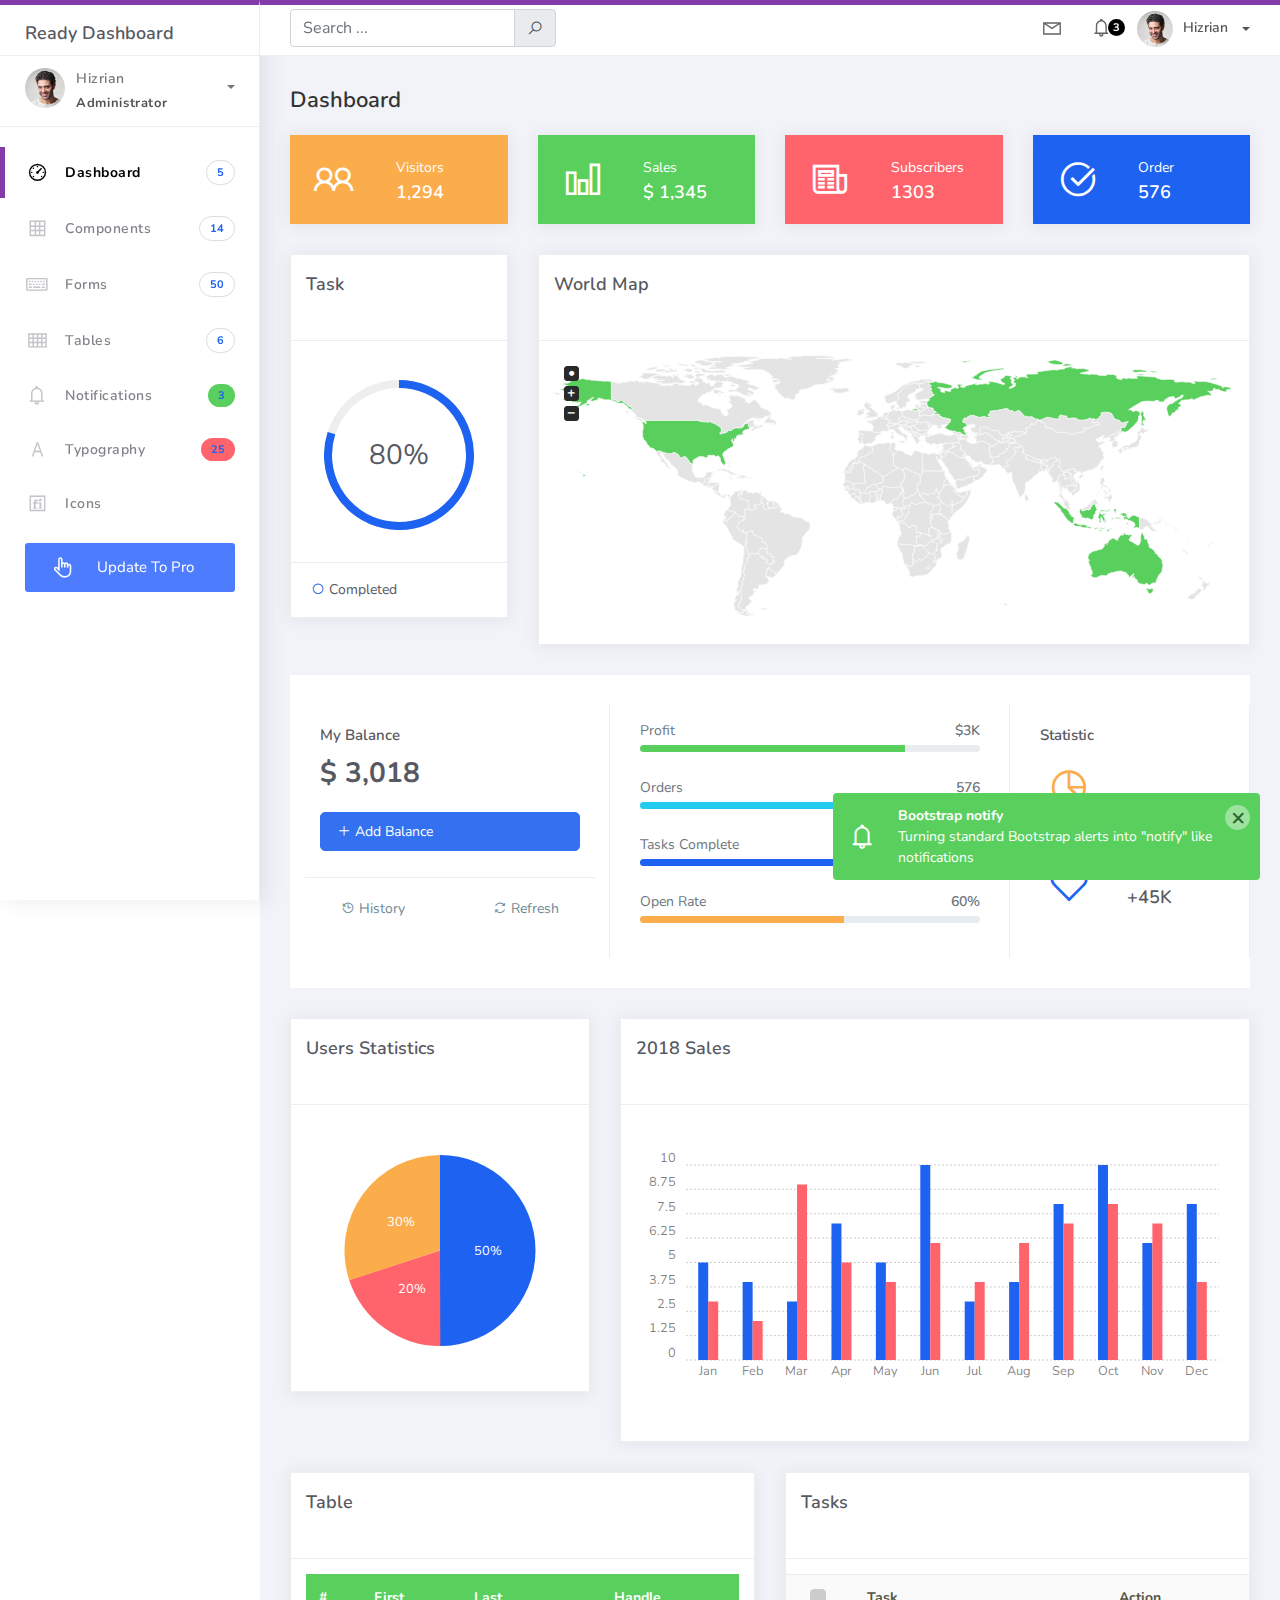
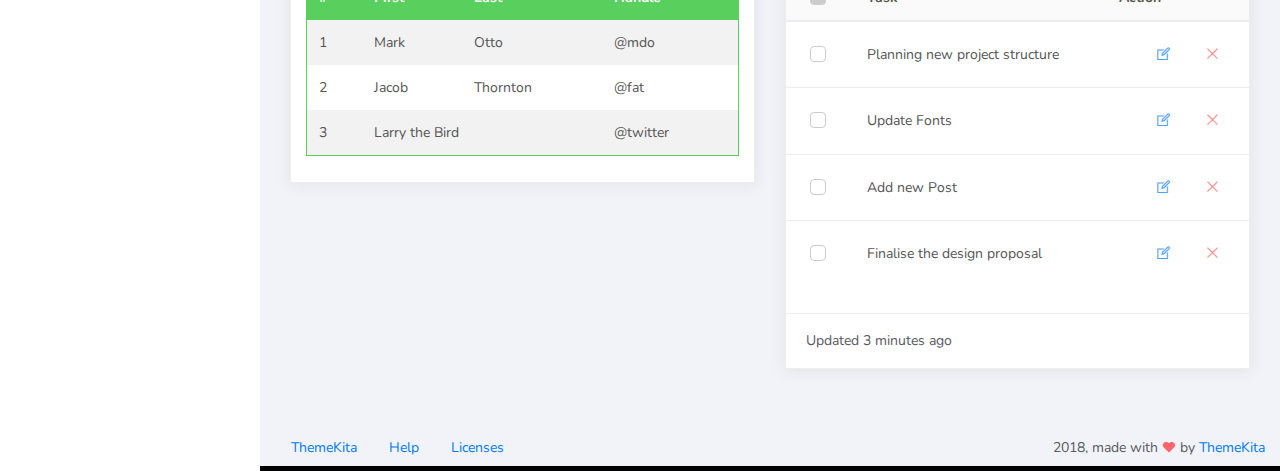
<file: MyPortfolioProject/wwwroot/Ready-Bootstrap-Dashboard-master/index.html>
<!DOCTYPE html>
<html>
<head>
	<meta http-equiv="X-UA-Compatible" content="IE=edge,chrome=1" />
	<title>Ready Bootstrap Dashboard</title>
	<meta content='width=device-width, initial-scale=1.0, maximum-scale=1.0, user-scalable=0, shrink-to-fit=no' name='viewport' />
	<link rel="stylesheet" href="assets/css/bootstrap.min.css">
	<link rel="stylesheet" href="https://fonts.googleapis.com/css?family=Nunito:200,200i,300,300i,400,400i,600,600i,700,700i,800,800i,900,900i">
	<link rel="stylesheet" href="assets/css/ready.css">
	<link rel="stylesheet" href="assets/css/demo.css">
</head>
<body>
	<div class="wrapper">
		<div class="main-header">
			<div class="logo-header">
				<a href="index.html" class="logo">
					Ready Dashboard
				</a>
				<button class="navbar-toggler sidenav-toggler ml-auto" type="button" data-toggle="collapse" data-target="collapse" aria-controls="sidebar" aria-expanded="false" aria-label="Toggle navigation">
					<span class="navbar-toggler-icon"></span>
				</button>
				<button class="topbar-toggler more"><i class="la la-ellipsis-v"></i></button>
			</div>
			<nav class="navbar navbar-header navbar-expand-lg">
				<div class="container-fluid">
					
					<form class="navbar-left navbar-form nav-search mr-md-3" action="">
						<div class="input-group">
							<input type="text" placeholder="Search ..." class="form-control">
							<div class="input-group-append">
								<span class="input-group-text">
									<i class="la la-search search-icon"></i>
								</span>
							</div>
						</div>
					</form>
					<ul class="navbar-nav topbar-nav ml-md-auto align-items-center">
						<li class="nav-item dropdown hidden-caret">
							<a class="nav-link dropdown-toggle" href="#" id="navbarDropdown" role="button" data-toggle="dropdown" aria-haspopup="true" aria-expanded="false">
								<i class="la la-envelope"></i>
							</a>
							<div class="dropdown-menu" aria-labelledby="navbarDropdown">
								<a class="dropdown-item" href="#">Action</a>
								<a class="dropdown-item" href="#">Another action</a>
								<div class="dropdown-divider"></div>
								<a class="dropdown-item" href="#">Something else here</a>
							</div>
						</li>
						<li class="nav-item dropdown hidden-caret">
							<a class="nav-link dropdown-toggle" href="#" id="navbarDropdown" role="button" data-toggle="dropdown" aria-haspopup="true" aria-expanded="false">
								<i class="la la-bell"></i>
								<span class="notification">3</span>
							</a>
							<ul class="dropdown-menu notif-box" aria-labelledby="navbarDropdown">
								<li>
									<div class="dropdown-title">You have 4 new notification</div>
								</li>
								<li>
									<div class="notif-center">
										<a href="#">
											<div class="notif-icon notif-primary"> <i class="la la-user-plus"></i> </div>
											<div class="notif-content">
												<span class="block">
													New user registered
												</span>
												<span class="time">5 minutes ago</span> 
											</div>
										</a>
										<a href="#">
											<div class="notif-icon notif-success"> <i class="la la-comment"></i> </div>
											<div class="notif-content">
												<span class="block">
													Rahmad commented on Admin
												</span>
												<span class="time">12 minutes ago</span> 
											</div>
										</a>
										<a href="#">
											<div class="notif-img"> 
												<img src="assets/img/profile2.jpg" alt="Img Profile">
											</div>
											<div class="notif-content">
												<span class="block">
													Reza send messages to you
												</span>
												<span class="time">12 minutes ago</span> 
											</div>
										</a>
										<a href="#">
											<div class="notif-icon notif-danger"> <i class="la la-heart"></i> </div>
											<div class="notif-content">
												<span class="block">
													Farrah liked Admin
												</span>
												<span class="time">17 minutes ago</span> 
											</div>
										</a>
									</div>
								</li>
								<li>
									<a class="see-all" href="javascript:void(0);"> <strong>See all notifications</strong> <i class="la la-angle-right"></i> </a>
								</li>
							</ul>
						</li>
						<li class="nav-item dropdown">
							<a class="dropdown-toggle profile-pic" data-toggle="dropdown" href="#" aria-expanded="false"> <img src="assets/img/profile.jpg" alt="user-img" width="36" class="img-circle"><span >Hizrian</span></span> </a>
							<ul class="dropdown-menu dropdown-user">
								<li>
									<div class="user-box">
										<div class="u-img"><img src="assets/img/profile.jpg" alt="user"></div>
										<div class="u-text">
											<h4>Hizrian</h4>
											<p class="text-muted">hello@themekita.com</p><a href="profile.html" class="btn btn-rounded btn-danger btn-sm">View Profile</a></div>
										</div>
									</li>
									<div class="dropdown-divider"></div>
									<a class="dropdown-item" href="#"><i class="ti-user"></i> My Profile</a>
									<a class="dropdown-item" href="#"></i> My Balance</a>
									<a class="dropdown-item" href="#"><i class="ti-email"></i> Inbox</a>
									<div class="dropdown-divider"></div>
									<a class="dropdown-item" href="#"><i class="ti-settings"></i> Account Setting</a>
									<div class="dropdown-divider"></div>
									<a class="dropdown-item" href="#"><i class="fa fa-power-off"></i> Logout</a>
								</ul>
								<!-- /.dropdown-user -->
							</li>
						</ul>
					</div>
				</nav>
			</div>
			<div class="sidebar">
				<div class="scrollbar-inner sidebar-wrapper">
					<div class="user">
						<div class="photo">
							<img src="assets/img/profile.jpg">
						</div>
						<div class="info">
							<a class="" data-toggle="collapse" href="#collapseExample" aria-expanded="true">
								<span>
									Hizrian
									<span class="user-level">Administrator</span>
									<span class="caret"></span>
								</span>
							</a>
							<div class="clearfix"></div>

							<div class="collapse in" id="collapseExample" aria-expanded="true" style="">
								<ul class="nav">
									<li>
										<a href="#profile">
											<span class="link-collapse">My Profile</span>
										</a>
									</li>
									<li>
										<a href="#edit">
											<span class="link-collapse">Edit Profile</span>
										</a>
									</li>
									<li>
										<a href="#settings">
											<span class="link-collapse">Settings</span>
										</a>
									</li>
								</ul>
							</div>
						</div>
					</div>
					<ul class="nav">
						<li class="nav-item active">
							<a href="index.html">
								<i class="la la-dashboard"></i>
								<p>Dashboard</p>
								<span class="badge badge-count">5</span>
							</a>
						</li>
						<li class="nav-item">
							<a href="components.html">
								<i class="la la-table"></i>
								<p>Components</p>
								<span class="badge badge-count">14</span>
							</a>
						</li>
						<li class="nav-item">
							<a href="forms.html">
								<i class="la la-keyboard-o"></i>
								<p>Forms</p>
								<span class="badge badge-count">50</span>
							</a>
						</li>
						<li class="nav-item">
							<a href="tables.html">
								<i class="la la-th"></i>
								<p>Tables</p>
								<span class="badge badge-count">6</span>
							</a>
						</li>
						<li class="nav-item">
							<a href="notifications.html">
								<i class="la la-bell"></i>
								<p>Notifications</p>
								<span class="badge badge-success">3</span>
							</a>
						</li>
						<li class="nav-item">
							<a href="typography.html">
								<i class="la la-font"></i>
								<p>Typography</p>
								<span class="badge badge-danger">25</span>
							</a>
						</li>
						<li class="nav-item">
							<a href="icons.html">
								<i class="la la-fonticons"></i>
								<p>Icons</p>
							</a>
						</li>
						<li class="nav-item update-pro">
							<button  data-toggle="modal" data-target="#modalUpdate">
								<i class="la la-hand-pointer-o"></i>
								<p>Update To Pro</p>
							</button>
						</li>
					</ul>
				</div>
			</div>
			<div class="main-panel">
				<div class="content">
					<div class="container-fluid">
						<h4 class="page-title">Dashboard</h4>
						<div class="row">
							<div class="col-md-3">
								<div class="card card-stats card-warning">
									<div class="card-body ">
										<div class="row">
											<div class="col-5">
												<div class="icon-big text-center">
													<i class="la la-users"></i>
												</div>
											</div>
											<div class="col-7 d-flex align-items-center">
												<div class="numbers">
													<p class="card-category">Visitors</p>
													<h4 class="card-title">1,294</h4>
												</div>
											</div>
										</div>
									</div>
								</div>
							</div>
							<div class="col-md-3">
								<div class="card card-stats card-success">
									<div class="card-body ">
										<div class="row">
											<div class="col-5">
												<div class="icon-big text-center">
													<i class="la la-bar-chart"></i>
												</div>
											</div>
											<div class="col-7 d-flex align-items-center">
												<div class="numbers">
													<p class="card-category">Sales</p>
													<h4 class="card-title">$ 1,345</h4>
												</div>
											</div>
										</div>
									</div>
								</div>
							</div>
							<div class="col-md-3">
								<div class="card card-stats card-danger">
									<div class="card-body">
										<div class="row">
											<div class="col-5">
												<div class="icon-big text-center">
													<i class="la la-newspaper-o"></i>
												</div>
											</div>
											<div class="col-7 d-flex align-items-center">
												<div class="numbers">
													<p class="card-category">Subscribers</p>
													<h4 class="card-title">1303</h4>
												</div>
											</div>
										</div>
									</div>
								</div>
							</div>
							<div class="col-md-3">
								<div class="card card-stats card-primary">
									<div class="card-body ">
										<div class="row">
											<div class="col-5">
												<div class="icon-big text-center">
													<i class="la la-check-circle"></i>
												</div>
											</div>
											<div class="col-7 d-flex align-items-center">
												<div class="numbers">
													<p class="card-category">Order</p>
													<h4 class="card-title">576</h4>
												</div>
											</div>
										</div>
									</div>
								</div>
							</div>
<!-- 							<div class="col-md-3">
								<div class="card card-stats">
									<div class="card-body ">
										<div class="row">
											<div class="col-5">
												<div class="icon-big text-center icon-warning">
													<i class="la la-pie-chart text-warning"></i>
												</div>
											</div>
											<div class="col-7 d-flex align-items-center">
												<div class="numbers">
													<p class="card-category">Number</p>
													<h4 class="card-title">150GB</h4>
												</div>
											</div>
										</div>
									</div>
								</div>
							</div>
							<div class="col-md-3">
								<div class="card card-stats">
									<div class="card-body ">
										<div class="row">
											<div class="col-5">
												<div class="icon-big text-center">
													<i class="la la-bar-chart text-success"></i>
												</div>
											</div>
											<div class="col-7 d-flex align-items-center">
												<div class="numbers">
													<p class="card-category">Revenue</p>
													<h4 class="card-title">$ 1,345</h4>
												</div>
											</div>
										</div>
									</div>
								</div>
							</div>
							<div class="col-md-3">
								<div class="card card-stats">
									<div class="card-body">
										<div class="row">
											<div class="col-5">
												<div class="icon-big text-center">
													<i class="la la-times-circle-o text-danger"></i>
												</div>
											</div>
											<div class="col-7 d-flex align-items-center">
												<div class="numbers">
													<p class="card-category">Errors</p>
													<h4 class="card-title">23</h4>
												</div>
											</div>
										</div>
									</div>
								</div>
							</div>
							<div class="col-md-3">
								<div class="card card-stats">
									<div class="card-body">
										<div class="row">
											<div class="col-5">
												<div class="icon-big text-center">
													<i class="la la-heart-o text-primary"></i>
												</div>
											</div>
											<div class="col-7 d-flex align-items-center">
												<div class="numbers">
													<p class="card-category">Followers</p>
													<h4 class="card-title">+45K</h4>
												</div>
											</div>
										</div>
									</div>
								</div>
							</div> -->
						</div>
						<div class="row">
							<div class="col-md-3">
								<div class="card">
									<div class="card-header">
										<h4 class="card-title">Task</h4>
										<p class="card-category">Complete</p>
									</div>
									<div class="card-body">
										<div id="task-complete" class="chart-circle mt-4 mb-3"></div>
									</div>
									<div class="card-footer">
										<div class="legend"><i class="la la-circle text-primary"></i> Completed</div>
									</div>
								</div>
							</div>
							<div class="col-md-9">
								<div class="card">
									<div class="card-header">
										<h4 class="card-title">World Map</h4>
										<p class="card-category">
										Map of the distribution of users around the world</p>
									</div>
									<div class="card-body">
										<div class="mapcontainer">
											<div class="map">
												<span>Alternative content for the map</span>
											</div>
										</div>
									</div>
								</div>
							</div>
						</div>
						<div class="row row-card-no-pd">
							<div class="col-md-4">
								<div class="card">
									<div class="card-body">
										<p class="fw-bold mt-1">My Balance</p>
										<h4><b>$ 3,018</b></h4>
										<a href="#" class="btn btn-primary btn-full text-left mt-3 mb-3"><i class="la la-plus"></i> Add Balance</a>
									</div>
									<div class="card-footer">
										<ul class="nav">
											<li class="nav-item"><a class="btn btn-default btn-link" href="#"><i class="la la-history"></i> History</a></li>
											<li class="nav-item ml-auto"><a class="btn btn-default btn-link" href="#"><i class="la la-refresh"></i> Refresh</a></li>
										</ul>
									</div>
								</div>
							</div>
							<div class="col-md-5">
								<div class="card">
									<div class="card-body">
										<div class="progress-card">
											<div class="d-flex justify-content-between mb-1">
												<span class="text-muted">Profit</span>
												<span class="text-muted fw-bold"> $3K</span>
											</div>
											<div class="progress mb-2" style="height: 7px;">
												<div class="progress-bar bg-success" role="progressbar" style="width: 78%" aria-valuenow="78" aria-valuemin="0" aria-valuemax="100" data-toggle="tooltip" data-placement="top" title="78%"></div>
											</div>
										</div>
										<div class="progress-card">
											<div class="d-flex justify-content-between mb-1">
												<span class="text-muted">Orders</span>
												<span class="text-muted fw-bold"> 576</span>
											</div>
											<div class="progress mb-2" style="height: 7px;">
												<div class="progress-bar bg-info" role="progressbar" style="width: 65%" aria-valuenow="60" aria-valuemin="0" aria-valuemax="100" data-toggle="tooltip" data-placement="top" title="65%"></div>
											</div>
										</div>
										<div class="progress-card">
											<div class="d-flex justify-content-between mb-1">
												<span class="text-muted">Tasks Complete</span>
												<span class="text-muted fw-bold"> 70%</span>
											</div>
											<div class="progress mb-2" style="height: 7px;">
												<div class="progress-bar bg-primary" role="progressbar" style="width: 70%" aria-valuenow="70" aria-valuemin="0" aria-valuemax="100" data-toggle="tooltip" data-placement="top" title="70%"></div>
											</div>
										</div>
										<div class="progress-card">
											<div class="d-flex justify-content-between mb-1">
												<span class="text-muted">Open Rate</span>
												<span class="text-muted fw-bold"> 60%</span>
											</div>
											<div class="progress mb-2" style="height: 7px;">
												<div class="progress-bar bg-warning" role="progressbar" style="width: 60%" aria-valuenow="60" aria-valuemin="0" aria-valuemax="100" data-toggle="tooltip" data-placement="top" title="60%"></div>
											</div>
										</div>
									</div>
								</div>
							</div>
							<div class="col-md-3">
								<div class="card card-stats">
									<div class="card-body">
										<p class="fw-bold mt-1">Statistic</p>
										<div class="row">
											<div class="col-5">
												<div class="icon-big text-center icon-warning">
													<i class="la la-pie-chart text-warning"></i>
												</div>
											</div>
											<div class="col-7 d-flex align-items-center">
												<div class="numbers">
													<p class="card-category">Number</p>
													<h4 class="card-title">150GB</h4>
												</div>
											</div>
										</div>
										<hr/>
										<div class="row">
											<div class="col-5">
												<div class="icon-big text-center">
													<i class="la la-heart-o text-primary"></i>
												</div>
											</div>
											<div class="col-7 d-flex align-items-center">
												<div class="numbers">
													<p class="card-category">Followers</p>
													<h4 class="card-title">+45K</h4>
												</div>
											</div>
										</div>
									</div>
								</div>
							</div>
						</div>
						<div class="row">
							<div class="col-md-4">
								<div class="card">
									<div class="card-header">
										<h4 class="card-title">Users Statistics</h4>
										<p class="card-category">
										Users statistics this month</p>
									</div>
									<div class="card-body">
										<div id="monthlyChart" class="chart chart-pie"></div>
									</div>
								</div>
							</div>
							<div class="col-md-8">
								<div class="card">
									<div class="card-header">
										<h4 class="card-title">2018 Sales</h4>
										<p class="card-category">
										Number of products sold</p>
									</div>
									<div class="card-body">
										<div id="salesChart" class="chart"></div>
									</div>
								</div>
							</div>
							<div class="col-md-6">
								<div class="card">
									<div class="card-header ">
										<h4 class="card-title">Table</h4>
										<p class="card-category">Users Table</p>
									</div>
									<div class="card-body">
										<table class="table table-head-bg-success table-striped table-hover">
											<thead>
												<tr>
													<th scope="col">#</th>
													<th scope="col">First</th>
													<th scope="col">Last</th>
													<th scope="col">Handle</th>
												</tr>
											</thead>
											<tbody>
												<tr>
													<td>1</td>
													<td>Mark</td>
													<td>Otto</td>
													<td>@mdo</td>
												</tr>
												<tr>
													<td>2</td>
													<td>Jacob</td>
													<td>Thornton</td>
													<td>@fat</td>
												</tr>
												<tr>
													<td>3</td>
													<td colspan="2">Larry the Bird</td>
													<td>@twitter</td>
												</tr>
											</tbody>
										</table>
									</div>
								</div>
							</div>
							<div class="col-md-6">
								<div class="card card-tasks">
									<div class="card-header ">
										<h4 class="card-title">Tasks</h4>
										<p class="card-category">To Do List</p>
									</div>
									<div class="card-body ">
										<div class="table-full-width">
											<table class="table">
												<thead>
													<tr>
														<th>
															<div class="form-check">
																<label class="form-check-label">
																	<input class="form-check-input  select-all-checkbox" type="checkbox" data-select="checkbox" data-target=".task-select">
																	<span class="form-check-sign"></span>
																</label>
															</div>
														</th>
														<th>Task</th>
														<th>Action</th>
													</tr>
												</thead>
												<tbody>
													<tr>
														<td>
															<div class="form-check">
																<label class="form-check-label">
																	<input class="form-check-input task-select" type="checkbox">
																	<span class="form-check-sign"></span>
																</label>
															</div>
														</td>
														<td>Planning new project structure</td>
														<td class="td-actions text-right">
															<div class="form-button-action">
																<button type="button" data-toggle="tooltip" title="Edit Task" class="btn btn-link <btn-simple-primary">
																	<i class="la la-edit"></i>
																</button>
																<button type="button" data-toggle="tooltip" title="Remove" class="btn btn-link btn-simple-danger">
																	<i class="la la-times"></i>
																</button>
															</div>
														</td>
													</tr>
													<tr>
														<td>
															<div class="form-check">
																<label class="form-check-label">
																	<input class="form-check-input task-select" type="checkbox">
																	<span class="form-check-sign"></span>
																</label>
															</div>
														</td>
														<td>Update Fonts</td>
														<td class="td-actions text-right">
															<div class="form-button-action">
																<button type="button" data-toggle="tooltip" title="Edit Task" class="btn btn-link <btn-simple-primary">
																	<i class="la la-edit"></i>
																</button>
																<button type="button" data-toggle="tooltip" title="Remove" class="btn btn-link btn-simple-danger">
																	<i class="la la-times"></i>
																</button>
															</div>
														</td>
													</tr>
													<tr>
														<td>
															<div class="form-check">
																<label class="form-check-label">
																	<input class="form-check-input task-select" type="checkbox">
																	<span class="form-check-sign"></span>
																</label>
															</div>
														</td>
														<td>Add new Post
														</td>
														<td class="td-actions text-right">
															<div class="form-button-action">
																<button type="button" data-toggle="tooltip" title="Edit Task" class="btn btn-link <btn-simple-primary">
																	<i class="la la-edit"></i>
																</button>
																<button type="button" data-toggle="tooltip" title="Remove" class="btn btn-link btn-simple-danger">
																	<i class="la la-times"></i>
																</button>
															</div>
														</td>
													</tr>
													<tr>
														<td>
															<div class="form-check">
																<label class="form-check-label">
																	<input class="form-check-input task-select" type="checkbox">
																	<span class="form-check-sign"></span>
																</label>
															</div>
														</td>
														<td>Finalise the design proposal</td>
														<td class="td-actions text-right">
															<div class="form-button-action">
																<button type="button" data-toggle="tooltip" title="Edit Task" class="btn btn-link <btn-simple-primary">
																	<i class="la la-edit"></i>
																</button>
																<button type="button" data-toggle="tooltip" title="Remove" class="btn btn-link btn-simple-danger">
																	<i class="la la-times"></i>
																</button>
															</div>
														</td>
													</tr>
												</tbody>
											</table>
										</div>
									</div>
									<div class="card-footer ">
										<div class="stats">
											<i class="now-ui-icons loader_refresh spin"></i> Updated 3 minutes ago
										</div>
									</div>
								</div>
							</div>
						</div>
					</div>
				</div>
				<footer class="footer">
					<div class="container-fluid">
						<nav class="pull-left">
							<ul class="nav">
								<li class="nav-item">
									<a class="nav-link" href="http://www.themekita.com">
										ThemeKita
									</a>
								</li>
								<li class="nav-item">
									<a class="nav-link" href="#">
										Help
									</a>
								</li>
								<li class="nav-item">
									<a class="nav-link" href="https://themewagon.com/license/#free-item">
										Licenses
									</a>
								</li>
							</ul>
						</nav>
						<div class="copyright ml-auto">
							2018, made with <i class="la la-heart heart text-danger"></i> by <a href="http://www.themekita.com">ThemeKita</a>
						</div>				
					</div>
				</footer>
			</div>
		</div>
	</div>
	<!-- Modal -->
	<div class="modal fade" id="modalUpdate" tabindex="-1" role="dialog" aria-labelledby="modalUpdatePro" aria-hidden="true">
		<div class="modal-dialog modal-dialog-centered" role="document">
			<div class="modal-content">
				<div class="modal-header bg-primary">
					<h6 class="modal-title"><i class="la la-frown-o"></i> Under Development</h6>
					<button type="button" class="close" data-dismiss="modal" aria-label="Close">
						<span aria-hidden="true">&times;</span>
					</button>
				</div>
				<div class="modal-body text-center">									
					<p>Currently the pro version of the <b>Ready Dashboard</b> Bootstrap is in progress development</p>
					<p>
						<b>We'll let you know when it's done</b></p>
				</div>
				<div class="modal-footer">
					<button type="button" class="btn btn-secondary" data-dismiss="modal">Close</button>
				</div>
			</div>
		</div>
	</div>
</body>
<script src="assets/js/core/jquery.3.2.1.min.js"></script>
<script src="assets/js/plugin/jquery-ui-1.12.1.custom/jquery-ui.min.js"></script>
<script src="assets/js/core/popper.min.js"></script>
<script src="assets/js/core/bootstrap.min.js"></script>
<script src="assets/js/plugin/chartist/chartist.min.js"></script>
<script src="assets/js/plugin/chartist/plugin/chartist-plugin-tooltip.min.js"></script>
<script src="assets/js/plugin/bootstrap-notify/bootstrap-notify.min.js"></script>
<script src="assets/js/plugin/bootstrap-toggle/bootstrap-toggle.min.js"></script>
<script src="assets/js/plugin/jquery-mapael/jquery.mapael.min.js"></script>
<script src="assets/js/plugin/jquery-mapael/maps/world_countries.min.js"></script>
<script src="assets/js/plugin/chart-circle/circles.min.js"></script>
<script src="assets/js/plugin/jquery-scrollbar/jquery.scrollbar.min.js"></script>
<script src="assets/js/ready.min.js"></script>
<script src="assets/js/demo.js"></script>
</html>
</file>
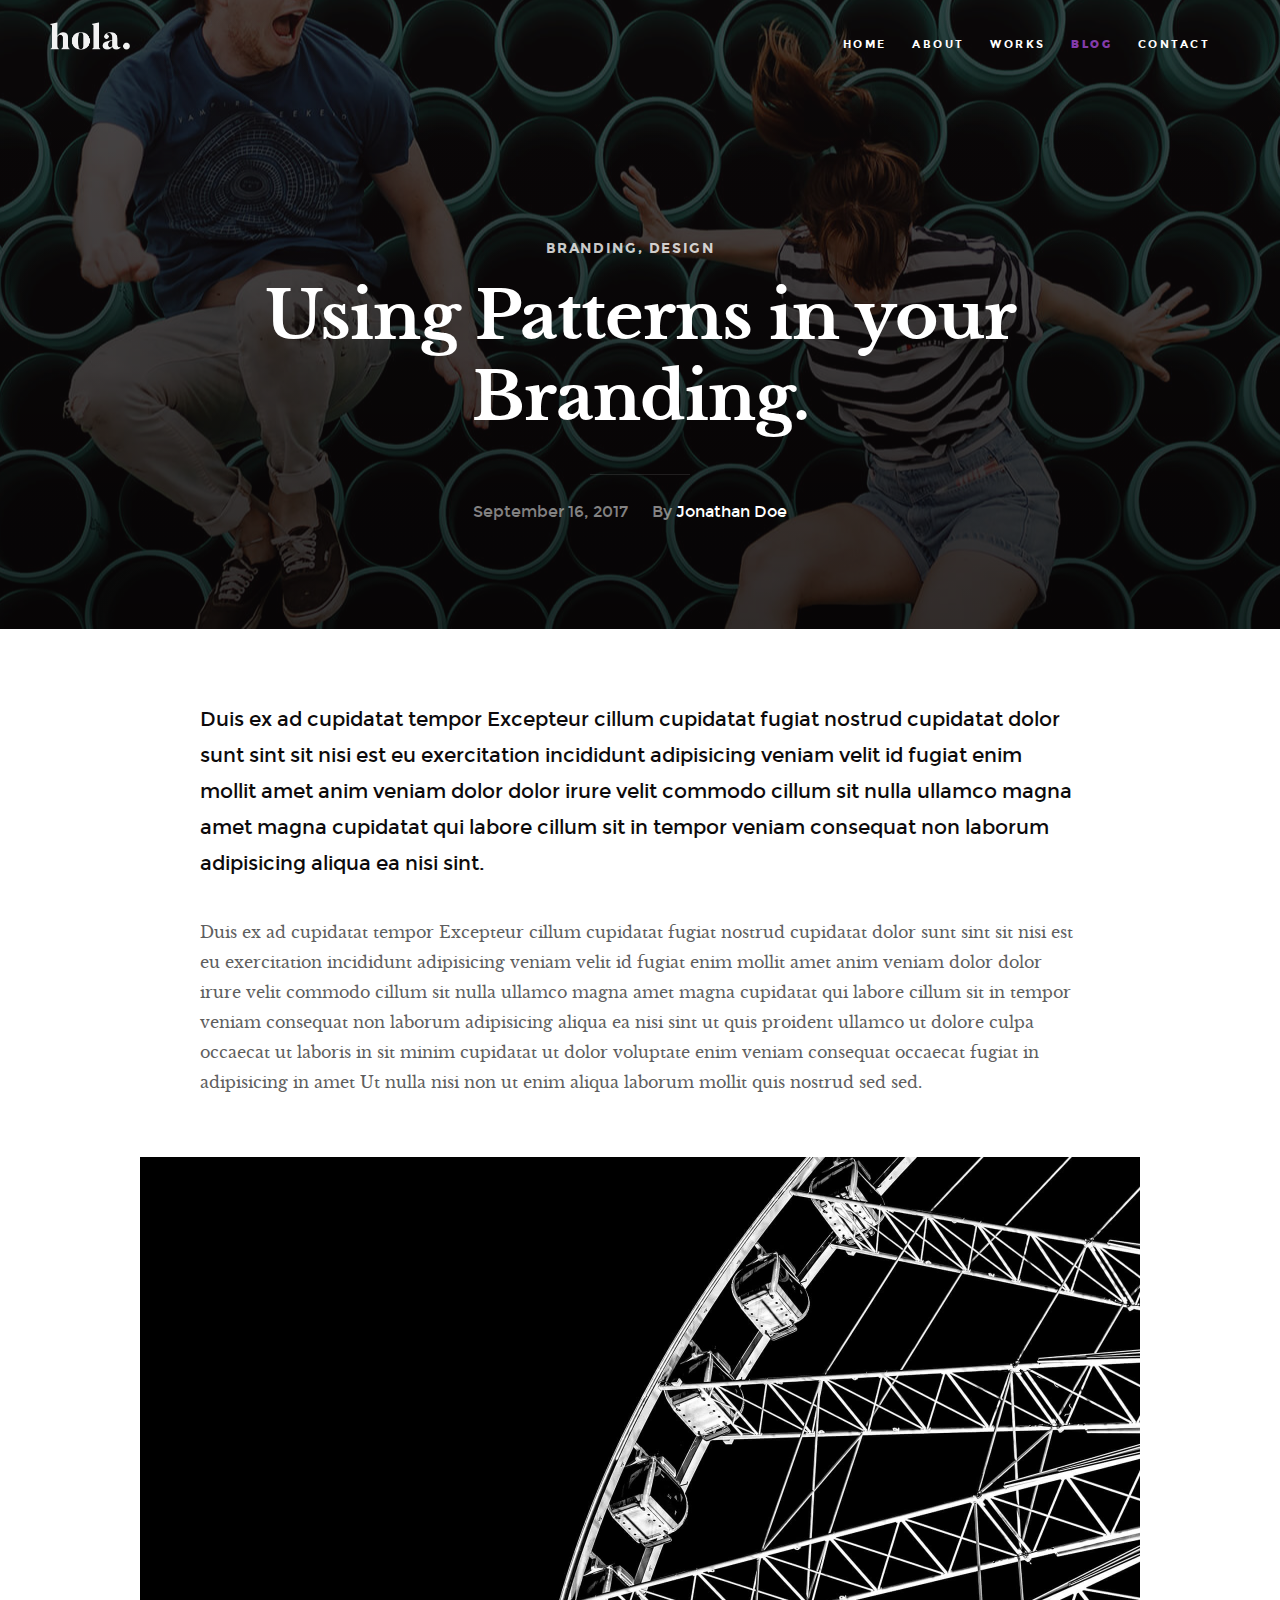
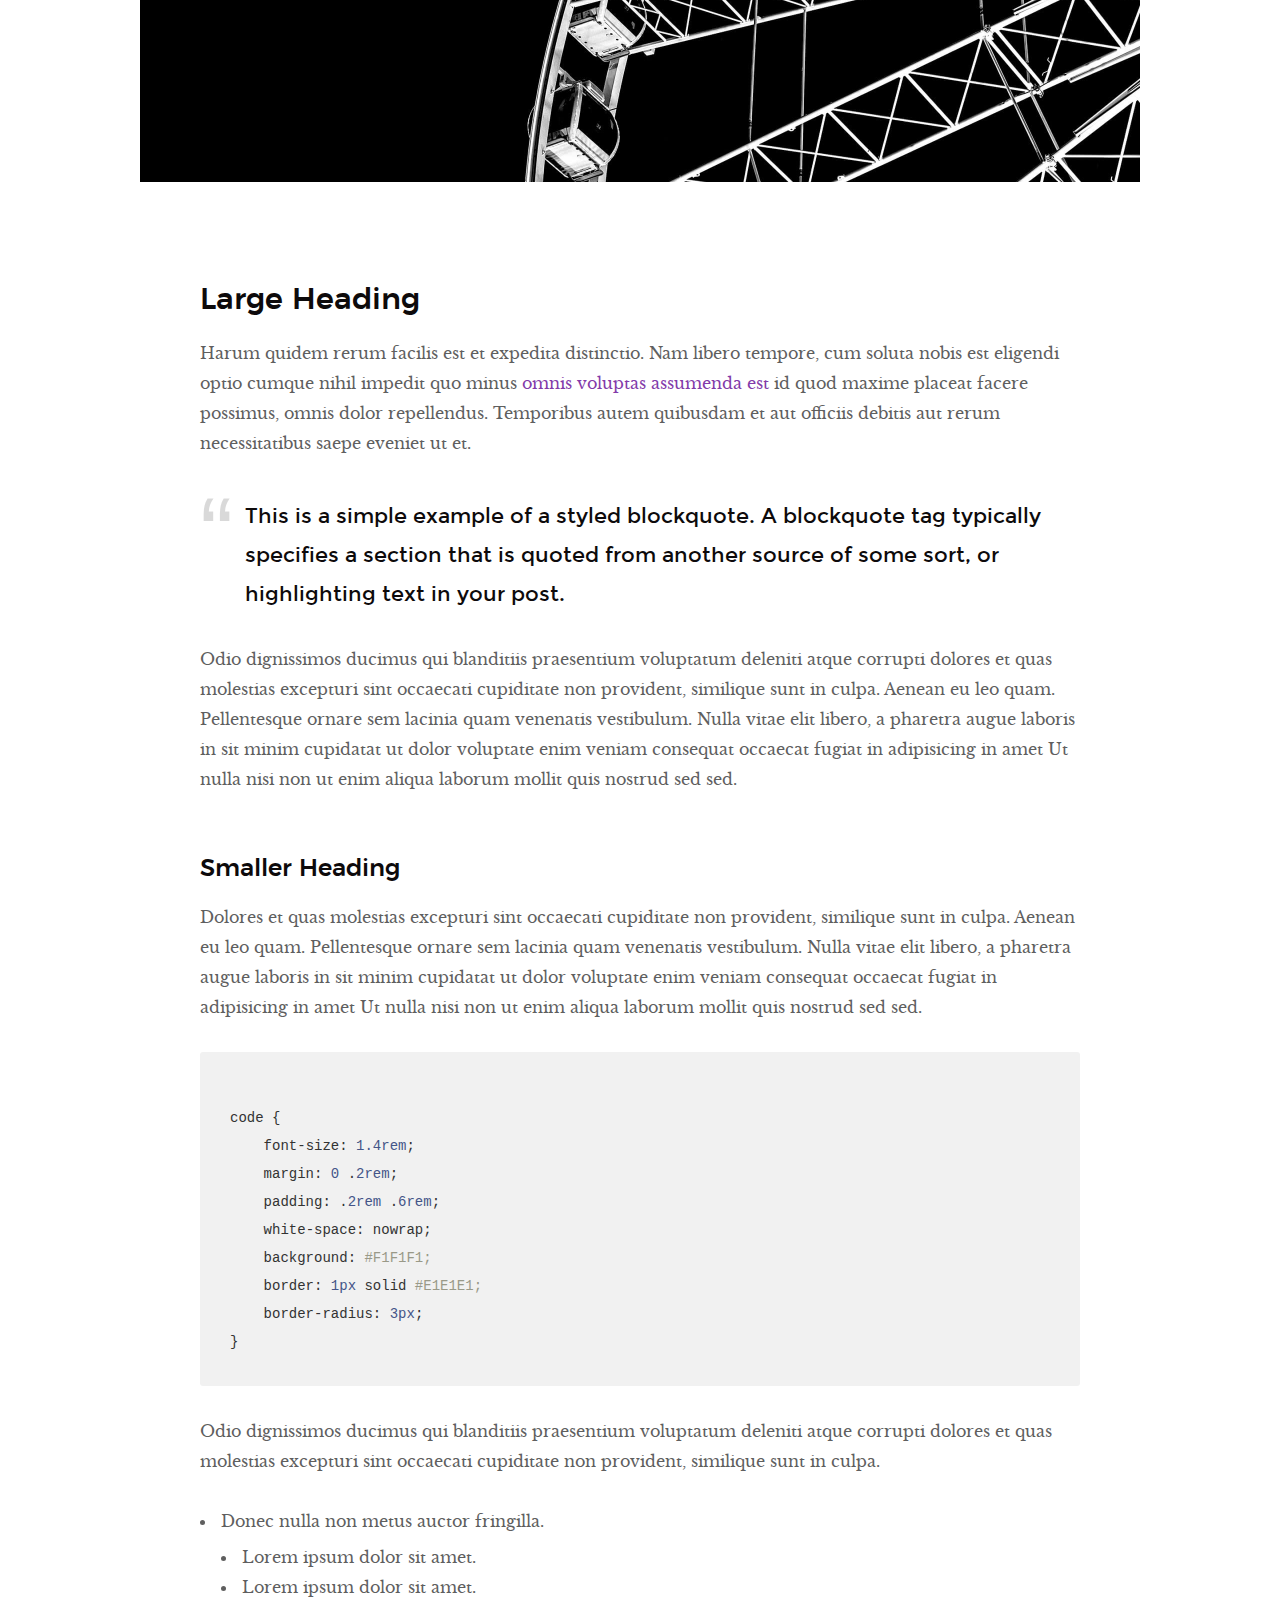
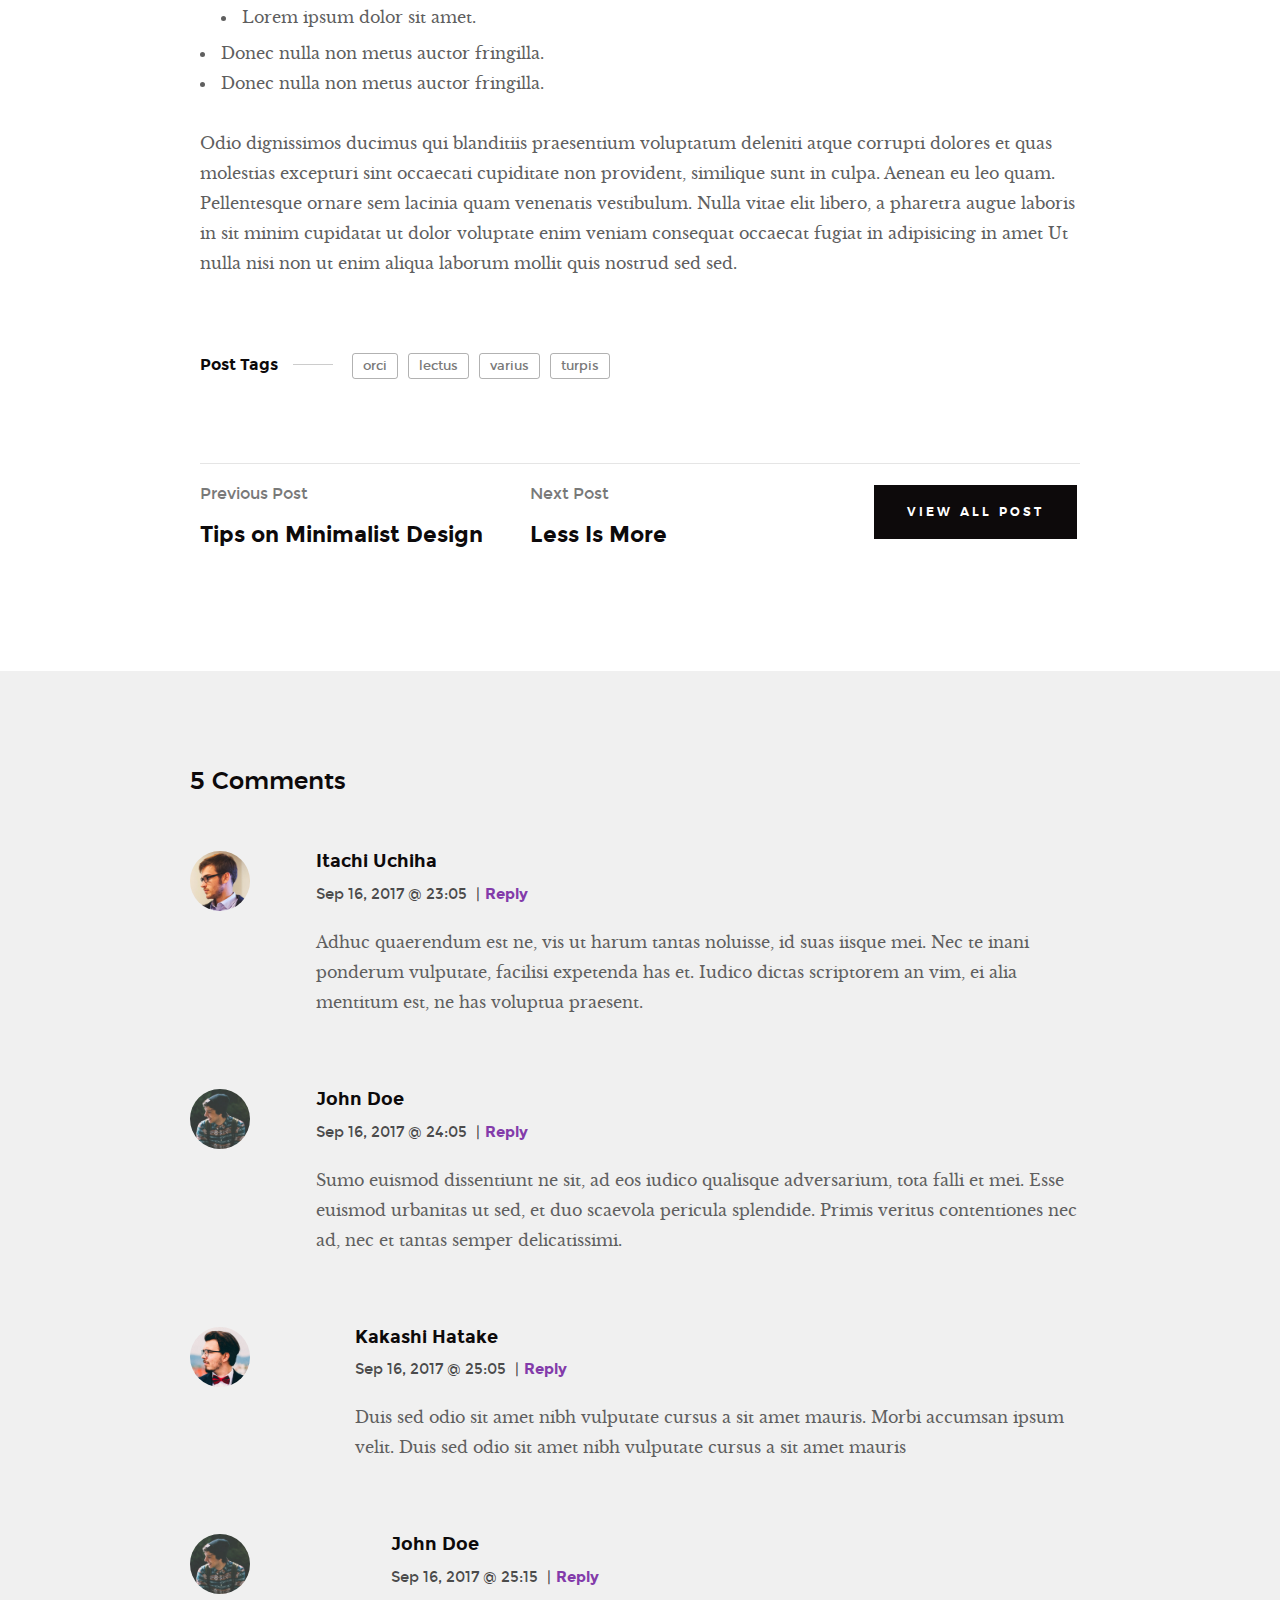
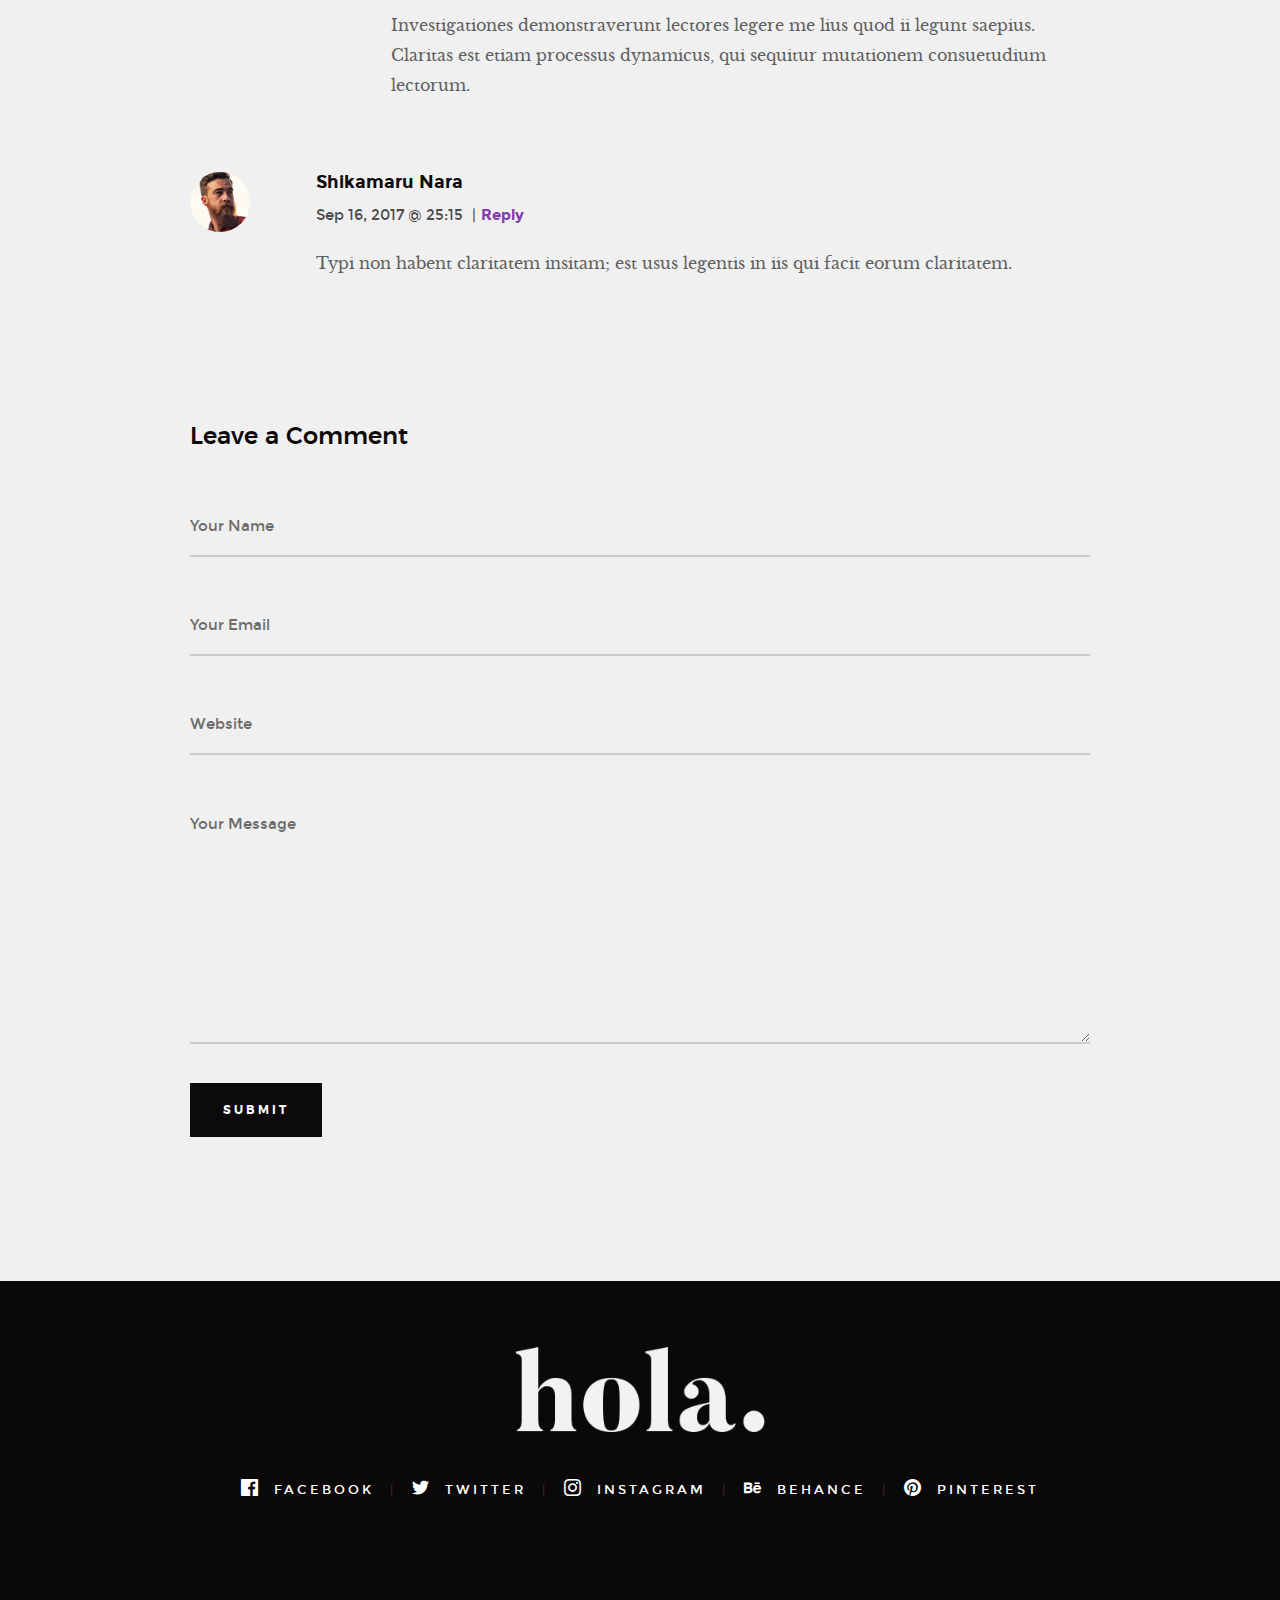
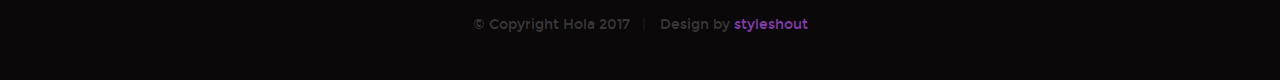
<file: MyPortfolioProject/wwwroot/hola-master/blog-single.html>
<!DOCTYPE html>
<!--[if lt IE 9 ]><html class="no-js oldie" lang="en"> <![endif]-->
<!--[if IE 9 ]><html class="no-js oldie ie9" lang="en"> <![endif]-->
<!--[if (gte IE 9)|!(IE)]><!-->
<html class="no-js" lang="en">
<!--<![endif]-->

<head>

    <!--- basic page needs
    ================================================== -->
    <meta charset="utf-8">
    <title>Blog Single - Hola</title>
    <meta name="description" content="">
    <meta name="author" content="">

    <!-- mobile specific metas
    ================================================== -->
    <meta name="viewport" content="width=device-width, initial-scale=1">

    <!-- CSS
    ================================================== -->
    <link rel="stylesheet" href="css/base.css">
    <link rel="stylesheet" href="css/vendor.css">
    <link rel="stylesheet" href="css/main.css">

    <!-- script
    ================================================== -->
    <script src="js/modernizr.js"></script>
    <script src="js/pace.min.js"></script>

    <!-- favicons
    ================================================== -->
    <link rel="shortcut icon" href="favicon.ico" type="image/x-icon">
    <link rel="icon" href="favicon.ico" type="image/x-icon">

</head>


<body id="top">

    <!-- header
    ================================================== -->
    <header class="s-header">
            
        <div class="header-logo">
            <a class="site-logo" href="index.html"><img src="images/logo.png" alt="Homepage"></a>
        </div>

        <nav class="header-nav-wrap">
            <ul class="header-nav">
                <li><a href="index.html#home" title="home">Home</a></li>
                <li><a href="index.html#about" title="about">About</a></li>
                <li><a href="index.html#works" title="works">Works</a></li>
                <li class="current"><a href="blog.html" title="blog">Blog</a></li>
                <li><a href="index.html#contact" title="contact">Contact</a></li>	
            </ul>
        </nav>

        <a class="header-menu-toggle" href="#0"><span>Menu</span></a>

    </header> <!-- end s-header -->


    <article class="blog-single">

        <!-- page header/blog hero
        ================================================== -->
        <div class="page-header page-header--single page-hero" style="background-image:url(images/blog/blog-bg-02.jpg)">
        
            <div class="row page-header__content narrow">
                <article class="col-full">
                    <div class="page-header__info">
                        <div class="page-header__cat">
                            <a href="#0">Branding</a><a href="#0">Design</a>
                        </div>
                    </div>
                    <h1 class="page-header__title">
                        <a href="#0" title="">
                            Using Patterns in your Branding.
                        </a>
                    </h1>
                    <ul class="page-header__meta">
                        <li class="date">September 16, 2017</li>
                        <li class="author">
                            By
                            <span>Jonathan Doe</span>
                        </li>
                    </ul>
                    
                </article>
            </div>
    
        </div> <!-- end page-header -->

        <div class="row blog-content">
            <div class="col-full blog-content__main">

                <p class="lead">Duis ex ad cupidatat tempor Excepteur cillum cupidatat fugiat nostrud cupidatat dolor sunt sint sit nisi est eu exercitation incididunt adipisicing veniam velit id fugiat enim mollit amet anim veniam dolor dolor irure velit commodo cillum sit nulla ullamco magna amet magna cupidatat qui labore cillum sit in tempor veniam consequat non laborum adipisicing aliqua ea nisi sint.</p>
                
                <p>Duis ex ad cupidatat tempor Excepteur cillum cupidatat fugiat nostrud cupidatat dolor sunt sint sit nisi est eu exercitation incididunt adipisicing veniam velit id fugiat enim mollit amet anim veniam dolor dolor irure velit commodo cillum sit nulla ullamco magna amet magna cupidatat qui labore cillum sit in tempor veniam consequat non laborum adipisicing aliqua ea nisi sint ut quis proident ullamco ut dolore culpa occaecat ut laboris in sit minim cupidatat ut dolor voluptate enim veniam consequat occaecat fugiat in adipisicing in amet Ut nulla nisi non ut enim aliqua laborum mollit quis nostrud sed sed.
                </p>

                <p>
                <img src="images/wheel-1000.jpg" 
                     srcset="images/wheel-2000.jpg 2000w, 
                        images/wheel-1000.jpg 1000w, 
                        images/wheel-500.jpg 500w" 
                     sizes="(max-width: 2000px) 100vw, 2000px" alt="">
                </p>

                <h2>Large Heading</h2>

                <p>Harum quidem rerum facilis est et expedita distinctio. Nam libero tempore, cum soluta nobis est eligendi optio cumque nihil impedit quo minus <a href="http://#">omnis voluptas assumenda est</a> id quod maxime placeat facere possimus, omnis dolor repellendus. Temporibus autem quibusdam et aut officiis debitis aut rerum necessitatibus saepe eveniet ut et.</p>

                <blockquote><p>This is a simple example of a styled blockquote. A blockquote tag typically specifies a section that is quoted from another source of some sort, or highlighting text in your post.</p></blockquote>

                <p>Odio dignissimos ducimus qui blanditiis praesentium voluptatum deleniti atque corrupti dolores et quas molestias excepturi sint occaecati cupiditate non provident, similique sunt in culpa. Aenean eu leo quam. Pellentesque ornare sem lacinia quam venenatis vestibulum. Nulla vitae elit libero, a pharetra augue laboris in sit minim cupidatat ut dolor voluptate enim veniam consequat occaecat fugiat in adipisicing in amet Ut nulla nisi non ut enim aliqua laborum mollit quis nostrud sed sed.</p>

                <h3>Smaller Heading</h3>

                <p>Dolores et quas molestias excepturi sint occaecati cupiditate non provident, similique sunt in culpa. Aenean eu leo quam. Pellentesque ornare sem lacinia quam venenatis vestibulum. Nulla vitae elit libero, a pharetra augue laboris in sit minim cupidatat ut dolor voluptate enim veniam consequat occaecat fugiat in adipisicing in amet Ut nulla nisi non ut enim aliqua laborum mollit quis nostrud sed sed.

<pre><code>
code {
    font-size: 1.4rem;
    margin: 0 .2rem;
    padding: .2rem .6rem;
    white-space: nowrap;
    background: #F1F1F1;
    border: 1px solid #E1E1E1;	
    border-radius: 3px;
}
</code></pre>

                <p>Odio dignissimos ducimus qui blanditiis praesentium voluptatum deleniti atque corrupti dolores et quas molestias excepturi sint occaecati cupiditate non provident, similique sunt in culpa.</p>

                <ul>
                    <li>Donec nulla non metus auctor fringilla.
                        <ul>
                            <li>Lorem ipsum dolor sit amet.</li>
                            <li>Lorem ipsum dolor sit amet.</li>
                            <li>Lorem ipsum dolor sit amet.</li>
                        </ul>
                    </li>
                    <li>Donec nulla non metus auctor fringilla.</li>
                    <li>Donec nulla non metus auctor fringilla.</li>
                </ul>

                <p>Odio dignissimos ducimus qui blanditiis praesentium voluptatum deleniti atque corrupti dolores et quas molestias excepturi sint occaecati cupiditate non provident, similique sunt in culpa. Aenean eu leo quam. Pellentesque ornare sem lacinia quam venenatis vestibulum. Nulla vitae elit libero, a pharetra augue laboris in sit minim cupidatat ut dolor voluptate enim veniam consequat occaecat fugiat in adipisicing in amet Ut nulla nisi non ut enim aliqua laborum mollit quis nostrud sed sed.</p>

                <p class="blog-content__tags">
                    <span>Post Tags</span>

                    <span class="blog-content__tag-list">
                        <a href="#0">orci</a>
                        <a href="#0">lectus</a>
                        <a href="#0">varius</a>
                        <a href="#0">turpis</a>
                    </span>

                </p>

                <div class="blog-content__pagenav">
                    <div class="blog-content__nav">
                        <div class="blog-content__prev">
                            <a href="#0" rel="prev">
                                <span>Previous Post</span>
                                Tips on Minimalist Design 
                            </a>
                        </div>
                        <div class="blog-content__next">
                            <a href="#0" rel="next">
                                <span>Next Post</span>
                                Less Is More 
                            </a>
                        </div>
                    </div>

                    <div class="blog-content__all">
                        <a href="blog.html" class="btn btn--primary">
                            View All Post
                        </a>
                    </div>
                </div>

            </div><!-- end blog-content__main -->
        </div> <!-- end blog-content -->

    </article>


    <!-- comments
    ================================================== -->
    <div class="comments-wrap">

        <div id="comments" class="row">
            <div class="col-full">

               <h3>5 Comments</h3>

               <!-- commentlist -->
               <ol class="commentlist">

                    <li class="depth-1 comment">

                        <div class="comment__avatar">
                            <img width="50" height="50" class="avatar" src="images/avatars/user-01.jpg" alt="">
                        </div>

                        <div class="comment__content">

                            <div class="comment__info">
                                <cite>Itachi Uchiha</cite>

                                <div class="comment__meta">
                                    <time class="comment__time">Sep 16, 2017 @ 23:05</time>
                                    <span class="sep">|</span><a class="reply" href="#">Reply</a>
                                </div>
                            </div>

                            <div class="comment__text">
                            <p>Adhuc quaerendum est ne, vis ut harum tantas noluisse, id suas iisque mei. Nec te inani ponderum vulputate,
                            facilisi expetenda has et. Iudico dictas scriptorem an vim, ei alia mentitum est, ne has voluptua praesent.</p>
                            </div>

                        </div>

                    </li>

                    <li class="thread-alt depth-1 comment">

                        <div class="comment__avatar">
                            <img width="50" height="50" class="avatar" src="images/avatars/user-04.jpg" alt="">
                        </div>

                        <div class="comment__content">

                            <div class="comment__info">
                            <cite>John Doe</cite>

                            <div class="comment__meta">
                                <time class="comment__time">Sep 16, 2017 @ 24:05</time>
                                <span class="sep">|</span><a class="reply" href="#">Reply</a>
                            </div>
                            </div>

                            <div class="comment__text">
                            <p>Sumo euismod dissentiunt ne sit, ad eos iudico qualisque adversarium, tota falli et mei. Esse euismod
                            urbanitas ut sed, et duo scaevola pericula splendide. Primis veritus contentiones nec ad, nec et
                            tantas semper delicatissimi.</p>
                            </div>

                        </div>

                        <ul class="children">

                            <li class="depth-2 comment">

                                <div class="comment__avatar">
                                    <img width="50" height="50" class="avatar" src="images/avatars/user-03.jpg" alt="">
                                </div>

                                <div class="comment__content">

                                    <div class="comment__info">
                                        <cite>Kakashi Hatake</cite>

                                        <div class="comment__meta">
                                            <time class="comment__time">Sep 16, 2017 @ 25:05</time>
                                            <span class="sep">|</span><a class="reply" href="#">Reply</a>
                                        </div>
                                    </div>

                                    <div class="comment__text">
                                        <p>Duis sed odio sit amet nibh vulputate
                                        cursus a sit amet mauris. Morbi accumsan ipsum velit. Duis sed odio sit amet nibh vulputate
                                        cursus a sit amet mauris</p>
                                    </div>

                                </div>

                                <ul class="children">

                                    <li class="depth-3 comment">

                                        <div class="comment__avatar">
                                            <img width="50" height="50" class="avatar" src="images/avatars/user-04.jpg" alt="">
                                        </div>

                                        <div class="comment__content">

                                            <div class="comment__info">
                                            <cite>John Doe</cite>

                                            <div class="comment__meta">
                                                <time class="comment__time">Sep 16, 2017 @ 25:15</time>
                                                <span class="sep">|</span><a class="reply" href="#">Reply</a>
                                            </div>
                                            </div>

                                            <div class="comment__text">
                                            <p>Investigationes demonstraverunt lectores legere me lius quod ii legunt saepius. Claritas est
                                            etiam processus dynamicus, qui sequitur mutationem consuetudium lectorum.</p>
                                            </div>

                                        </div>

                                    </li>

                                </ul>

                            </li>

                        </ul>

                    </li>

                    <li class="depth-1 comment">

                        <div class="comment__avatar">
                            <img width="50" height="50" class="avatar" src="images/avatars/user-02.jpg" alt="">
                        </div>

                        <div class="comment__content">

                            <div class="comment__info">
                            <cite>Shikamaru Nara</cite>

                            <div class="comment__meta">
                                <time class="comment-time">Sep 16, 2017 @ 25:15</time>
                                <span class="sep">|</span><a class="reply" href="#">Reply</a>
                            </div>
                            </div>

                            <div class="comment__text">
                            <p>Typi non habent claritatem insitam; est usus legentis in iis qui facit eorum claritatem.</p>
                            </div>

                        </div>

                    </li>

                </ol> <!-- Commentlist End -->	

               <!-- respond -->
               <div class="respond">

                    <h3>Leave a Comment</h3>

                    <form name="contactForm" id="contactForm" method="post" action="">
                        <fieldset>

                        <div class="form-field">
                                <input name="cName" type="text" id="cName" class="full-width" placeholder="Your Name" value="">
                        </div>

                        <div class="form-field">
                                <input name="cEmail" type="text" id="cEmail" class="full-width" placeholder="Your Email" value="">
                        </div>

                        <div class="form-field">
                                <input name="cWebsite" type="text" id="cWebsite" class="full-width" placeholder="Website" value="">
                        </div>

                        <div class="message form-field">
                            <textarea name="cMessage" id="cMessage" class="full-width" placeholder="Your Message"></textarea>
                        </div>

                        <button type="submit" class="submit btn--primary">Submit</button>

                        </fieldset>
                    </form> <!-- Form End -->

                </div> <!-- Respond End -->

            </div> <!-- end col-full -->
        </div> <!-- end row comments -->
    </div> <!-- end comments-wrap -->


    <!-- footer
    ================================================== -->
    <footer>
            <div class="row">
                <div class="col-full">
    
                    <div class="footer-logo">
                        <a class="footer-site-logo" href="#0"><img src="images/logo.png" alt="Homepage"></a>
                    </div>
    
                    <ul class="footer-social">
                        <li><a href="#0">
                            <i class="im im-facebook" aria-hidden="true"></i>
                            <span>Facebook</span>
                        </a></li>
                        <li><a href="#0">
                            <i class="im im-twitter" aria-hidden="true"></i>
                            <span>Twitter</span>
                        </a></li>
                        <li><a href="#0">
                            <i class="im im-instagram" aria-hidden="true"></i>
                            <span>Instagram</span>
                        </a></li>
                        <li><a href="#0">
                            <i class="im im-behance" aria-hidden="true"></i>
                            <span>Behance</span>
                        </a></li>
                        <li><a href="#0">
                            <i class="im im-pinterest" aria-hidden="true"></i>
                            <span>Pinterest</span>
                        </a></li>
                    </ul>
                        
                </div>
            </div>
    
            <div class="row footer-bottom">
    
                <div class="col-twelve">
                    <div class="copyright">
                        <span>© Copyright Hola 2017</span> 
                        <span>Design by <a href="https://www.styleshout.com/">styleshout</a></span>	
                    </div>
    
                    <div class="go-top">
                    <a class="smoothscroll" title="Back to Top" href="#top"><i class="im im-arrow-up" aria-hidden="true"></i></a>
                    </div>
                </div>
    
            </div> <!-- end footer-bottom -->
    
        </footer> <!-- end footer -->
    
    
        <div id="preloader"> 
            <div id="loader"></div>
        </div>
    
    
        <!-- Java Script
        ================================================== -->
        <script src="js/jquery-3.2.1.min.js"></script>
        <script src="js/plugins.js"></script>
        <script src="js/main.js"></script>

</body>

</html>
</file>
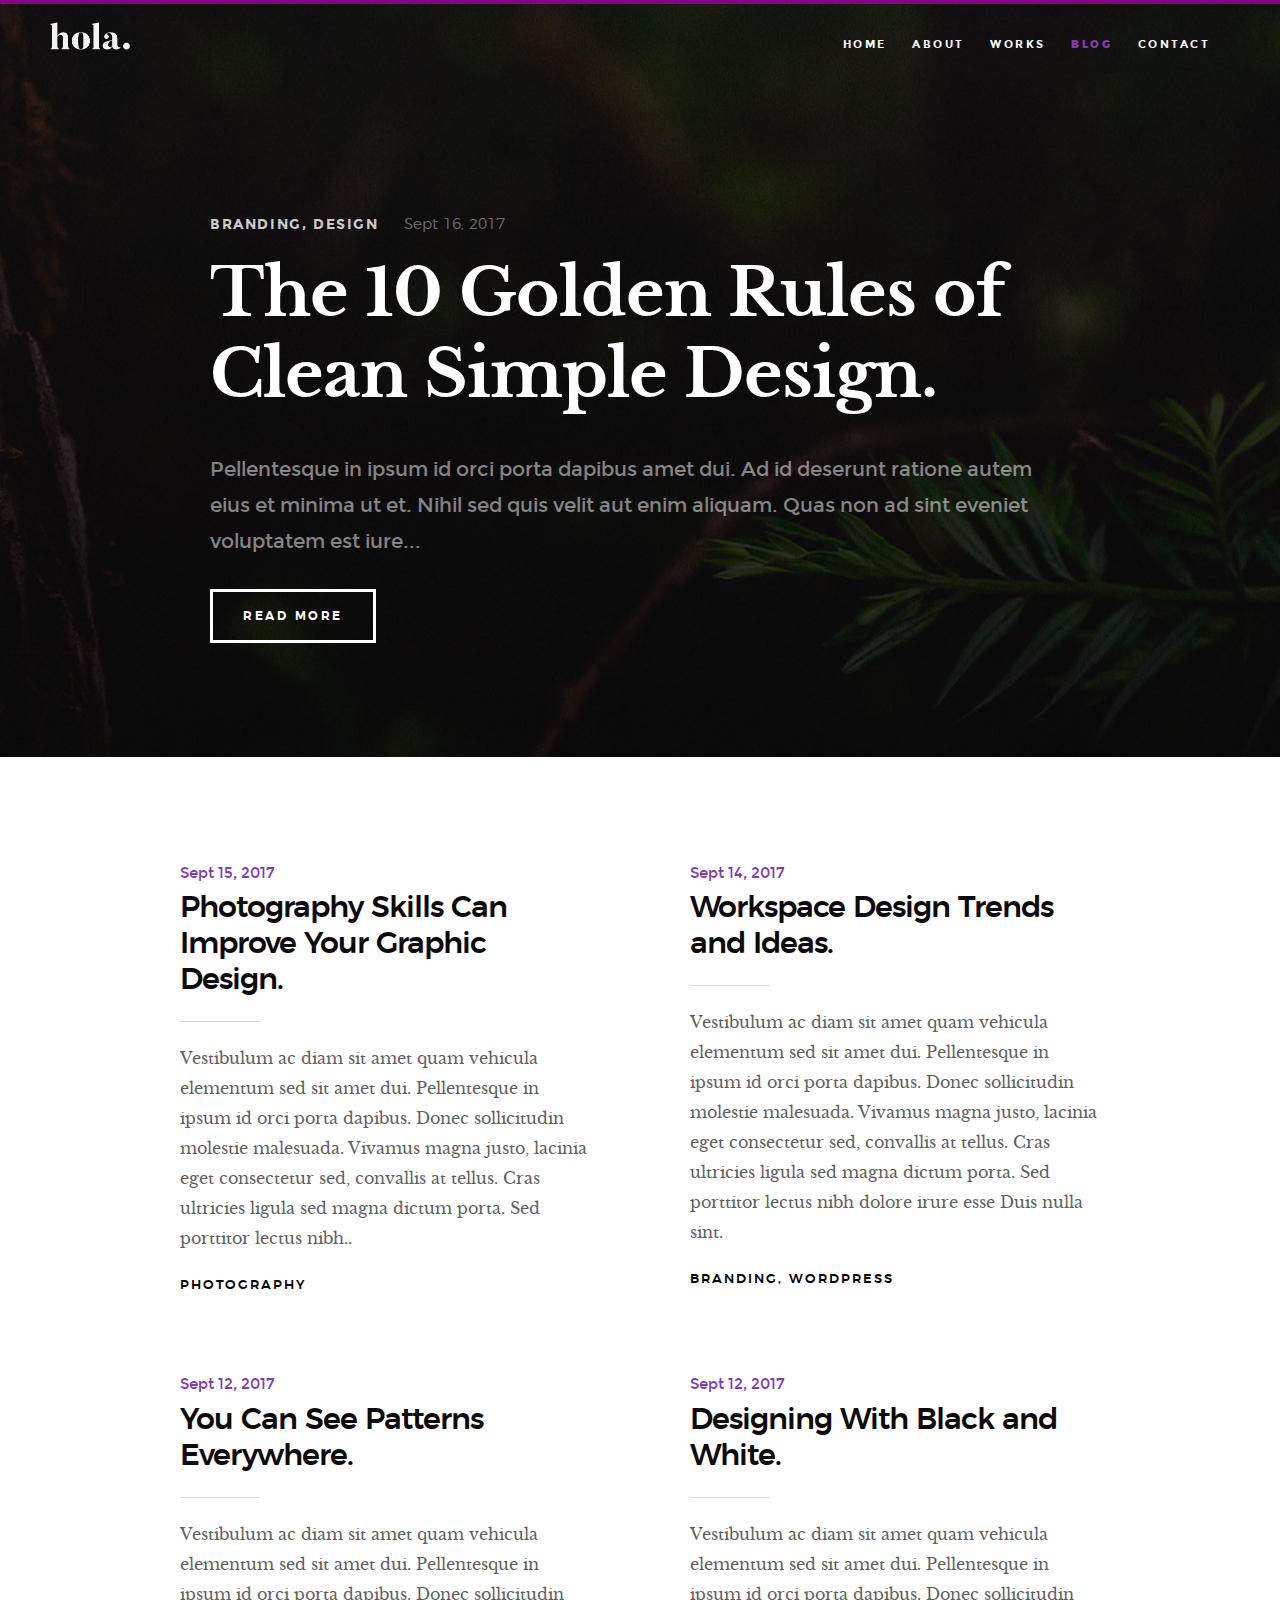
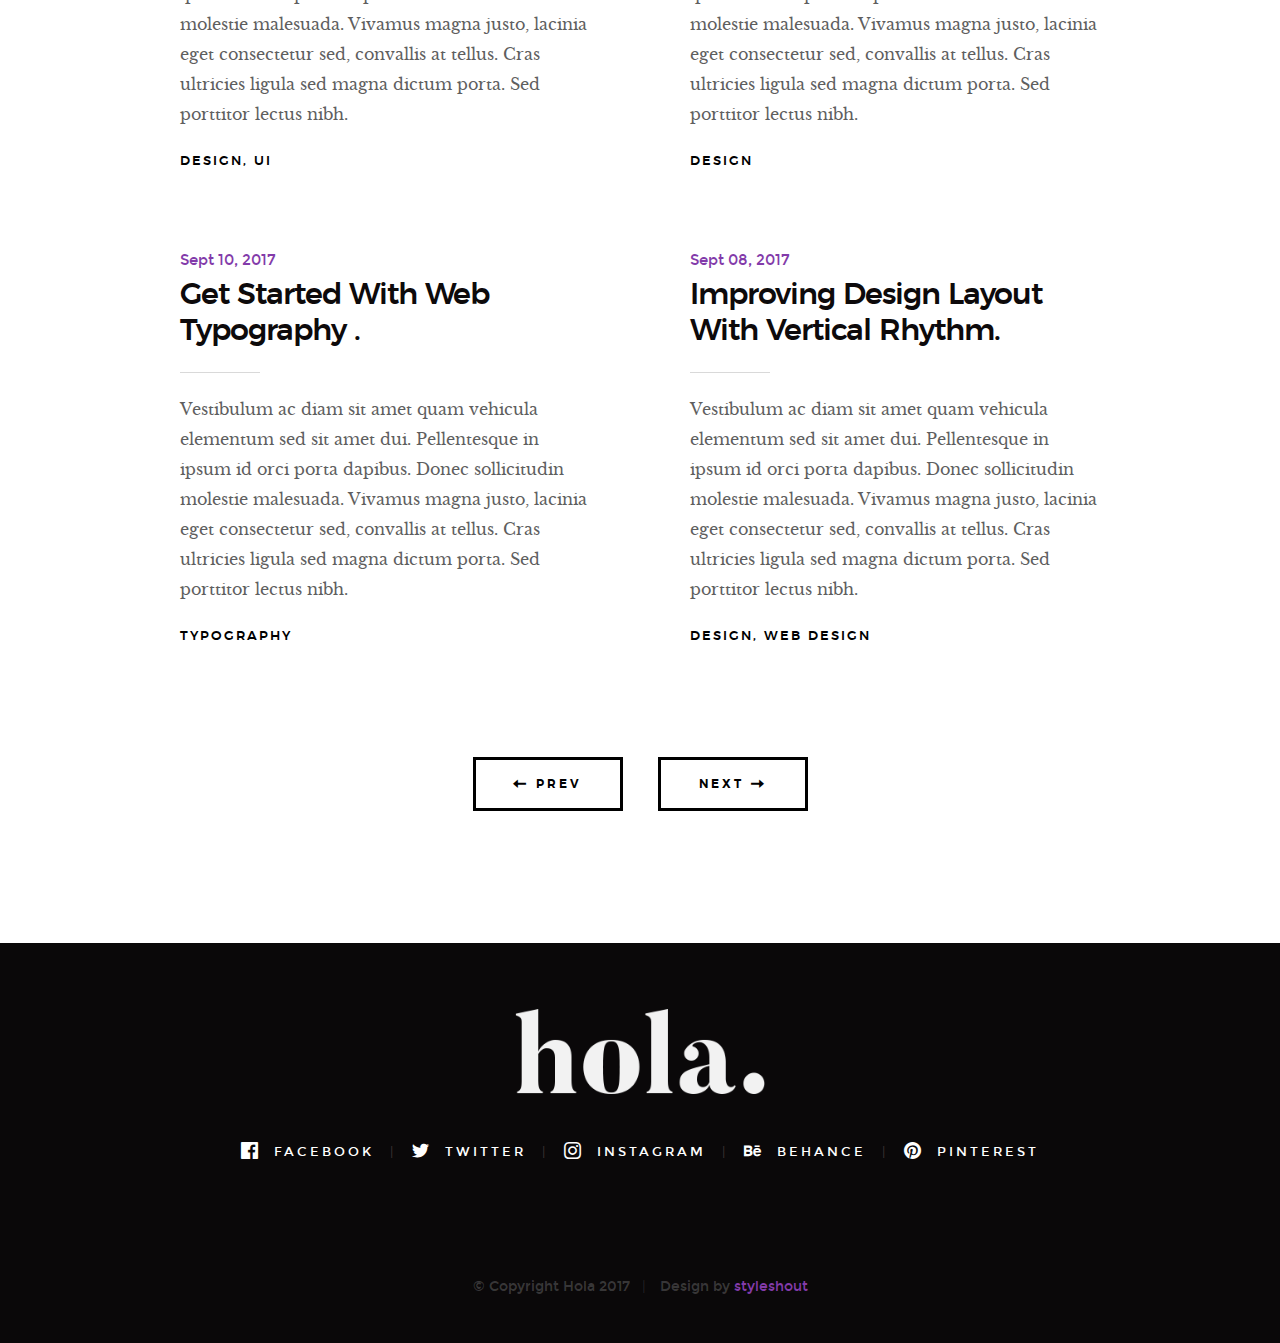
<file: MyPortfolioProject/wwwroot/hola-master/blog.html>
<!DOCTYPE html>
<!--[if lt IE 9 ]><html class="no-js oldie" lang="en"> <![endif]-->
<!--[if IE 9 ]><html class="no-js oldie ie9" lang="en"> <![endif]-->
<!--[if (gte IE 9)|!(IE)]><!-->
<html class="no-js" lang="en">
<!--<![endif]-->

<head>

    <!--- basic page needs
    ================================================== -->
    <meta charset="utf-8">
    <title>Blog - Hola</title>
    <meta name="description" content="">
    <meta name="author" content="">

    <!-- mobile specific metas
    ================================================== -->
    <meta name="viewport" content="width=device-width, initial-scale=1">

    <!-- CSS
    ================================================== -->
    <link rel="stylesheet" href="css/base.css">
    <link rel="stylesheet" href="css/vendor.css">
    <link rel="stylesheet" href="css/main.css">

    <!-- script
    ================================================== -->
    <script src="js/modernizr.js"></script>
    <script src="js/pace.min.js"></script>

    <!-- favicons
    ================================================== -->
    <link rel="shortcut icon" href="favicon.ico" type="image/x-icon">
    <link rel="icon" href="favicon.ico" type="image/x-icon">

</head>


<body id="top">

    <!-- header
    ================================================== -->
    <header class="s-header">

        <div class="header-logo">
            <a class="site-logo" href="index.html"><img src="images/logo.png" alt="Homepage"></a>
        </div>

        <nav class="header-nav-wrap">
            <ul class="header-nav">
                <li><a href="index.html#home" title="home">Home</a></li>
                <li><a href="index.html#about" title="about">About</a></li>
                <li><a href="index.html#works" title="works">Works</a></li>
                <li class="current"><a href="blog.html" title="blog">Blog</a></li>
                <li><a href="index.html#contact" title="contact">Contact</a></li>	
            </ul>
        </nav>

        <a class="header-menu-toggle" href="#0"><span>Menu</span></a>

    </header> <!-- end s-header -->


    <!-- page header
    ================================================== -->
    <section class="page-header page-hero" style="background-image:url(images/blog/blog-bg-01.jpg)">

        <div class="row page-header__content">
            <article class="col-full">

                <div class="page-header__info">
                    <div class="page-header__cat">
                        <a href="#0">Branding</a><a href="#0">Design</a>
                    </div>
                    <div class="page-header__date">
                        Sept 16, 2017
                    </div>
                </div>
                
                <h1 class="page-header__title">
                    <a href="#0" title="">
                        The 10 Golden Rules of Clean Simple Design.
                    </a>
                </h1>
                <p>Pellentesque in ipsum id orci porta dapibus amet dui. Ad id deserunt ratione autem eius et minima ut et. Nihil sed quis velit aut enim aliquam. Quas non ad sint eveniet voluptatem est iure...</p>
                <p>
                    <a href="#0" class="btn btn--stroke page-header__btn">Read More</a>
                </p>
            </article>
        </div>

    </section> <!-- end page-header -->


    <!-- blog
    ================================================== -->
    <section class="blog-content-wrap">

        <div class="row blog-content">
            <div class="col-full">

                <div class="blog-list block-1-2 block-tab-full">

                    <article class="col-block">
                        
                        <div class="blog-date">
                            <a href="blog-single.html">Sept 15, 2017</a>
                        </div>  
                        
                        <h2 class="h01"><a href="blog-single.html">Photography Skills Can Improve Your Graphic Design.</a></h2>
                        <p>
                        Vestibulum ac diam sit amet quam vehicula elementum sed sit amet dui. Pellentesque in ipsum id orci porta dapibus. Donec sollicitudin molestie malesuada. Vivamus magna justo, lacinia eget consectetur sed, convallis at tellus. Cras ultricies ligula sed magna dictum porta. Sed porttitor lectus nibh..
                        </p>

                        <div class="blog-cat">
                            <a href="blog.html">Photography</a>
                        </div>

                    </article>

                    <article class="col-block">
                        
                        <div class="blog-date">
                            <a href="blog-single.html">Sept 14, 2017</a>
                        </div>

                        <h2 class="h01"><a href="blog-single.html">Workspace Design Trends and Ideas.</a></h2>
                        <p>
                        Vestibulum ac diam sit amet quam vehicula elementum sed sit amet dui. Pellentesque in ipsum id orci porta dapibus. Donec sollicitudin molestie malesuada. Vivamus magna justo, lacinia eget consectetur sed, convallis at tellus. Cras ultricies ligula sed magna dictum porta. Sed porttitor lectus nibh dolore irure esse Duis nulla sint.
                        </p>

                        <div class="blog-cat">
                            <a href="blog.html">Branding</a><a href="blog.html">Wordpress</a>
                        </div>
                    </article>

                    <article class="col-block">
                        
                        <div class="blog-date">
                            <a href="blog-single.html">Sept 12, 2017</a>
                        </div>    
                        <h2 class="h01"><a href="blog-single.html">You Can See Patterns Everywhere.</a></h2>
                        <p>
                        Vestibulum ac diam sit amet quam vehicula elementum sed sit amet dui. Pellentesque in ipsum id orci porta dapibus. Donec sollicitudin molestie malesuada. Vivamus magna justo, lacinia eget consectetur sed, convallis at tellus. Cras ultricies ligula sed magna dictum porta. Sed porttitor lectus nibh.
                        </p>

                        <div class="blog-cat">
                            <a href="blog.html">Design</a><a href="blog.html">UI</a>
                        </div>
                    </article>

                    <article class="col-block">
                        
                        <div class="blog-date">
                            <a href="blog-single.html">Sept 12, 2017</a>
                        </div>
                        <h2 class="h01"><a href="blog-single.html">Designing With Black and White.</a></h2>
                        <p>
                        Vestibulum ac diam sit amet quam vehicula elementum sed sit amet dui. Pellentesque in ipsum id orci porta dapibus. Donec sollicitudin molestie malesuada. Vivamus magna justo, lacinia eget consectetur sed, convallis at tellus. Cras ultricies ligula sed magna dictum porta. Sed porttitor lectus nibh.
                        </p>

                        <div class="blog-cat">
                            <a href="blog.html">Design</a>
                        </div>
                    </article>

                    <article class="col-block">
                        <div class="blog-date">
                            <a href="blog-single.html">Sept 10, 2017</a>
                        </div>
                        <h2 class="h01"><a href="blog-single.html">Get Started With Web Typography .</a></h2>
                        <p>
                        Vestibulum ac diam sit amet quam vehicula elementum sed sit amet dui. Pellentesque in ipsum id orci porta dapibus. Donec sollicitudin molestie malesuada. Vivamus magna justo, lacinia eget consectetur sed, convallis at tellus. Cras ultricies ligula sed magna dictum porta. Sed porttitor lectus nibh.
                        </p>

                        <div class="blog-cat">
                            <a href="blog.html">Typography</a>
                        </div>
                    </article>

                    <article class="col-block">
                        
                        <div class="blog-date">
                            <a href="blog-single.html">Sept 08, 2017</a>
                        </div>
                        <h2 class="h01"><a href="blog-single.html">Improving Design Layout With Vertical Rhythm.</a></h2>
                        <p>
                        Vestibulum ac diam sit amet quam vehicula elementum sed sit amet dui. Pellentesque in ipsum id orci porta dapibus. Donec sollicitudin molestie malesuada. Vivamus magna justo, lacinia eget consectetur sed, convallis at tellus. Cras ultricies ligula sed magna dictum porta. Sed porttitor lectus nibh.
                        </p>

                        <div class="blog-cat">
                            <a href="blog.html">Design</a><a href="#0">Web Design</a>
                        </div>
                    </article>

                </div> <!-- end blog-list -->

            </div> <!-- end col-full -->
        </div> <!-- end blog-content -->

        <div class="row blog-entries-nav">
            <div class="col-full">
                <a href="#0" class="btn btn--stroke">
                    <i class="im im-arrow-left"></i>
                    Prev
                </a>
                <a href="#0" class="btn btn--stroke">
                    Next
                    <i class="im im-arrow-right"></i>
                </a>
            </div>
        </div>

    </section> <!-- end blog-content-wrap -->


    <!-- footer
    ================================================== -->
    <footer>
        <div class="row">
            <div class="col-full">

                <div class="footer-logo">
                    <a class="footer-site-logo" href="#0"><img src="images/logo.png" alt="Homepage"></a>
                </div>

                <ul class="footer-social">
                    <li><a href="#0">
                        <i class="im im-facebook" aria-hidden="true"></i>
                        <span>Facebook</span>
                    </a></li>
                    <li><a href="#0">
                        <i class="im im-twitter" aria-hidden="true"></i>
                        <span>Twitter</span>
                    </a></li>
                    <li><a href="#0">
                        <i class="im im-instagram" aria-hidden="true"></i>
                        <span>Instagram</span>
                    </a></li>
                    <li><a href="#0">
                        <i class="im im-behance" aria-hidden="true"></i>
                        <span>Behance</span>
                    </a></li>
                    <li><a href="#0">
                        <i class="im im-pinterest" aria-hidden="true"></i>
                        <span>Pinterest</span>
                    </a></li>
                </ul>
                    
            </div>
        </div>

        <div class="row footer-bottom">

            <div class="col-twelve">
                <div class="copyright">
                    <span>© Copyright Hola 2017</span> 
                    <span>Design by <a href="https://www.styleshout.com/">styleshout</a></span>	
                </div>

                <div class="go-top">
                <a class="smoothscroll" title="Back to Top" href="#top"><i class="im im-arrow-up" aria-hidden="true"></i></a>
                </div>
            </div>

        </div> <!-- end footer-bottom -->

    </footer> <!-- end footer -->


    <div id="preloader"> 
        <div id="loader"></div>
    </div>


    <!-- Java Script
    ================================================== -->
    <script src="js/jquery-3.2.1.min.js"></script>
    <script src="js/plugins.js"></script>
    <script src="js/main.js"></script>

</body>

</html>
</file>
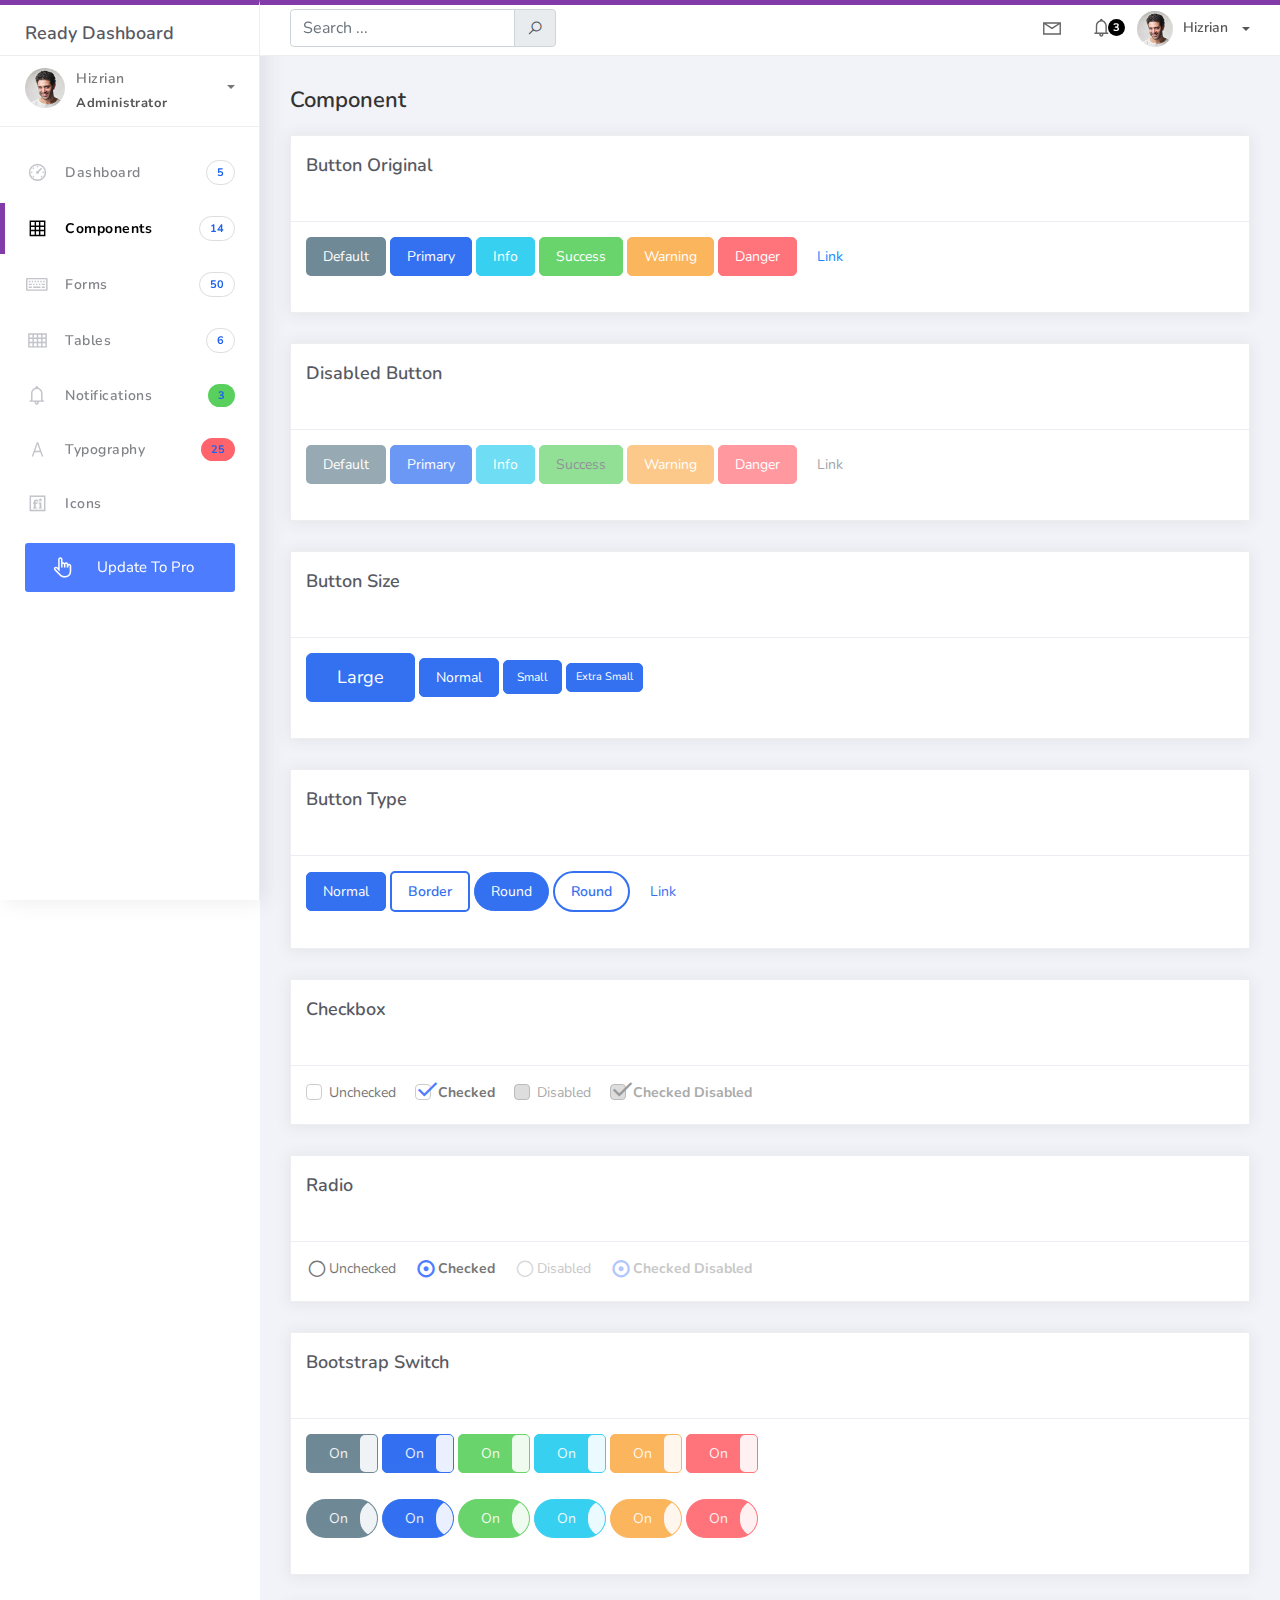
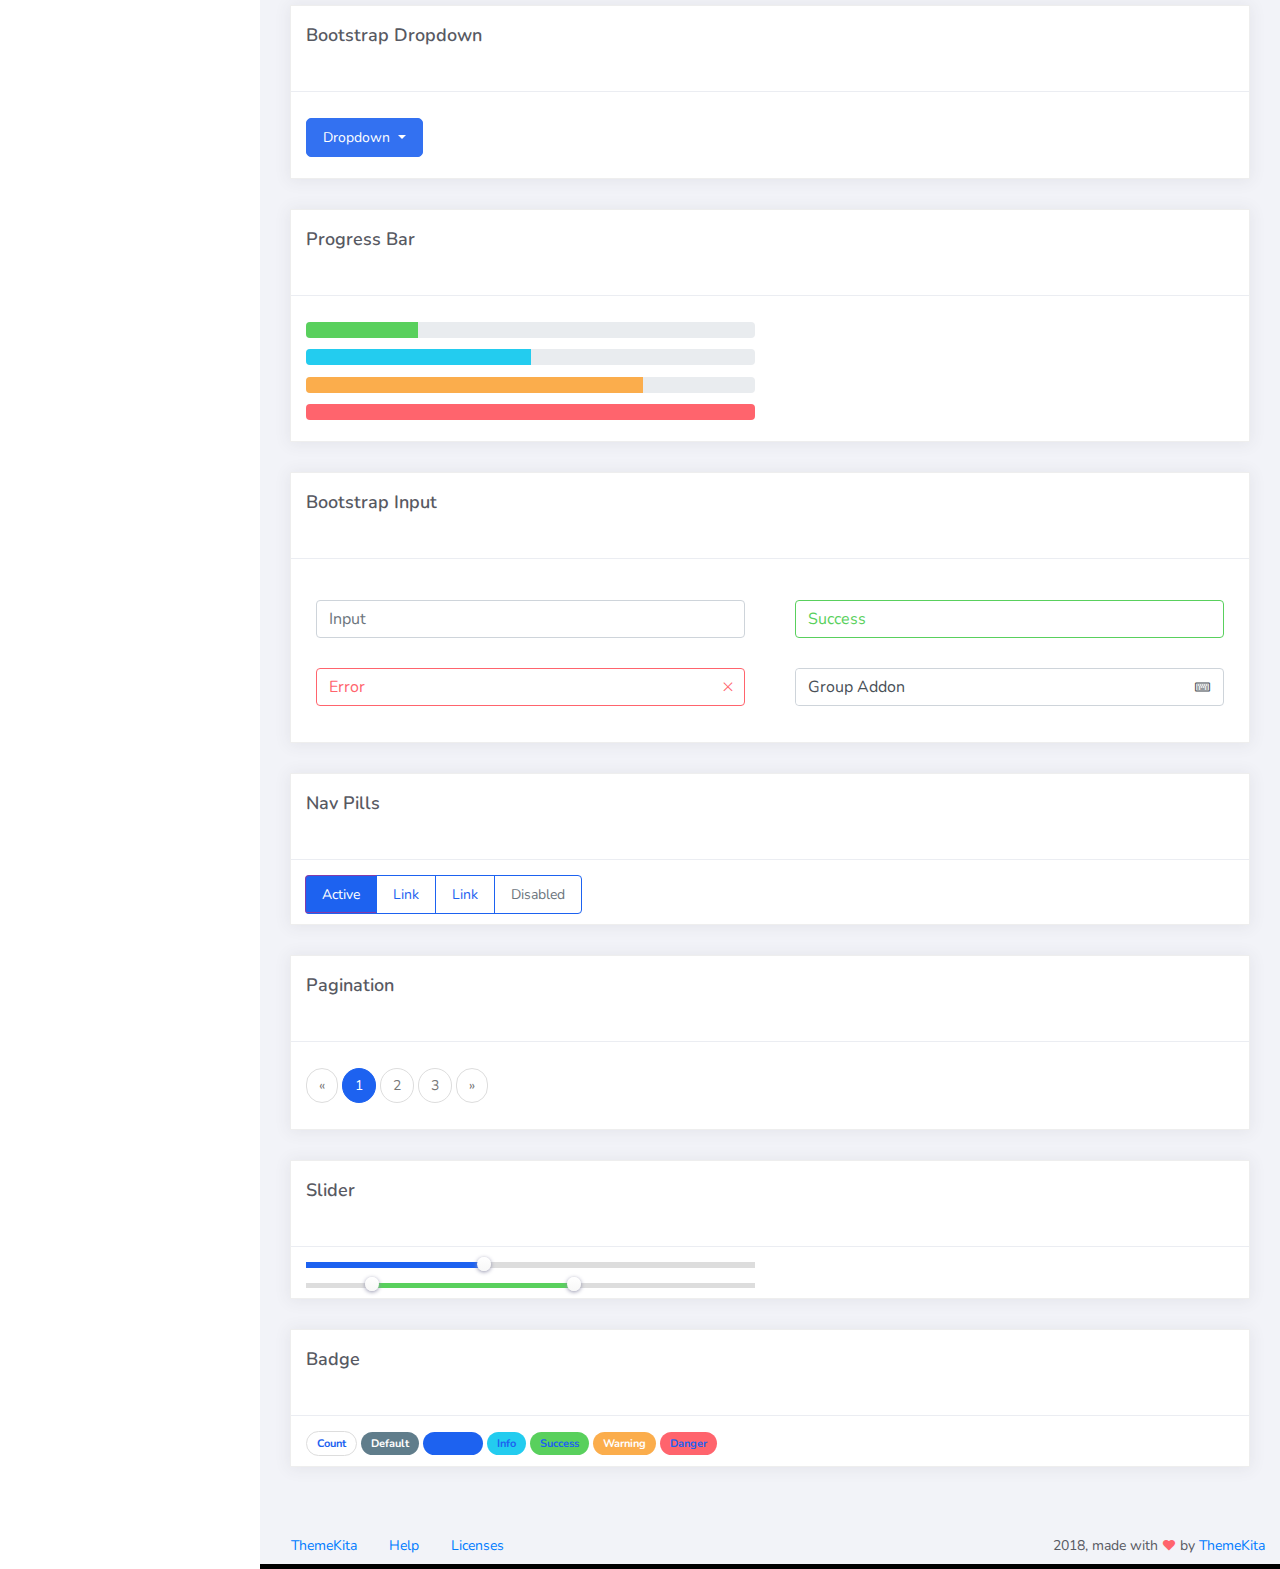
<file: MyPortfolioProject/wwwroot/Ready-Bootstrap-Dashboard-master/components.html>
<!DOCTYPE html>
<html>
<head>
	<meta http-equiv="X-UA-Compatible" content="IE=edge,chrome=1" />
	<title>Components - Ready Bootstrap Dashboard</title>
	<meta content='width=device-width, initial-scale=1.0, maximum-scale=1.0, user-scalable=0, shrink-to-fit=no' name='viewport' />
	<link rel="stylesheet" href="assets/css/bootstrap.min.css">
	<link rel="stylesheet" href="https://fonts.googleapis.com/css?family=Nunito:200,200i,300,300i,400,400i,600,600i,700,700i,800,800i,900,900i">
	<link rel="stylesheet" href="assets/css/ready.css">
	<link rel="stylesheet" href="assets/css/demo.css">
</head>
<body>
	<div class="wrapper">
		<div class="main-header">
			<div class="logo-header">
				<a href="index.html" class="logo">
					Ready Dashboard
				</a>
				<button class="navbar-toggler sidenav-toggler ml-auto" type="button" data-toggle="collapse" data-target="collapse" aria-controls="sidebar" aria-expanded="false" aria-label="Toggle navigation">
					<span class="navbar-toggler-icon"></span>
				</button>
				<button class="topbar-toggler more"><i class="la la-ellipsis-v"></i></button>
			</div>
			<nav class="navbar navbar-header navbar-expand-lg">
				<div class="container-fluid">
					
					<form class="navbar-left navbar-form nav-search mr-md-3" action="">
						<div class="input-group">
							<input type="text" placeholder="Search ..." class="form-control">
							<div class="input-group-append">
								<span class="input-group-text">
									<i class="la la-search search-icon"></i>
								</span>
							</div>
						</div>
					</form>
					<ul class="navbar-nav topbar-nav ml-md-auto align-items-center">
						<li class="nav-item dropdown hidden-caret">
							<a class="nav-link dropdown-toggle" href="#" id="navbarDropdown" role="button" data-toggle="dropdown" aria-haspopup="true" aria-expanded="false">
								<i class="la la-envelope"></i>
							</a>
							<div class="dropdown-menu" aria-labelledby="navbarDropdown">
								<a class="dropdown-item" href="#">Action</a>
								<a class="dropdown-item" href="#">Another action</a>
								<div class="dropdown-divider"></div>
								<a class="dropdown-item" href="#">Something else here</a>
							</div>
						</li>
						<li class="nav-item dropdown hidden-caret">
							<a class="nav-link dropdown-toggle" href="#" id="navbarDropdown" role="button" data-toggle="dropdown" aria-haspopup="true" aria-expanded="false">
								<i class="la la-bell"></i>
								<span class="notification">3</span>
							</a>
							<ul class="dropdown-menu notif-box" aria-labelledby="navbarDropdown">
								<li>
									<div class="dropdown-title">You have 4 new notification</div>
								</li>
								<li>
									<div class="notif-center">
										<a href="#">
											<div class="notif-icon notif-primary"> <i class="la la-user-plus"></i> </div>
											<div class="notif-content">
												<span class="block">
													New user registered
												</span>
												<span class="time">5 minutes ago</span> 
											</div>
										</a>
										<a href="#">
											<div class="notif-icon notif-success"> <i class="la la-comment"></i> </div>
											<div class="notif-content">
												<span class="block">
													Rahmad commented on Admin
												</span>
												<span class="time">12 minutes ago</span> 
											</div>
										</a>
										<a href="#">
											<div class="notif-img"> 
												<img src="assets/img/profile2.jpg" alt="Img Profile">
											</div>
											<div class="notif-content">
												<span class="block">
													Reza send messages to you
												</span>
												<span class="time">12 minutes ago</span> 
											</div>
										</a>
										<a href="#">
											<div class="notif-icon notif-danger"> <i class="la la-heart"></i> </div>
											<div class="notif-content">
												<span class="block">
													Farrah liked Admin
												</span>
												<span class="time">17 minutes ago</span> 
											</div>
										</a>
									</div>
								</li>
								<li>
									<a class="see-all" href="javascript:void(0);"> <strong>See all notifications</strong> <i class="la la-angle-right"></i> </a>
								</li>
							</ul>
						</li>
						<li class="nav-item dropdown">
							<a class="dropdown-toggle profile-pic" data-toggle="dropdown" href="#" aria-expanded="false"> <img src="assets/img/profile.jpg" alt="user-img" width="36" class="img-circle"><span >Hizrian</span></span> </a>
							<ul class="dropdown-menu dropdown-user">
								<li>
									<div class="user-box">
										<div class="u-img"><img src="assets/img/profile.jpg" alt="user"></div>
										<div class="u-text">
											<h4>Hizrian</h4>
											<p class="text-muted">hello@themekita.com</p><a href="profile.html" class="btn btn-rounded btn-danger btn-sm">View Profile</a></div>
										</div>
									</li>
									<div class="dropdown-divider"></div>
									<a class="dropdown-item" href="#"><i class="ti-user"></i> My Profile</a>
									<a class="dropdown-item" href="#"></i> My Balance</a>
									<a class="dropdown-item" href="#"><i class="ti-email"></i> Inbox</a>
									<div class="dropdown-divider"></div>
									<a class="dropdown-item" href="#"><i class="ti-settings"></i> Account Setting</a>
									<div class="dropdown-divider"></div>
									<a class="dropdown-item" href="#"><i class="fa fa-power-off"></i> Logout</a>
								</ul>
								<!-- /.dropdown-user -->
							</li>
						</ul>
					</div>
				</nav>
			</div>
			<div class="sidebar">
				<div class="scrollbar-inner sidebar-wrapper">
					<div class="user">
						<div class="photo">
							<img src="assets/img/profile.jpg">
						</div>
						<div class="info">
							<a class="" data-toggle="collapse" href="#collapseExample" aria-expanded="true">
								<span>
									Hizrian
									<span class="user-level">Administrator</span>
									<span class="caret"></span>
								</span>
							</a>
							<div class="clearfix"></div>

							<div class="collapse in" id="collapseExample" aria-expanded="true" style="">
								<ul class="nav">
									<li>
										<a href="#profile">
											<span class="link-collapse">My Profile</span>
										</a>
									</li>
									<li>
										<a href="#edit">
											<span class="link-collapse">Edit Profile</span>
										</a>
									</li>
									<li>
										<a href="#settings">
											<span class="link-collapse">Settings</span>
										</a>
									</li>
								</ul>
							</div>
						</div>
					</div>
					<ul class="nav">
						<li class="nav-item">
							<a href="index.html">
								<i class="la la-dashboard"></i>
								<p>Dashboard</p>
								<span class="badge badge-count">5</span>
							</a>
						</li>
						<li class="nav-item active">
							<a href="components.html">
								<i class="la la-table"></i>
								<p>Components</p>
								<span class="badge badge-count">14</span>
							</a>
						</li>
						<li class="nav-item">
							<a href="forms.html">
								<i class="la la-keyboard-o"></i>
								<p>Forms</p>
								<span class="badge badge-count">50</span>
							</a>
						</li>
						<li class="nav-item">
							<a href="tables.html">
								<i class="la la-th"></i>
								<p>Tables</p>
								<span class="badge badge-count">6</span>
							</a>
						</li>
						<li class="nav-item">
							<a href="notifications.html">
								<i class="la la-bell"></i>
								<p>Notifications</p>
								<span class="badge badge-success">3</span>
							</a>
						</li>
						<li class="nav-item">
							<a href="typography.html">
								<i class="la la-font"></i>
								<p>Typography</p>
								<span class="badge badge-danger">25</span>
							</a>
						</li>
						<li class="nav-item">
							<a href="icons.html">
								<i class="la la-fonticons"></i>
								<p>Icons</p>
							</a>
						</li>
						<li class="nav-item update-pro">
							<button  data-toggle="modal" data-target="#modalUpdate">
								<i class="la la-hand-pointer-o"></i>
								<p>Update To Pro</p>
							</button>
						</li>
					</ul>
				</div>
			</div>
			<div class="main-panel">
				<div class="content">
					<div class="container-fluid">
						<h4 class="page-title">Component</h4>
						<div class="row">
							<div class="col-md-12">
								<div class="card">
									<div class="card-header">
										<h4 class="card-title">Button Original</h4>
										<p class="card-category">Here is a subtitle for this table</p>
									</div>
									<div class="card-body">
										<p class="demo">
											<button class="btn btn-default">Default</button>

											<button class="btn btn-primary">Primary</button>

											<button class="btn btn-info">Info</button>

											<button class="btn btn-success">Success</button>

											<button class="btn btn-warning">Warning</button>

											<button class="btn btn-danger">Danger</button>

											<button class="btn btn-link">Link</button>
										</p>
									</div>
								</div>
							</div>
							<div class="col-md-12">
								<div class="card">
									<div class="card-header">
										<h4 class="card-title">Disabled Button</h4>
										<p class="card-category">Here is a subtitle for this table</p>
									</div>
									<div class="card-body">
										<p class="demo">
											<button class="btn btn-default" disabled="disabled">Default</button>

											<button class="btn btn-primary" disabled="disabled">Primary</button>

											<button class="btn btn-info" disabled="disabled">Info</button>

											<button class="btn btn-success" disabled="disabled">Success</button>

											<button class="btn btn-warning" disabled="disabled">Warning</button>

											<button class="btn btn-danger" disabled="disabled">Danger</button>

											<button class="btn btn-link" disabled>Link</button>
										</p>
									</div>
								</div>
							</div>
							<div class="col-md-12">
								<div class="card">
									<div class="card-header">
										<h4 class="card-title">Button Size</h4>
										<p class="card-category">Here is a subtitle for this table</p>
									</div>
									<div class="card-body">
										<p class="demo">
											<button class="btn btn-primary btn-lg">Large</button>

											<button class="btn btn-primary">Normal</button>

											<button class="btn btn-primary btn-sm">Small</button>

											<button class="btn btn-primary btn-xs">Extra Small</button>
										</p>
									</div>
								</div>
							</div>
							<div class="col-md-12">
								<div class="card">
									<div class="card-header">
										<h4 class="card-title">Button Type</h4>
										<p class="card-category">Here is a subtitle for this table</p>
									</div>
									<div class="card-body">
										<p class="demo">
											<button class="btn btn-primary">Normal</button>
											<button class="btn btn-primary btn-border">Border</button>

											<button class="btn btn-primary btn-round">Round</button>

											<button class="btn btn-primary btn-border btn-round">Round</button>

											<button class="btn btn-primary btn-link">Link</button>
										</p>
									</div>
								</div>
							</div>
							<div class="col-md-12">
								<div class="card">
									<div class="card-header">
										<h4 class="card-title">Checkbox</h4>
										<p class="card-category">Here is a subtitle for this table</p>
									</div>
									<div class="card-body">
										<p class="demo">
											<label class="form-check-label">
												<input class="form-check-input" type="checkbox" value="">
												<span class="form-check-sign">Unchecked</span>
											</label>

											<label class="form-check-label">
												<input class="form-check-input" type="checkbox" value="" checked>
												<span class="form-check-sign">Checked</span>
											</label>

											<label class="form-check-label">
												<input class="form-check-input" type="checkbox" value="" disabled>
												<span class="form-check-sign">Disabled</span>
											</label>

											<label class="form-check-label">
												<input class="form-check-input" type="checkbox" value="" checked disabled>
												<span class="form-check-sign">Checked Disabled</span>
											</label>
										</p>
									</div>
								</div>
							</div>
							<div class="col-md-12">
								<div class="card">
									<div class="card-header">
										<h4 class="card-title">Radio</h4>
										<p class="card-category">Here is a subtitle for this table</p>
									</div>
									<div class="card-body">
										<p class="demo">
											<label class="form-radio-label">
												<input class="form-radio-input" type="radio" name="optionsRadios" value="">
												<span class="form-radio-sign">Unchecked</span>
											</label>
											<label class="form-radio-label">
												<input class="form-radio-input" type="radio" name="optionsRadios" value="" checked>
												<span class="form-radio-sign">Checked</span>
											</label>
											<label class="form-radio-label">
												<input class="form-radio-input" type="radio" value="" disabled>
												<span class="form-radio-sign">Disabled</span>
											</label>
											<label class="form-radio-label">
												<input class="form-radio-input" type="radio" value="" checked disabled>
												<span class="form-radio-sign">Checked Disabled</span>
											</label>
										</p>
									</div>
								</div>
							</div>
							<div class="col-md-12">
								<div class="card">
									<div class="card-header">
										<h4 class="card-title">Bootstrap Switch</h4>
										<p class="card-category">Here is a subtitle for this table</p>
									</div>
									<div class="card-body">
										<p class="demo">
											<input type="checkbox" checked data-toggle="toggle" data-onstyle="default">
											<input type="checkbox" checked data-toggle="toggle" data-onstyle="primary">
											<input type="checkbox" checked data-toggle="toggle" data-onstyle="success">
											<input type="checkbox" checked data-toggle="toggle" data-onstyle="info">
											<input type="checkbox" checked data-toggle="toggle" data-onstyle="warning">
											<input type="checkbox" checked data-toggle="toggle" data-onstyle="danger">
										</p>
										<p class="demo">
											<input type="checkbox" checked data-toggle="toggle" data-onstyle="default" data-style="btn-round">
											<input type="checkbox" checked data-toggle="toggle" data-onstyle="primary" data-style="btn-round">
											<input type="checkbox" checked data-toggle="toggle" data-onstyle="success" data-style="btn-round">
											<input type="checkbox" checked data-toggle="toggle" data-onstyle="info" data-style="btn-round">
											<input type="checkbox" checked data-toggle="toggle" data-onstyle="warning" data-style="btn-round">
											<input type="checkbox" checked data-toggle="toggle" data-onstyle="danger" data-style="btn-round">
										</p>
									</div>
								</div>
							</div>
							<div class="col-md-12">
								<div class="card">
									<div class="card-header">
										<h4 class="card-title">Bootstrap Dropdown</h4>
										<p class="card-category">Here is a subtitle for this table</p>
									</div>
									<div class="card-body">
										<p class="demo">
											<div class="dropdown">

												<button class="btn btn-primary dropdown-toggle" type="button" id="dropdownMenu1" data-toggle="dropdown">

													Dropdown

												</button>

												<ul class="dropdown-menu" role="menu" aria-labelledby="dropdownMenu">

													<a class="dropdown-item" href="#">Action</a>
													<a class="dropdown-item" href="#">Another action</a>
													<div class="dropdown-divider"></div>
													<a class="dropdown-item" href="#">Something else here</a>

												</ul>

											</div>
										</p>
									</div>
								</div>
							</div>
							<div class="col-md-12">
								<div class="card">
									<div class="card-header">
										<h4 class="card-title">Progress Bar</h4>
										<p class="card-category">Here is a subtitle for this table</p>
									</div>
									<div class="card-body">
										<div class="row">
											<div class="col-md-6">
												<p class="demo">
													<div class="progress">
														<div class="progress-bar bg-success" role="progressbar" style="width: 25%" aria-valuenow="25" aria-valuemin="0" aria-valuemax="100"></div>
													</div>
												</p>
												<p class="demo">
													<div class="progress">
														<div class="progress-bar bg-info" role="progressbar" style="width: 50%" aria-valuenow="50" aria-valuemin="0" aria-valuemax="100"></div>
													</div>
												</p>
												<p class="demo">
													<div class="progress">
														<div class="progress-bar bg-warning" role="progressbar" style="width: 75%" aria-valuenow="75" aria-valuemin="0" aria-valuemax="100"></div>
													</div>
												</p>
												<p class="demo">
													<div class="progress">
														<div class="progress-bar bg-danger" role="progressbar" style="width: 100%" aria-valuenow="100" aria-valuemin="0" aria-valuemax="100"></div>
													</div>
												</p>
											</div>
										</div>
									</div>
								</div>
							</div>
							<div class="col-md-12">
								<div class="card">
									<div class="card-header">
										<h4 class="card-title">Bootstrap Input</h4>
										<p class="card-category">Here is a subtitle for this table</p>
									</div>
									<div class="card-body">
										<p class="demo">
											<div class="row">
												<div class="col-md-6">
													<div class="form-group">

														<input type="text" value="" placeholder="Input" class="form-control" />

													</div>
												</div>

												<div class="col-md-6">
													<div class="form-group has-success">

														<input type="text" value="Success" class="form-control" />

													</div>
												</div>

												<div class="col-md-6">
													<div class="form-group has-error has-feedback">

														<input type="text" value="Error" class="form-control" />

														<span class="la la-times form-control-feedback"></span>

													</div>
												</div>

												<div class="col-md-6">
													<div class="form-group">
														<div class="input-group has-icon">

															<input type="text" value="Group Addon" class="form-control">

															<div class="input-group-append">
																<span class="input-group-text input-group-icon"><i class="la la-keyboard-o"></i></span>
															</div>
														</div>
													</div>
												</div>
											</div>
										</p>
									</div>
								</div>
							</div>
							<div class="col-md-12">
								<div class="card">
									<div class="card-header">
										<h4 class="card-title">Nav Pills</h4>
										<p class="card-category">Here is a subtitle for this table</p>
									</div>
									<div class="card-body">
										<ul class="nav nav-pills nav-primary">
											<li class="nav-item">
												<a class="nav-link active" href="#">Active</a>
											</li>
											<li class="nav-item">
												<a class="nav-link" href="#">Link</a>
											</li>
											<li class="nav-item">
												<a class="nav-link" href="#">Link</a>
											</li>
											<li class="nav-item">
												<a class="nav-link disabled" href="#">Disabled</a>
											</li>
										</ul>
									</div>
								</div>
							</div>
							<div class="col-md-12">
								<div class="card">
									<div class="card-header">
										<h4 class="card-title">Pagination</h4>
										<p class="card-category">Here is a subtitle for this table</p>
									</div>
									<div class="card-body">
										<p class="demo">
											<ul class="pagination pg-primary">
												<li class="page-item">
													<a class="page-link" href="#" aria-label="Previous">
														<span aria-hidden="true">&laquo;</span>
														<span class="sr-only">Previous</span>
													</a>
												</li>
												<li class="page-item active"><a class="page-link" href="#">1</a></li>
												<li class="page-item"><a class="page-link" href="#">2</a></li>
												<li class="page-item"><a class="page-link" href="#">3</a></li>
												<li class="page-item">
													<a class="page-link" href="#" aria-label="Next">
														<span aria-hidden="true">&raquo;</span>
														<span class="sr-only">Next</span>
													</a>
												</li>
											</ul>
										</p>
									</div>
								</div>
							</div>
							<div class="col-md-12">
								<div class="card">
									<div class="card-header">
										<h4 class="card-title">Slider</h4>
										<p class="card-category">Here is a subtitle for this table</p>
									</div>
									<div class="card-body">
										<div class="demo">
											<div class="row">
												<div class="col-md-6">
													<div id="slider" class="slider-primary"></div>

													<div id="slider-range" class="slider-success"></div>
												</div>
											</div>
										</div>
									</div>
								</div>
							</div>
							<div class="col-md-12">
								<div class="card">
									<div class="card-header">
										<h4 class="card-title">Badge</h4>
										<p class="card-category">Here is a subtitle for this table</p>
									</div>
									<div class="card-body">
										<span class="badge badge-count">Count</span>
										<span class="badge badge-default">Default</span>
										<span class="badge badge-primary">Primary</span>
										<span class="badge badge-info">Info</span>
										<span class="badge badge-success">Success</span>
										<span class="badge badge-warning">Warning</span>
										<span class="badge badge-danger">Danger</span>
									</div>
								</div>
							</div>
						</div>
					</div>
				</div>
				<footer class="footer">
					<div class="container-fluid">
						<nav class="pull-left">
							<ul class="nav">
								<li class="nav-item">
									<a class="nav-link" href="http://www.themekita.com">
										ThemeKita
									</a>
								</li>
								<li class="nav-item">
									<a class="nav-link" href="#">
										Help
									</a>
								</li>
								<li class="nav-item">
									<a class="nav-link" href="https://themewagon.com/license/#free-item">
										Licenses
									</a>
								</li>
							</ul>
						</nav>
						<div class="copyright ml-auto">
							2018, made with <i class="la la-heart heart text-danger"></i> by <a href="http://www.themekita.com">ThemeKita</a>
						</div>				
					</div>
				</footer>
			</div>
		</div>
	</div>
	<!-- Modal -->
	<div class="modal fade" id="modalUpdate" tabindex="-1" role="dialog" aria-labelledby="modalUpdatePro" aria-hidden="true">
		<div class="modal-dialog modal-dialog-centered" role="document">
			<div class="modal-content">
				<div class="modal-header bg-primary">
					<h6 class="modal-title"><i class="la la-frown-o"></i> Under Development</h6>
					<button type="button" class="close" data-dismiss="modal" aria-label="Close">
						<span aria-hidden="true">&times;</span>
					</button>
				</div>
				<div class="modal-body text-center">									
					<p>Currently the pro version of the <b>Ready Dashboard</b> Bootstrap is in progress development</p>
					<p>
					<b>We'll let you know when it's done</b></p>
				</div>
				<div class="modal-footer">
					<button type="button" class="btn btn-secondary" data-dismiss="modal">Close</button>
				</div>
			</div>
		</div>
	</div>
</body>
<script src="assets/js/core/jquery.3.2.1.min.js"></script>
<script src="assets/js/plugin/jquery-ui-1.12.1.custom/jquery-ui.min.js"></script>
<script src="assets/js/core/popper.min.js"></script>
<script src="assets/js/core/bootstrap.min.js"></script>
<script src="assets/js/plugin/chartist/chartist.min.js"></script>
<script src="assets/js/plugin/chartist/plugin/chartist-plugin-tooltip.min.js"></script>
<script src="assets/js/plugin/bootstrap-notify/bootstrap-notify.min.js"></script>
<script src="assets/js/plugin/bootstrap-toggle/bootstrap-toggle.min.js"></script>
<script src="assets/js/plugin/jquery-mapael/jquery.mapael.min.js"></script>
<script src="assets/js/plugin/jquery-mapael/maps/world_countries.min.js"></script>
<script src="assets/js/plugin/chart-circle/circles.min.js"></script>
<script src="assets/js/plugin/jquery-scrollbar/jquery.scrollbar.min.js"></script>
<script src="assets/js/ready.min.js"></script>
<script>
	$( function() {
		$( "#slider" ).slider({
			range: "min",
			max: 100,
			value: 40,
		});
		$( "#slider-range" ).slider({
			range: true,
			min: 0,
			max: 500,
			values: [ 75, 300 ]
		});
	} );
</script>
</html>
</file>
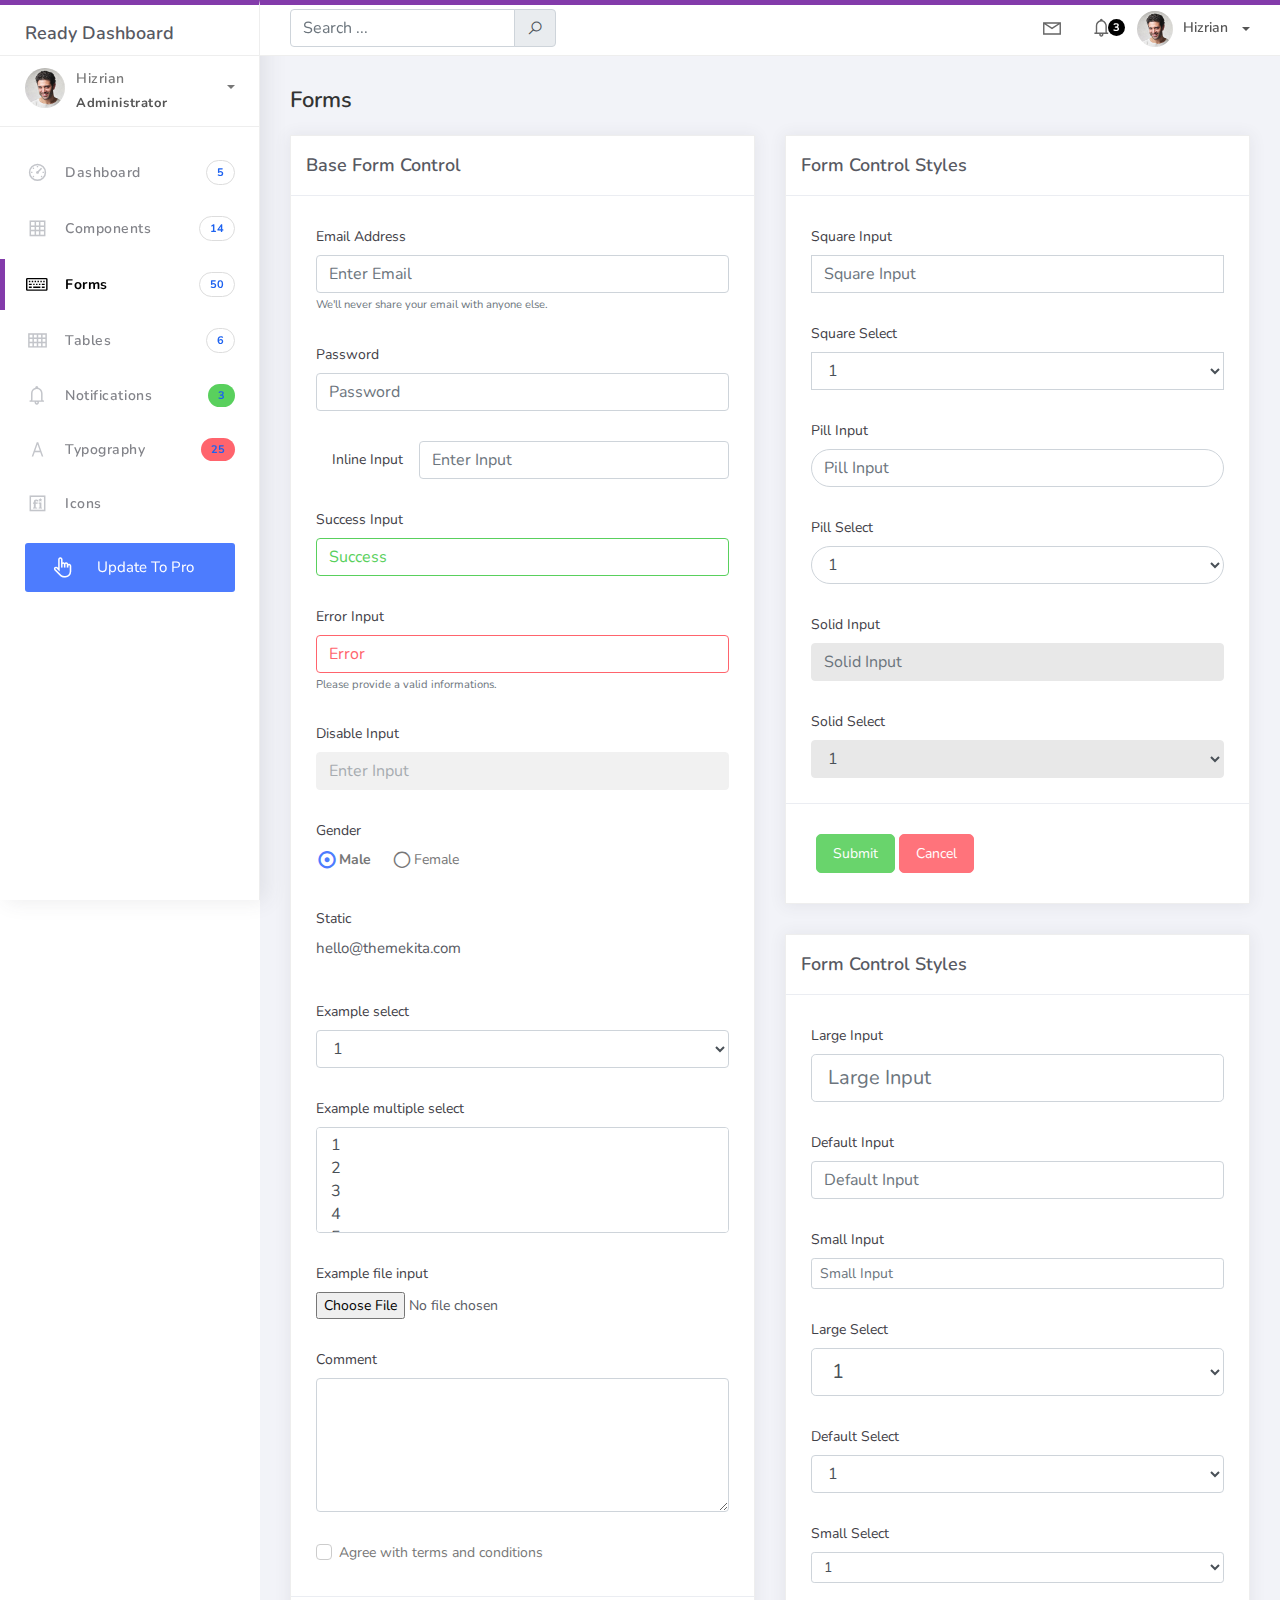
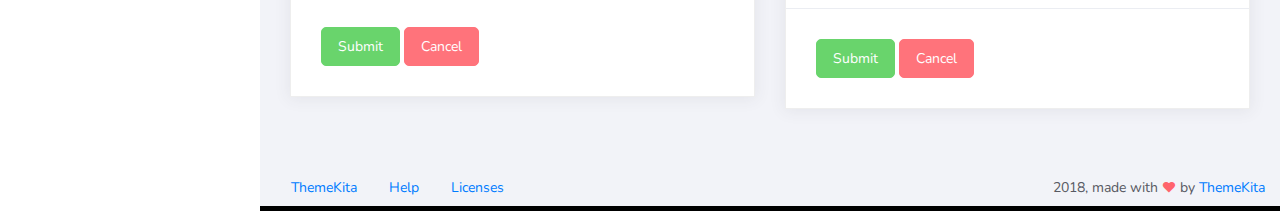
<file: MyPortfolioProject/wwwroot/Ready-Bootstrap-Dashboard-master/forms.html>
<!DOCTYPE html>
<html>
<head>
	<meta http-equiv="X-UA-Compatible" content="IE=edge,chrome=1" />
	<title>Forms - Ready Bootstrap Dashboard</title>
	<meta content='width=device-width, initial-scale=1.0, maximum-scale=1.0, user-scalable=0, shrink-to-fit=no' name='viewport' />
	<link rel="stylesheet" href="assets/css/bootstrap.min.css">
	<link rel="stylesheet" href="https://fonts.googleapis.com/css?family=Nunito:200,200i,300,300i,400,400i,600,600i,700,700i,800,800i,900,900i">
	<link rel="stylesheet" href="assets/css/ready.css">
	<link rel="stylesheet" href="assets/css/demo.css">
</head>
<body>
	<div class="wrapper">
		<div class="main-header">
			<div class="logo-header">
				<a href="index.html" class="logo">
					Ready Dashboard
				</a>
				<button class="navbar-toggler sidenav-toggler ml-auto" type="button" data-toggle="collapse" data-target="collapse" aria-controls="sidebar" aria-expanded="false" aria-label="Toggle navigation">
					<span class="navbar-toggler-icon"></span>
				</button>
				<button class="topbar-toggler more"><i class="la la-ellipsis-v"></i></button>
			</div>
			<nav class="navbar navbar-header navbar-expand-lg">
				<div class="container-fluid">
					
					<form class="navbar-left navbar-form nav-search mr-md-3" action="">
						<div class="input-group">
							<input type="text" placeholder="Search ..." class="form-control">
							<div class="input-group-append">
								<span class="input-group-text">
									<i class="la la-search search-icon"></i>
								</span>
							</div>
						</div>
					</form>
					<ul class="navbar-nav topbar-nav ml-md-auto align-items-center">
						<li class="nav-item dropdown hidden-caret">
							<a class="nav-link dropdown-toggle" href="#" id="navbarDropdown" role="button" data-toggle="dropdown" aria-haspopup="true" aria-expanded="false">
								<i class="la la-envelope"></i>
							</a>
							<div class="dropdown-menu" aria-labelledby="navbarDropdown">
								<a class="dropdown-item" href="#">Action</a>
								<a class="dropdown-item" href="#">Another action</a>
								<div class="dropdown-divider"></div>
								<a class="dropdown-item" href="#">Something else here</a>
							</div>
						</li>
						<li class="nav-item dropdown hidden-caret">
							<a class="nav-link dropdown-toggle" href="#" id="navbarDropdown" role="button" data-toggle="dropdown" aria-haspopup="true" aria-expanded="false">
								<i class="la la-bell"></i>
								<span class="notification">3</span>
							</a>
							<ul class="dropdown-menu notif-box" aria-labelledby="navbarDropdown">
								<li>
									<div class="dropdown-title">You have 4 new notification</div>
								</li>
								<li>
									<div class="notif-center">
										<a href="#">
											<div class="notif-icon notif-primary"> <i class="la la-user-plus"></i> </div>
											<div class="notif-content">
												<span class="block">
													New user registered
												</span>
												<span class="time">5 minutes ago</span> 
											</div>
										</a>
										<a href="#">
											<div class="notif-icon notif-success"> <i class="la la-comment"></i> </div>
											<div class="notif-content">
												<span class="block">
													Rahmad commented on Admin
												</span>
												<span class="time">12 minutes ago</span> 
											</div>
										</a>
										<a href="#">
											<div class="notif-img"> 
												<img src="assets/img/profile2.jpg" alt="Img Profile">
											</div>
											<div class="notif-content">
												<span class="block">
													Reza send messages to you
												</span>
												<span class="time">12 minutes ago</span> 
											</div>
										</a>
										<a href="#">
											<div class="notif-icon notif-danger"> <i class="la la-heart"></i> </div>
											<div class="notif-content">
												<span class="block">
													Farrah liked Admin
												</span>
												<span class="time">17 minutes ago</span> 
											</div>
										</a>
									</div>
								</li>
								<li>
									<a class="see-all" href="javascript:void(0);"> <strong>See all notifications</strong> <i class="la la-angle-right"></i> </a>
								</li>
							</ul>
						</li>
						<li class="nav-item dropdown">
							<a class="dropdown-toggle profile-pic" data-toggle="dropdown" href="#" aria-expanded="false"> <img src="assets/img/profile.jpg" alt="user-img" width="36" class="img-circle"><span >Hizrian</span></span> </a>
							<ul class="dropdown-menu dropdown-user">
								<li>
									<div class="user-box">
										<div class="u-img"><img src="assets/img/profile.jpg" alt="user"></div>
										<div class="u-text">
											<h4>Hizrian</h4>
											<p class="text-muted">hello@themekita.com</p><a href="profile.html" class="btn btn-rounded btn-danger btn-sm">View Profile</a></div>
										</div>
									</li>
									<div class="dropdown-divider"></div>
									<a class="dropdown-item" href="#"><i class="ti-user"></i> My Profile</a>
									<a class="dropdown-item" href="#"></i> My Balance</a>
									<a class="dropdown-item" href="#"><i class="ti-email"></i> Inbox</a>
									<div class="dropdown-divider"></div>
									<a class="dropdown-item" href="#"><i class="ti-settings"></i> Account Setting</a>
									<div class="dropdown-divider"></div>
									<a class="dropdown-item" href="#"><i class="fa fa-power-off"></i> Logout</a>
								</ul>
								<!-- /.dropdown-user -->
							</li>
						</ul>
					</div>
				</nav>
			</div>
			<div class="sidebar">
				<div class="scrollbar-inner sidebar-wrapper">
					<div class="user">
						<div class="photo">
							<img src="assets/img/profile.jpg">
						</div>
						<div class="info">
							<a class="" data-toggle="collapse" href="#collapseExample" aria-expanded="true">
								<span>
									Hizrian
									<span class="user-level">Administrator</span>
									<span class="caret"></span>
								</span>
							</a>
							<div class="clearfix"></div>

							<div class="collapse in" id="collapseExample" aria-expanded="true" style="">
								<ul class="nav">
									<li>
										<a href="#profile">
											<span class="link-collapse">My Profile</span>
										</a>
									</li>
									<li>
										<a href="#edit">
											<span class="link-collapse">Edit Profile</span>
										</a>
									</li>
									<li>
										<a href="#settings">
											<span class="link-collapse">Settings</span>
										</a>
									</li>
								</ul>
							</div>
						</div>
					</div>
					<ul class="nav">
						<li class="nav-item">
							<a href="index.html">
								<i class="la la-dashboard"></i>
								<p>Dashboard</p>
								<span class="badge badge-count">5</span>
							</a>
						</li>
						<li class="nav-item">
							<a href="components.html">
								<i class="la la-table"></i>
								<p>Components</p>
								<span class="badge badge-count">14</span>
							</a>
						</li>
						<li class="nav-item active">
							<a href="forms.html">
								<i class="la la-keyboard-o"></i>
								<p>Forms</p>
								<span class="badge badge-count">50</span>
							</a>
						</li>
						<li class="nav-item">
							<a href="tables.html">
								<i class="la la-th"></i>
								<p>Tables</p>
								<span class="badge badge-count">6</span>
							</a>
						</li>
						<li class="nav-item">
							<a href="notifications.html">
								<i class="la la-bell"></i>
								<p>Notifications</p>
								<span class="badge badge-success">3</span>
							</a>
						</li>
						<li class="nav-item">
							<a href="typography.html">
								<i class="la la-font"></i>
								<p>Typography</p>
								<span class="badge badge-danger">25</span>
							</a>
						</li>
						<li class="nav-item">
							<a href="icons.html">
								<i class="la la-fonticons"></i>
								<p>Icons</p>
							</a>
						</li>
						<li class="nav-item update-pro">
							<button  data-toggle="modal" data-target="#modalUpdate">
								<i class="la la-hand-pointer-o"></i>
								<p>Update To Pro</p>
							</button>
						</li>
					</ul>
				</div>
			</div>
			<div class="main-panel">
				<div class="content">
					<div class="container-fluid">
						<h4 class="page-title">Forms</h4>
						<div class="row">
							<div class="col-md-6">
								<div class="card">
									<div class="card-header">
										<div class="card-title">Base Form Control</div>
									</div>
									<div class="card-body">
										<div class="form-group">
											<label for="email">Email Address</label>
											<input type="email" class="form-control" id="email" placeholder="Enter Email">
											<small id="emailHelp" class="form-text text-muted">We'll never share your email with anyone else.</small>
										</div>
										<div class="form-group">
											<label for="password">Password</label>
											<input type="password" class="form-control" id="password" placeholder="Password">
										</div>
										<div class="form-group form-inline">
											<label for="inlineinput" class="col-md-3 col-form-label">Inline Input</label>
											<div class="col-md-9 p-0">
												<input type="text" class="form-control input-full" id="inlineinput" placeholder="Enter Input">
											</div>
										</div>
										<div class="form-group has-success">
											<label for="successInput">Success Input</label>
											<input type="text" id="successInput" value="Success" class="form-control">
										</div>
										<div class="form-group has-error has-feedback">
											<label for="errorInput">Error Input</label>
											<input type="text" id="errorInput" value="Error" class="form-control">
											<small id="emailHelp" class="form-text text-muted">Please provide a valid informations.</small>
										</div>
										<div class="form-group">
											<label for="disableinput">Disable Input</label>
											<input type="text" class="form-control" id="disableinput" placeholder="Enter Input" disabled>
										</div>
										<div class="form-check">
											<label>Gender</label><br/>
											<label class="form-radio-label">
												<input class="form-radio-input" type="radio" name="optionsRadios" value=""  checked="">
												<span class="form-radio-sign">Male</span>
											</label>
											<label class="form-radio-label ml-3">
												<input class="form-radio-input" type="radio" name="optionsRadios" value="">
												<span class="form-radio-sign">Female</span>
											</label>
										</div>
										<div class="form-group">
											<label class="control-label">
												Static
											</label> <!----> <p class="form-control-static">hello@themekita.com</p> <!---->  <!----></div>
											<div class="form-group">
												<label for="exampleFormControlSelect1">Example select</label>
												<select class="form-control" id="exampleFormControlSelect1">
													<option>1</option>
													<option>2</option>
													<option>3</option>
													<option>4</option>
													<option>5</option>
												</select>
											</div>
											<div class="form-group">
												<label for="exampleFormControlSelect2">Example multiple select</label>
												<select multiple class="form-control" id="exampleFormControlSelect2">
													<option>1</option>
													<option>2</option>
													<option>3</option>
													<option>4</option>
													<option>5</option>
												</select>
											</div>
											<div class="form-group">
												<label for="exampleFormControlFile1">Example file input</label>
												<input type="file" class="form-control-file" id="exampleFormControlFile1">
											</div>
											<div class="form-group">
												<label for="comment">Comment</label>
												<textarea class="form-control" id="comment" rows="5">

												</textarea>
											</div>
											<div class="form-check">
												<label class="form-check-label">
													<input class="form-check-input" type="checkbox" value="">
													<span class="form-check-sign">Agree with terms and conditions</span>
												</label>
											</div>
										</div>
										<div class="card-action">
											<button class="btn btn-success">Submit</button>
											<button class="btn btn-danger">Cancel</button>
										</div>
									</div>
								</div>
								<div class="col-md-6">
									<div class="card">
										<div class="card-header">
											<div class="card-title">Form Control Styles</div>
										</div>
										<div class="card-body">
											<div class="form-group">
												<label for="squareInput">Square Input</label>
												<input type="text" class="form-control input-square" id="squareInput" placeholder="Square Input">
											</div>
											<div class="form-group">
												<label for="squareSelect">Square Select</label>
												<select class="form-control input-square" id="squareSelect">
													<option>1</option>
													<option>2</option>
													<option>3</option>
													<option>4</option>
													<option>5</option>
												</select>
											</div>
											<div class="form-group">
												<label for="pillInput">Pill Input</label>
												<input type="text" class="form-control input-pill" id="pillInput" placeholder="Pill Input">
											</div>
											<div class="form-group">
												<label for="pillSelect">Pill Select</label>
												<select class="form-control input-pill" id="pillSelect">
													<option>1</option>
													<option>2</option>
													<option>3</option>
													<option>4</option>
													<option>5</option>
												</select>
											</div>
											<div class="form-group">
												<label for="solidInput">Solid Input</label>
												<input type="text" class="form-control input-solid" id="solidInput" placeholder="Solid Input">
											</div>
											<div class="form-group">
												<label for="solidSelect">Solid Select</label>
												<select class="form-control input-solid" id="solidSelect">
													<option>1</option>
													<option>2</option>
													<option>3</option>
													<option>4</option>
													<option>5</option>
												</select>
											</div>											
										</div>
										<div class="card-action">
											<button class="btn btn-success">Submit</button>
											<button class="btn btn-danger">Cancel</button>
										</div>
									</div>
									<div class="card">
										<div class="card-header">
											<div class="card-title">Form Control Styles</div>
										</div>
										<div class="card-body">
											<div class="form-group">
												<label for="largeInput">Large Input</label>
												<input type="text" class="form-control form-control-lg" id="largeInput" placeholder="Large Input">
											</div>
											<div class="form-group">
												<label for="largeInput">Default Input</label>
												<input type="text" class="form-control form-control" id="defaultInput" placeholder="Default Input">
											</div>
											<div class="form-group">
												<label for="smallInput">Small Input</label>
												<input type="text" class="form-control form-control-sm" id="smallInput" placeholder="Small Input">
											</div>
											<div class="form-group">
												<label for="largeSelect">Large Select</label>
												<select class="form-control form-control-lg" id="largeSelect">
													<option>1</option>
													<option>2</option>
													<option>3</option>
													<option>4</option>
													<option>5</option>
												</select>
											</div>
											<div class="form-group">
												<label for="defaultSelect">Default Select</label>
												<select class="form-control form-control" id="defaultSelect">
													<option>1</option>
													<option>2</option>
													<option>3</option>
													<option>4</option>
													<option>5</option>
												</select>
											</div>
											<div class="form-group">
												<label for="smallSelect">Small Select</label>
												<select class="form-control form-control-sm" id="smallSelect">
													<option>1</option>
													<option>2</option>
													<option>3</option>
													<option>4</option>
													<option>5</option>
												</select>
											</div>
										</div>
										<div class="card-action">
											<button class="btn btn-success">Submit</button>
											<button class="btn btn-danger">Cancel</button>
										</div>
									</div>
								</div>
							</div>
						</div>
					</div>
					<footer class="footer">
						<div class="container-fluid">
							<nav class="pull-left">
								<ul class="nav">
									<li class="nav-item">
										<a class="nav-link" href="http://www.themekita.com">
											ThemeKita
										</a>
									</li>
									<li class="nav-item">
										<a class="nav-link" href="#">
											Help
										</a>
									</li>
									<li class="nav-item">
										<a class="nav-link" href="#">
											Licenses
										</a>
									</li>
								</ul>
							</nav>
							<div class="copyright ml-auto">
								2018, made with <i class="la la-heart heart text-danger"></i> by <a href="http://www.themekita.com">ThemeKita</a>
							</div>				
						</div>
					</footer>
				</div>
			</div>
		</div>
	</div>
	<!-- Modal -->
	<div class="modal fade" id="modalUpdate" tabindex="-1" role="dialog" aria-labelledby="modalUpdatePro" aria-hidden="true">
		<div class="modal-dialog modal-dialog-centered" role="document">
			<div class="modal-content">
				<div class="modal-header bg-primary">
					<h6 class="modal-title"><i class="la la-frown-o"></i> Under Development</h6>
					<button type="button" class="close" data-dismiss="modal" aria-label="Close">
						<span aria-hidden="true">&times;</span>
					</button>
				</div>
				<div class="modal-body text-center">									
					<p>Currently the pro version of the <b>Ready Dashboard</b> Bootstrap is in progress development</p>
					<p>
					<b>We'll let you know when it's done</b></p>
				</div>
				<div class="modal-footer">
					<button type="button" class="btn btn-secondary" data-dismiss="modal">Close</button>
				</div>
			</div>
		</div>
	</div>
</body>
<script src="assets/js/core/jquery.3.2.1.min.js"></script>
<script src="assets/js/plugin/jquery-ui-1.12.1.custom/jquery-ui.min.js"></script>
<script src="assets/js/core/popper.min.js"></script>
<script src="assets/js/core/bootstrap.min.js"></script>
<script src="assets/js/plugin/chartist/chartist.min.js"></script>
<script src="assets/js/plugin/chartist/plugin/chartist-plugin-tooltip.min.js"></script>
<script src="assets/js/plugin/bootstrap-notify/bootstrap-notify.min.js"></script>
<script src="assets/js/plugin/bootstrap-toggle/bootstrap-toggle.min.js"></script>
<script src="assets/js/plugin/jquery-mapael/jquery.mapael.min.js"></script>
<script src="assets/js/plugin/jquery-mapael/maps/world_countries.min.js"></script>
<script src="assets/js/plugin/chart-circle/circles.min.js"></script>
<script src="assets/js/plugin/jquery-scrollbar/jquery.scrollbar.min.js"></script>
<script src="assets/js/ready.min.js"></script>
</html>
</file>
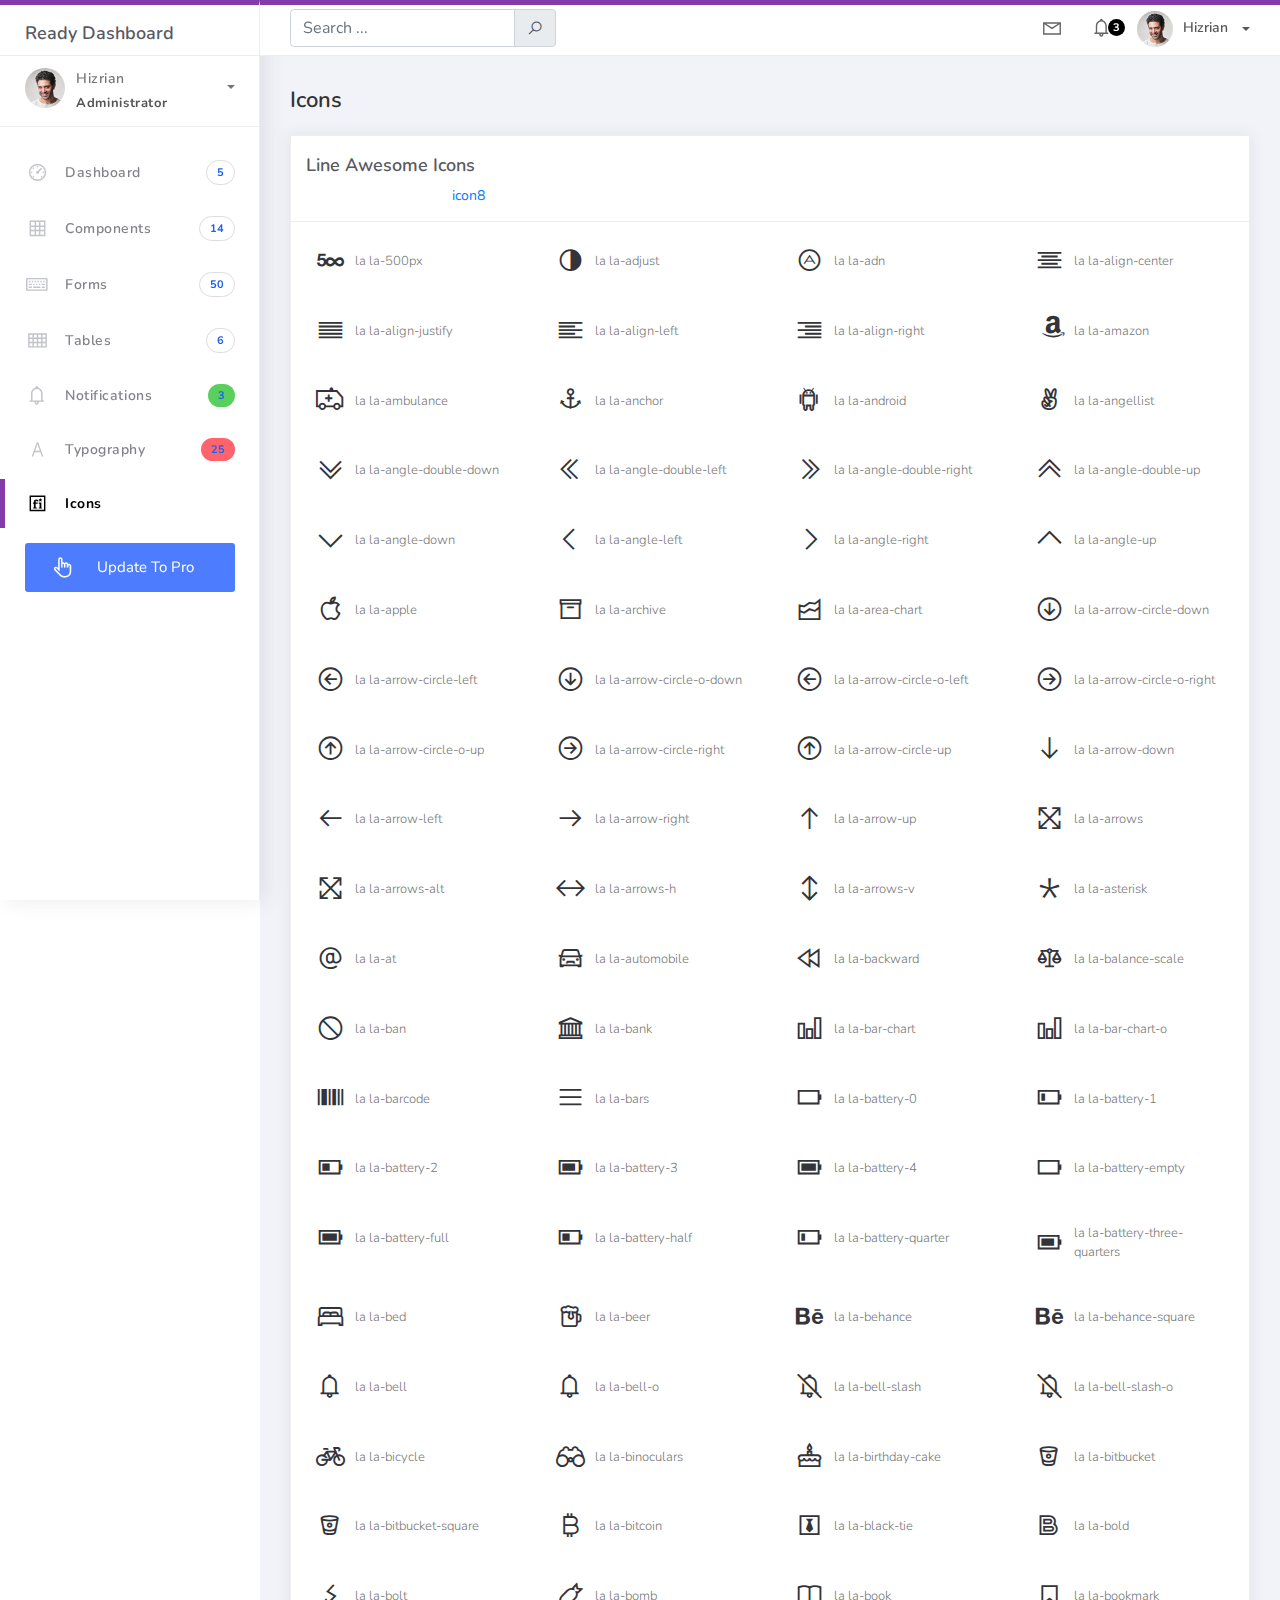
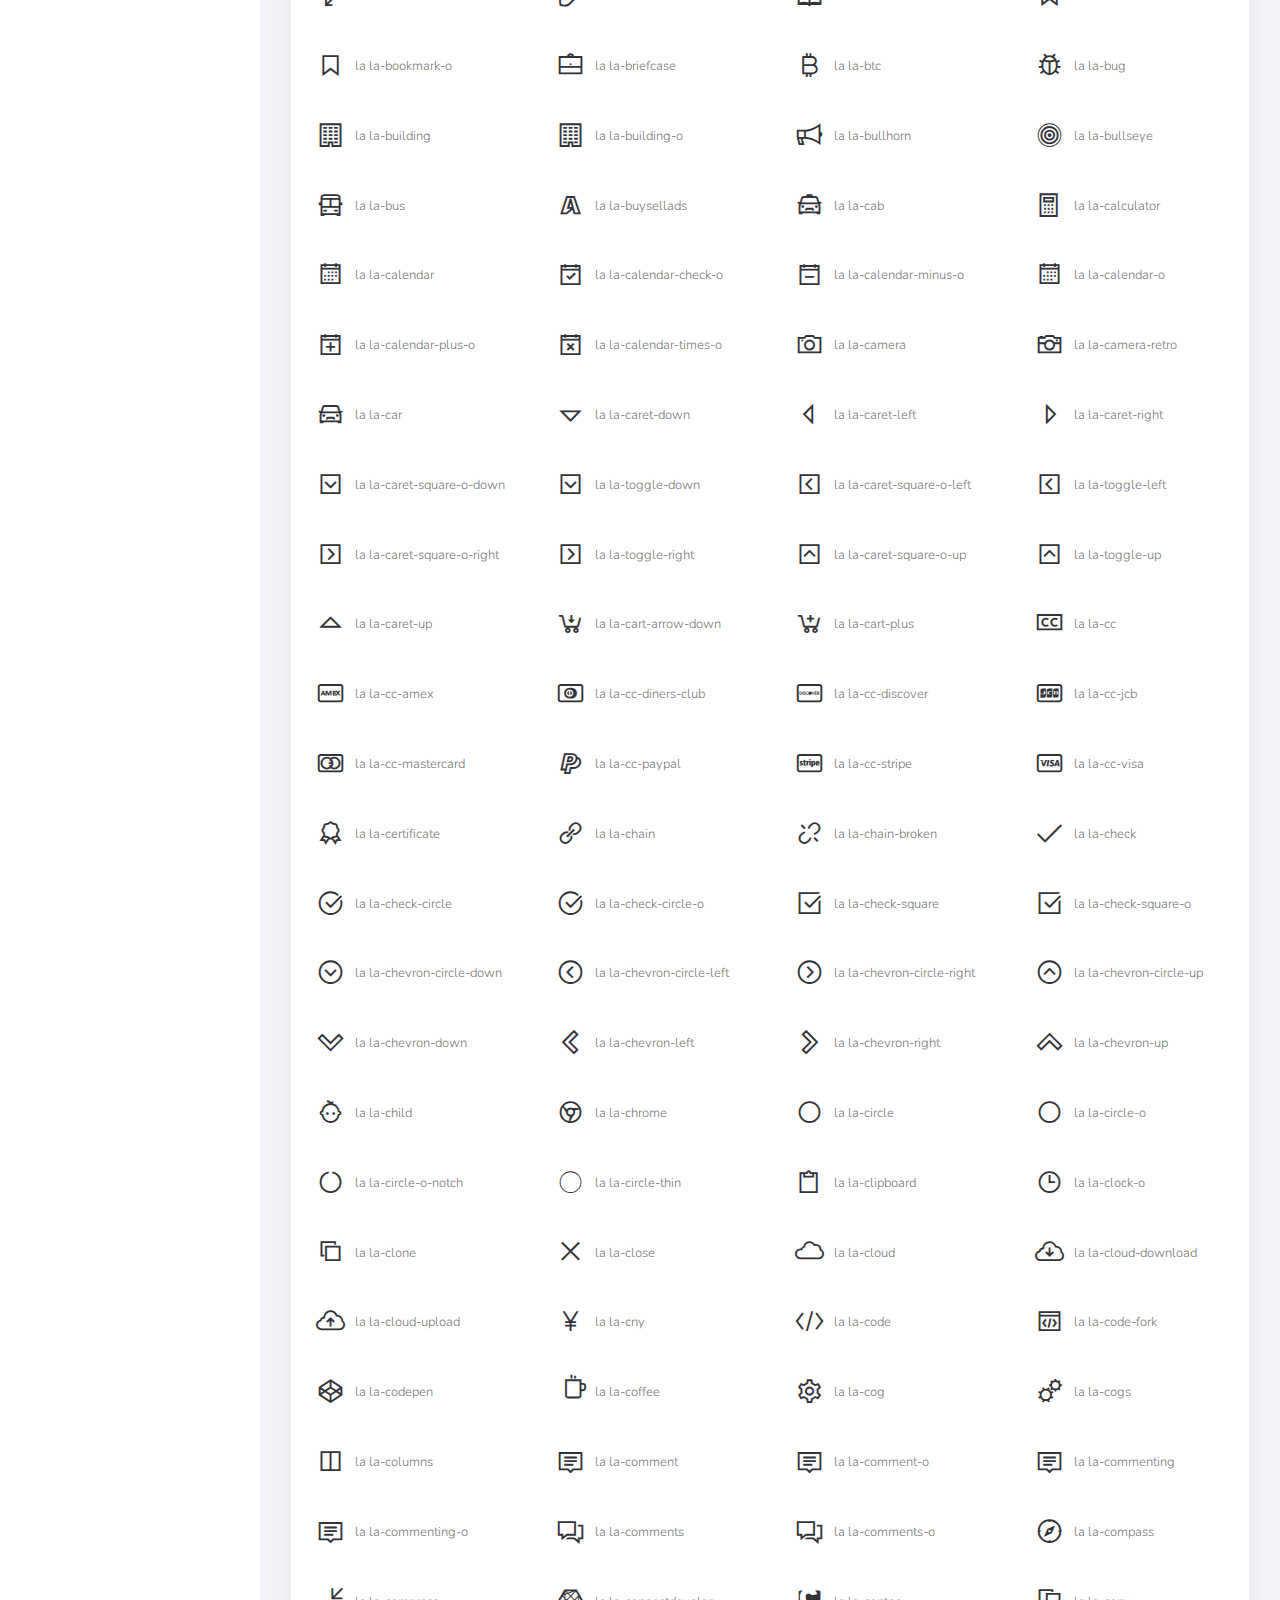
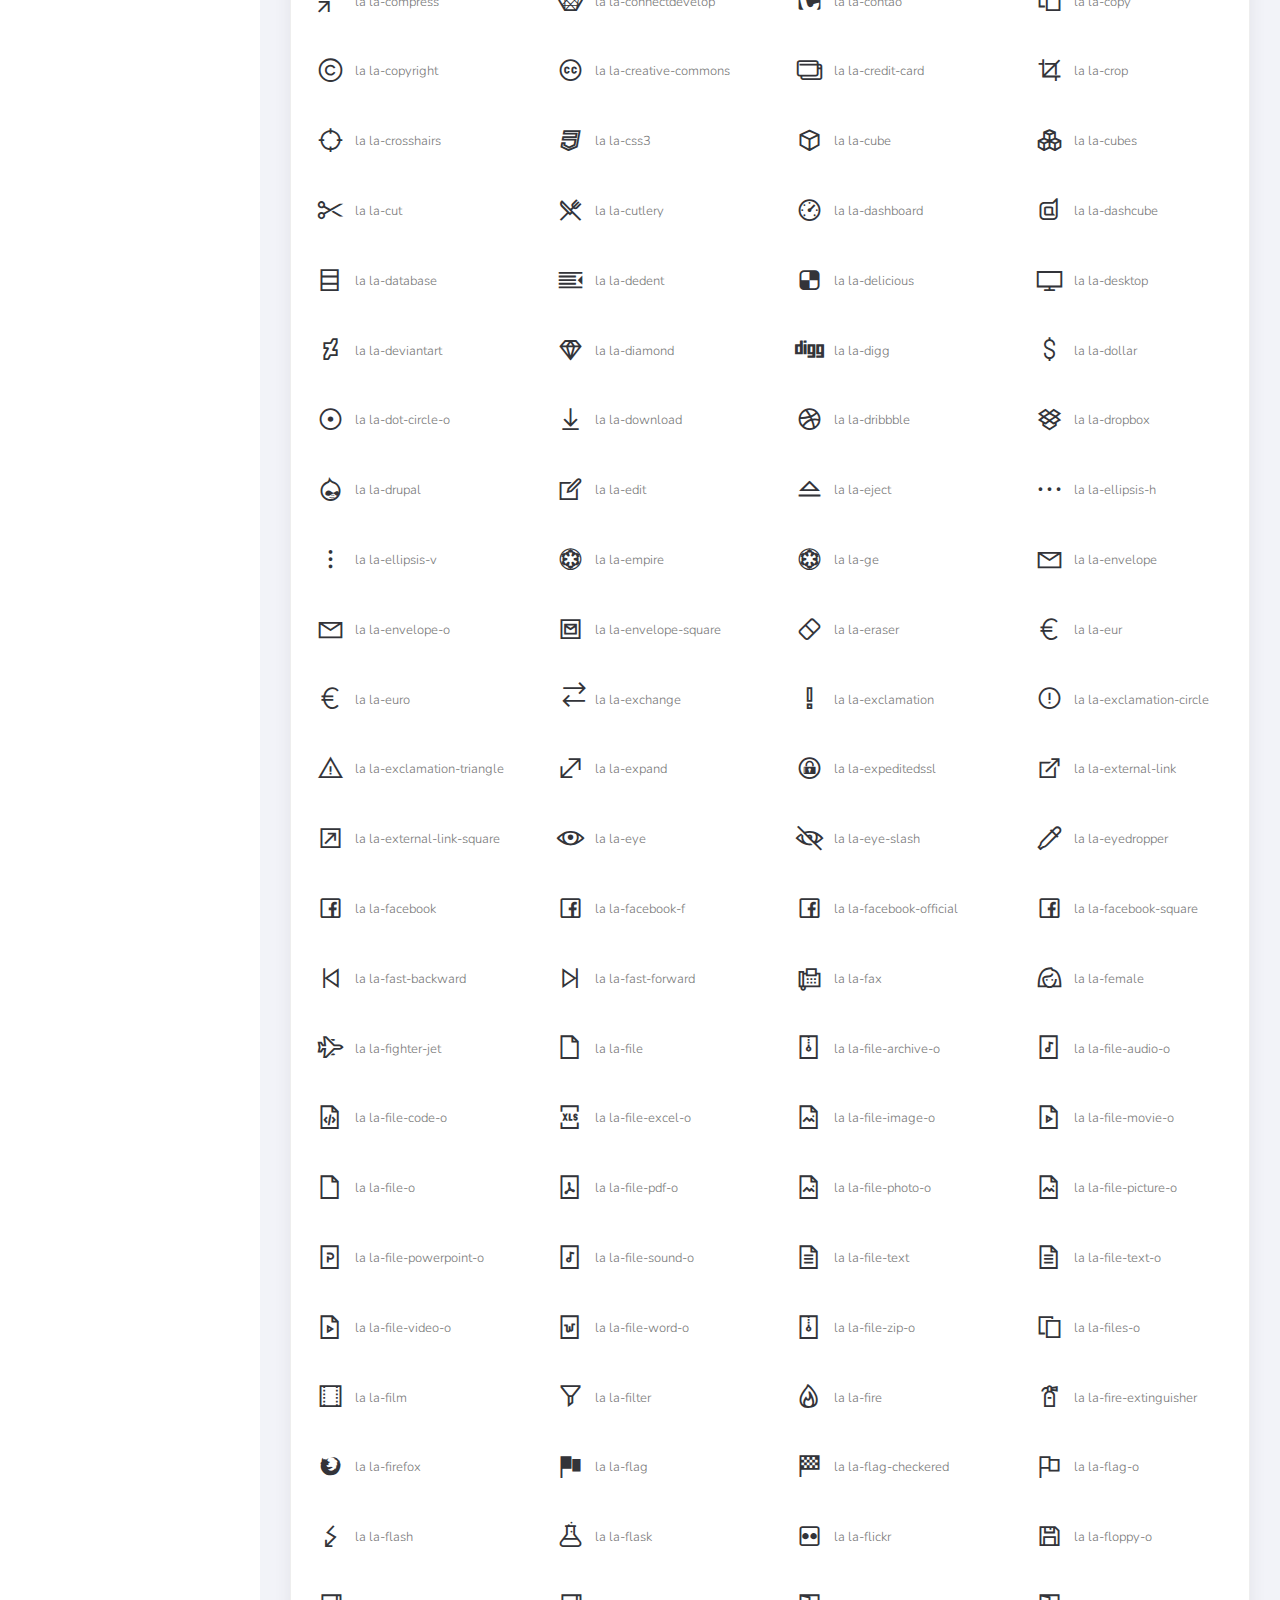
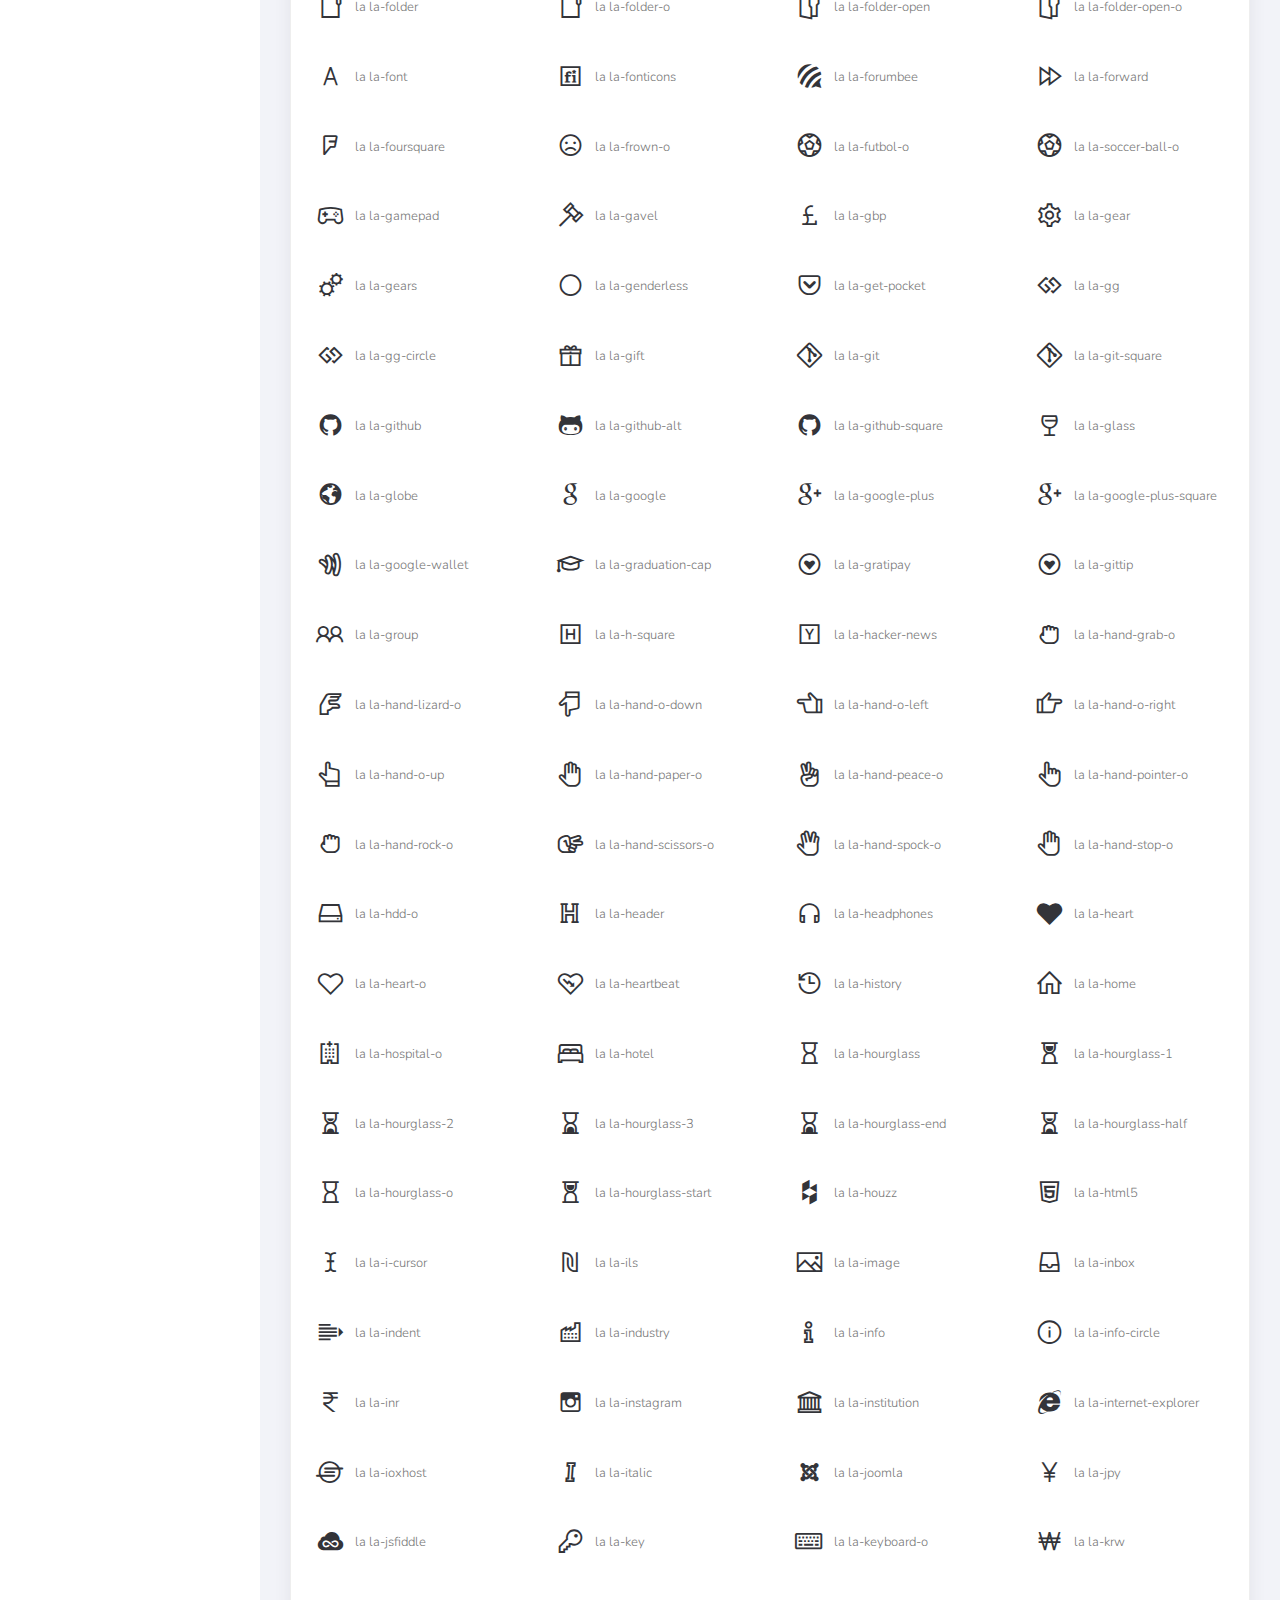
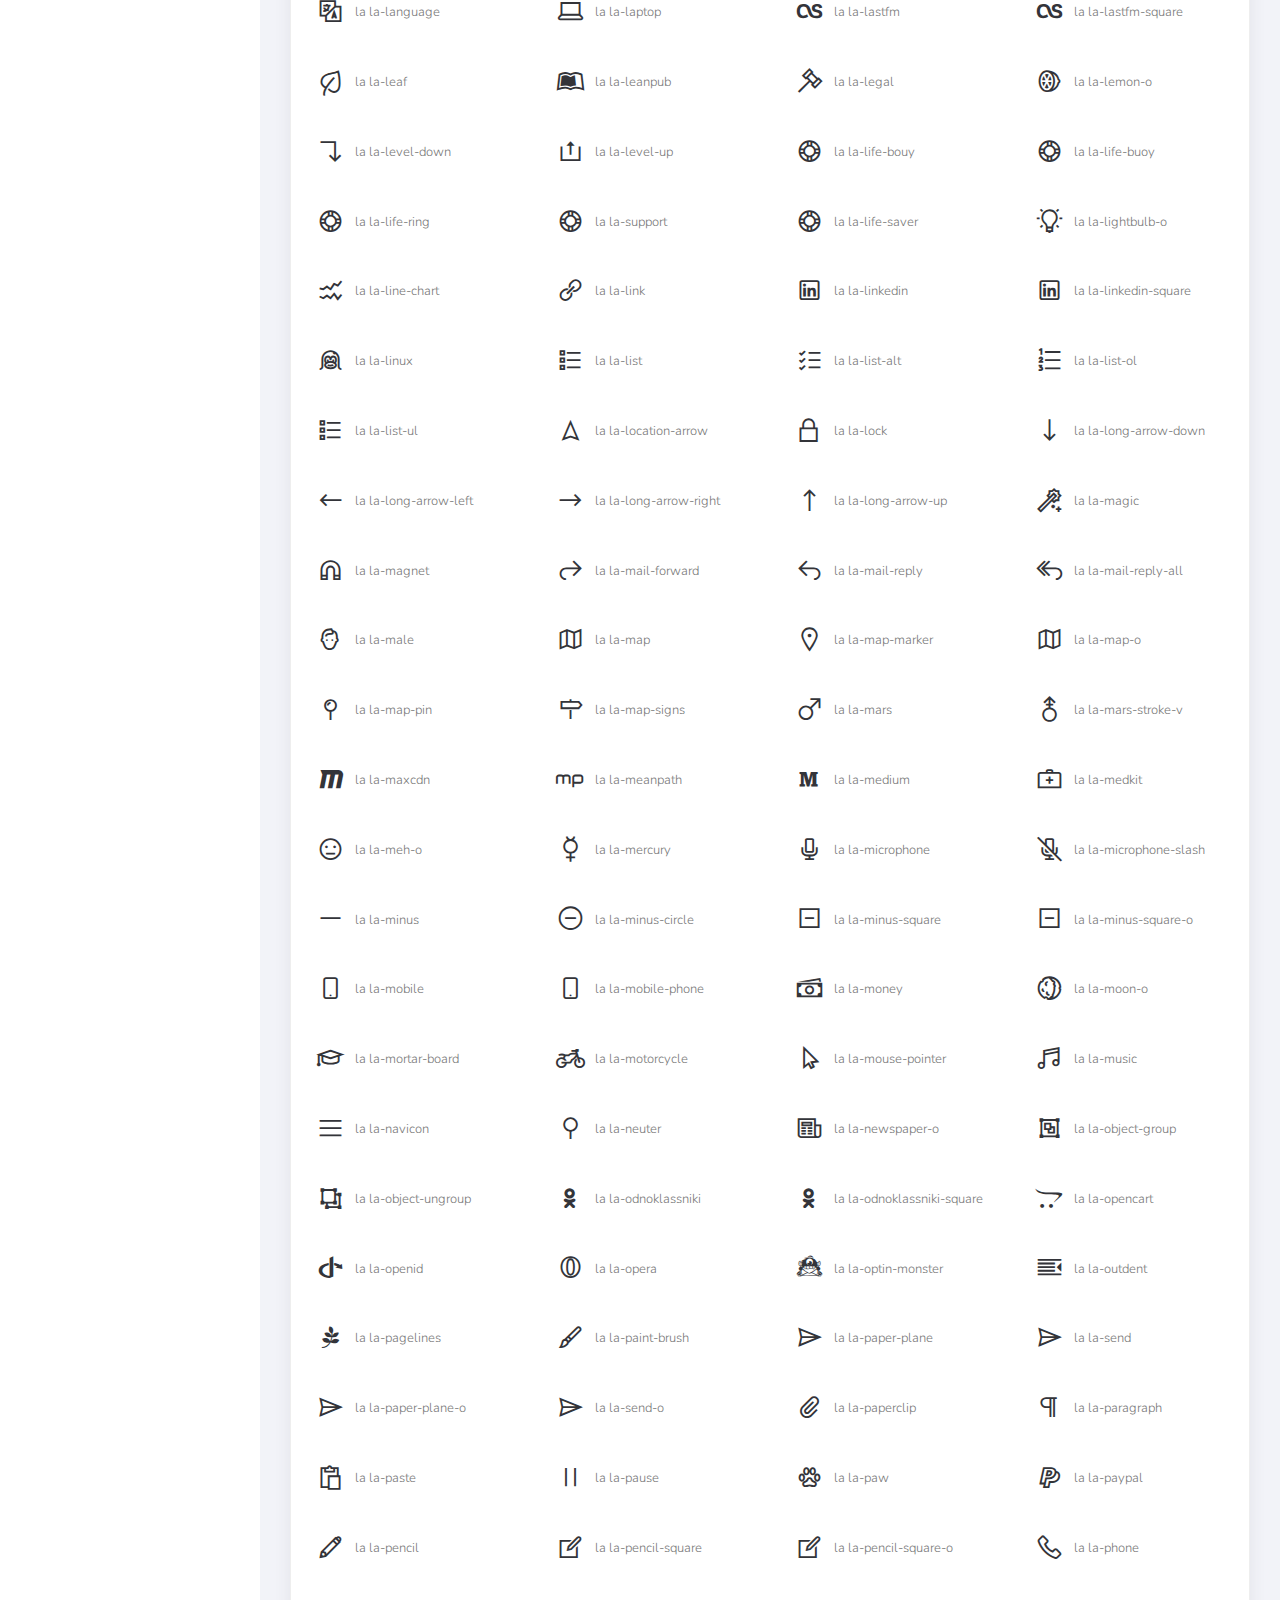
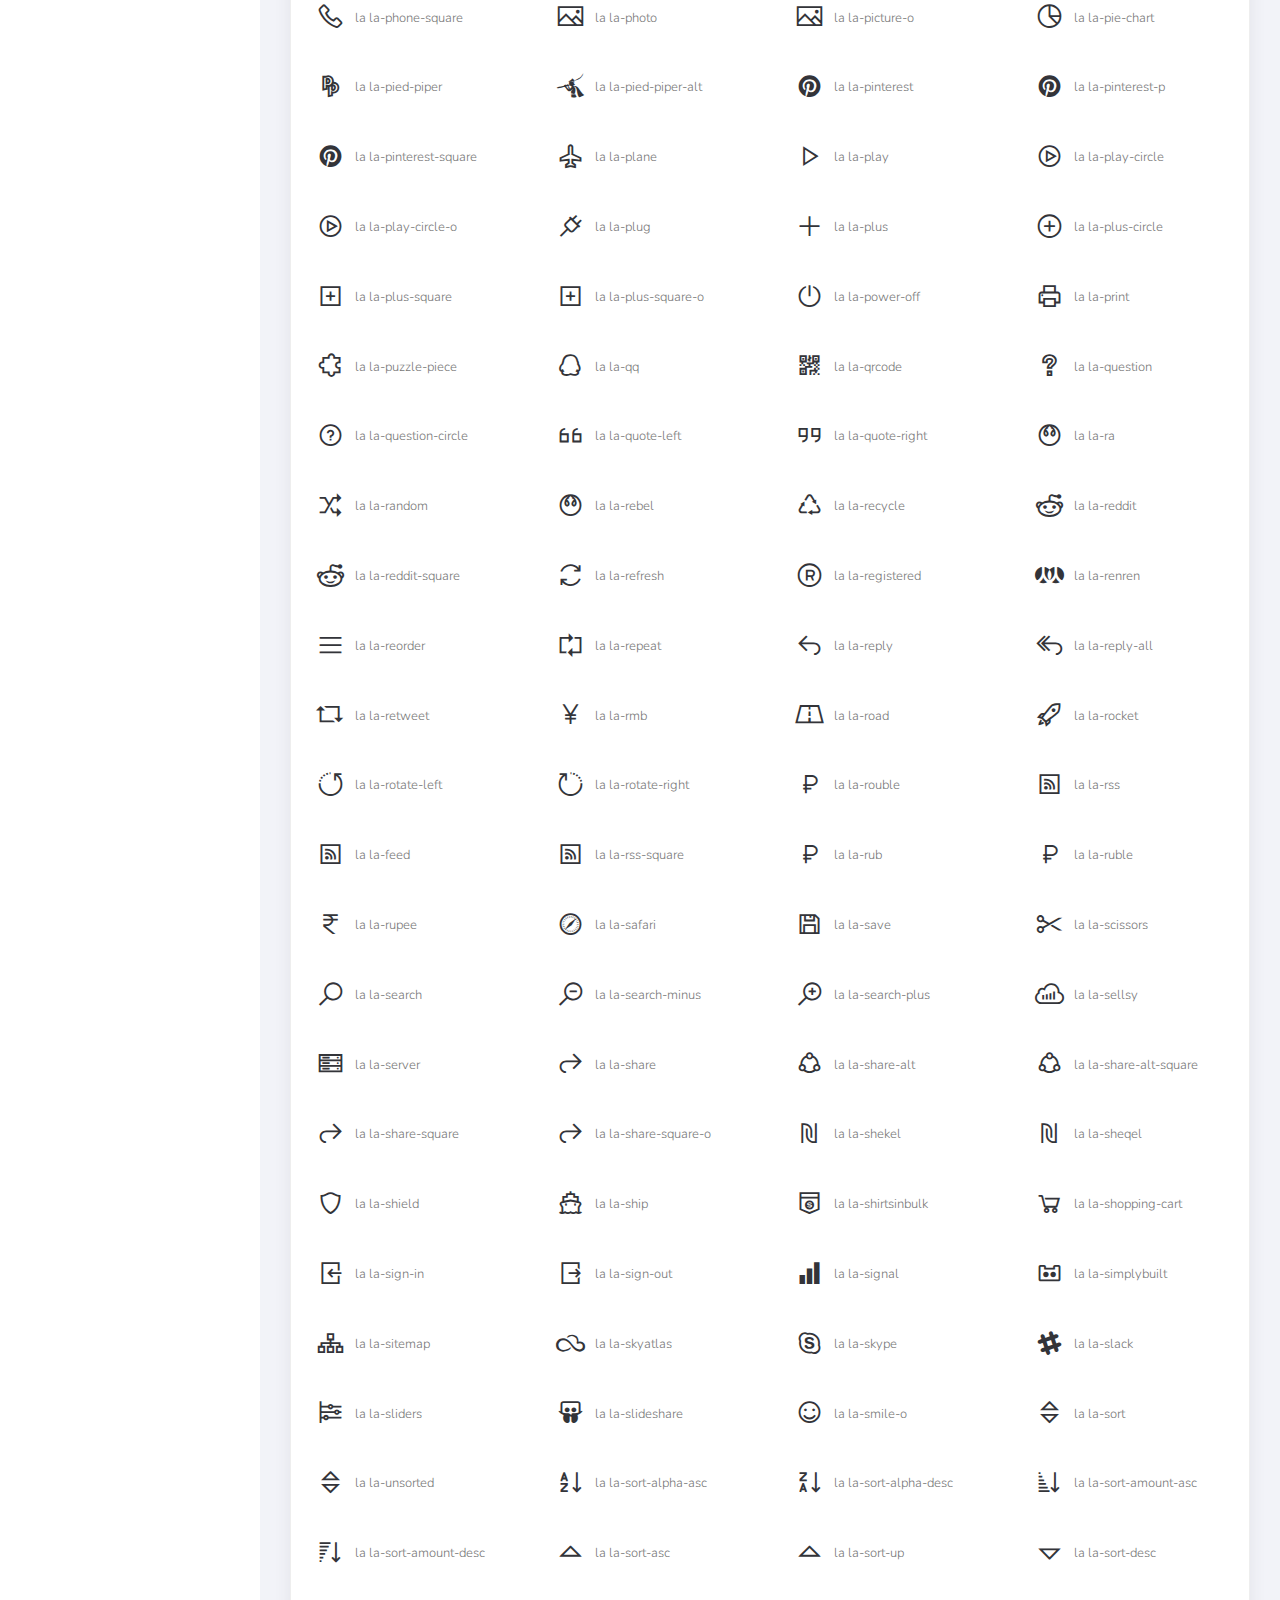
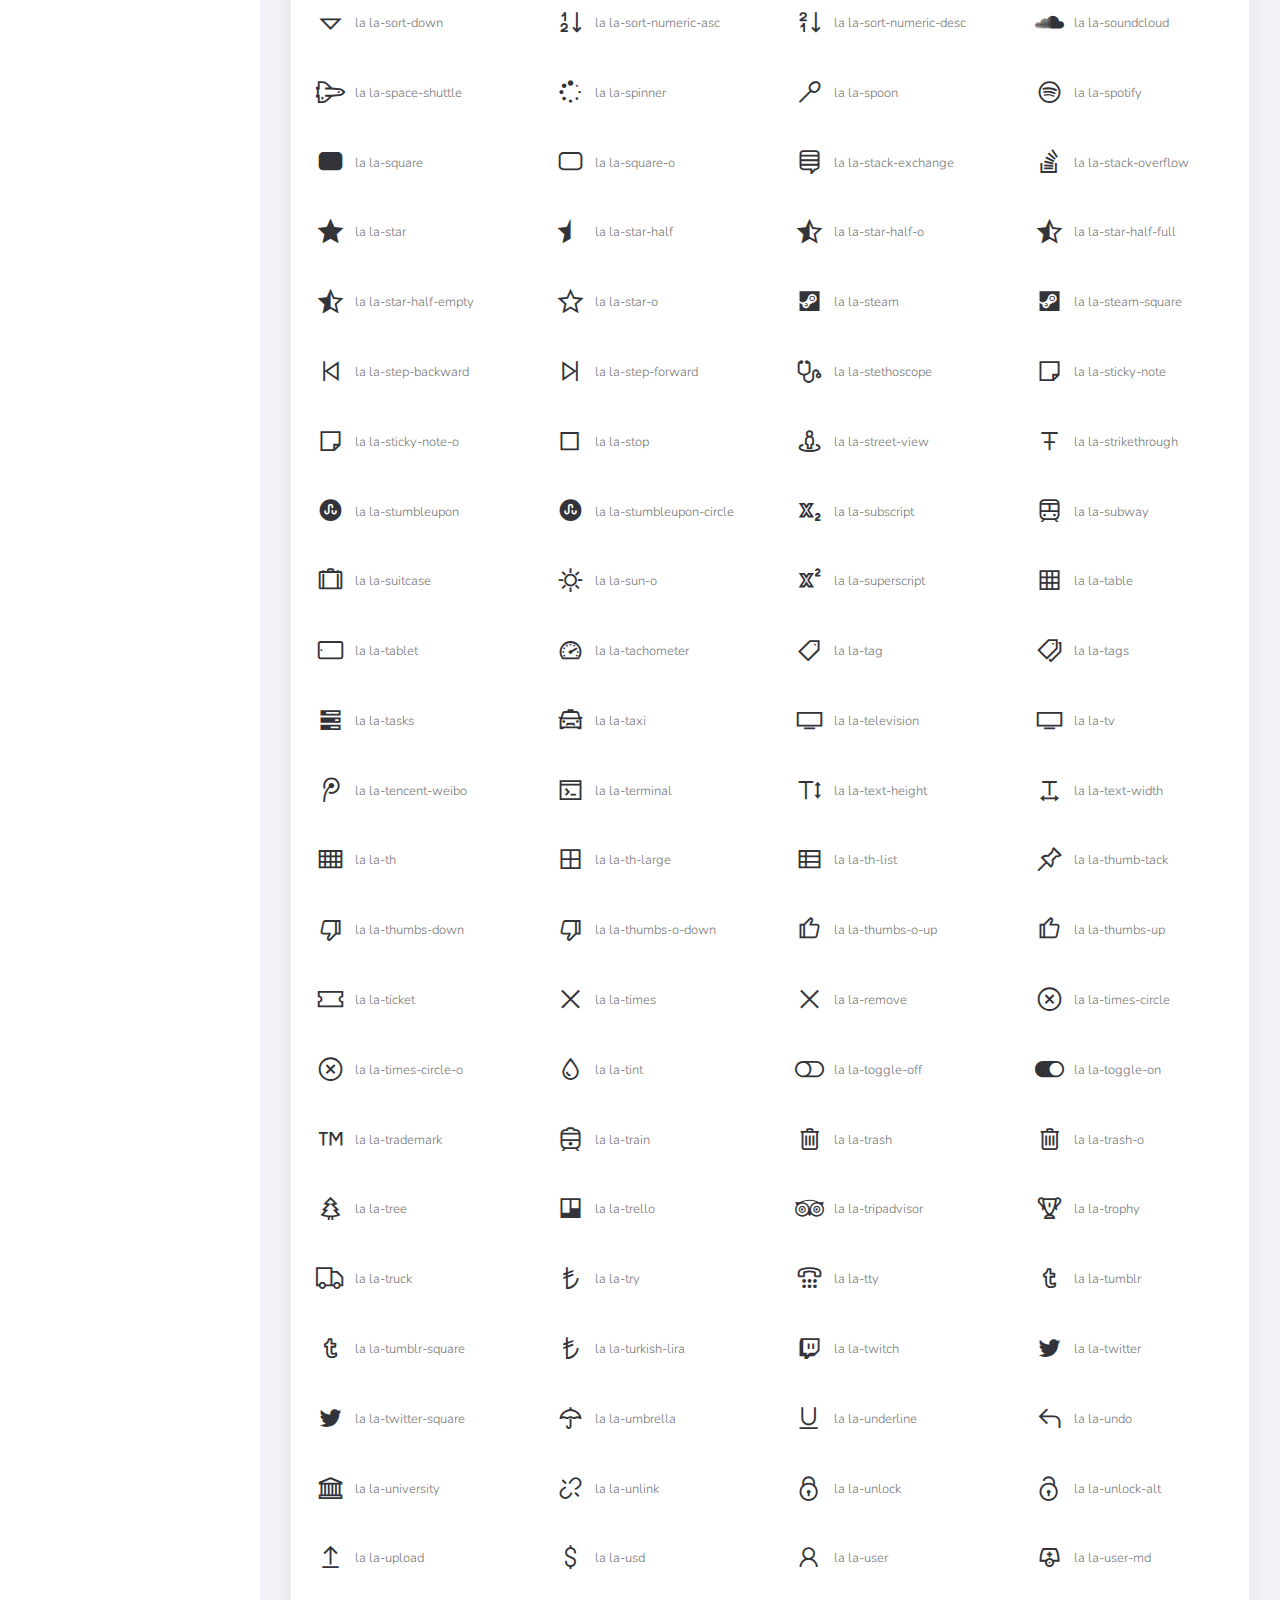
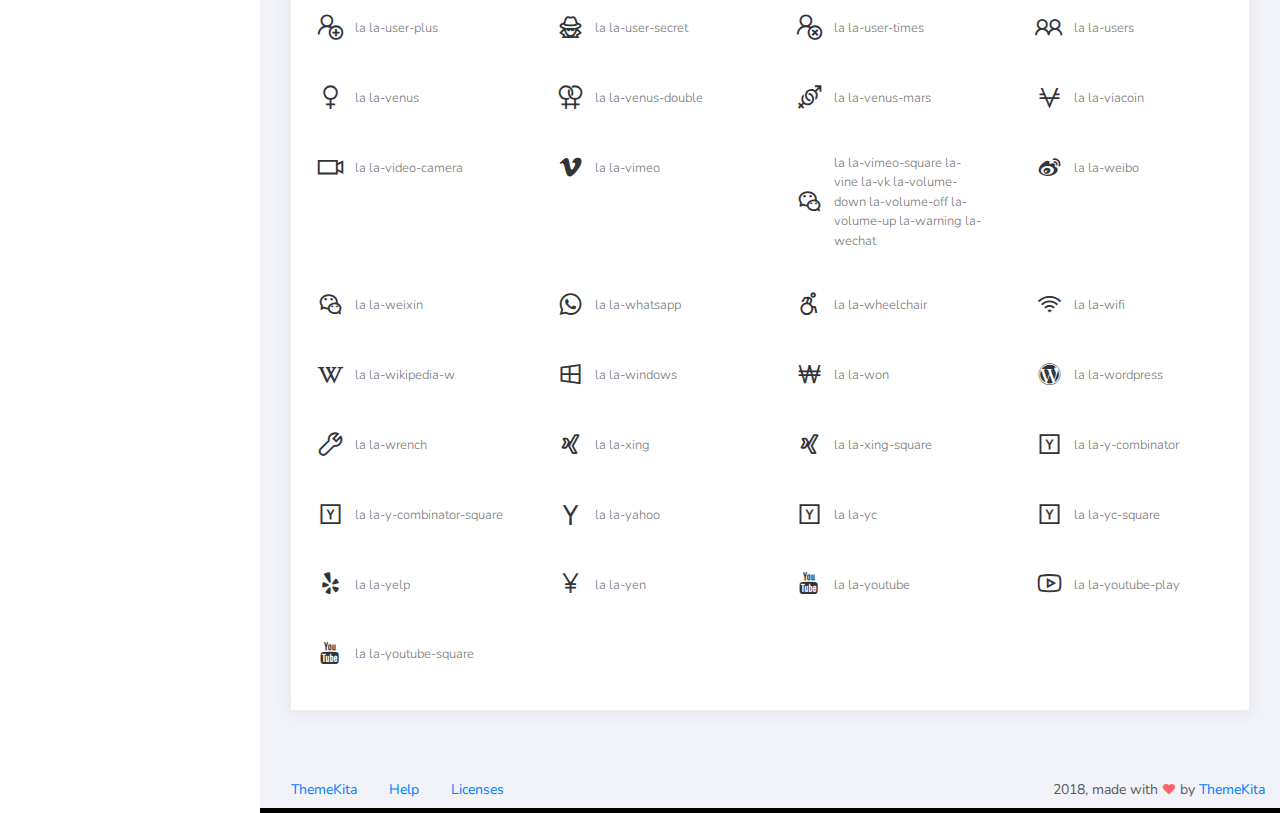
<file: MyPortfolioProject/wwwroot/Ready-Bootstrap-Dashboard-master/icons.html>
<!DOCTYPE html>
<html>
<head>
	<meta http-equiv="X-UA-Compatible" content="IE=edge,chrome=1" />
	<title>Icons - Ready Bootstrap Dashboard</title>
	<meta content='width=device-width, initial-scale=1.0, maximum-scale=1.0, user-scalable=0, shrink-to-fit=no' name='viewport' />
	<link rel="stylesheet" href="assets/css/bootstrap.min.css">
	<link rel="stylesheet" href="https://fonts.googleapis.com/css?family=Nunito:200,200i,300,300i,400,400i,600,600i,700,700i,800,800i,900,900i">
	<link rel="stylesheet" href="assets/css/ready.css">
	<link rel="stylesheet" href="assets/css/demo.css">
</head>
<body>
	<div class="wrapper">
		<div class="main-header">
			<div class="logo-header">
				<a href="index.html" class="logo">
					Ready Dashboard
				</a>
				<button class="navbar-toggler sidenav-toggler ml-auto" type="button" data-toggle="collapse" data-target="collapse" aria-controls="sidebar" aria-expanded="false" aria-label="Toggle navigation">
					<span class="navbar-toggler-icon"></span>
				</button>
				<button class="topbar-toggler more"><i class="la la-ellipsis-v"></i></button>
			</div>
			<nav class="navbar navbar-header navbar-expand-lg">
				<div class="container-fluid">
					
					<form class="navbar-left navbar-form nav-search mr-md-3" action="">
						<div class="input-group">
							<input type="text" placeholder="Search ..." class="form-control">
							<div class="input-group-append">
								<span class="input-group-text">
									<i class="la la-search search-icon"></i>
								</span>
							</div>
						</div>
					</form>
					<ul class="navbar-nav topbar-nav ml-md-auto align-items-center">
						<li class="nav-item dropdown hidden-caret">
							<a class="nav-link dropdown-toggle" href="#" id="navbarDropdown" role="button" data-toggle="dropdown" aria-haspopup="true" aria-expanded="false">
								<i class="la la-envelope"></i>
							</a>
							<div class="dropdown-menu" aria-labelledby="navbarDropdown">
								<a class="dropdown-item" href="#">Action</a>
								<a class="dropdown-item" href="#">Another action</a>
								<div class="dropdown-divider"></div>
								<a class="dropdown-item" href="#">Something else here</a>
							</div>
						</li>
						<li class="nav-item dropdown hidden-caret">
							<a class="nav-link dropdown-toggle" href="#" id="navbarDropdown" role="button" data-toggle="dropdown" aria-haspopup="true" aria-expanded="false">
								<i class="la la-bell"></i>
								<span class="notification">3</span>
							</a>
							<ul class="dropdown-menu notif-box" aria-labelledby="navbarDropdown">
								<li>
									<div class="dropdown-title">You have 4 new notification</div>
								</li>
								<li>
									<div class="notif-center">
										<a href="#">
											<div class="notif-icon notif-primary"> <i class="la la-user-plus"></i> </div>
											<div class="notif-content">
												<span class="block">
													New user registered
												</span>
												<span class="time">5 minutes ago</span> 
											</div>
										</a>
										<a href="#">
											<div class="notif-icon notif-success"> <i class="la la-comment"></i> </div>
											<div class="notif-content">
												<span class="block">
													Rahmad commented on Admin
												</span>
												<span class="time">12 minutes ago</span> 
											</div>
										</a>
										<a href="#">
											<div class="notif-img"> 
												<img src="assets/img/profile2.jpg" alt="Img Profile">
											</div>
											<div class="notif-content">
												<span class="block">
													Reza send messages to you
												</span>
												<span class="time">12 minutes ago</span> 
											</div>
										</a>
										<a href="#">
											<div class="notif-icon notif-danger"> <i class="la la-heart"></i> </div>
											<div class="notif-content">
												<span class="block">
													Farrah liked Admin
												</span>
												<span class="time">17 minutes ago</span> 
											</div>
										</a>
									</div>
								</li>
								<li>
									<a class="see-all" href="javascript:void(0);"> <strong>See all notifications</strong> <i class="la la-angle-right"></i> </a>
								</li>
							</ul>
						</li>
						<li class="nav-item dropdown">
							<a class="dropdown-toggle profile-pic" data-toggle="dropdown" href="#" aria-expanded="false"> <img src="assets/img/profile.jpg" alt="user-img" width="36" class="img-circle"><span >Hizrian</span></span> </a>
							<ul class="dropdown-menu dropdown-user">
								<li>
									<div class="user-box">
										<div class="u-img"><img src="assets/img/profile.jpg" alt="user"></div>
										<div class="u-text">
											<h4>Hizrian</h4>
											<p class="text-muted">hello@themekita.com</p><a href="profile.html" class="btn btn-rounded btn-danger btn-sm">View Profile</a></div>
										</div>
									</li>
									<div class="dropdown-divider"></div>
									<a class="dropdown-item" href="#"><i class="ti-user"></i> My Profile</a>
									<a class="dropdown-item" href="#"></i> My Balance</a>
									<a class="dropdown-item" href="#"><i class="ti-email"></i> Inbox</a>
									<div class="dropdown-divider"></div>
									<a class="dropdown-item" href="#"><i class="ti-settings"></i> Account Setting</a>
									<div class="dropdown-divider"></div>
									<a class="dropdown-item" href="#"><i class="fa fa-power-off"></i> Logout</a>
								</ul>
								<!-- /.dropdown-user -->
							</li>
						</ul>
					</div>
				</nav>
			</div>
			<div class="sidebar">
				<div class="scrollbar-inner sidebar-wrapper">
					<div class="user">
						<div class="photo">
							<img src="assets/img/profile.jpg">
						</div>
						<div class="info">
							<a class="" data-toggle="collapse" href="#collapseExample" aria-expanded="true">
								<span>
									Hizrian
									<span class="user-level">Administrator</span>
									<span class="caret"></span>
								</span>
							</a>
							<div class="clearfix"></div>

							<div class="collapse in" id="collapseExample" aria-expanded="true" style="">
								<ul class="nav">
									<li>
										<a href="#profile">
											<span class="link-collapse">My Profile</span>
										</a>
									</li>
									<li>
										<a href="#edit">
											<span class="link-collapse">Edit Profile</span>
										</a>
									</li>
									<li>
										<a href="#settings">
											<span class="link-collapse">Settings</span>
										</a>
									</li>
								</ul>
							</div>
						</div>
					</div>
					<ul class="nav">
						<li class="nav-item">
							<a href="index.html">
								<i class="la la-dashboard"></i>
								<p>Dashboard</p>
								<span class="badge badge-count">5</span>
							</a>
						</li>
						<li class="nav-item">
							<a href="components.html">
								<i class="la la-table"></i>
								<p>Components</p>
								<span class="badge badge-count">14</span>
							</a>
						</li>
						<li class="nav-item">
							<a href="forms.html">
								<i class="la la-keyboard-o"></i>
								<p>Forms</p>
								<span class="badge badge-count">50</span>
							</a>
						</li>
						<li class="nav-item">
							<a href="tables.html">
								<i class="la la-th"></i>
								<p>Tables</p>
								<span class="badge badge-count">6</span>
							</a>
						</li>
						<li class="nav-item">
							<a href="notifications.html">
								<i class="la la-bell"></i>
								<p>Notifications</p>
								<span class="badge badge-success">3</span>
							</a>
						</li>
						<li class="nav-item">
							<a href="typography.html">
								<i class="la la-font"></i>
								<p>Typography</p>
								<span class="badge badge-danger">25</span>
							</a>
						</li>
						<li class="nav-item active">
							<a href="icons.html">
								<i class="la la-fonticons"></i>
								<p>Icons</p>
							</a>
						</li>
						<li class="nav-item update-pro">
							<button  data-toggle="modal" data-target="#modalUpdate">
								<i class="la la-hand-pointer-o"></i>
								<p>Update To Pro</p>
							</button>
						</li>
					</ul>
				</div>
			</div>
			<div class="main-panel">
				<div class="content">
					<div class="container-fluid">
						<h4 class="page-title">Icons</h4>
						<div class="row">
							<div class="col-md-12">
								<div class="card">
									<div class="card-header">
										<div class="card-title">Line Awesome Icons</div>
										<div class="card-category">Modern Line Icon from <a class="link" href="https://icons8.com/line-awesome">icon8</a></div>
									</div>
									<div class="card-body">
										<div id="row-demo-icon" class="row">
										</div>
									</div>
								</div>
							</div>
						</div>
					</div>
				</div>
				<footer class="footer">
					<div class="container-fluid">
						<nav class="pull-left">
							<ul class="nav">
								<li class="nav-item">
									<a class="nav-link" href="http://www.themekita.com">
										ThemeKita
									</a>
								</li>
								<li class="nav-item">
									<a class="nav-link" href="#">
										Help
									</a>
								</li>
								<li class="nav-item">
									<a class="nav-link" href="https://themewagon.com/license/#free-item">
										Licenses
									</a>
								</li>
							</ul>
						</nav>
						<div class="copyright ml-auto">
							2018, made with <i class="la la-heart heart text-danger"></i> by <a href="http://www.themekita.com">ThemeKita</a>
						</div>				
					</div>
				</footer>
			</div>
		</div>
	</div>
	<!-- Modal -->
	<div class="modal fade" id="modalUpdate" tabindex="-1" role="dialog" aria-labelledby="modalUpdatePro" aria-hidden="true">
		<div class="modal-dialog modal-dialog-centered" role="document">
			<div class="modal-content">
				<div class="modal-header bg-primary">
					<h6 class="modal-title"><i class="la la-frown-o"></i> Under Development</h6>
					<button type="button" class="close" data-dismiss="modal" aria-label="Close">
						<span aria-hidden="true">&times;</span>
					</button>
				</div>
				<div class="modal-body text-center">									
					<p>Currently the pro version of the <b>Ready Dashboard</b> Bootstrap is in progress development</p>
					<p>
					<b>We'll let you know when it's done</b></p>
				</div>
				<div class="modal-footer">
					<button type="button" class="btn btn-secondary" data-dismiss="modal">Close</button>
				</div>
			</div>
		</div>
	</div>
</body>
<script src="assets/js/core/jquery.3.2.1.min.js"></script>
<script src="assets/js/plugin/jquery-ui-1.12.1.custom/jquery-ui.min.js"></script>
<script src="assets/js/core/popper.min.js"></script>
<script src="assets/js/core/bootstrap.min.js"></script>
<script src="assets/js/plugin/chartist/chartist.min.js"></script>
<script src="assets/js/plugin/chartist/plugin/chartist-plugin-tooltip.min.js"></script>
<script src="assets/js/plugin/bootstrap-notify/bootstrap-notify.min.js"></script>
<script src="assets/js/plugin/bootstrap-toggle/bootstrap-toggle.min.js"></script>
<script src="assets/js/plugin/jquery-mapael/jquery.mapael.min.js"></script>
<script src="assets/js/plugin/jquery-mapael/maps/world_countries.min.js"></script>
<script src="assets/js/plugin/chart-circle/circles.min.js"></script>
<script src="assets/js/plugin/jquery-scrollbar/jquery.scrollbar.min.js"></script>
<script src="assets/js/ready.min.js"></script>
<script type="text/javascript">
	var iconClass = ['la-500px', 'la-adjust', 'la-adn', 'la-align-center', 'la-align-justify',
	'la-align-left', 'la-align-right', 'la-amazon', 'la-ambulance', 'la-anchor', 'la-android', 'la-angellist', 'la-angle-double-down', 'la-angle-double-left', 'la-angle-double-right', 'la-angle-double-up', 'la-angle-down', 'la-angle-left', 'la-angle-right', 'la-angle-up', 'la-apple', 'la-archive', 'la-area-chart', ' la-arrow-circle-down', 'la-arrow-circle-left', 'la-arrow-circle-o-down', 'la-arrow-circle-o-left', 'la-arrow-circle-o-right', 'la-arrow-circle-o-up', 'la-arrow-circle-right', 'la-arrow-circle-up', 'la-arrow-down', 'la-arrow-left', 'la-arrow-right', 'la-arrow-up', 'la-arrows', 'la-arrows-alt', 'la-arrows-h', 'la-arrows-v', 'la-asterisk', 'la-at', 'la-automobile', 'la-backward', 'la-balance-scale', 'la-ban', 'la-bank', 'la-bar-chart', 'la-bar-chart-o', 'la-barcode', 'la-bars', 'la-battery-0', 'la-battery-1', 'la-battery-2', 'la-battery-3', 'la-battery-4', 'la-battery-empty', 'la-battery-full', 'la-battery-half', 'la-battery-quarter', 'la-battery-three-quarters', 'la-bed', 'la-beer', 'la-behance', 'la-behance-square', 'la-bell', 'la-bell-o', 'la-bell-slash', 'la-bell-slash-o', 'la-bicycle', 'la-binoculars', 'la-birthday-cake', 'la-bitbucket', 'la-bitbucket-square', 'la-bitcoin', 'la-black-tie', 'la-bold', 'la-bolt', 'la-bomb', 'la-book', 'la-bookmark', 'la-bookmark-o', 'la-briefcase', 'la-btc', 'la-bug', 'la-building', 'la-building-o', 'la-bullhorn', 'la-bullseye', 'la-bus', 'la-buysellads', 'la-cab', 'la-calculator', 'la-calendar', 'la-calendar-check-o', 'la-calendar-minus-o', 'la-calendar-o', 'la-calendar-plus-o', 'la-calendar-times-o', 'la-camera', 'la-camera-retro', 'la-car', 'la-caret-down', 'la-caret-left', 'la-caret-right', 'la-caret-square-o-down', 'la-toggle-down', 'la-caret-square-o-left', 'la-toggle-left', 'la-caret-square-o-right', 'la-toggle-right', 'la-caret-square-o-up', 'la-toggle-up', 'la-caret-up', 'la-cart-arrow-down', 'la-cart-plus', 'la-cc', 'la-cc-amex', 'la-cc-diners-club', 'la-cc-discover', 'la-cc-jcb', 'la-cc-mastercard', 'la-cc-paypal', 'la-cc-stripe', 'la-cc-visa', 'la-certificate', 'la-chain', 'la-chain-broken', 'la-check', 'la-check-circle', 'la-check-circle-o', 'la-check-square', 'la-check-square-o', 'la-chevron-circle-down', 'la-chevron-circle-left', 'la-chevron-circle-right', 'la-chevron-circle-up', 'la-chevron-down', 'la-chevron-left', 'la-chevron-right', 'la-chevron-up', 'la-child', 'la-chrome', 'la-circle', 'la-circle-o', 'la-circle-o-notch', 'la-circle-thin', 'la-clipboard', 'la-clock-o', 'la-clone', 'la-close', 'la-cloud', 'la-cloud-download', 'la-cloud-upload', 'la-cny', 'la-code', 'la-code-fork', 'la-codepen', 'la-coffee', 'la-cog', 'la-cogs', 'la-columns', 'la-comment', 'la-comment-o', 'la-commenting', 'la-commenting-o', 'la-comments', 'la-comments-o', 'la-compass', 'la-compress', 'la-connectdevelop', 'la-contao', 'la-copy', 'la-copyright', 'la-creative-commons', 'la-credit-card', 'la-crop', 'la-crosshairs', 'la-css3', 'la-cube', 'la-cubes', 'la-cut', 'la-cutlery', 'la-dashboard', 'la-dashcube', 'la-database', 'la-dedent', 'la-delicious', 'la-desktop', 'la-deviantart', 'la-diamond', 'la-digg', 'la-dollar', 'la-dot-circle-o', 'la-download', 'la-dribbble', 'la-dropbox', 'la-drupal', 'la-edit', 'la-eject', 'la-ellipsis-h', 'la-ellipsis-v', 'la-empire', 'la-ge', 'la-envelope', 'la-envelope-o', 'la-envelope-square', 'la-eraser', 'la-eur', 'la-euro', 'la-exchange', 'la-exclamation', 'la-exclamation-circle', 'la-exclamation-triangle', 'la-expand', 'la-expeditedssl', 'la-external-link', 'la-external-link-square', 'la-eye', 'la-eye-slash', 'la-eyedropper', 'la-facebook', 'la-facebook-f', 'la-facebook-official', 'la-facebook-square', 'la-fast-backward', 'la-fast-forward', 'la-fax', 'la-female', 'la-fighter-jet', 'la-file', 'la-file-archive-o', 'la-file-audio-o', 'la-file-code-o', 'la-file-excel-o', 'la-file-image-o', 'la-file-movie-o', 'la-file-o', 'la-file-pdf-o', 'la-file-photo-o', 'la-file-picture-o', 'la-file-powerpoint-o', 'la-file-sound-o', 'la-file-text', 'la-file-text-o', 'la-file-video-o', 'la-file-word-o', 'la-file-zip-o', 'la-files-o', 'la-film', 'la-filter', 'la-fire', 'la-fire-extinguisher', 'la-firefox', 'la-flag', 'la-flag-checkered', 'la-flag-o', 'la-flash', 'la-flask', 'la-flickr', 'la-floppy-o', 'la-folder', 'la-folder-o', 'la-folder-open', 'la-folder-open-o', 'la-font', 'la-fonticons', 'la-forumbee', 'la-forward', 'la-foursquare', 'la-frown-o', 'la-futbol-o', 'la-soccer-ball-o', 'la-gamepad', 'la-gavel', 'la-gbp', 'la-gear', 'la-gears', 'la-genderless', 'la-get-pocket', 'la-gg', 'la-gg-circle', 'la-gift', 'la-git', 'la-git-square', 'la-github', 'la-github-alt', 'la-github-square', 'la-glass', 'la-globe', 'la-google', 'la-google-plus', 'la-google-plus-square', 'la-google-wallet', 'la-graduation-cap', 'la-gratipay', 'la-gittip', 'la-group', 'la-h-square', 'la-hacker-news', 'la-hand-grab-o', 'la-hand-lizard-o', 'la-hand-o-down', 'la-hand-o-left', 'la-hand-o-right', 'la-hand-o-up', 'la-hand-paper-o', 'la-hand-peace-o', 'la-hand-pointer-o', 'la-hand-rock-o', 'la-hand-scissors-o', 'la-hand-spock-o', 'la-hand-stop-o', 'la-hdd-o', 'la-header', 'la-headphones', 'la-heart', 'la-heart-o', 'la-heartbeat', 'la-history', 'la-home', 'la-hospital-o', 'la-hotel', 'la-hourglass', 'la-hourglass-1', 'la-hourglass-2', 'la-hourglass-3', 'la-hourglass-end', 'la-hourglass-half', 'la-hourglass-o', 'la-hourglass-start', 'la-houzz', 'la-html5', 'la-i-cursor', 'la-ils', 'la-image', 'la-inbox', 'la-indent', 'la-industry', 'la-info', 'la-info-circle', 'la-inr', 'la-instagram', 'la-institution', 'la-internet-explorer', 'la-ioxhost', 'la-italic', 'la-joomla', 'la-jpy', 'la-jsfiddle', 'la-key', 'la-keyboard-o', 'la-krw', 'la-language', 'la-laptop', 'la-lastfm', 'la-lastfm-square', 'la-leaf', 'la-leanpub', 'la-legal', 'la-lemon-o', 'la-level-down', 'la-level-up', 'la-life-bouy', 'la-life-buoy', 'la-life-ring', 'la-support', 'la-life-saver', 'la-lightbulb-o', 'la-line-chart', 'la-link', 'la-linkedin', 'la-linkedin-square', 'la-linux', 'la-list', 'la-list-alt', 'la-list-ol', 'la-list-ul', 'la-location-arrow', 'la-lock', 'la-long-arrow-down', 'la-long-arrow-left', 'la-long-arrow-right', 'la-long-arrow-up', 'la-magic', 'la-magnet', 'la-mail-forward', 'la-mail-reply', 'la-mail-reply-all', 'la-male', 'la-map', 'la-map-marker', 'la-map-o', 'la-map-pin', 'la-map-signs', 'la-mars', 'la-mars-stroke-v', 'la-maxcdn', 'la-meanpath', 'la-medium', 'la-medkit', 'la-meh-o', 'la-mercury', 'la-microphone', 'la-microphone-slash', 'la-minus', 'la-minus-circle', 'la-minus-square', 'la-minus-square-o', 'la-mobile', 'la-mobile-phone', 'la-money', 'la-moon-o', 'la-mortar-board', 'la-motorcycle', 'la-mouse-pointer', 'la-music', 'la-navicon', 'la-neuter', 'la-newspaper-o', 'la-object-group', 'la-object-ungroup', 'la-odnoklassniki', 'la-odnoklassniki-square', 'la-opencart', 'la-openid', 'la-opera', 'la-optin-monster', 'la-outdent', 'la-pagelines', 'la-paint-brush', 'la-paper-plane', 'la-send', 'la-paper-plane-o', 'la-send-o', 'la-paperclip', 'la-paragraph', 'la-paste', 'la-pause', 'la-paw', 'la-paypal', 'la-pencil', 'la-pencil-square', 'la-pencil-square-o', 'la-phone', 'la-phone-square', 'la-photo', 'la-picture-o', 'la-pie-chart', 'la-pied-piper', 'la-pied-piper-alt', 'la-pinterest', 'la-pinterest-p', 'la-pinterest-square', 'la-plane', 'la-play', 'la-play-circle', 'la-play-circle-o', 'la-plug', 'la-plus', 'la-plus-circle', 'la-plus-square', 'la-plus-square-o', 'la-power-off', 'la-print', 'la-puzzle-piece', 'la-qq', 'la-qrcode', 'la-question', 'la-question-circle', 'la-quote-left', 'la-quote-right', 'la-ra', 'la-random', 'la-rebel', 'la-recycle', 'la-reddit', 'la-reddit-square', 'la-refresh', 'la-registered', 'la-renren', 'la-reorder', 'la-repeat', 'la-reply', 'la-reply-all', 'la-retweet', 'la-rmb', 'la-road', 'la-rocket', 'la-rotate-left', 'la-rotate-right', 'la-rouble', 'la-rss', 'la-feed', 'la-rss-square', 'la-rub', 'la-ruble', 'la-rupee', 'la-safari', 'la-save', 'la-scissors', 'la-search', 'la-search-minus', 'la-search-plus', 'la-sellsy', 'la-server', 'la-share', 'la-share-alt', 'la-share-alt-square', 'la-share-square', 'la-share-square-o', 'la-shekel', 'la-sheqel', 'la-shield', 'la-ship', 'la-shirtsinbulk', 'la-shopping-cart', 'la-sign-in', 'la-sign-out', 'la-signal', 'la-simplybuilt', 'la-sitemap', 'la-skyatlas', 'la-skype', 'la-slack', 'la-sliders', 'la-slideshare', 'la-smile-o', 'la-sort', 'la-unsorted', 'la-sort-alpha-asc', 'la-sort-alpha-desc', 'la-sort-amount-asc', 'la-sort-amount-desc', 'la-sort-asc', 'la-sort-up', 'la-sort-desc', 'la-sort-down', 'la-sort-numeric-asc', 'la-sort-numeric-desc', 'la-soundcloud', 'la-space-shuttle', 'la-spinner', 'la-spoon', 'la-spotify', 'la-square', 'la-square-o', 'la-stack-exchange', 'la-stack-overflow', 'la-star', 'la-star-half', 'la-star-half-o', 'la-star-half-full', 'la-star-half-empty', 'la-star-o', 'la-steam', 'la-steam-square', 'la-step-backward', 'la-step-forward', 'la-stethoscope', 'la-sticky-note', 'la-sticky-note-o', 'la-stop', 'la-street-view', 'la-strikethrough', 'la-stumbleupon', 'la-stumbleupon-circle', 'la-subscript', 'la-subway', 'la-suitcase', 'la-sun-o', 'la-superscript', 'la-table', 'la-tablet', 'la-tachometer', 'la-tag', 'la-tags', 'la-tasks', 'la-taxi', 'la-television', 'la-tv', 'la-tencent-weibo', 'la-terminal', 'la-text-height', 'la-text-width', 'la-th', 'la-th-large', 'la-th-list', 'la-thumb-tack', 'la-thumbs-down', 'la-thumbs-o-down', 'la-thumbs-o-up', 'la-thumbs-up', 'la-ticket', 'la-times', 'la-remove', 'la-times-circle', 'la-times-circle-o', 'la-tint', 'la-toggle-off', 'la-toggle-on', 'la-trademark', 'la-train', 'la-trash', 'la-trash-o', 'la-tree', 'la-trello', 'la-tripadvisor', 'la-trophy', 'la-truck', 'la-try', 'la-tty', 'la-tumblr', 'la-tumblr-square', 'la-turkish-lira', 'la-twitch', 'la-twitter', 'la-twitter-square', 'la-umbrella', 'la-underline', 'la-undo', 'la-university', 'la-unlink', 'la-unlock', 'la-unlock-alt', 'la-upload', 'la-usd', 'la-user', 'la-user-md', 'la-user-plus', 'la-user-secret', 'la-user-times', 'la-users', 'la-venus', 'la-venus-double', 'la-venus-mars', 'la-viacoin', 'la-video-camera', 'la-vimeo', 'la-vimeo-square la-vine la-vk la-volume-down la-volume-off la-volume-up la-warning la-wechat', 'la-weibo', 'la-weixin', 'la-whatsapp', 'la-wheelchair', 'la-wifi', 'la-wikipedia-w', 'la-windows', 'la-won', 'la-wordpress', 'la-wrench', 'la-xing', 'la-xing-square', 'la-y-combinator', 'la-y-combinator-square', 'la-yahoo', 'la-yc', 'la-yc-square', 'la-yelp', 'la-yen', 'la-youtube', 'la-youtube-play', 'la-youtube-square'
	]; var rowDemoIcon = "#row-demo-icon";
	for (i = 0; i < iconClass.length; i++){
		$(rowDemoIcon).append('<div class="col-md-3"> <div class="demo-icon"> <div class="icon-preview"><i class="la ' + iconClass[i] + '"></i></div> <div class="icon-class">la ' + iconClass[i] + '</div> </div> </div>');
	}
</script>
</html>
</file>
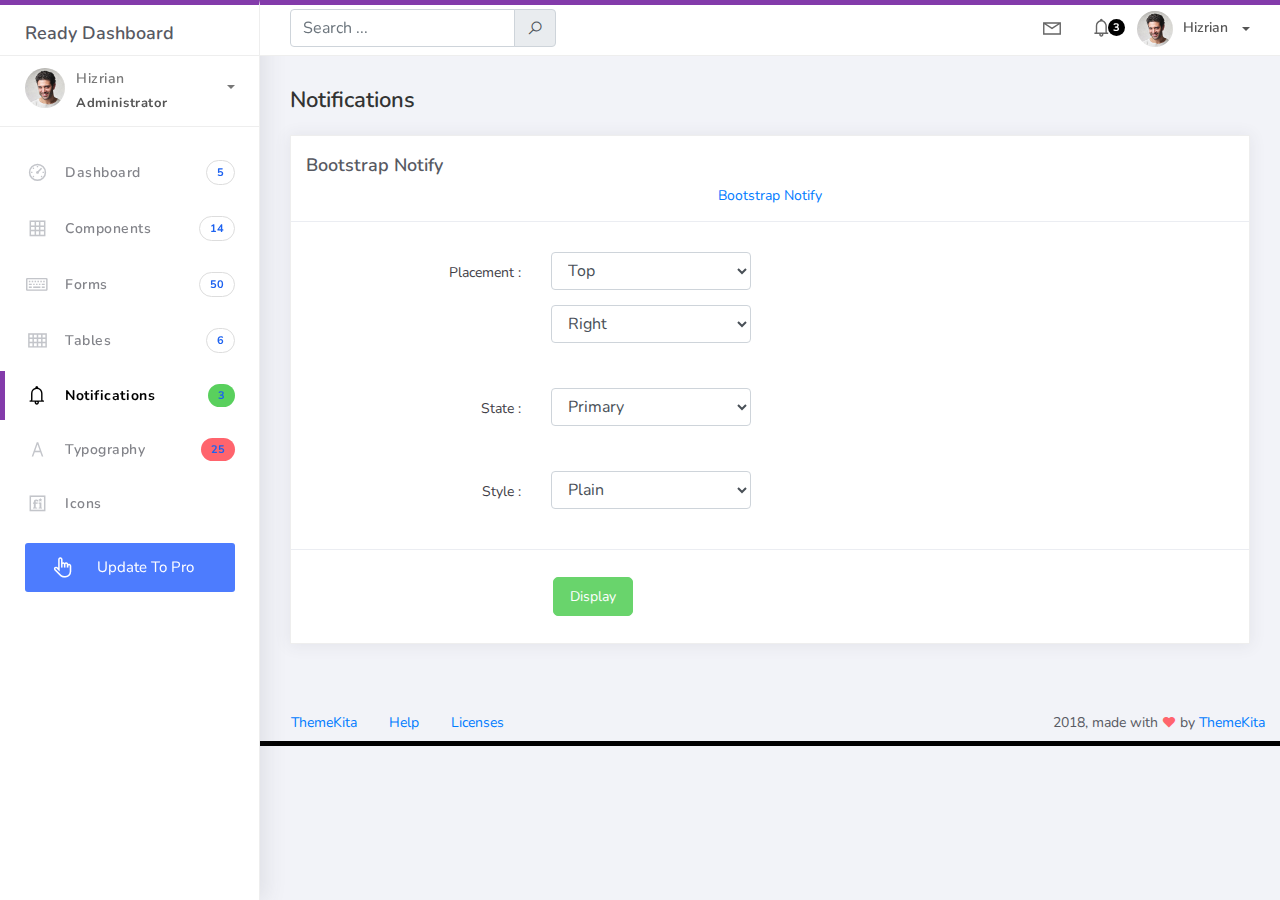
<file: MyPortfolioProject/wwwroot/Ready-Bootstrap-Dashboard-master/notifications.html>
<!DOCTYPE html>
<html>
<head>
	<meta http-equiv="X-UA-Compatible" content="IE=edge,chrome=1" />
	<title>Notifications - Ready Bootstrap Dashboard</title>
	<meta content='width=device-width, initial-scale=1.0, maximum-scale=1.0, user-scalable=0, shrink-to-fit=no' name='viewport' />
	<link rel="stylesheet" href="assets/css/bootstrap.min.css">
	<link rel="stylesheet" href="https://fonts.googleapis.com/css?family=Nunito:200,200i,300,300i,400,400i,600,600i,700,700i,800,800i,900,900i">
	<link rel="stylesheet" href="assets/css/ready.css">
	<link rel="stylesheet" href="assets/css/demo.css">
</head>
<body>
	<div class="wrapper">
		<div class="main-header">
			<div class="logo-header">
				<a href="index.html" class="logo">
					Ready Dashboard
				</a>
				<button class="navbar-toggler sidenav-toggler ml-auto" type="button" data-toggle="collapse" data-target="collapse" aria-controls="sidebar" aria-expanded="false" aria-label="Toggle navigation">
					<span class="navbar-toggler-icon"></span>
				</button>
				<button class="topbar-toggler more"><i class="la la-ellipsis-v"></i></button>
			</div>
			<nav class="navbar navbar-header navbar-expand-lg">
				<div class="container-fluid">
					
					<form class="navbar-left navbar-form nav-search mr-md-3" action="">
						<div class="input-group">
							<input type="text" placeholder="Search ..." class="form-control">
							<div class="input-group-append">
								<span class="input-group-text">
									<i class="la la-search search-icon"></i>
								</span>
							</div>
						</div>
					</form>
					<ul class="navbar-nav topbar-nav ml-md-auto align-items-center">
						<li class="nav-item dropdown hidden-caret">
							<a class="nav-link dropdown-toggle" href="#" id="navbarDropdown" role="button" data-toggle="dropdown" aria-haspopup="true" aria-expanded="false">
								<i class="la la-envelope"></i>
							</a>
							<div class="dropdown-menu" aria-labelledby="navbarDropdown">
								<a class="dropdown-item" href="#">Action</a>
								<a class="dropdown-item" href="#">Another action</a>
								<div class="dropdown-divider"></div>
								<a class="dropdown-item" href="#">Something else here</a>
							</div>
						</li>
						<li class="nav-item dropdown hidden-caret">
							<a class="nav-link dropdown-toggle" href="#" id="navbarDropdown" role="button" data-toggle="dropdown" aria-haspopup="true" aria-expanded="false">
								<i class="la la-bell"></i>
								<span class="notification">3</span>
							</a>
							<ul class="dropdown-menu notif-box" aria-labelledby="navbarDropdown">
								<li>
									<div class="dropdown-title">You have 4 new notification</div>
								</li>
								<li>
									<div class="notif-center">
										<a href="#">
											<div class="notif-icon notif-primary"> <i class="la la-user-plus"></i> </div>
											<div class="notif-content">
												<span class="block">
													New user registered
												</span>
												<span class="time">5 minutes ago</span> 
											</div>
										</a>
										<a href="#">
											<div class="notif-icon notif-success"> <i class="la la-comment"></i> </div>
											<div class="notif-content">
												<span class="block">
													Rahmad commented on Admin
												</span>
												<span class="time">12 minutes ago</span> 
											</div>
										</a>
										<a href="#">
											<div class="notif-img"> 
												<img src="assets/img/profile2.jpg" alt="Img Profile">
											</div>
											<div class="notif-content">
												<span class="block">
													Reza send messages to you
												</span>
												<span class="time">12 minutes ago</span> 
											</div>
										</a>
										<a href="#">
											<div class="notif-icon notif-danger"> <i class="la la-heart"></i> </div>
											<div class="notif-content">
												<span class="block">
													Farrah liked Admin
												</span>
												<span class="time">17 minutes ago</span> 
											</div>
										</a>
									</div>
								</li>
								<li>
									<a class="see-all" href="javascript:void(0);"> <strong>See all notifications</strong> <i class="la la-angle-right"></i> </a>
								</li>
							</ul>
						</li>
						<li class="nav-item dropdown">
							<a class="dropdown-toggle profile-pic" data-toggle="dropdown" href="#" aria-expanded="false"> <img src="assets/img/profile.jpg" alt="user-img" width="36" class="img-circle"><span >Hizrian</span></span> </a>
							<ul class="dropdown-menu dropdown-user">
								<li>
									<div class="user-box">
										<div class="u-img"><img src="assets/img/profile.jpg" alt="user"></div>
										<div class="u-text">
											<h4>Hizrian</h4>
											<p class="text-muted">hello@themekita.com</p><a href="profile.html" class="btn btn-rounded btn-danger btn-sm">View Profile</a></div>
										</div>
									</li>
									<div class="dropdown-divider"></div>
									<a class="dropdown-item" href="#"><i class="ti-user"></i> My Profile</a>
									<a class="dropdown-item" href="#"></i> My Balance</a>
									<a class="dropdown-item" href="#"><i class="ti-email"></i> Inbox</a>
									<div class="dropdown-divider"></div>
									<a class="dropdown-item" href="#"><i class="ti-settings"></i> Account Setting</a>
									<div class="dropdown-divider"></div>
									<a class="dropdown-item" href="#"><i class="fa fa-power-off"></i> Logout</a>
								</ul>
								<!-- /.dropdown-user -->
							</li>
						</ul>
					</div>
				</nav>
			</div>
			<div class="sidebar">
				<div class="scrollbar-inner sidebar-wrapper">
					<div class="user">
						<div class="photo">
							<img src="assets/img/profile.jpg">
						</div>
						<div class="info">
							<a class="" data-toggle="collapse" href="#collapseExample" aria-expanded="true">
								<span>
									Hizrian
									<span class="user-level">Administrator</span>
									<span class="caret"></span>
								</span>
							</a>
							<div class="clearfix"></div>

							<div class="collapse in" id="collapseExample" aria-expanded="true" style="">
								<ul class="nav">
									<li>
										<a href="#profile">
											<span class="link-collapse">My Profile</span>
										</a>
									</li>
									<li>
										<a href="#edit">
											<span class="link-collapse">Edit Profile</span>
										</a>
									</li>
									<li>
										<a href="#settings">
											<span class="link-collapse">Settings</span>
										</a>
									</li>
								</ul>
							</div>
						</div>
					</div>
					<ul class="nav">
						<li class="nav-item">
							<a href="index.html">
								<i class="la la-dashboard"></i>
								<p>Dashboard</p>
								<span class="badge badge-count">5</span>
							</a>
						</li>
						<li class="nav-item">
							<a href="components.html">
								<i class="la la-table"></i>
								<p>Components</p>
								<span class="badge badge-count">14</span>
							</a>
						</li>
						<li class="nav-item">
							<a href="forms.html">
								<i class="la la-keyboard-o"></i>
								<p>Forms</p>
								<span class="badge badge-count">50</span>
							</a>
						</li>
						<li class="nav-item">
							<a href="tables.html">
								<i class="la la-th"></i>
								<p>Tables</p>
								<span class="badge badge-count">6</span>
							</a>
						</li>
						<li class="nav-item active">
							<a href="notifications.html">
								<i class="la la-bell"></i>
								<p>Notifications</p>
								<span class="badge badge-success">3</span>
							</a>
						</li>
						<li class="nav-item">
							<a href="typography.html">
								<i class="la la-font"></i>
								<p>Typography</p>
								<span class="badge badge-danger">25</span>
							</a>
						</li>
						<li class="nav-item">
							<a href="icons.html">
								<i class="la la-fonticons"></i>
								<p>Icons</p>
							</a>
						</li>
						<li class="nav-item update-pro">
							<button  data-toggle="modal" data-target="#modalUpdate">
								<i class="la la-hand-pointer-o"></i>
								<p>Update To Pro</p>
							</button>
						</li>
					</ul>
				</div>
			</div>
			<div class="main-panel">
				<div class="content">
					<div class="container-fluid">
						<h4 class="page-title">Notifications</h4>
						<div class="row">
							<div class="col-md-12">
								<div class="card">
									<div class="card-header">
										<div class="card-title">Bootstrap Notify</div>
										<div class="card-category">Turn standard bootstrap alerts into "growl" like notifications from <a class="link" href="http://bootstrap-notify.remabledesigns.com/">Bootstrap Notify</a></div>
									</div>
									<div class="card-body">
										<div class="form">
											<div class="form-group from-show-notify row">
												<div class="col-lg-3 col-md-3 col-sm-12 text-right">
													<label>Placement :</label>
												</div>
												<div class="col-lg-4 col-md-9 col-sm-12">
													<select class="form-control input-fixed" id="notify_placement_from">
														<option value="top">Top</option>
														<option value="bottom">Bottom</option>
													</select>
													<select class="form-control input-fixed" id="notify_placement_align">
														<option value="left">Left</option>
														<option value="right" selected="">Right</option>
														<option value="center">Center</option>
													</select>
												</div>
											</div>
											<div class="form-group from-show-notify row">
												<div class="col-lg-3 col-md-3 col-sm-12 text-right">
													<label>State :</label>
												</div>
												<div class="col-lg-4 col-md-9 col-sm-12">
													<select class="form-control input-fixed" id="notify_state">
														<option value="primary">Primary</option>
														<option value="info">Info</option>
														<option value="success">Success</option>
														<option value="warning">Warning</option>
														<option value="danger">Danger</option>
													</select>
												</div>
											</div>
											<div class="form-group from-show-notify row">
												<div class="col-lg-3 col-md-3 col-sm-12 text-right">
													<label>Style :</label>
												</div>
												<div class="col-lg-4 col-md-9 col-sm-12">
													<select class="form-control input-fixed" id="notify_style">
														<option value="plain">Plain</option>
														<option value="withicon">With Icon</option>
													</select>
												</div>
											</div>
										</div>
									</div>
									<div class="card-footer">
										<div class="form">
											<div class="form-group from-show-notify row">
												<div class="col-lg-3 col-md-3 col-sm-12">

												</div>
												<div class="col-lg-4 col-md-9 col-sm-12">
													<button id="displayNotif" class="btn btn-success">Display</button>
												</div>
											</div>
										</div>
									</div>
								</div>
							</div>
						</div>
					</div>
				</div>
				<footer class="footer">
					<div class="container-fluid">
						<nav class="pull-left">
							<ul class="nav">
								<li class="nav-item">
									<a class="nav-link" href="http://www.themekita.com">
										ThemeKita
									</a>
								</li>
								<li class="nav-item">
									<a class="nav-link" href="#">
										Help
									</a>
								</li>
								<li class="nav-item">
									<a class="nav-link" href="https://themewagon.com/license/#free-item">
										Licenses
									</a>
								</li>
							</ul>
						</nav>
						<div class="copyright ml-auto">
							2018, made with <i class="la la-heart heart text-danger"></i> by <a href="http://www.themekita.com">ThemeKita</a>
						</div>				
					</div>
				</footer>
			</div>
		</div>
	</div>
	<!-- Modal -->
	<div class="modal fade" id="modalUpdate" tabindex="-1" role="dialog" aria-labelledby="modalUpdatePro" aria-hidden="true">
		<div class="modal-dialog modal-dialog-centered" role="document">
			<div class="modal-content">
				<div class="modal-header bg-primary">
					<h6 class="modal-title"><i class="la la-frown-o"></i> Under Development</h6>
					<button type="button" class="close" data-dismiss="modal" aria-label="Close">
						<span aria-hidden="true">&times;</span>
					</button>
				</div>
				<div class="modal-body text-center">									
					<p>Currently the pro version of the <b>Ready Dashboard</b> Bootstrap is in progress development</p>
					<p>
					<b>We'll let you know when it's done</b></p>
				</div>
				<div class="modal-footer">
					<button type="button" class="btn btn-secondary" data-dismiss="modal">Close</button>
				</div>
			</div>
		</div>
	</div>
</body>
<script src="assets/js/core/jquery.3.2.1.min.js"></script>
<script src="assets/js/plugin/jquery-ui-1.12.1.custom/jquery-ui.min.js"></script>
<script src="assets/js/core/popper.min.js"></script>
<script src="assets/js/core/bootstrap.min.js"></script>
<script src="assets/js/plugin/chartist/chartist.min.js"></script>
<script src="assets/js/plugin/chartist/plugin/chartist-plugin-tooltip.min.js"></script>
<script src="assets/js/plugin/bootstrap-notify/bootstrap-notify.min.js"></script>
<script src="assets/js/plugin/bootstrap-toggle/bootstrap-toggle.min.js"></script>
<script src="assets/js/plugin/jquery-mapael/jquery.mapael.min.js"></script>
<script src="assets/js/plugin/jquery-mapael/maps/world_countries.min.js"></script>
<script src="assets/js/plugin/chart-circle/circles.min.js"></script>
<script src="assets/js/plugin/jquery-scrollbar/jquery.scrollbar.min.js"></script>
<script src="assets/js/ready.min.js"></script>
<script>
	$('#displayNotif').on('click', function(){
		var placementFrom = $('#notify_placement_from option:selected').val();
		var placementAlign = $('#notify_placement_align option:selected').val();
		var state = $('#notify_state option:selected').val();
		var style = $('#notify_style option:selected').val();
		var content = {};

		content.message = 'Turning standard Bootstrap alerts into "notify" like notifications';
		content.title = 'Bootstrap notify';
		if (style == "withicon") {
			content.icon = 'la la-bell';
		} else {
			content.icon = 'none';
		}
		content.url = 'index.html';
		content.target = '_blank';

		$.notify(content,{
			type: state,
			placement: {
				from: placementFrom,
				align: placementAlign
			},
			time: 1000,
		});
	});
</script>
</html>
</file>
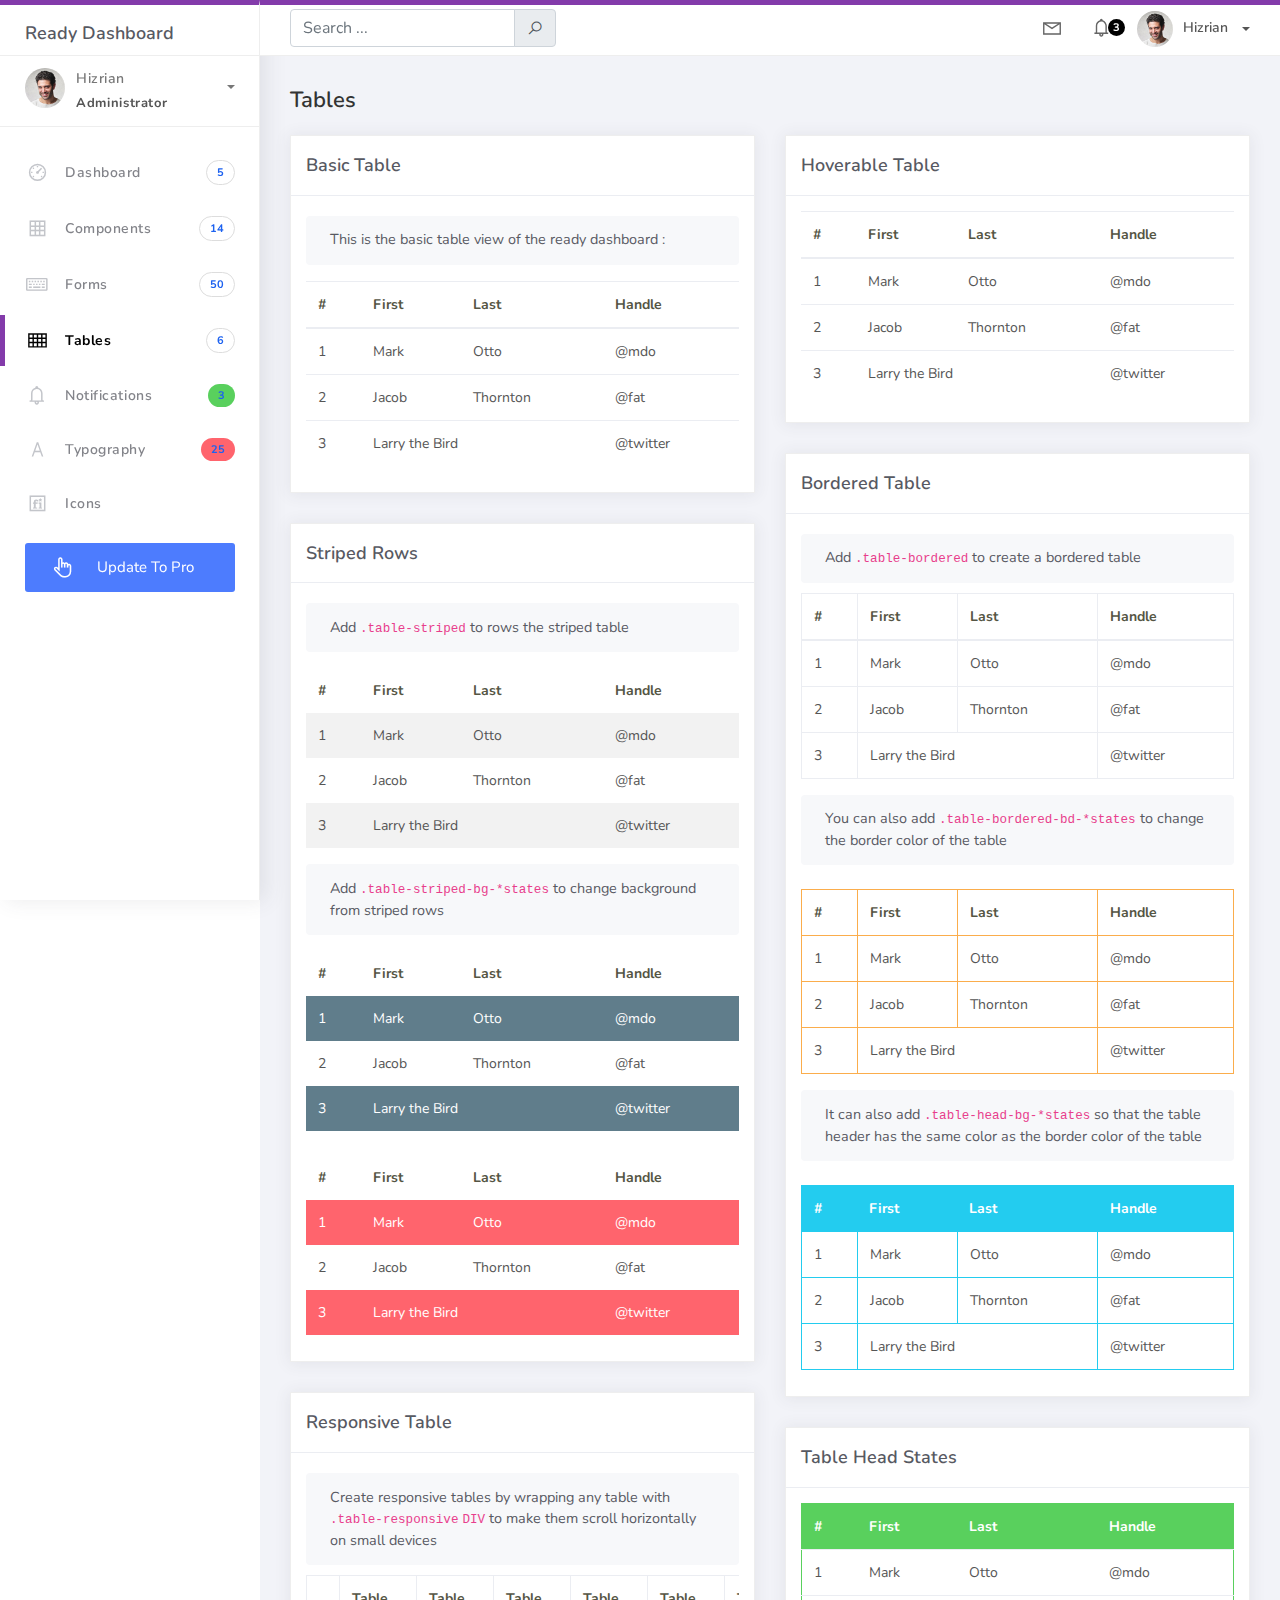
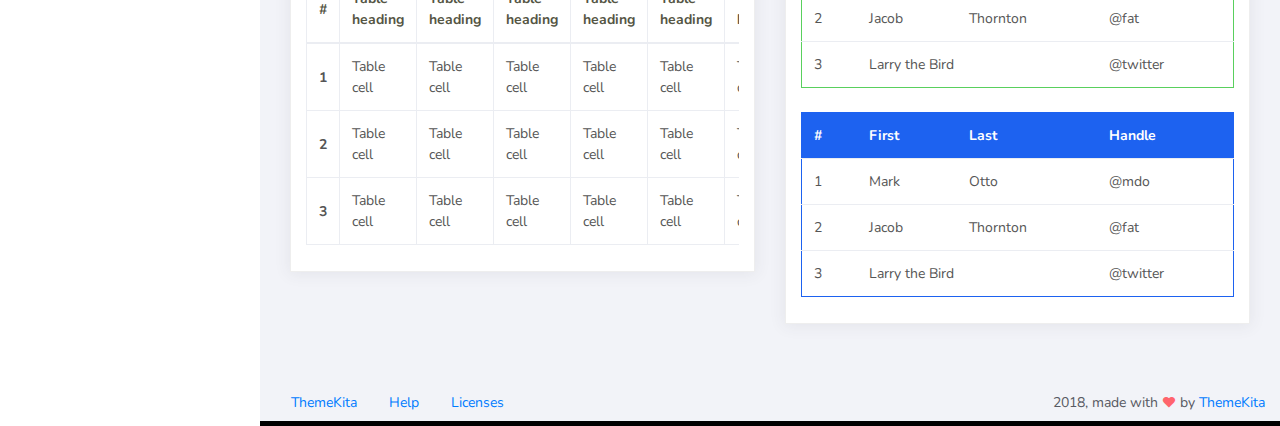
<file: MyPortfolioProject/wwwroot/Ready-Bootstrap-Dashboard-master/tables.html>
<!DOCTYPE html>
<html>
<head>
	<meta http-equiv="X-UA-Compatible" content="IE=edge,chrome=1" />
	<title>Tables - Ready Bootstrap Dashboard</title>
	<meta content='width=device-width, initial-scale=1.0, maximum-scale=1.0, user-scalable=0, shrink-to-fit=no' name='viewport' />
	<link rel="stylesheet" href="assets/css/bootstrap.min.css">
	<link rel="stylesheet" href="https://fonts.googleapis.com/css?family=Nunito:200,200i,300,300i,400,400i,600,600i,700,700i,800,800i,900,900i">
	<link rel="stylesheet" href="assets/css/ready.css">
	<link rel="stylesheet" href="assets/css/demo.css">
</head>
<body>
	<div class="wrapper">
		<div class="main-header">
			<div class="logo-header">
				<a href="index.html" class="logo">
					Ready Dashboard
				</a>
				<button class="navbar-toggler sidenav-toggler ml-auto" type="button" data-toggle="collapse" data-target="collapse" aria-controls="sidebar" aria-expanded="false" aria-label="Toggle navigation">
					<span class="navbar-toggler-icon"></span>
				</button>
				<button class="topbar-toggler more"><i class="la la-ellipsis-v"></i></button>
			</div>
			<nav class="navbar navbar-header navbar-expand-lg">
				<div class="container-fluid">
					
					<form class="navbar-left navbar-form nav-search mr-md-3" action="">
						<div class="input-group">
							<input type="text" placeholder="Search ..." class="form-control">
							<div class="input-group-append">
								<span class="input-group-text">
									<i class="la la-search search-icon"></i>
								</span>
							</div>
						</div>
					</form>
					<ul class="navbar-nav topbar-nav ml-md-auto align-items-center">
						<li class="nav-item dropdown hidden-caret">
							<a class="nav-link dropdown-toggle" href="#" id="navbarDropdown" role="button" data-toggle="dropdown" aria-haspopup="true" aria-expanded="false">
								<i class="la la-envelope"></i>
							</a>
							<div class="dropdown-menu" aria-labelledby="navbarDropdown">
								<a class="dropdown-item" href="#">Action</a>
								<a class="dropdown-item" href="#">Another action</a>
								<div class="dropdown-divider"></div>
								<a class="dropdown-item" href="#">Something else here</a>
							</div>
						</li>
						<li class="nav-item dropdown hidden-caret">
							<a class="nav-link dropdown-toggle" href="#" id="navbarDropdown" role="button" data-toggle="dropdown" aria-haspopup="true" aria-expanded="false">
								<i class="la la-bell"></i>
								<span class="notification">3</span>
							</a>
							<ul class="dropdown-menu notif-box" aria-labelledby="navbarDropdown">
								<li>
									<div class="dropdown-title">You have 4 new notification</div>
								</li>
								<li>
									<div class="notif-center">
										<a href="#">
											<div class="notif-icon notif-primary"> <i class="la la-user-plus"></i> </div>
											<div class="notif-content">
												<span class="block">
													New user registered
												</span>
												<span class="time">5 minutes ago</span> 
											</div>
										</a>
										<a href="#">
											<div class="notif-icon notif-success"> <i class="la la-comment"></i> </div>
											<div class="notif-content">
												<span class="block">
													Rahmad commented on Admin
												</span>
												<span class="time">12 minutes ago</span> 
											</div>
										</a>
										<a href="#">
											<div class="notif-img"> 
												<img src="assets/img/profile2.jpg" alt="Img Profile">
											</div>
											<div class="notif-content">
												<span class="block">
													Reza send messages to you
												</span>
												<span class="time">12 minutes ago</span> 
											</div>
										</a>
										<a href="#">
											<div class="notif-icon notif-danger"> <i class="la la-heart"></i> </div>
											<div class="notif-content">
												<span class="block">
													Farrah liked Admin
												</span>
												<span class="time">17 minutes ago</span> 
											</div>
										</a>
									</div>
								</li>
								<li>
									<a class="see-all" href="javascript:void(0);"> <strong>See all notifications</strong> <i class="la la-angle-right"></i> </a>
								</li>
							</ul>
						</li>
						<li class="nav-item dropdown">
							<a class="dropdown-toggle profile-pic" data-toggle="dropdown" href="#" aria-expanded="false"> <img src="assets/img/profile.jpg" alt="user-img" width="36" class="img-circle"><span >Hizrian</span></span> </a>
							<ul class="dropdown-menu dropdown-user">
								<li>
									<div class="user-box">
										<div class="u-img"><img src="assets/img/profile.jpg" alt="user"></div>
										<div class="u-text">
											<h4>Hizrian</h4>
											<p class="text-muted">hello@themekita.com</p><a href="profile.html" class="btn btn-rounded btn-danger btn-sm">View Profile</a></div>
										</div>
									</li>
									<div class="dropdown-divider"></div>
									<a class="dropdown-item" href="#"><i class="ti-user"></i> My Profile</a>
									<a class="dropdown-item" href="#"></i> My Balance</a>
									<a class="dropdown-item" href="#"><i class="ti-email"></i> Inbox</a>
									<div class="dropdown-divider"></div>
									<a class="dropdown-item" href="#"><i class="ti-settings"></i> Account Setting</a>
									<div class="dropdown-divider"></div>
									<a class="dropdown-item" href="#"><i class="fa fa-power-off"></i> Logout</a>
								</ul>
								<!-- /.dropdown-user -->
							</li>
						</ul>
					</div>
				</nav>
			</div>
			<div class="sidebar">
				<div class="scrollbar-inner sidebar-wrapper">
					<div class="user">
						<div class="photo">
							<img src="assets/img/profile.jpg">
						</div>
						<div class="info">
							<a class="" data-toggle="collapse" href="#collapseExample" aria-expanded="true">
								<span>
									Hizrian
									<span class="user-level">Administrator</span>
									<span class="caret"></span>
								</span>
							</a>
							<div class="clearfix"></div>

							<div class="collapse in" id="collapseExample" aria-expanded="true" style="">
								<ul class="nav">
									<li>
										<a href="#profile">
											<span class="link-collapse">My Profile</span>
										</a>
									</li>
									<li>
										<a href="#edit">
											<span class="link-collapse">Edit Profile</span>
										</a>
									</li>
									<li>
										<a href="#settings">
											<span class="link-collapse">Settings</span>
										</a>
									</li>
								</ul>
							</div>
						</div>
					</div>
					<ul class="nav">
						<li class="nav-item">
							<a href="index.html">
								<i class="la la-dashboard"></i>
								<p>Dashboard</p>
								<span class="badge badge-count">5</span>
							</a>
						</li>
						<li class="nav-item">
							<a href="components.html">
								<i class="la la-table"></i>
								<p>Components</p>
								<span class="badge badge-count">14</span>
							</a>
						</li>
						<li class="nav-item">
							<a href="forms.html">
								<i class="la la-keyboard-o"></i>
								<p>Forms</p>
								<span class="badge badge-count">50</span>
							</a>
						</li>
						<li class="nav-item active">
							<a href="tables.html">
								<i class="la la-th"></i>
								<p>Tables</p>
								<span class="badge badge-count">6</span>
							</a>
						</li>
						<li class="nav-item">
							<a href="notifications.html">
								<i class="la la-bell"></i>
								<p>Notifications</p>
								<span class="badge badge-success">3</span>
							</a>
						</li>
						<li class="nav-item">
							<a href="typography.html">
								<i class="la la-font"></i>
								<p>Typography</p>
								<span class="badge badge-danger">25</span>
							</a>
						</li>
						<li class="nav-item">
							<a href="icons.html">
								<i class="la la-fonticons"></i>
								<p>Icons</p>
							</a>
						</li>
						<li class="nav-item update-pro">
							<button  data-toggle="modal" data-target="#modalUpdate">
								<i class="la la-hand-pointer-o"></i>
								<p>Update To Pro</p>
							</button>
						</li>
					</ul>
				</div>
			</div>
			<div class="main-panel">
				<div class="content">
					<div class="container-fluid">
						<h4 class="page-title">Tables</h4>
						<div class="row">
							<div class="col-md-6">
								<div class="card">
									<div class="card-header">
										<div class="card-title">Basic Table</div>
									</div>
									<div class="card-body">
										<div class="card-sub">									
											This is the basic table view of the ready dashboard :
										</div>
										<table class="table mt-3">
											<thead>
												<tr>
													<th scope="col">#</th>
													<th scope="col">First</th>
													<th scope="col">Last</th>
													<th scope="col">Handle</th>
												</tr>
											</thead>
											<tbody>
												<tr>
													<td>1</td>
													<td>Mark</td>
													<td>Otto</td>
													<td>@mdo</td>
												</tr>
												<tr>
													<td>2</td>
													<td>Jacob</td>
													<td>Thornton</td>
													<td>@fat</td>
												</tr>
												<tr>
													<td>3</td>
													<td colspan="2">Larry the Bird</td>
													<td>@twitter</td>
												</tr>
											</tbody>
										</table>
									</div>
								</div>
								<div class="card">
									<div class="card-header">
										<div class="card-title">Striped Rows</div>
									</div>
									<div class="card-body">
										<div class="card-sub">											
											Add <code class="highlighter-rouge">.table-striped</code> to rows the striped table
										</div>
										<table class="table table-striped mt-3">
											<thead>
												<tr>
													<th scope="col">#</th>
													<th scope="col">First</th>
													<th scope="col">Last</th>
													<th scope="col">Handle</th>
												</tr>
											</thead>
											<tbody>
												<tr>
													<td>1</td>
													<td>Mark</td>
													<td>Otto</td>
													<td>@mdo</td>
												</tr>
												<tr>
													<td>2</td>
													<td>Jacob</td>
													<td>Thornton</td>
													<td>@fat</td>
												</tr>
												<tr>
													<td>3</td>
													<td colspan="2">Larry the Bird</td>
													<td>@twitter</td>
												</tr>
											</tbody>
										</table>
										<div class="card-sub">
											Add <code class="#highlighter-rouge">.table-striped-bg-*states</code> to change background from striped rows
										</div>
										<table class="table table-striped table-striped-bg-default mt-3">
											<thead>
												<tr>
													<th scope="col">#</th>
													<th scope="col">First</th>
													<th scope="col">Last</th>
													<th scope="col">Handle</th>
												</tr>
											</thead>
											<tbody>
												<tr>
													<td>1</td>
													<td>Mark</td>
													<td>Otto</td>
													<td>@mdo</td>
												</tr>
												<tr>
													<td>2</td>
													<td>Jacob</td>
													<td>Thornton</td>
													<td>@fat</td>
												</tr>
												<tr>
													<td>3</td>
													<td colspan="2">Larry the Bird</td>
													<td>@twitter</td>
												</tr>
											</tbody>
										</table>
										<table class="table table-striped table-striped-bg-danger mt-4">
											<thead>
												<tr>
													<th scope="col">#</th>
													<th scope="col">First</th>
													<th scope="col">Last</th>
													<th scope="col">Handle</th>
												</tr>
											</thead>
											<tbody>
												<tr>
													<td>1</td>
													<td>Mark</td>
													<td>Otto</td>
													<td>@mdo</td>
												</tr>
												<tr>
													<td>2</td>
													<td>Jacob</td>
													<td>Thornton</td>
													<td>@fat</td>
												</tr>
												<tr>
													<td>3</td>
													<td colspan="2">Larry the Bird</td>
													<td>@twitter</td>
												</tr>
											</tbody>
										</table>
									</div>
								</div>
								<div class="card">
									<div class="card-header">
										<div class="card-title">Responsive Table</div>
									</div>
									<div class="card-body">
										<div class="card-sub">
											Create responsive tables by wrapping any table with <code class="highlighter-rouge">.table-responsive</code> <code class="highlighter-rouge">DIV</code> to make them scroll horizontally on small devices
										</div>
										<div class="table-responsive">
											<table class="table table-bordered">
												<thead>
													<tr>
														<th>#</th>
														<th>Table heading</th>
														<th>Table heading</th>
														<th>Table heading</th>
														<th>Table heading</th>
														<th>Table heading</th>
														<th>Table heading</th>
													</tr>
												</thead>
												<tbody>
													<tr>
														<th scope="row">1</th>
														<td>Table cell</td>
														<td>Table cell</td>
														<td>Table cell</td>
														<td>Table cell</td>
														<td>Table cell</td>
														<td>Table cell</td>
													</tr>
													<tr>
														<th scope="row">2</th>
														<td>Table cell</td>
														<td>Table cell</td>
														<td>Table cell</td>
														<td>Table cell</td>
														<td>Table cell</td>
														<td>Table cell</td>
													</tr>
													<tr>
														<th scope="row">3</th>
														<td>Table cell</td>
														<td>Table cell</td>
														<td>Table cell</td>
														<td>Table cell</td>
														<td>Table cell</td>
														<td>Table cell</td>
													</tr>
												</tbody>
											</table>
										</div>
									</div>
								</div>
							</div>
							<div class="col-md-6">
								<div class="card">
									<div class="card-header">
										<div class="card-title">Hoverable Table</div>
									</div>
									<div class="card-body">
										<table class="table table-hover">
											<thead>
												<tr>
													<th scope="col">#</th>
													<th scope="col">First</th>
													<th scope="col">Last</th>
													<th scope="col">Handle</th>
												</tr>
											</thead>
											<tbody>
												<tr>
													<td>1</td>
													<td>Mark</td>
													<td>Otto</td>
													<td>@mdo</td>
												</tr>
												<tr>
													<td>2</td>
													<td>Jacob</td>
													<td>Thornton</td>
													<td>@fat</td>
												</tr>
												<tr>
													<td>3</td>
													<td colspan="2">Larry the Bird</td>
													<td>@twitter</td>
												</tr>
											</tbody>
										</table>
									</div>
								</div>
								<div class="card">
									<div class="card-header">
										<div class="card-title">Bordered Table</div>
									</div>
									<div class="card-body">
										<div class="card-sub">
											Add <code class="highlighter-rouge">.table-bordered</code> to create a bordered table
										</div>
										<table class="table table-bordered">
											<thead>
												<tr>
													<th scope="col">#</th>
													<th scope="col">First</th>
													<th scope="col">Last</th>
													<th scope="col">Handle</th>
												</tr>
											</thead>
											<tbody>
												<tr>
													<td>1</td>
													<td>Mark</td>
													<td>Otto</td>
													<td>@mdo</td>
												</tr>
												<tr>
													<td>2</td>
													<td>Jacob</td>
													<td>Thornton</td>
													<td>@fat</td>
												</tr>
												<tr>
													<td>3</td>
													<td colspan="2">Larry the Bird</td>
													<td>@twitter</td>
												</tr>
											</tbody>
										</table>
										<div class="card-sub">											
											You can also add <code class="highlighter-rouge">.table-bordered-bd-*states</code> to change the border color of the table
										</div>
										<table class="table table-bordered table-bordered-bd-warning mt-4">
											<thead>
												<tr>
													<th scope="col">#</th>
													<th scope="col">First</th>
													<th scope="col">Last</th>
													<th scope="col">Handle</th>
												</tr>
											</thead>
											<tbody>
												<tr>
													<td>1</td>
													<td>Mark</td>
													<td>Otto</td>
													<td>@mdo</td>
												</tr>
												<tr>
													<td>2</td>
													<td>Jacob</td>
													<td>Thornton</td>
													<td>@fat</td>
												</tr>
												<tr>
													<td>3</td>
													<td colspan="2">Larry the Bird</td>
													<td>@twitter</td>
												</tr>
											</tbody>
										</table>
										<div class="card-sub">
											It can also add <code class="highlight-rouge">.table-head-bg-*states</code> so that the table header has the same color as the border color of the table
										</div>
										<table class="table table-bordered table-head-bg-info table-bordered-bd-info mt-4">
											<thead>
												<tr>
													<th scope="col">#</th>
													<th scope="col">First</th>
													<th scope="col">Last</th>
													<th scope="col">Handle</th>
												</tr>
											</thead>
											<tbody>
												<tr>
													<td>1</td>
													<td>Mark</td>
													<td>Otto</td>
													<td>@mdo</td>
												</tr>
												<tr>
													<td>2</td>
													<td>Jacob</td>
													<td>Thornton</td>
													<td>@fat</td>
												</tr>
												<tr>
													<td>3</td>
													<td colspan="2">Larry the Bird</td>
													<td>@twitter</td>
												</tr>
											</tbody>
										</table>
									</div>
								</div>
								<div class="card">
									<div class="card-header">
										<div class="card-title">Table Head States</div>
									</div>
									<div class="card-body">
										<table class="table table-head-bg-success">
											<thead>
												<tr>
													<th scope="col">#</th>
													<th scope="col">First</th>
													<th scope="col">Last</th>
													<th scope="col">Handle</th>
												</tr>
											</thead>
											<tbody>
												<tr>
													<td>1</td>
													<td>Mark</td>
													<td>Otto</td>
													<td>@mdo</td>
												</tr>
												<tr>
													<td>2</td>
													<td>Jacob</td>
													<td>Thornton</td>
													<td>@fat</td>
												</tr>
												<tr>
													<td>3</td>
													<td colspan="2">Larry the Bird</td>
													<td>@twitter</td>
												</tr>
											</tbody>
										</table>
										<table class="table table-head-bg-primary mt-4">
											<thead>
												<tr>
													<th scope="col">#</th>
													<th scope="col">First</th>
													<th scope="col">Last</th>
													<th scope="col">Handle</th>
												</tr>
											</thead>
											<tbody>
												<tr>
													<td>1</td>
													<td>Mark</td>
													<td>Otto</td>
													<td>@mdo</td>
												</tr>
												<tr>
													<td>2</td>
													<td>Jacob</td>
													<td>Thornton</td>
													<td>@fat</td>
												</tr>
												<tr>
													<td>3</td>
													<td colspan="2">Larry the Bird</td>
													<td>@twitter</td>
												</tr>
											</tbody>
										</table>
									</div>
								</div>
							</div>
						</div>
					</div>
				</div>
				<footer class="footer">
					<div class="container-fluid">
						<nav class="pull-left">
							<ul class="nav">
								<li class="nav-item">
									<a class="nav-link" href="http://www.themekita.com">
										ThemeKita
									</a>
								</li>
								<li class="nav-item">
									<a class="nav-link" href="#">
										Help
									</a>
								</li>
								<li class="nav-item">
									<a class="nav-link" href="https://themewagon.com/license/#free-item">
										Licenses
									</a>
								</li>
							</ul>
						</nav>
						<div class="copyright ml-auto">
							2018, made with <i class="la la-heart heart text-danger"></i> by <a href="http://www.themekita.com">ThemeKita</a>
						</div>				
					</div>
				</footer>
			</div>
		</div>
	</div>
</div>
<!-- Modal -->
<div class="modal fade" id="modalUpdate" tabindex="-1" role="dialog" aria-labelledby="modalUpdatePro" aria-hidden="true">
	<div class="modal-dialog modal-dialog-centered" role="document">
		<div class="modal-content">
			<div class="modal-header bg-primary">
				<h6 class="modal-title"><i class="la la-frown-o"></i> Under Development</h6>
				<button type="button" class="close" data-dismiss="modal" aria-label="Close">
					<span aria-hidden="true">&times;</span>
				</button>
			</div>
			<div class="modal-body text-center">									
				<p>Currently the pro version of the <b>Ready Dashboard</b> Bootstrap is in progress development</p>
				<p>
				<b>We'll let you know when it's done</b></p>
			</div>
			<div class="modal-footer">
				<button type="button" class="btn btn-secondary" data-dismiss="modal">Close</button>
			</div>
		</div>
	</div>
</div>
</body>
<script src="assets/js/core/jquery.3.2.1.min.js"></script>
<script src="assets/js/plugin/jquery-ui-1.12.1.custom/jquery-ui.min.js"></script>
<script src="assets/js/core/popper.min.js"></script>
<script src="assets/js/core/bootstrap.min.js"></script>
<script src="assets/js/plugin/chartist/chartist.min.js"></script>
<script src="assets/js/plugin/chartist/plugin/chartist-plugin-tooltip.min.js"></script>
<script src="assets/js/plugin/bootstrap-notify/bootstrap-notify.min.js"></script>
<script src="assets/js/plugin/bootstrap-toggle/bootstrap-toggle.min.js"></script>
<script src="assets/js/plugin/jquery-mapael/jquery.mapael.min.js"></script>
<script src="assets/js/plugin/jquery-mapael/maps/world_countries.min.js"></script>
<script src="assets/js/plugin/chart-circle/circles.min.js"></script>
<script src="assets/js/plugin/jquery-scrollbar/jquery.scrollbar.min.js"></script>
<script src="assets/js/ready.min.js"></script>
<script>
	$('#displayNotif').on('click', function(){
		var placementFrom = $('#notify_placement_from option:selected').val();
		var placementAlign = $('#notify_placement_align option:selected').val();
		var state = $('#notify_state option:selected').val();
		var style = $('#notify_style option:selected').val();
		var content = {};

		content.message = 'Turning standard Bootstrap alerts into "notify" like notifications';
		content.title = 'Bootstrap notify';
		if (style == "withicon") {
			content.icon = 'la la-bell';
		} else {
			content.icon = 'none';
		}
		content.url = 'index.html';
		content.target = '_blank';

		$.notify(content,{
			type: state,
			placement: {
				from: placementFrom,
				align: placementAlign
			},
			time: 1000,
		});
	});
</script>
</html>
</file>
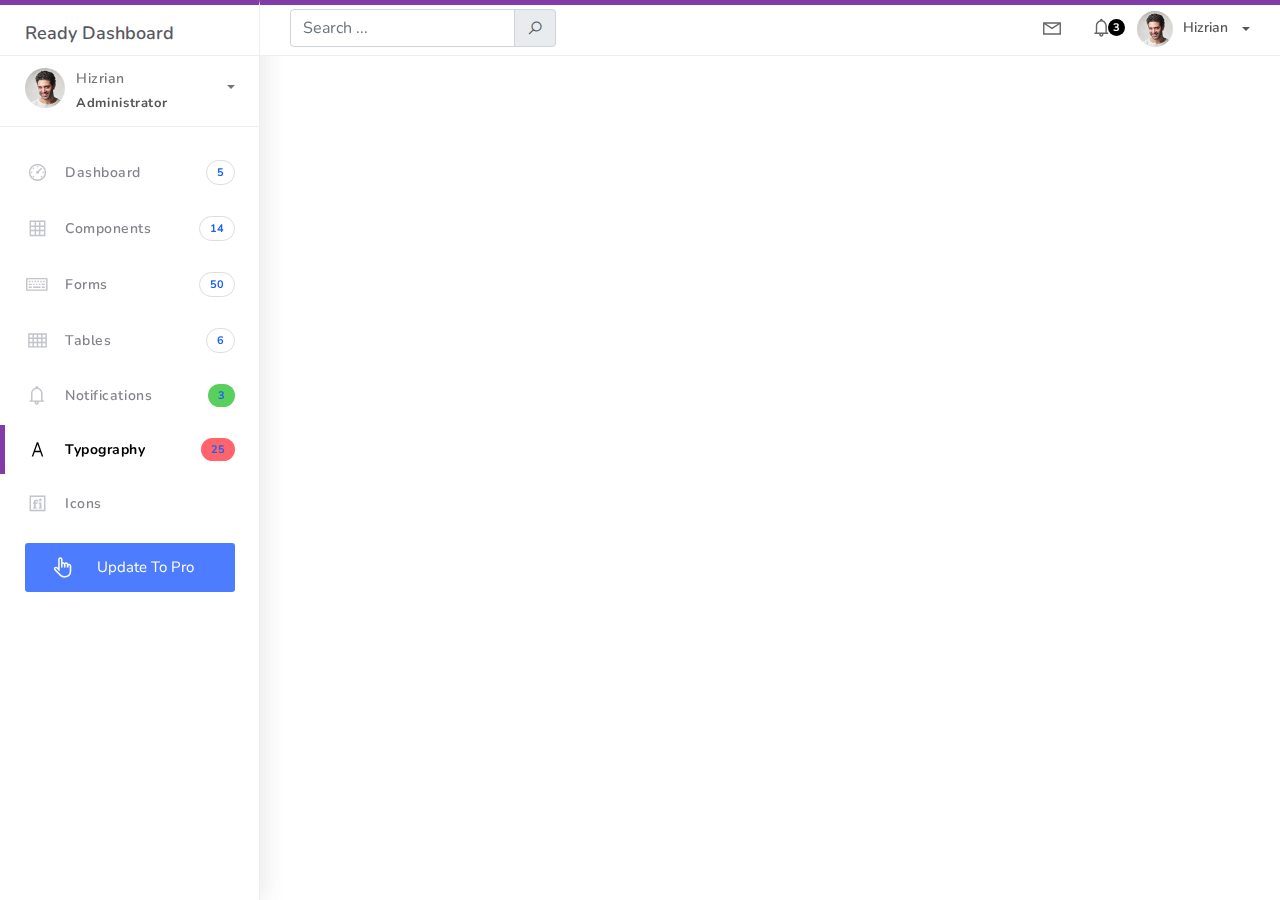
<file: MyPortfolioProject/wwwroot/Ready-Bootstrap-Dashboard-master/typography.html>
<!DOCTYPE html>
<html>
<head>
	<meta http-equiv="X-UA-Compatible" content="IE=edge,chrome=1" />
	<title>Typography - Ready Bootstrap Dashboard</title>
	<meta content='width=device-width, initial-scale=1.0, maximum-scale=1.0, user-scalable=0, shrink-to-fit=no' name='viewport' />
	<link rel="stylesheet" href="assets/css/bootstrap.min.css">
	<link rel="stylesheet" href="https://fonts.googleapis.com/css?family=Nunito:200,200i,300,300i,400,400i,600,600i,700,700i,800,800i,900,900i">
	<link rel="stylesheet" href="assets/css/ready.css">
	<link rel="stylesheet" href="assets/css/demo.css">
</head>
<body>
	<div class="wrapper">
		<div class="main-header">
			<div class="logo-header">
				<a href="index.html" class="logo">
					Ready Dashboard
				</a>
				<button class="navbar-toggler sidenav-toggler ml-auto" type="button" data-toggle="collapse" data-target="collapse" aria-controls="sidebar" aria-expanded="false" aria-label="Toggle navigation">
					<span class="navbar-toggler-icon"></span>
				</button>
				<button class="topbar-toggler more"><i class="la la-ellipsis-v"></i></button>
			</div>
			<nav class="navbar navbar-header navbar-expand-lg">
				<div class="container-fluid">
					
					<form class="navbar-left navbar-form nav-search mr-md-3" action="">
						<div class="input-group">
							<input type="text" placeholder="Search ..." class="form-control">
							<div class="input-group-append">
								<span class="input-group-text">
									<i class="la la-search search-icon"></i>
								</span>
							</div>
						</div>
					</form>
					<ul class="navbar-nav topbar-nav ml-md-auto align-items-center">
						<li class="nav-item dropdown hidden-caret">
							<a class="nav-link dropdown-toggle" href="#" id="navbarDropdown" role="button" data-toggle="dropdown" aria-haspopup="true" aria-expanded="false">
								<i class="la la-envelope"></i>
							</a>
							<div class="dropdown-menu" aria-labelledby="navbarDropdown">
								<a class="dropdown-item" href="#">Action</a>
								<a class="dropdown-item" href="#">Another action</a>
								<div class="dropdown-divider"></div>
								<a class="dropdown-item" href="#">Something else here</a>
							</div>
						</li>
						<li class="nav-item dropdown hidden-caret">
							<a class="nav-link dropdown-toggle" href="#" id="navbarDropdown" role="button" data-toggle="dropdown" aria-haspopup="true" aria-expanded="false">
								<i class="la la-bell"></i>
								<span class="notification">3</span>
							</a>
							<ul class="dropdown-menu notif-box" aria-labelledby="navbarDropdown">
								<li>
									<div class="dropdown-title">You have 4 new notification</div>
								</li>
								<li>
									<div class="notif-center">
										<a href="#">
											<div class="notif-icon notif-primary"> <i class="la la-user-plus"></i> </div>
											<div class="notif-content">
												<span class="block">
													New user registered
												</span>
												<span class="time">5 minutes ago</span> 
											</div>
										</a>
										<a href="#">
											<div class="notif-icon notif-success"> <i class="la la-comment"></i> </div>
											<div class="notif-content">
												<span class="block">
													Rahmad commented on Admin
												</span>
												<span class="time">12 minutes ago</span> 
											</div>
										</a>
										<a href="#">
											<div class="notif-img"> 
												<img src="assets/img/profile2.jpg" alt="Img Profile">
											</div>
											<div class="notif-content">
												<span class="block">
													Reza send messages to you
												</span>
												<span class="time">12 minutes ago</span> 
											</div>
										</a>
										<a href="#">
											<div class="notif-icon notif-danger"> <i class="la la-heart"></i> </div>
											<div class="notif-content">
												<span class="block">
													Farrah liked Admin
												</span>
												<span class="time">17 minutes ago</span> 
											</div>
										</a>
									</div>
								</li>
								<li>
									<a class="see-all" href="javascript:void(0);"> <strong>See all notifications</strong> <i class="la la-angle-right"></i> </a>
								</li>
							</ul>
						</li>
						<li class="nav-item dropdown">
							<a class="dropdown-toggle profile-pic" data-toggle="dropdown" href="#" aria-expanded="false"> <img src="assets/img/profile.jpg" alt="user-img" width="36" class="img-circle"><span >Hizrian</span></span> </a>
							<ul class="dropdown-menu dropdown-user">
								<li>
									<div class="user-box">
										<div class="u-img"><img src="assets/img/profile.jpg" alt="user"></div>
										<div class="u-text">
											<h4>Hizrian</h4>
											<p class="text-muted">hello@themekita.com</p><a href="profile.html" class="btn btn-rounded btn-danger btn-sm">View Profile</a></div>
										</div>
									</li>
									<div class="dropdown-divider"></div>
									<a class="dropdown-item" href="#"><i class="ti-user"></i> My Profile</a>
									<a class="dropdown-item" href="#"></i> My Balance</a>
									<a class="dropdown-item" href="#"><i class="ti-email"></i> Inbox</a>
									<div class="dropdown-divider"></div>
									<a class="dropdown-item" href="#"><i class="ti-settings"></i> Account Setting</a>
									<div class="dropdown-divider"></div>
									<a class="dropdown-item" href="#"><i class="fa fa-power-off"></i> Logout</a>
								</ul>
								<!-- /.dropdown-user -->
							</li>
						</ul>
					</div>
				</nav>
			</div>
			<div class="sidebar">
				<div class="scrollbar-inner sidebar-wrapper">
					<div class="user">
						<div class="photo">
							<img src="assets/img/profile.jpg">
						</div>
						<div class="info">
							<a class="" data-toggle="collapse" href="#collapseExample" aria-expanded="true">
								<span>
									Hizrian
									<span class="user-level">Administrator</span>
									<span class="caret"></span>
								</span>
							</a>
							<div class="clearfix"></div>

							<div class="collapse in" id="collapseExample" aria-expanded="true" style="">
								<ul class="nav">
									<li>
										<a href="#profile">
											<span class="link-collapse">My Profile</span>
										</a>
									</li>
									<li>
										<a href="#edit">
											<span class="link-collapse">Edit Profile</span>
										</a>
									</li>
									<li>
										<a href="#settings">
											<span class="link-collapse">Settings</span>
										</a>
									</li>
								</ul>
							</div>
						</div>
					</div>
					<ul class="nav">
						<li class="nav-item">
							<a href="index.html">
								<i class="la la-dashboard"></i>
								<p>Dashboard</p>
								<span class="badge badge-count">5</span>
							</a>
						</li>
						<li class="nav-item">
							<a href="components.html">
								<i class="la la-table"></i>
								<p>Components</p>
								<span class="badge badge-count">14</span>
							</a>
						</li>
						<li class="nav-item">
							<a href="forms.html">
								<i class="la la-keyboard-o"></i>
								<p>Forms</p>
								<span class="badge badge-count">50</span>
							</a>
						</li>
						<li class="nav-item">
							<a href="tables.html">
								<i class="la la-th"></i>
								<p>Tables</p>
								<span class="badge badge-count">6</span>
							</a>
						</li>
						<li class="nav-item">
							<a href="notifications.html">
								<i class="la la-bell"></i>
								<p>Notifications</p>
								<span class="badge badge-success">3</span>
							</a>
						</li>
						<li class="nav-item active">
							<a href="typography.html">
								<i class="la la-font"></i>
								<p>Typography</p>
								<span class="badge badge-danger">25</span>
							</a>
						</li>
						<li class="nav-item">
							<a href="icons.html">
								<i class="la la-fonticons"></i>
								<p>Icons</p>
							</a>
						</li>
						<li class="nav-item update-pro">
							<button  data-toggle="modal" data-target="#modalUpdate">
								<i class="la la-hand-pointer-o"></i>
								<p>Update To Pro</p>
							</button>
						</li>
					</ul>
				</div>
			</div>
			@
		</div>
	</div>
	<!-- Modal -->
	<div class="modal fade" id="modalUpdate" tabindex="-1" role="dialog" aria-labelledby="modalUpdatePro" aria-hidden="true">
		<div class="modal-dialog modal-dialog-centered" role="document">
			<div class="modal-content">
				<div class="modal-header bg-primary">
					<h6 class="modal-title"><i class="la la-frown-o"></i> Under Development</h6>
					<button type="button" class="close" data-dismiss="modal" aria-label="Close">
						<span aria-hidden="true">&times;</span>
					</button>
				</div>
				<div class="modal-body text-center">									
					<p>Currently the pro version of the <b>Ready Dashboard</b> Bootstrap is in progress development</p>
					<p>
					<b>We'll let you know when it's done</b></p>
				</div>
				<div class="modal-footer">
					<button type="button" class="btn btn-secondary" data-dismiss="modal">Close</button>
				</div>
			</div>
		</div>
	</div>
</body>
<script src="assets/js/core/jquery.3.2.1.min.js"></script>
<script src="assets/js/plugin/jquery-ui-1.12.1.custom/jquery-ui.min.js"></script>
<script src="assets/js/core/popper.min.js"></script>
<script src="assets/js/core/bootstrap.min.js"></script>
<script src="assets/js/plugin/chartist/chartist.min.js"></script>
<script src="assets/js/plugin/chartist/plugin/chartist-plugin-tooltip.min.js"></script>
<script src="assets/js/plugin/bootstrap-notify/bootstrap-notify.min.js"></script>
<script src="assets/js/plugin/bootstrap-toggle/bootstrap-toggle.min.js"></script>
<script src="assets/js/plugin/jquery-mapael/jquery.mapael.min.js"></script>
<script src="assets/js/plugin/jquery-mapael/maps/world_countries.min.js"></script>
<script src="assets/js/plugin/chart-circle/circles.min.js"></script>
<script src="assets/js/plugin/jquery-scrollbar/jquery.scrollbar.min.js"></script>
<script src="assets/js/ready.min.js"></script>
</html>
</file>
<file: MyPortfolioProject/wwwroot/Ready-Bootstrap-Dashboard-master/assets/css/demo.css>
.no-underline{
	text-decoration:none;
}
#preloader {
	--x: #833baa;
	position: fixed;
	top: 0;
	left: 0;
	width: 100vw; /* Ekran geni�li�i */
	height: 100vh; /* Ekran y�ksekli�i */
	background-color: rgba(0,0,0, 0.7); /* Yar� saydam arka plan */
	z-index: 9999; /* �st katman */
	justify-content: center; /* Yatay merkezleme */
	align-items: center; /* Dikey merkezleme */
	display: flex; /* Esnek kutu d�zeni */
}

/* D�nen y�kleme animasyonu */
#loader {
	border: 5px solid #f3f3f3; /* D�� �er�eve */
	border-top: 5px solid var(--x); /* D�nen alan */
	border-radius: 50%; /* Yuvarlak �ekil */
	width: 50px; /* Boyut */
	height: 50px; /* Boyut */
	animation: spin 1s linear infinite; /* D�nen animasyon */
}

/* D�nd�rme animasyonu */
@keyframes spin {
	0% {
		transform: rotate(0deg);
	}

	100% {
		transform: rotate(360deg);
	}
}

.update-pro{
	margin: 15px 25px;}

.update-pro button {
	padding: 13px 25px;
	background: #4d7cfe;
	color: #fff;
	border-radius: 3px;
	justify-content: center;
	width: 100%;
	border: 0;
	cursor: pointer;
}

.update-pro button:hover {
	background: #4d7cfe !important;
	color: #fff;
	transform: translateY(-2px);
	transition: all .2s linear;
}

.update-pro:hover button:before{
	display: none;
}

.update-pro button p, .update-pro button i{
	color: #fff !important;
	margin-bottom: 0px;
}

.update-pro button i{
	margin-right: 5px !important;
	font-size: 23px;
	color: #C3C5CA;
	margin-right: 15px;
	width: 25px;
	text-align: center;
	vertical-align: middle;
	float: left;
}

.demo .btn, .demo .progress{
	margin-bottom: 15px !important;
}

.demo .form-check-label, .demo .form-radio-label{
	margin-right: 15px;
}

.demo #slider{
	margin-bottom: 15px;
}

.table-typo tbody > tr > td{
	border-color: #fafafa;
}

.table-typo tbody > tr > td:first-child{
	min-width: 200px;
	vertical-align: bottom;
}

.table-typo tbody > tr > td:first-child p{
	font-size: 14px;
	color: #333;
}

.demo-icon {
	display: flex;
	flex-direction: row;
	align-items: center;
	margin-bottom: 20px;
	padding: 10px;
	transition: all .2s;
}

.demo-icon:hover{
	background-color: #f4f5f8;
	border-radius: 3px;
}

.demo-icon .icon-preview{
	font-size: 1.8rem;
	margin-right: 10px;
	line-height: 1;
	color: #333439;
}

.demo-icon .icon-class{
	font-weight: 300;
	font-size: 13px;
	color: #777;
}

.from-show-notify .form-control{
	margin-bottom: 15px;
}

.from-show-notify label{
	padding-top: 0.65rem;
}
</file>
<file: MyPortfolioProject/wwwroot/hola-master/css/base.css>
/* =================================================================== 
 *
 *  Hola v1.0 Base Stylesheet
 *  10-02-2017
 *  ------------------------------------------------------------------
 *
 *  TOC:
 *  # Normalize
 *  # Basic/base setup styles
 *      ## Media
 *      ## Typography resets
 *      ## links
 *      ## inputs
 *  # grid
 *      ## medium size devices
 *      ## tablets
 *      ## mobile devices
 *      ## small mobile devices
 *  # block grids
 *      ## medium size devices
 *      ## tablets
 *      ## mobile devices
 *      ## small mobile devices
 *  # MISC
 *
 * =================================================================== */


/* ===================================================================
 * # normalize
 * normalize.css v5.0.0 | MIT License | 
 * github.com/necolas/normalize.css
 *
 * ------------------------------------------------------------------- */

html {
    font-family: sans-serif;
    line-height: 1.15;
    -ms-text-size-adjust: 100%;
    -webkit-text-size-adjust: 100%;
}

body {
    margin: 0;
}

article, aside, footer, header, nav, section {
    display: block;
}

h1 {
    font-size: 2em;
    margin: 0.67em 0;
}

figcaption, figure, main {
    display: block;
}

figure {
    margin: 1em 40px;
}

hr {
    box-sizing: content-box;
    height: 0;
    overflow: visible;
}

pre {
    font-family: monospace, monospace;
    font-size: 1em;
}

a {
    background-color: transparent;
    -webkit-text-decoration-skip: objects;
}

a:active, a:hover {
    outline-width: 0;
}

abbr[title] {
    border-bottom: none;
    text-decoration: underline;
    text-decoration: underline dotted;
}

b, strong {
    font-weight: inherit;
}

b, strong {
    font-weight: bolder;
}

code, kbd, samp {
    font-family: monospace, monospace;
    font-size: 1em;
}

dfn {
    font-style: italic;
}

mark {
    background-color: #ff0;
    color: #000;
}

small {
    font-size: 80%;
}

sub, sup {
    font-size: 75%;
    line-height: 0;
    position: relative;
    vertical-align: baseline;
}

sub {
    bottom: -0.25em;
}

sup {
    top: -0.5em;
}

audio, video {
    display: inline-block;
}

audio:not([controls]) {
    display: none;
    height: 0;
}

img {
    border-style: none;
}

svg:not(:root) {
    overflow: hidden;
}

button, input, optgroup, select, textarea {
    font-family: sans-serif;
    font-size: 100%;
    line-height: 1.15;
    margin: 0;
}

button, input {
    overflow: visible;
}

button, select {
    text-transform: none;
}

button, html [type="button"], [type="reset"], [type="submit"] {
    -webkit-appearance: button;
}

button::-moz-focus-inner, [type="button"]::-moz-focus-inner, [type="reset"]::-moz-focus-inner, [type="submit"]::-moz-focus-inner {
    border-style: none;
    padding: 0;
}

button:-moz-focusring, [type="button"]:-moz-focusring, [type="reset"]:-moz-focusring, [type="submit"]:-moz-focusring {
    outline: 1px dotted ButtonText;
}

fieldset {
    border: 1px solid #c0c0c0;
    margin: 0 2px;
    padding: 0.35em 0.625em 0.75em;
}

legend {
    box-sizing: border-box;
    color: inherit;
    display: table;
    max-width: 100%;
    padding: 0;
    white-space: normal;
}

progress {
    display: inline-block;
    vertical-align: baseline;
}

textarea {
    overflow: auto;
}

[type="checkbox"], [type="radio"] {
    box-sizing: border-box;
    padding: 0;
}

[type="number"]::-webkit-inner-spin-button, [type="number"]::-webkit-outer-spin-button {
    height: auto;
}

[type="search"] {
    -webkit-appearance: textfield;
    outline-offset: -2px;
}

[type="search"]::-webkit-search-cancel-button, [type="search"]::-webkit-search-decoration {
    -webkit-appearance: none;
}

::-webkit-file-upload-button {
    -webkit-appearance: button;
    font: inherit;
}

details, menu {
    display: block;
}

summary {
    display: list-item;
}

canvas {
    display: inline-block;
}

template {
    display: none;
}

[hidden] {
    display: none;
}


/* ===================================================================
 * # basic/base setup styles - (_basic.scss)
 *
 * ------------------------------------------------------------------- */

html {
    font-size: 62.5%;
    box-sizing: border-box;
}

*, *::before, *::after {
    box-sizing: inherit;
}

body {
    font-weight: normal;
    line-height: 1;
    word-wrap: break-word;
    text-rendering: optimizeLegibility;
    -webkit-overflow-scrolling: touch;
    -webkit-text-size-adjust: none;
}

body, input, button {
    -moz-osx-font-smoothing: grayscale;
    -webkit-font-smoothing: antialiased;
}


/* ------------------------------------------------------------------- 
 * ## Media - (_basic.scss)
 * ------------------------------------------------------------------- */

img, video {
    max-width: 100%;
    height: auto;
}


/* ------------------------------------------------------------------- 
 * ## Typography resets - (_basic.scss)
 * ------------------------------------------------------------------- */

div, dl, dt, dd, ul, ol, li, h1, h2, h3, h4, h5, h6, pre, form, p, blockquote, th, td {
    margin: 0;
    padding: 0;
}

h1, h2, h3, h4, h5, h6 {
    -webkit-font-smoothing: auto;
    -webkit-font-smoothing: antialiased;
    -webkit-font-variant-ligatures: common-ligatures;
    -moz-font-variant-ligatures: common-ligatures;
    font-variant-ligatures: common-ligatures;
    text-rendering: optimizeLegibility;
}

em, i {
    font-style: italic;
    line-height: inherit;
}

strong, b {
    font-weight: bold;
    line-height: inherit;
}

small {
    font-size: 60%;
    line-height: inherit;
}

ol, ul {
    list-style: none;
}

li {
    display: block;
}


/* ------------------------------------------------------------------- 
 * ## links - (_basic.scss)
 * ------------------------------------------------------------------- */

a {
    text-decoration: none;
    line-height: inherit;
}

a img {
    border: none;
}


/* ------------------------------------------------------------------- 
 * ## inputs - (_basic.scss)
 * ------------------------------------------------------------------- */

fieldset {
    margin: 0;
    padding: 0;
}

input[type="email"], 
input[type="number"], 
input[type="search"], 
input[type="text"], 
input[type="tel"], 
input[type="url"], 
input[type="password"], textarea {
    -webkit-appearance: none;
    -moz-appearance: none;
    -ms-appearance: none;
    -o-appearance: none;
    appearance: none;
}


/* ===================================================================
 * # grid - (_grid.scss)
 *
 * ------------------------------------------------------------------- */

.row {
    width: 94%;
    max-width: 1200px;
    margin: 0 auto;
}

.row:after {
    content: "";
    display: table;
    clear: both;
}

.row .row {
    width: auto;
    max-width: none;
    margin-left: -20px;
    margin-right: -20px;
}


/* column blocks
 * -------------------------------------- */

[class*="col-"] {
    float: left;
}

[class*="col-"] + [class*="col-"].end {
    float: right;
}

[class*="col-"] {
    padding: 0 20px;
}


/* column width classes 
 * -------------------------------------- */

.col-one {
    width: 8.33333%;
}

.col-two, .col-1-6 {
    width: 16.66667%;
}

.col-three, .col-1-4 {
    width: 25%;
}

.col-four, .col-1-3 {
    width: 33.33333%;
}

.col-five {
    width: 41.66667%;
}

.col-six, .col-1-2 {
    width: 50%;
}

.col-seven {
    width: 58.33333%;
}

.col-eight, .col-2-3 {
    width: 66.66667%;
}

.col-nine, .col-3-4 {
    width: 75%;
}

.col-ten, .col-5-6 {
    width: 83.33333%;
}

.col-eleven {
    width: 91.66667%;
}

.col-twelve, .col-full {
    width: 100%;
}


/* ------------------------------------------------------------------- 
 * ## medium size devices - (_grid.scss)
 * ------------------------------------------------------------------- */

@media only screen and (max-width: 1200px) {
    .row .row {
        margin-left: -15px;
        margin-right: -15px;
    }
    [class*="col-"] {
        padding: 0 15px;
    }
    .md-two, .md-1-6 {
        width: 16.66667%;
    }
    .md-one {
        width: 8.33333%;
    }
    .md-three, .md-1-4 {
        width: 25%;
    }
    .md-four, .md-1-3 {
        width: 33.33333%;
    }
    .md-five {
        width: 41.66667%;
    }
    .md-six, .md-1-2 {
        width: 50%;
    }
    .md-seven {
        width: 58.33333%;
    }
    .md-eight, .md-2-3 {
        width: 66.66667%;
    }
    .md-nine, .md-3-4 {
        width: 75%;
    }
    .md-ten, .md-5-6 {
        width: 83.33333%;
    }
    .md-eleven {
        width: 91.66667%;
    }
    .md-twelve, .md-full {
        width: 100%;
    }
}


/* ------------------------------------------------------------------- 
 * ## tablets - (_grid.scss)
 * ------------------------------------------------------------------- */

@media only screen and (max-width: 800px) {
    .row {
        width: 90%;
    }
    .tab-1-4 {
        width: 25%;
    }
    .tab-1-3 {
        width: 33.33333%;
    }
    .tab-1-2 {
        width: 50%;
    }
    .tab-2-3 {
        width: 66.66667%;
    }
    .tab-3-4 {
        width: 75%;
    }
    .tab-full {
        width: 100%;
    }
}


/* ------------------------------------------------------------------- 
 * ## mobile devices - (_grid.scss)
 * ------------------------------------------------------------------- */

@media only screen and (max-width: 600px) {
    .row {
        width: auto;
        padding-left: 25px;
        padding-right: 25px;
    }
    .row .row {
        margin-left: -10px;
        margin-right: -10px;
    }
    [class*="col-"] {
        padding: 0 10px;
    }
    .mob-1-4 {
        width: 25%;
    }
    .mob-1-3 {
        width: 33.33333%;
    }
    .mob-1-2 {
        width: 50%;
    }
    .mob-2-3 {
        width: 66.66667%;
    }
    .mob-3-4 {
        width: 75%;
    }
    .mob-full {
        width: 100%;
    }
}


/* ------------------------------------------------------------------- 
 * ## small mobile devices - (_grid.scss) 
 * ------------------------------------------------------------------- */


/* stack columns on small mobile devices
 * ------------------------------------------------------------------- */

@media only screen and (max-width: 400px) {
    .row .row {
        padding-left: 0;
        padding-right: 0;
        margin-left: 0;
        margin-right: 0;
    }
    [class*="col-"] {
        width: 100% !important;
        float: none !important;
        clear: both !important;
        margin-left: 0;
        margin-right: 0;
        padding: 0;
    }
    [class*="col-"] + [class*="col-"].end {
        float: none;
    }
}


/* ===================================================================
 * # block grids - (_grid.scss)
 * ------------------------------------------------------------------- */


/*   Equally-sized columns define at row level
 * ------------------------------------------------------------------- */

[class*="block-"]:after {
    content: "";
    display: table;
    clear: both;
}

.block-1-6 .col-block {
    width: 16.66667%;
}

.block-1-5 .col-block {
    width: 20%;
}

.block-1-4 .col-block {
    width: 25%;
}

.block-1-3 .col-block {
    width: 33.33333%;
}

.block-1-2 .col-block {
    width: 50%;
}


/**
 * Clearing for block grid columns. Allow columns with 
 * different heights to align properly.
 */

.block-1-6 .col-block:nth-child(6n+1), 
.block-1-5 .col-block:nth-child(5n+1), 
.block-1-4 .col-block:nth-child(4n+1), 
.block-1-3 .col-block:nth-child(3n+1), 
.block-1-2 .col-block:nth-child(2n+1) {
    clear: both;
}


/* ------------------------------------------------------------------- 
 * ## medium size devices - (_grid.scss)
 * ------------------------------------------------------------------- */

@media only screen and (max-width: 1200px) {
    .block-m-1-6 .col-block {
        width: 16.66667%;
    }
    .block-m-1-5 .col-block {
        width: 20%;
    }
    .block-m-1-4 .col-block {
        width: 25%;
    }
    .block-m-1-3 .col-block {
        width: 33.33333%;
    }
    .block-m-1-2 .col-block {
        width: 50%;
    }
    .block-m-full .col-block {
        width: 100%;
        clear: both;
    }
    [class*="block-m-"] .bgrid:nth-child(n) {
        clear: none;
    }
    .block-m-1-6 .col-block:nth-child(6n+1), 
    .block-m-1-5 .col-block:nth-child(5n+1), 
    .block-m-1-4 .col-block:nth-child(4n+1), 
    .block-m-1-3 .col-block:nth-child(3n+1), 
    .block-m-1-2 .col-block:nth-child(2n+1) {
        clear: both;
    }
}


/* ------------------------------------------------------------------- 
 * ## tablets - (_grid.scss)
 * ------------------------------------------------------------------- */

@media only screen and (max-width: 800px) {
    .block-tab-1-6 .col-block {
        width: 16.66667%;
    }
    .block-tab-1-5 .col-block {
        width: 20%;
    }
    .block-tab-1-4 .col-block {
        width: 25%;
    }
    .block-tab-1-3 .col-block {
        width: 33.33333%;
    }
    .block-tab-1-2 .col-block {
        width: 50%;
    }
    .block-tab-full .col-block {
        width: 100%;
        clear: both;
    }
    [class*="block-tab-"] .bgrid:nth-child(n) {
        clear: none;
    }
    .block-tab-1-6 .col-block:nth-child(6n+1), 
    .block-tab-1-6 .col-block:nth-child(5n+1), 
    .block-tab-1-4 .col-block:nth-child(4n+1), 
    .block-tab-1-3 .col-block:nth-child(3n+1), 
    .block-tab-1-2 .col-block:nth-child(2n+1) {
        clear: both;
    }
}


/* ------------------------------------------------------------------- 
 * ## mobile devices - (_grid.scss)
 * ------------------------------------------------------------------- */

@media only screen and (max-width: 600px) {
    .block-mob-1-6 .col-block {
        width: 16.66667%;
    }
    .block-mob-1-5 .col-block {
        width: 20%;
    }
    .block-mob-1-4 .col-block {
        width: 25%;
    }
    .block-mob-1-3 .col-block {
        width: 33.33333%;
    }
    .block-mob-1-2 .col-block {
        width: 50%;
    }
    .block-mob-full .col-block {
        width: 100%;
        clear: both;
    }
    [class*="block-mob-"] .bgrid:nth-child(n) {
        clear: none;
    }
    .block-mob-1-6 .col-block:nth-child(6n+1), 
    .block-mob-1-5 .col-block:nth-child(5n+1), 
    .block-mob-1-4 .col-block:nth-child(4n+1), 
    .block-mob-1-3 .col-block:nth-child(3n+1), 
    .block-mob-1-2 .col-block:nth-child(2n+1) {
        clear: both;
    }
}


/* ------------------------------------------------------------------- 
 * ## small mobile devices - (_grid.scss) 
 * ------------------------------------------------------------------- */


/* stack columns on small mobile devices
 * ------------------------------------------------------------------- */

@media only screen and (max-width: 400px) {
    .stack .col-block {
        width: 100% !important;
        float: none !important;
        clear: both !important;
        margin-left: 0;
        margin-right: 0;
    }
}


/* ===================================================================
 * # MISC  - (_grid.scss)
 *
 * ------------------------------------------------------------------- */

.group:after {
    content: "";
    display: table;
    clear: both;
}


/* Misc Helper Styles
 * -------------------------------------- */

.is-hidden {
    display: none;
}

.is-invisible {
    visibility: hidden;
}

.antialiased {
    -webkit-font-smoothing: antialiased;
    -moz-osx-font-smoothing: grayscale;
}

.overflow-hidden {
    overflow: hidden;
}

.remove-bottom {
    margin-bottom: 0;
}

.half-bottom {
    margin-bottom: 1.5rem !important;
}

.add-bottom {
    margin-bottom: 3rem !important;
}

.no-border {
    border: none;
}

.full-width {
    width: 100%;
}

.text-center {
    text-align: center;
}

.text-left {
    text-align: left;
}

.text-right {
    text-align: right;
}

.pull-left {
    float: left;
}

.pull-right {
    float: right;
}

.align-center {
    margin-left: auto;
    margin-right: auto;
    text-align: center;
}
</file>
<file: MyPortfolioProject/wwwroot/hola-master/css/vendor.css>
/* =================================================================== 
 *
 *  Hola v1.0 Vendor/Third Party CSS 
 *  10-02-2017
 *  ------------------------------------------------------------------
 *
 *  TOC:
 *  # Slick slider
 *  # PhotoSwipe Skin
 *  # Prettyprint GitHub Theme
 *
 * =================================================================== */


/* ===================================================================
 * # slick slider
 *
 * ------------------------------------------------------------------- */

.slick-slider {
    position: relative;
    display: block;
    box-sizing: border-box;
    -webkit-touch-callout: none;
    -webkit-user-select: none;
    -khtml-user-select: none;
    -moz-user-select: none;
    -ms-user-select: none;
    user-select: none;
    -ms-touch-action: pan-y;
    touch-action: pan-y;
    -webkit-tap-highlight-color: transparent;
}

.slick-list {
    position: relative;
    overflow: hidden;
    display: block;
    margin: 0;
    padding: 0;
}

.slick-list:focus {
    outline: none;
}

.slick-list.dragging {
    cursor: pointer;
    cursor: hand;
}

.slick-slider .slick-track, .slick-slider .slick-list {
    -webkit-transform: translate3d(0, 0, 0);
    -moz-transform: translate3d(0, 0, 0);
    -ms-transform: translate3d(0, 0, 0);
    -o-transform: translate3d(0, 0, 0);
    transform: translate3d(0, 0, 0);
}

.slick-track {
    position: relative;
    left: 0;
    top: 0;
    display: block;
}

.slick-track:before, .slick-track:after {
    content: "";
    display: table;
}

.slick-track:after {
    clear: both;
}

.slick-loading .slick-track {
    visibility: hidden;
}

.slick-slide {
    float: left;
    height: 100%;
    min-height: 1px;
    display: none;
}

[dir="rtl"] .slick-slide {
    float: right;
}

.slick-slide img {
    display: block;
}

.slick-slide.slick-loading img {
    display: none;
}

.slick-slide.dragging img {
    pointer-events: none;
}

.slick-initialized .slick-slide {
    display: block;
}

.slick-loading .slick-slide {
    visibility: hidden;
}

.slick-vertical .slick-slide {
    display: block;
    height: auto;
    border: 1px solid transparent;
}

.slick-arrow.slick-hidden {
    display: none;
}


/*! PhotoSwipe main CSS by Dmitry Semenov | photoswipe.com | MIT license */


/*
	Styles for basic PhotoSwipe functionality (sliding area, open/close transitions)
*/


/* pswp = photoswipe */

.pswp {
    display: none;
    position: absolute;
    width: 100%;
    height: 100%;
    left: 0;
    top: 0;
    overflow: hidden;
    -ms-touch-action: none;
    touch-action: none;
    z-index: 1500;
    -webkit-text-size-adjust: 100%;
    /* create separate layer, to avoid paint on window.onscroll in webkit/blink */
    -webkit-backface-visibility: hidden;
    outline: none;
}

.pswp * {
    -webkit-box-sizing: border-box;
    box-sizing: border-box;
}

.pswp img {
    max-width: none;
}


/* style is added when JS option showHideOpacity is set to true */

.pswp--animate_opacity {
    /* 0.001, because opacity:0 doesn't trigger Paint action, which causes lag at start of transition */
    opacity: 0.001;
    will-change: opacity;
    /* for open/close transition */
    -webkit-transition: opacity 333ms cubic-bezier(0.4, 0, 0.22, 1);
    transition: opacity 333ms cubic-bezier(0.4, 0, 0.22, 1);
}

.pswp--open {
    display: block;
}

.pswp--zoom-allowed .pswp__img {
    /* autoprefixer: off */
    cursor: -webkit-zoom-in;
    cursor: -moz-zoom-in;
    cursor: zoom-in;
}

.pswp--zoomed-in .pswp__img {
    /* autoprefixer: off */
    cursor: -webkit-grab;
    cursor: -moz-grab;
    cursor: grab;
}

.pswp--dragging .pswp__img {
    /* autoprefixer: off */
    cursor: -webkit-grabbing;
    cursor: -moz-grabbing;
    cursor: grabbing;
}


/*
	Background is added as a separate element.
	As animating opacity is much faster than animating rgba() background-color.
*/

.pswp__bg {
    position: absolute;
    left: 0;
    top: 0;
    width: 100%;
    height: 100%;
    background: #000;
    opacity: 0;
    -webkit-transform: translateZ(0);
    transform: translateZ(0);
    -webkit-backface-visibility: hidden;
    will-change: opacity;
}

.pswp__scroll-wrap {
    position: absolute;
    left: 0;
    top: 0;
    width: 100%;
    height: 100%;
    overflow: hidden;
}

.pswp__container, .pswp__zoom-wrap {
    -ms-touch-action: none;
    touch-action: none;
    position: absolute;
    left: 0;
    right: 0;
    top: 0;
    bottom: 0;
}


/* Prevent selection and tap highlights */

.pswp__container, .pswp__img {
    -webkit-user-select: none;
    -moz-user-select: none;
    -ms-user-select: none;
    user-select: none;
    -webkit-tap-highlight-color: transparent;
    -webkit-touch-callout: none;
}

.pswp__zoom-wrap {
    position: absolute;
    width: 100%;
    -webkit-transform-origin: left top;
    -ms-transform-origin: left top;
    transform-origin: left top;
    /* for open/close transition */
    -webkit-transition: -webkit-transform 333ms cubic-bezier(0.4, 0, 0.22, 1);
    transition: transform 333ms cubic-bezier(0.4, 0, 0.22, 1);
}

.pswp__bg {
    will-change: opacity;
    /* for open/close transition */
    -webkit-transition: opacity 333ms cubic-bezier(0.4, 0, 0.22, 1);
    transition: opacity 333ms cubic-bezier(0.4, 0, 0.22, 1);
}

.pswp--animated-in .pswp__bg, .pswp--animated-in .pswp__zoom-wrap {
    -webkit-transition: none;
    transition: none;
}

.pswp__container, .pswp__zoom-wrap {
    -webkit-backface-visibility: hidden;
}

.pswp__item {
    position: absolute;
    left: 0;
    right: 0;
    top: 0;
    bottom: 0;
    overflow: hidden;
}

.pswp__img {
    position: absolute;
    width: auto;
    height: auto;
    top: 0;
    left: 0;
}


/*
	stretched thumbnail or div placeholder element (see below)
	style is added to avoid flickering in webkit/blink when layers overlap
*/

.pswp__img--placeholder {
    -webkit-backface-visibility: hidden;
}


/*
	div element that matches size of large image
	large image loads on top of it
*/

.pswp__img--placeholder--blank {
    background: #222;
}

.pswp--ie .pswp__img {
    width: 100% !important;
    height: auto !important;
    left: 0;
    top: 0;
}


/*
	Error message appears when image is not loaded
	(JS option errorMsg controls markup)
*/

.pswp__error-msg {
    position: absolute;
    left: 0;
    top: 50%;
    width: 100%;
    text-align: center;
    font-size: 14px;
    line-height: 16px;
    margin-top: -8px;
    color: #CCC;
}

.pswp__error-msg a {
    color: #CCC;
    text-decoration: underline;
}


/* ===================================================================
 * # PhotoSwipe Skin
 *
 * ------------------------------------------------------------------- */


/*
    Contents:

    1. Buttons
    2. Share modal and links
    3. Index indicator ("1 of X" counter)
    4. Caption
    5. Loading indicator
    6. Additional styles (root element, top bar, idle state, hidden state, etc.)
*/


/* -------------------------------------------------------------------
 * ## 1. buttons
 * ------------------------------------------------------------------- */


/* <button> css reset */

.pswp__button {
    width: 44px;
    height: 44px;
    line-height: 1;
    position: relative;
    background: none;
    cursor: pointer;
    overflow: visible;
    -webkit-appearance: none;
    display: block;
    border: 0;
    padding: 0;
    margin: 0;
    float: right;
    opacity: 0.6;
    -webkit-transition: opacity 0.2s;
    transition: opacity 0.2s;
    -webkit-box-shadow: none;
    box-shadow: none;
}

.pswp__button:focus, .pswp__button:hover {
    opacity: 1;
    background-color: transparent;
}

.pswp__button:active {
    outline: none;
    opacity: 0.9;
}

.pswp__button::-moz-focus-inner {
    padding: 0;
    border: 0;
}


/* 
pswp__ui--over-close class it added when mouse is 
over element that should close gallery 
*/

.pswp__ui--over-close .pswp__button--close {
    opacity: 1;
}

.pswp__button, .pswp__button--arrow--left:before, .pswp__button--arrow--right:before {
    background: url(../images/photoswipe/default-skin.png) 0 0 no-repeat;
    background-size: 264px 88px;
    width: 44px;
    height: 44px;
}

@media (-webkit-min-device-pixel-ratio: 1.1), (-webkit-min-device-pixel-ratio: 1.09375), (min-resolution: 105dpi), (min-resolution: 1.1dppx) {
    /* Serve SVG sprite if browser supports SVG and resolution is more than 105dpi */
    .pswp--svg .pswp__button, .pswp--svg .pswp__button--arrow--left:before, .pswp--svg .pswp__button--arrow--right:before {
        background-image: url(images/photoswipe/default-skin.svg);
    }
    .pswp--svg .pswp__button--arrow--left, .pswp--svg .pswp__button--arrow--right {
        background: none;
    }
}

.pswp__button--close {
    background-position: 0 -44px;
}

.pswp__button--share {
    background-position: -44px -44px;
}

.pswp__button--fs {
    display: none;
}

.pswp--supports-fs .pswp__button--fs {
    display: block;
}

.pswp--fs .pswp__button--fs {
    background-position: -44px 0;
}

.pswp__button--zoom {
    display: none;
    background-position: -88px 0;
}

.pswp--zoom-allowed .pswp__button--zoom {
    display: block;
}

.pswp--zoomed-in .pswp__button--zoom {
    background-position: -132px 0;
}


/* no arrows on touch screens */

.pswp--touch .pswp__button--arrow--left, .pswp--touch .pswp__button--arrow--right {
    visibility: hidden;
}


/*
Arrow buttons hit area
(icon is added to :before pseudo-element)
*/

.pswp__button--arrow--left, .pswp__button--arrow--right {
    background: none;
    top: 50%;
    margin-top: -22px;
    width: 30px;
    height: 32px;
    position: absolute;
}

.pswp__button--arrow--left {
    left: 12px;
}

.pswp__button--arrow--right {
    right: 12px;
}

.pswp__button--arrow--left:before, .pswp__button--arrow--right:before {
    content: '';
    top: 0;
    background-color: rgba(0, 0, 0, 0.3);
    height: 30px;
    width: 32px;
    position: absolute;
    border-radius: 3px;
}

.pswp__button--arrow--left:before {
    left: 6px;
    background-position: -138px -44px;
}

.pswp__button--arrow--right:before {
    right: 6px;
    background-position: -94px -44px;
}


/* -------------------------------------------------------------------
 * ## 2. Share modal/popup and links
 * ------------------------------------------------------------------- */

.pswp__counter, .pswp__share-modal {
    -webkit-user-select: none;
    -moz-user-select: none;
    -ms-user-select: none;
    user-select: none;
}

.pswp__share-modal {
    display: block;
    background: rgba(0, 0, 0, 0.5);
    width: 100%;
    height: 100%;
    top: 0;
    left: 0;
    padding: 10px;
    position: absolute;
    z-index: 1600;
    opacity: 0;
    -webkit-transition: opacity 0.25s ease-out;
    transition: opacity 0.25s ease-out;
    -webkit-backface-visibility: hidden;
    will-change: opacity;
}

.pswp__share-modal--hidden {
    display: none;
}

.pswp__share-tooltip {
    z-index: 1620;
    position: absolute;
    background: #FFF;
    top: 56px;
    border-radius: 3px;
    display: block;
    width: auto;
    right: 44px;
    -webkit-box-shadow: 0 2px 5px rgba(0, 0, 0, 0.25);
    box-shadow: 0 2px 5px rgba(0, 0, 0, 0.25);
    -webkit-transform: translateY(6px);
    -ms-transform: translateY(6px);
    transform: translateY(6px);
    -webkit-transition: -webkit-transform 0.25s;
    transition: transform 0.25s;
    -webkit-backface-visibility: hidden;
    will-change: transform;
}

.pswp__share-tooltip a {
    display: block;
    padding: 9px 15px;
    color: #000;
    text-decoration: none;
    font-size: 13px;
    line-height: 18px;
}

.pswp__share-tooltip a:hover {
    text-decoration: none;
    color: #000;
}

.pswp__share-tooltip a:first-child {
    /* round corners on the first/last list item */
    border-radius: 3px 3px 0 0;
}

.pswp__share-tooltip a:last-child {
    border-radius: 0 0 3px 3px;
}

.pswp__share-modal--fade-in {
    opacity: 1;
}

.pswp__share-modal--fade-in .pswp__share-tooltip {
    -webkit-transform: translateY(0);
    -ms-transform: translateY(0);
    transform: translateY(0);
}


/* increase size of share links on touch devices */

.pswp--touch .pswp__share-tooltip a {
    padding: 16px 12px;
}

a.pswp__share--facebook:before {
    content: '';
    display: block;
    width: 0;
    height: 0;
    position: absolute;
    top: -12px;
    right: 15px;
    border: 6px solid transparent;
    border-bottom-color: #FFF;
    -webkit-pointer-events: none;
    -moz-pointer-events: none;
    pointer-events: none;
}

a.pswp__share--facebook:hover {
    background: #3E5C9A;
    color: #FFF;
}

a.pswp__share--facebook:hover:before {
    border-bottom-color: #3E5C9A;
}

a.pswp__share--twitter:hover {
    background: #55ACEE;
    color: #FFF;
}

a.pswp__share--pinterest:hover {
    background: #CCC;
    color: #CE272D;
}

a.pswp__share--download:hover {
    background: #DDD;
}


/* -------------------------------------------------------------------
 * ## 3. Index indicator ("1 of X" counter)
 * ------------------------------------------------------------------- */

.pswp__counter {
    position: absolute;
    left: 6px;
    top: 0;
    height: 44px;
    font-size: 13px;
    line-height: 44px;
    color: #FFF;
    opacity: 0.75;
    padding: 0 10px;
}


/* -------------------------------------------------------------------
 * ## 4. Caption
 * ------------------------------------------------------------------- */

.pswp__caption {
    position: absolute;
    left: 0;
    bottom: 0;
    width: 100%;
    min-height: 45px;
}

.pswp__caption h4 {
    font-size: 1.8rem;
    line-height: 1.333;
    margin: 0 0 .6rem;
    color: #FFFFFF;
}

.pswp__caption small {
    font-size: 11px;
    color: rgba(255, 255, 255, 0.5);
}

.pswp__caption__center {
    text-align: center;
    max-width: 900px;
    margin: 0 auto;
    font-size: 13px;
    padding: 10px;
    line-height: 20px;
    color: rgba(255, 255, 255, 0.5);
}

.pswp__caption--empty {
    display: none;
}


/* Fake caption element, used to calculate height of next/prev image */

.pswp__caption--fake {
    visibility: hidden;
}


/* -------------------------------------------------------------------
 * ## 5. Loading indicator (preloader)
 * You can play with it here - http://codepen.io/dimsemenov/pen/yyBWoR
 * ------------------------------------------------------------------- */

.pswp__preloader {
    width: 44px;
    height: 44px;
    position: absolute;
    top: 0;
    left: 50%;
    margin-left: -22px;
    opacity: 0;
    -webkit-transition: opacity 0.25s ease-out;
    transition: opacity 0.25s ease-out;
    will-change: opacity;
    direction: ltr;
}

.pswp__preloader__icn {
    width: 20px;
    height: 20px;
    margin: 12px;
}

.pswp__preloader--active {
    opacity: 1;
}

.pswp__preloader--active .pswp__preloader__icn {
    /* We use .gif in browsers that don't support CSS animation */
    background: url(..images/photoswipe/preloader.gif) 0 0 no-repeat;
}

.pswp--css_animation .pswp__preloader--active {
    opacity: 1;
}

.pswp--css_animation .pswp__preloader--active .pswp__preloader__icn {
    -webkit-animation: clockwise 500ms linear infinite;
    animation: clockwise 500ms linear infinite;
}

.pswp--css_animation .pswp__preloader--active .pswp__preloader__donut {
    -webkit-animation: donut-rotate 1000ms cubic-bezier(0.4, 0, 0.22, 1) infinite;
    animation: donut-rotate 1000ms cubic-bezier(0.4, 0, 0.22, 1) infinite;
}

.pswp--css_animation .pswp__preloader__icn {
    background: none;
    opacity: 0.75;
    width: 14px;
    height: 14px;
    position: absolute;
    left: 15px;
    top: 15px;
    margin: 0;
}

.pswp--css_animation .pswp__preloader__cut {
    /* 
			The idea of animating inner circle is based on Polymer ("material") loading indicator 
			 by Keanu Lee https://blog.keanulee.com/2014/10/20/the-tale-of-three-spinners.html
		*/
    position: relative;
    width: 7px;
    height: 14px;
    overflow: hidden;
}

.pswp--css_animation .pswp__preloader__donut {
    -webkit-box-sizing: border-box;
    box-sizing: border-box;
    width: 14px;
    height: 14px;
    border: 2px solid #FFF;
    border-radius: 50%;
    border-left-color: transparent;
    border-bottom-color: transparent;
    position: absolute;
    top: 0;
    left: 0;
    background: none;
    margin: 0;
}

@media screen and (max-width: 1024px) {
    .pswp__preloader {
        position: relative;
        left: auto;
        top: auto;
        margin: 0;
        float: right;
    }
}

@-webkit-keyframes clockwise {
    0% {
        -webkit-transform: rotate(0deg);
        transform: rotate(0deg);
    }
    100% {
        -webkit-transform: rotate(360deg);
        transform: rotate(360deg);
    }
}

@keyframes clockwise {
    0% {
        -webkit-transform: rotate(0deg);
        transform: rotate(0deg);
    }
    100% {
        -webkit-transform: rotate(360deg);
        transform: rotate(360deg);
    }
}

@-webkit-keyframes donut-rotate {
    0% {
        -webkit-transform: rotate(0);
        transform: rotate(0);
    }
    50% {
        -webkit-transform: rotate(-140deg);
        transform: rotate(-140deg);
    }
    100% {
        -webkit-transform: rotate(0);
        transform: rotate(0);
    }
}

@keyframes donut-rotate {
    0% {
        -webkit-transform: rotate(0);
        transform: rotate(0);
    }
    50% {
        -webkit-transform: rotate(-140deg);
        transform: rotate(-140deg);
    }
    100% {
        -webkit-transform: rotate(0);
        transform: rotate(0);
    }
}


/* -------------------------------------------------------------------
 * ## 6. additional styles
 * ------------------------------------------------------------------- */


/* root element of UI */

.pswp {
    font-family: "montserrat-regular", sans-serif;
}

.pswp__ui {
    -webkit-font-smoothing: auto;
    visibility: visible;
    opacity: 1;
    z-index: 1550;
}


/* top black bar with buttons and "1 of X" indicator */

.pswp__top-bar {
    position: absolute;
    left: 0;
    top: 0;
    height: 44px;
    width: 100%;
    padding: 0 6px;
}

.pswp__caption, .pswp__top-bar, .pswp--has_mouse .pswp__button--arrow--left, .pswp--has_mouse .pswp__button--arrow--right {
    -webkit-backface-visibility: hidden;
    will-change: opacity;
    -webkit-transition: opacity 333ms cubic-bezier(0.4, 0, 0.22, 1);
    transition: opacity 333ms cubic-bezier(0.4, 0, 0.22, 1);
}


/* pswp--has_mouse class is added only when two subsequent mousemove events occur */

.pswp--has_mouse .pswp__button--arrow--left, .pswp--has_mouse .pswp__button--arrow--right {
    visibility: visible;
}

.pswp__top-bar, .pswp__caption {
    background-color: rgba(0, 0, 0, 0.5);
}


/* pswp__ui--fit class is added when main image "fits" between top bar and bottom bar (caption) */

.pswp__ui--fit .pswp__top-bar, .pswp__ui--fit .pswp__caption {
    background-color: rgba(0, 0, 0, 0.3);
}


/* pswp__ui--idle class is added when mouse isn't moving for several seconds (JS option timeToIdle) */

.pswp__ui--idle .pswp__top-bar {
    opacity: 0;
}

.pswp__ui--idle .pswp__button--arrow--left, .pswp__ui--idle .pswp__button--arrow--right {
    opacity: 0;
}


/*
	pswp__ui--hidden class is added when controls are hidden
	e.g. when user taps to toggle visibility of controls
*/

.pswp__ui--hidden .pswp__top-bar, .pswp__ui--hidden .pswp__caption, .pswp__ui--hidden .pswp__button--arrow--left, .pswp__ui--hidden .pswp__button--arrow--right {
    /* Force paint & create composition layer for controls. */
    opacity: 0.001;
}


/* pswp__ui--one-slide class is added when there is just one item in gallery */

.pswp__ui--one-slide .pswp__button--arrow--left, .pswp__ui--one-slide .pswp__button--arrow--right, .pswp__ui--one-slide .pswp__counter {
    display: none;
}

.pswp__element--disabled {
    display: none !important;
}

.pswp--minimal--dark .pswp__top-bar {
    background: none;
}


/* ===================================================================
 * # Prettyprint GitHub Theme
 *
 * ------------------------------------------------------------------- */

.prettyprint {
    background: #F1F1F1;
    font-family: Menlo, 'Bitstream Vera Sans Mono', 'DejaVu Sans Mono', Monaco, Consolas, monospace;
    font-size: 12px;
    line-height: 1.5;
    border-radius: 3px;
    border: none;
}

.pln {
    color: #333333;
}

@media screen {
    .str {
        color: #dd1144;
    }
    .kwd {
        color: #333333;
    }
    .com {
        color: #999988;
    }
    .typ {
        color: #445588;
    }
    .lit {
        color: #445588;
    }
    .pun {
        color: #333333;
    }
    .opn {
        color: #333333;
    }
    .clo {
        color: #333333;
    }
    .tag {
        color: navy;
    }
    .atn {
        color: teal;
    }
    .atv {
        color: #dd1144;
    }
    .dec {
        color: #333333;
    }
    .var {
        color: teal;
    }
    .fun {
        color: #990000;
    }
}

@media print, projection {
    .str {
        color: #006600;
    }
    .kwd {
        color: #006;
        font-weight: bold;
    }
    .com {
        color: #600;
        font-style: italic;
    }
    .typ {
        color: #404;
        font-weight: bold;
    }
    .lit {
        color: #004444;
    }
    .pun, .opn, .clo {
        color: #444400;
    }
    .tag {
        color: #006;
        font-weight: bold;
    }
    .atn {
        color: #440044;
    }
    .atv {
        color: #006600;
    }
}


/* Specify class=linenums on a pre to get line numbering */

ol.linenums {
    margin-top: 0;
    margin-bottom: 0;
}


/* IE indents via margin-left */

li.L0, li.L1, li.L2, li.L3, li.L4, li.L5, li.L6, li.L7, li.L8, li.L9 {
    /* */
}


/* Alternate shading for lines */

li.L1, li.L3, li.L5, li.L7, li.L9 {
    /* */
}
</file>
<file: MyPortfolioProject/wwwroot/hola-master/css/main.css>
/* =================================================================== 
 *
 *  Hola v1.0 Main Stylesheet
 *  10-02-2017
 *  ------------------------------------------------------------------
 *
 *  TOC:
 *  # webfonts and iconfonts
 *  # base style overrides
 *      ## links
 *  # typography & general theme styles
 *      ## lists
 *      ## responsive video container
 *      ## floated image
 *      ## tables
 *      ## spacing
 *      ## pace.js styles - minimal
 *  # forms
 *      ## style placeholder text
 *      ## Change Autocomplete styles in Chrome
 *  # buttons
 *  # additional components
 *      ## alert box
 *      ## additional typo styles
 *      ## skillbars
 *  # common and reusable theme styles 
 *      ## section intro
 *      ## blog-list
 *  # header styles
 *      ## header logo
 *      ## mobile menu toggle
 *      ## navigation
 *  # home
 *      ## home content
 *      ## home social
 *      ## home animations
 *  # about
 *      ## timeline
 *  # works
 *      ## bricks/masonry
 *  # testimonials
 *  # blog
 *  # cta
 *  # stats
 *  # contact
 *  # footer
 *      ## go to top
 *  # blog styles
 *      ## blog page header
 *      ## blog content
 *      ## comments
 *
 * =================================================================== */


/* ===================================================================
 * # webfonts and iconfonts - (_document-setup.scss)
 *
 * ------------------------------------------------------------------- */

@import url("iconic/css/iconmonstr-iconic-font.min.css");
@import url("fonts.css");



/* ===================================================================
 * # base style overrides - (_document-setup.scss)
 *
 * ------------------------------------------------------------------- */
/* Pagination Kapsay�c�s� */
.pagination-container {
    display: flex;
    justify-content: center;
    margin-top: 20px;
}

/* Pagination ��eri�i */
.pagination {
    display: flex;
    gap: 8px;
    padding: 12px;
    background-color: #ffffff;
    border-radius: 8px;
    box-shadow: 0px 0px 10px rgba(0, 0, 0, 0.1);
}

    /* Sayfa Linkleri ve Aktif Sayfa */
    .pagination a, .pagination span {
        display: flex;
        align-items: center;
        justify-content: center;
        width: 35px;
        height: 35px;
        font-size: 15px;
        font-weight: bold;
        color: #007bff;
        text-decoration: none;
        border-radius: 50%;
        border: 1px solid #ddd;
        transition: all 0.3s ease;
    }

        /* Sayfa Linki Hover */
        .pagination a:hover {
            background-color: #007bff;
            color: #ffffff;
        }

    /* Aktif Sayfa Stili */
    .pagination .active {
        background-color: #007bff;
        color: #ffffff;
        border: 1px solid #007bff;
    }




html {
    font-size: 10px;
}

@media only screen and (max-width: 400px) {
    html {
        font-size: 9.375px;
    }
}

html, body {
    height: 100%;
}

body {
    background: #0a0809;
    font-family: "librebaskerville-regular", serif;
    font-size: 1.6rem;
    line-height: 1.875;
    color: #5f5f5f;
    margin: 0;
    padding: 0;
}


/* ------------------------------------------------------------------- 
 * ## links - (_document-setup.scss) 
 * ------------------------------------------------------------------- */

a { /*862121*/
    color: #833baa;
    -webkit-transition: all 0.3s ease-in-out;
    transition: all 0.3s ease-in-out;
}

a:hover, a:focus, a:active {
    color: #191A3F;
}

a:focus {
    outline: none;
}



/* ===================================================================
 * # typography & general theme styles - (_document-setup.scss) 
 * 
 * ------------------------------------------------------------------- */

h1, h2, h3, h4, h5, h6, .h01, .h02, .h03, .h04, .h05, .h06 {
    font-family: "montserrat-medium", sans-serif;
    color: #0D0A0B;
    font-style: normal;
    font-weight: normal;
    text-rendering: optimizeLegibility;
}

h1, .h01, h2, .h02, h3, .h03, h4, .h04 {
    margin-top: 6rem;
    margin-bottom: 1.8rem;
}

@media only screen and (max-width: 600px) {
    h1, .h01, h2, .h02, h3, .h03, h4, .h04 {
        margin-top: 5.1rem;
    }
}

h5, .h05, h6, .h06 {
    margin-top: 4.2rem;
    margin-bottom: 1.5rem;
}

@media only screen and (max-width: 600px) {
    h5, .h05, h6, .h06 {
        margin-top: 3.6rem;
        margin-bottom: 0.9rem;
    }
}

h1, .h01 {
    font-family: "montserrat-bold", sans-serif;
    font-size: 3.6rem;
    line-height: 1.25;
    letter-spacing: -.1rem;
}

@media only screen and (max-width: 600px) {
    h1, .h01 {
        font-size: 3.3rem;
        letter-spacing: -.07rem;
    }
}

h2, .h02 {
    font-size: 3rem;
    line-height: 1.3;
}

h3, .h03 {
    font-size: 2.4rem;
    line-height: 1.25;
}

h4, .h04 {
    font-size: 2.1rem;
    line-height: 1.286;
}

h5, .h05 {
    font-size: 1.6rem;
    line-height: 1.3125;
}

h6, .h06 {
    font-family: "montserrat-bold", sans-serif;
    font-size: 1.4rem;
    line-height: 1.5;
    text-transform: uppercase;
    letter-spacing: .16rem;
}

p img {
    margin: 0;
}

p.lead {
    font-family: "montserrat-regular", sans-serif;
    font-size: 2rem;
    line-height: 1.8;
    margin-bottom: 3.6rem;
    color: #0D0A0B;
}

@media only screen and (max-width: 800px) {
    p.lead {
        font-size: 1.8rem;
    }
}

em, i, strong, b {
    font-size: inherit;
    line-height: inherit;
    font-style: normal;
    font-weight: normal;
}

em, i {
    font-family: "librebaskerville-italic", serif;
}

strong, b {
    font-family: "librebaskerville-bold", serif;
}

small {
    font-size: 1.2rem;
    line-height: inherit;
}

blockquote {
    margin: 3.9rem 0;
    padding-left: 4.5rem;
    position: relative;
}

blockquote:before {
    content: "\201C";
    font-size: 10rem;
    line-height: 0px;
    margin: 0;
    color: rgba(0, 0, 0, 0.15);
    font-family: arial, sans-serif;
    position: absolute;
    top: 3.6rem;
    left: 0;
}

blockquote p {
    font-family: "montserrat-regular", sans-serif;
    padding: 0;
    font-size: 2.1rem;
    line-height: 1.857;
    color: #0D0A0B;
}

blockquote cite {
    display: block;
    font-family: "montserrat-regular", sans-serif;
    font-size: 1.4rem;
    font-style: normal;
    line-height: 1.5;
}

blockquote cite:before {
    content: "\2014 \0020";
}

blockquote cite a, blockquote cite a:visited {
    color: #6c6c6c;
    border: none;
}

abbr {
    font-family: "librebaskerville-bold", serif;
    font-variant: small-caps;
    text-transform: lowercase;
    letter-spacing: .05rem;
    color: #6c6c6c;
}

var, kbd, samp, code, pre {
    font-family: Consolas, "Andale Mono", Courier, "Courier New", monospace;
}

pre {
    padding: 2.4rem 3rem 3rem;
    background: #F1F1F1;
    overflow-x: auto;
}

code {
    font-size: 1.4rem;
    margin: 0 .2rem;
    padding: .3rem .6rem;
    white-space: nowrap;
    background: #F1F1F1;
    border: 1px solid #E1E1E1;
    border-radius: 3px;
}

pre > code {
    display: block;
    white-space: pre;
    line-height: 2;
    padding: 0;
    margin: 0;
}

pre.prettyprint > code {
    border: none;
}

del {
    text-decoration: line-through;
}

abbr[title], dfn[title] {
    border-bottom: 1px dotted;
    cursor: help;
    text-decoration: none;
}

mark {
    background: #ffd900;
    color: #000000;
}

hr {
    border: solid rgba(0, 0, 0, 0.1);
    border-width: 1px 0 0;
    clear: both;
    margin: 2.4rem 0 1.5rem;
    height: 0;
}


/* ------------------------------------------------------------------- 
 * ## Lists - (_document-setup.scss)  
 * ------------------------------------------------------------------- */

ol {
    list-style: decimal;
}

ul {
    list-style: disc;
}

li {
    display: list-item;
}

ol, ul {
    margin-left: 1.7rem;
}

ul li {
    padding-left: .4rem;
}

ul ul, ul ol, ol ol, ol ul {
    margin: .6rem 0 .6rem 1.7rem;
}

ul.disc li {
    display: list-item;
    list-style: none;
    padding: 0 0 0 .8rem;
    position: relative;
}
/*862121*/
ul.disc li::before {
    862121 -->
    content: "";
    display: inline-block;
    width: 8px;
    height: 8px;
    border-radius: 50%;
    background: #833baa;
    position: absolute;
    left: -17px;
    top: 11px;
    vertical-align: middle;
}
/*862121*/
dt {
    margin: 0;
    color: #833baa;
}

dd {
    margin: 0 0 0 2rem;
}


/* ------------------------------------------------------------------- 
 * ## responsive video container - (_document-setup)
 * ------------------------------------------------------------------- */

.video-container {
    position: relative;
    padding-bottom: 56.25%;
    height: 0;
    overflow: hidden;
}

.video-container iframe, 
.video-container object, 
.video-container embed, 
.video-container video {
    position: absolute;
    top: 0;
    left: 0;
    width: 100%;
    height: 100%;
}


/* ------------------------------------------------------------------- 
 * ## floated image - (_document-setup)  
 * ------------------------------------------------------------------- */

img.pull-right {
    margin: 1.5rem 0 0 3rem;
}

img.pull-left {
    margin: 1.5rem 3rem 0 0;
}


/* ------------------------------------------------------------------- 
 * ## tables - (_document-setup.scss)  
 * ------------------------------------------------------------------- */

table {
    border-width: 0;
    width: 100%;
    max-width: 100%;
    font-family: "librebaskerville-regular", serif;
}

th, td {
    padding: 1.5rem 3rem;
    text-align: left;
    border-bottom: 1px solid #E8E8E8;
}

th {
    color: #0D0A0B;
    font-family: "montserrat-bold", sans-serif;
}

td {
    line-height: 1.5;
}

th:first-child, td:first-child {
    padding-left: 0;
}

th:last-child, td:last-child {
    padding-right: 0;
}

.table-responsive {
    overflow-x: auto;
    -webkit-overflow-scrolling: touch;
}


/* ------------------------------------------------------------------- 
 * ## Spacing - (_document-setup.scss)  
 * ------------------------------------------------------------------- */

button, .btn {
    margin-bottom: 1.2rem;
}

fieldset {
    margin-bottom: 1.5rem;
}

input, 
textarea, 
select, 
pre, 
blockquote, 
figure, 
table, 
p, 
ul, 
ol, 
dl, 
form, 
.video-container, 
.ss-custom-select {
    margin-bottom: 3rem;
}


/* ------------------------------------------------------------------- 
 * ## pace.js styles - minimal  - (_document-setup.scss)
 * ------------------------------------------------------------------- */

.pace {
    -webkit-pointer-events: none;
    pointer-events: none;
    -webkit-user-select: none;
    -moz-user-select: none;
    user-select: none;
}

.pace-inactive {
    display: none;
}

.pace .pace-progress {
    background: #8b008b;
    position: fixed;
    z-index: 900;
    top: 0;
    right: 100%;
    width: 100%;
    height: 4px;
}

.oldie .pace {
    display: none;
}



/* ===================================================================
 * preloader - (_preloader-2.scss)
 *
 * ------------------------------------------------------------------- */

.pswp__preloader__donut {
    width: 50px;
    height: 50px;
    border: 4px solid rgba(0, 0, 0, 0.2);
    border-top-color: #000;
    border-radius: 50%;
    animation: donut-spin 1s linear infinite;
}

@keyframes donut-spin {
    0% {
        transform: rotate(0deg);
    }

    100% {
        transform: rotate(360deg);
    }
}



 
.no-js #preloader, .oldie #preloader {
    display: none;
}

/* ===================================================================
 * # forms - (_forms.scss)
 *
 * ------------------------------------------------------------------- */

fieldset {
    border: none;
}

input[type="email"], 
input[type="number"], 
input[type="search"], 
input[type="text"], 
input[type="tel"], 
input[type="url"], 
input[type="password"], 
textarea, select {
    display: block;
    height: 6rem;
    padding: 1.5rem 0;
    border: 0;
    outline: none;
    color: #333333;
    font-family: "montserrat-regular", sans-serif;
    font-size: 1.5rem;
    line-height: 3rem;
    max-width: 100%;
    background: transparent;
    border-bottom: 2px solid rgba(0, 0, 0, 0.15);
    -webkit-transition: all 0.3s ease-in-out;
    transition: all 0.3s ease-in-out;
}

.ss-custom-select {
    position: relative;
    padding: 0;
}

.ss-custom-select select {
    -webkit-appearance: none;
    -moz-appearance: none;
    -ms-appearance: none;
    -o-appearance: none;
    appearance: none;
    text-indent: 0.01px;
    text-overflow: '';
    margin: 0;
    line-height: 3rem;
    vertical-align: middle;
}

.ss-custom-select select option {
    padding-left: 2rem;
    padding-right: 2rem;
}

.ss-custom-select select::-ms-expand {
    display: none;
}

.ss-custom-select::after {
    border-bottom: 2px solid rgba(0, 0, 0, 0.5);
    border-right: 2px solid rgba(0, 0, 0, 0.5);
    content: '';
    display: block;
    height: 8px;
    width: 8px;
    margin-top: -7px;
    pointer-events: none;
    position: absolute;
    right: 2.4rem;
    top: 50%;
    -webkit-transform-origin: 66% 66%;
    -ms-transform-origin: 66% 66%;
    transform-origin: 66% 66%;
    -webkit-transform: rotate(45deg);
    -ms-transform: rotate(45deg);
    transform: rotate(45deg);
    -webkit-transition: all 0.15s ease-in-out;
    transition: all 0.15s ease-in-out;
}


/* IE9 and below */

.oldie .ss-custom-select::after {
    display: none;
}

textarea {
    min-height: 25rem;
}

input[type="email"]:focus, 
input[type="number"]:focus, 
input[type="search"]:focus, 
input[type="text"]:focus, 
input[type="tel"]:focus, 
input[type="url"]:focus, 
input[type="password"]:focus, 
textarea:focus, select:focus {
    color: #000000;
    border-bottom: 2px solid black;
}

label, legend {
    font-family: "montserrat-bold", sans-serif;
    font-size: 1.4rem;
    margin-bottom: .9rem;
    line-height: 1.714;
    color: #0D0A0B;
    display: block;
}

input[type="checkbox"], input[type="radio"] {
    display: inline;
}

label > .label-text {
    display: inline-block;
    margin-left: 1rem;
    font-family: "montserrat-regular", sans-serif;
    line-height: inherit;
}

label > input[type="checkbox"], label > input[type="radio"] {
    margin: 0;
    position: relative;
    top: .15rem;
}


/* ------------------------------------------------------------------- 
 * ## style placeholder text - (_forms.scss)
 * ------------------------------------------------------------------- */

::-webkit-input-placeholder {
    color: #6c6c6c;
}

:-moz-placeholder {
    color: #6c6c6c;
    /* Firefox 18- */
}

::-moz-placeholder {
    color: #6c6c6c;
    /* Firefox 19+ */
}

:-ms-input-placeholder {
    color: #6c6c6c;
}

.placeholder {
    color: #6c6c6c !important;
}


/* ------------------------------------------------------------------- 
 * ## Change Autocomplete styles in Chrome - (_forms.scss)
 * ------------------------------------------------------------------- */

input:-webkit-autofill, input:-webkit-autofill:hover, input:-webkit-autofill:focus input:-webkit-autofill, textarea:-webkit-autofill, textarea:-webkit-autofill:hover textarea:-webkit-autofill:focus, select:-webkit-autofill, select:-webkit-autofill:hover, select:-webkit-autofill:focus {
    -webkit-text-fill-color: #833baa;
    transition: background-color 5000s ease-in-out 0s;
}



/* ===================================================================
 * # buttons - (_buttons.scss)
 *
 * ------------------------------------------------------------------- */

.btn, button, 
input[type="submit"], 
input[type="reset"], 
input[type="button"] {
    display: inline-block;
    font-family: "montserrat-semibold", sans-serif;
    font-size: 1.2rem;
    text-transform: uppercase;
    letter-spacing: .3rem;
    height: 5.4rem;
    line-height: calc(5.4rem - .6rem);
    padding: 0 3rem;
    margin: 0 .3rem 1.2rem 0;
    color: #151515;
    text-decoration: none;
    cursor: pointer;
    text-align: center;
    white-space: nowrap;
    -webkit-transition: all 0.3s ease-in-out;
    transition: all 0.3s ease-in-out;
    background-color: #c5c5c5;
    border: .3rem solid #c5c5c5;
}

.btn:hover, 
button:hover, 
input[type="submit"]:hover, 
input[type="reset"]:hover, 
input[type="button"]:hover, 
.btn:focus, button:focus, 
input[type="submit"]:focus, 
input[type="reset"]:focus, 
input[type="button"]:focus {
    background-color: #b8b8b8;
    border-color: #b8b8b8;
    color: #000000;
    outline: 0;
}


/* button primary
 * ------------------------------------------------- */

.btn.btn--primary, 
button.btn--primary, 
input[type="submit"].btn--primary, 
input[type="reset"].btn--primary, 
input[type="button"].btn--primary {
    background: #0D0A0B;
    border-color: #0D0A0B;
    color: #FFFFFF;
}

.btn.btn--primary:hover, 
button.btn--primary:hover, 
input[type="submit"].btn--primary:hover, 
input[type="reset"].btn--primary:hover, 
input[type="button"].btn--primary:hover, 
.btn.btn--primary:focus, 
button.btn--primary:focus, 
input[type="submit"].btn--primary:focus, 
input[type="reset"].btn--primary:focus, 
input[type="button"].btn--primary:focus {
    background: #833baa;
    border-color: 833baa; /* 862121*/
}


/* button modifiers
 * ------------------------------------------------- */

.btn.full-width, button.full-width {
    width: 100%;
    margin-right: 0;
}

.btn--medium, button.btn--medium {
    height: 5.7rem !important;
    line-height: calc(5.7rem - .6rem) !important;
}

.btn--large, button.btn--large {
    height: 6rem !important;
    line-height: calc(6rem - .6rem) !important;
}

.btn--stroke, button.btn--stroke {
    background: transparent !important;
    border: 0.3rem solid #000000;
    color: #000000;
}
    /*862121*/
    .btn--stroke:hover, button.btn--stroke:hover {
        border: 0.3rem solid #833baa;
        color: #833baa;
    }

.btn--pill, button.btn--pill {
    padding-left: 3rem !important;
    padding-right: 3rem !important;
    border-radius: 1000px !important;
}

button::-moz-focus-inner, input::-moz-focus-inner {
    border: 0;
    padding: 0;
}



/* =================================================================== 
 * # additional components - (_others.scss)
 *
 * ------------------------------------------------------------------- */


/* ------------------------------------------------------------------- 
 * ## alert box - (_alert-box.scss)
 * ------------------------------------------------------------------- */

.alert-box {
    padding: 2.1rem 4rem 2.1rem 3rem;
    position: relative;
    margin-bottom: 3rem;
    border-radius: 3px;
    font-family: "montserrat-regular", sans-serif;
    font-size: 1.5rem;
    line-height: 1.6;
}

.alert-box__close {
    position: absolute;
    right: 1.8rem;
    top: 1.8rem;
    cursor: pointer;
}

.alert-box__close.im {
    font-size: 12px;
}

.alert-box--error {
    background-color: #ffd1d2;
    color: #e65153;
}

.alert-box--success {
    background-color: #c8e675;
    color: #758c36;
}

.alert-box--info {
    background-color: #d7ecfb;
    color: #4a95cc;
}

.alert-box--notice {
    background-color: #fff099;
    color: #bba31b;
}


/* ------------------------------------------------------------------- 
 * ## additional typo styles - (_additional-typo.scss)
 * ------------------------------------------------------------------- */


/* drop cap 
 * ----------------------------------------------- */

.drop-cap:first-letter {
    float: left;
    margin: 0;
    padding: 1.5rem .6rem 0 0;
    font-size: 8.4rem;
    font-family: "montserrat-bold", sans-serif;
    line-height: 6rem;
    text-indent: 0;
    background: transparent;
    color: #000000;
}


/* line definition style 
 * ----------------------------------------------- */

.lining dt, .lining dd {
    display: inline;
    margin: 0;
}

.lining dt + dt:before, .lining dd + dt:before {
    content: "\A";
    white-space: pre;
}

.lining dd + dd:before {
    content: ", ";
}

.lining dd + dd:before {
    content: ", ";
}

.lining dd:before {
    content: ": ";
    margin-left: -0.2em;
}


/* dictionary definition style 
 * ----------------------------------------------- */

.dictionary-style dt {
    display: inline;
    counter-reset: definitions;
}

.dictionary-style dt + dt:before {
    content: ", ";
    margin-left: -0.2em;
}

.dictionary-style dd {
    display: block;
    counter-increment: definitions;
}

.dictionary-style dd:before {
    content: counter(definitions, decimal) ". ";
}


/** 
 * Pull Quotes
 * -----------
 * markup:
 *
 * <aside class="pull-quote">
 *		<blockquote>
 *			<p></p>
 *		</blockquote>
 *	</aside>
 *
 * --------------------------------------------------------------------- */

.pull-quote {
    position: relative;
    padding: 2.1rem 3rem 2.1rem 0px;
}

.pull-quote:before, .pull-quote:after {
    height: 1em;
    position: absolute;
    font-size: 10rem;
    font-family: Arial, Sans-Serif;
    color: rgba(0, 0, 0, 0.15);
}

.pull-quote:before {
    content: "\201C";
    top: -3.6rem;
    left: 0;
}

.pull-quote:after {
    content: '\201D';
    bottom: 3.6rem;
    right: 0;
}

.pull-quote blockquote {
    margin: 0;
}

.pull-quote blockquote:before {
    content: none;
}


/** 
 * Stats Tab
 * ---------
 * markup:
 *
 * <ul class="stats-tabs">
 *		<li><a href="#">[value]<em>[name]</em></a></li>
 *	</ul>
 *
 * Extend this object into your markup.
 *
 * --------------------------------------------------------------------- */

.stats-tabs {
    padding: 0;
    margin: 3rem 0;
}

.stats-tabs li {
    display: inline-block;
    margin: 0 1.5rem 3rem 0;
    padding: 0 1.5rem 0 0;
    border-right: 1px solid rgba(13, 10, 11, 0.15);
}

.stats-tabs li:last-child {
    margin: 0;
    padding: 0;
    border: none;
}

.stats-tabs li a {
    display: inline-block;
    font-size: 2.5rem;
    font-family: "montserrat-semibold", sans-serif;
    border: none;
    color: #151515;
}

.stats-tabs li a:hover { /*862121*/
    color: #833baa;
}

.stats-tabs li a em {
    display: block;
    margin: .6rem 0 0 0;
    font-size: 1.4rem;
    font-family: "montserrat-regular", sans-serif;
    color: #6c6c6c;
}


/* ------------------------------------------------------------------- 
 * ## skillbars - (_skillbars.scss)
 * ------------------------------------------------------------------- */

.skill-bars {
    list-style: none;
    margin: 6rem 0 3rem;
}

.skill-bars li {
    height: .6rem;
    background: #c9c9c9;
    width: 100%;
    margin-bottom: 6.9rem;
    padding: 0;
    position: relative;
}

.skill-bars li strong {
    position: absolute;
    left: 0;
    top: -3rem;
    font-family: "montserrat-extrabold", sans-serif;
    color: #0D0A0B;
    text-transform: uppercase;
    letter-spacing: .2rem;
    font-size: 1.4rem;
    line-height: 2.4rem;
}

.skill-bars li .progress {
    background: #000000;
    background-image: linear-gradient(to right, #191A3F, #2d462c);
    position: relative;
    height: 100%;
}

.skill-bars li .progress span {
    position: absolute;
    right: 0;
    top: -3.6rem;
    display: block;
    font-family: "montserrat-regular", sans-serif;
    color: #FFFFFF;
    font-size: 1.1rem;
    line-height: 1;
    background: #000000;
    padding: .6rem .6rem;
    border-radius: 3px;
}

.skill-bars li .progress span::after {
    position: absolute;
    left: 50%;
    bottom: -5px;
    margin-left: -5px;
    border-right: 5px solid transparent;
    border-left: 5px solid transparent;
    border-top: 5px solid #000000;
    content: "";
}

.skill-bars li .percent5 {
    width: 5%;
}

.skill-bars li .percent10 {
    width: 10%;
}

.skill-bars li .percent15 {
    width: 15%;
}

.skill-bars li .percent20 {
    width: 20%;
}

.skill-bars li .percent25 {
    width: 25%;
}

.skill-bars li .percent30 {
    width: 30%;
}

.skill-bars li .percent35 {
    width: 35%;
}

.skill-bars li .percent40 {
    width: 40%;
}

.skill-bars li .percent45 {
    width: 45%;
}

.skill-bars li .percent50 {
    width: 50%;
}

.skill-bars li .percent55 {
    width: 55%;
}

.skill-bars li .percent60 {
    width: 60%;
}

.skill-bars li .percent65 {
    width: 65%;
}

.skill-bars li .percent70 {
    width: 70%;
}

.skill-bars li .percent75 {
    width: 75%;
}

.skill-bars li .percent80 {
    width: 80%;
}

.skill-bars li .percent85 {
    width: 85%;
}

.skill-bars li .percent90 {
    width: 90%;
}

.skill-bars li .percent95 {
    width: 95%;
}

.skill-bars li .percent100 {
    width: 100%;
}



/* ===================================================================
 * # common and reusable theme styles  - (_common-styles.scss)
 *
 * ------------------------------------------------------------------- */

.wide {
    max-width: 1400px;
}

.narrow {
    max-width: 800px;
}


/* ------------------------------------------------------------------- 
 * ## section intro - (_common-styles.scss)
 * ------------------------------------------------------------------- */

.section-intro {
    text-align: center;
    position: relative;
}

.section-intro h1 {
    font-family: "librebaskerville-bold", serif;
    font-size: 4.8rem;
    line-height: 1.375;
    margin-top: 0;
}

    .section-intro h3 {
        font-family: "montserrat-semibold", sans-serif;
        font-size: 2rem;
        color: #cd00cd;
        text-transform: uppercase;
        letter-spacing: .15rem;
        margin-top: 0;
        margin-bottom: 0;
    }

.section-intro.has-bottom-sep {
    padding-bottom: 1.5rem;
    position: relative;
}

.section-intro.has-bottom-sep::after {
    display: inline-block;
    height: 1px;
    width: 240px;
    background-color: rgba(0, 0, 0, 0.1);
    text-align: center;
}


/* ------------------------------------------------------------------- 
 * responsive:
 * section-intro
 * ------------------------------------------------------------------- */

@media only screen and (max-width: 800px) {
    .section-intro h1 {
        font-size: 4.2rem;
    }
    .section-intro h3 {
        font-size: 1.8rem;
    }
}

@media only screen and (max-width: 600px) {
    .section-intro h1 {
        font-size: 3.6rem;
    }
    .section-intro h3 {
        font-size: 1.7rem;
    }
}

@media only screen and (max-width: 400px) {
    .section-intro h1 {
        font-size: 3.3rem;
    }
    .section-intro h3 {
        font-size: 1.6rem;
    }
}


/* ------------------------------------------------------------------- 
 * ## blog-list - (_common-styles.scss)
 * ------------------------------------------------------------------- */

.blog-list {
    margin-top: 6rem;
    margin-left: 0;
}

.blog-list article {
    margin-bottom: 7.2rem;
}

.blog-list article:nth-child(2n+1) {
    padding-right: 50px;
}

.blog-list article:nth-child(2n+2) {
    padding-left: 50px;
}

.blog-list h2 {
    font-family: "montserrat-medium", sans-serif;
    font-size: 3rem;
    line-height: 1.2;
    margin-top: .3rem;
    margin-bottom: 2.1rem;
    padding-bottom: 2.4rem;
    color: #0D0A0B;
    position: relative;
}

.blog-list h2 a {
    color: #0D0A0B;
}

.blog-list h2::after {
    display: block;
    content: "";
    position: absolute;
    bottom: 0;
    left: 0;
    height: 1px;
    width: 80px;
    background-color: rgba(0, 0, 0, 0.15);
}

.blog-list .blog-date { /*862121*/
    font-family: "montserrat-regular", sans-serif;
    font-size: 1.5rem;
    color: #833baa;
}

    .blog-list .blog-date a { /*862121*/
        color: #833baa;
    }

.blog-list .blog-date a:hover, 
.blog-list .blog-date a:focus, 
.blog-list .blog-date a:active {
    color: #000000;
}

.blog-list .blog-cat {
    font-family: "montserrat-medium", sans-serif;
    font-size: 1.3rem;
    text-transform: uppercase;
    letter-spacing: .2rem;
    color: #000000;
    margin-top: -.9rem;
}

.blog-list .blog-cat a {
    color: #000000;
}

.blog-list .blog-cat a:hover, 
.blog-list .blog-cat a:focus, 
.blog-list .blog-cat a:active {
    color: #833baa;
}

.blog-list .blog-cat a::after {
    content: ", ";
}

.blog-list .blog-cat a:last-child::after {
    display: none;
}


/* ------------------------------------------------------------------- 
 * responsive:
 * blog-list
 * ------------------------------------------------------------------- */

@media only screen and (max-width: 1200px) {
    .blog-list article:nth-child(2n+1) {
        padding-right: 40px;
    }
    .blog-list article:nth-child(2n+2) {
        padding-left: 40px;
    }
}

@media only screen and (max-width: 800px) {
    .blog-list article:nth-child(n) {
        padding: 0 15px;
    }
}

@media only screen and (max-width: 600px) {
    .blog-list article:nth-child(n) {
        padding: 0;
    }
    .blog-list h2 {
        font-size: 2.7rem;
    }
}



/* ===================================================================
 * # header styles - (_site-layout.scss)
 *
 * ------------------------------------------------------------------- */

.s-header {
    width: 100%;
    height: 72px;
    background-color: transparent;
    position: absolute;
    top: 0;
    z-index: 500;
}

.s-header.offset {
    -webkit-transform: translate3d(0, -100%, 0);
    -ms-transform: translate3d(0, -100%, 0);
    transform: translate3d(0, -100%, 0);
    -webkit-transition: all 1s ease-in-out;
    transition: all 1s ease-in-out;
}

.s-header.scrolling {
    -webkit-transform: translate3d(0, 0, 0);
    -ms-transform: translate3d(0, 0, 0);
    transform: translate3d(0, 0, 0);
}

.s-header.sticky {
    position: fixed;
    top: 0;
    background-color: #000000 !important;
    opacity: 0;
    visibility: hidden;
    z-index: 600;
}

.s-header.sticky .header-logo a {
    margin: 0;
}

.s-header.sticky .header-nav-wrap {
    top: 0;
}

.s-header.sticky.scrolling {
    opacity: 1;
    visibility: visible;
}


/* -------------------------------------------------------------------
 * ## header logo - (_site-layout.css) 
 * ------------------------------------------------------------------- */

.header-logo {
    display: inline-block;
    position: absolute;
    margin: 0;
    padding: 0;
    left: 50px;
    top: 50%;
    -webkit-transform: translateY(-50%);
    -ms-transform: translateY(-50%);
    transform: translateY(-50%);
    z-index: 501;
}

.header-logo a {
    display: block;
    margin: 9px 0 0 0;
    padding: 0;
    outline: 0;
    border: none;
    width: 80px;
    -webkit-transition: all 0.3s ease-in-out;
    transition: all 0.3s ease-in-out;
}


/* ------------------------------------------------------------------- 
 * ## mobile menu toggle - (_site-layout.css) 
 * ------------------------------------------------------------------- */

.header-menu-toggle {
    display: none;
    position: absolute;
    right: 29px;
    top: 18px;
    height: 42px;
    width: 42px;
    line-height: 42px;
    font-family: "montserrat-regular", sans-serif;
    font-size: 1.4rem;
    text-transform: uppercase;
    letter-spacing: .2rem;
    color: rgba(255, 255, 255, 0.5);
    -webkit-transition: all 0.3s ease-in-out;
    transition: all 0.3s ease-in-out;
}

.header-menu-toggle:hover, .header-menu-toggle:focus {
    color: #FFFFFF;
}

.header-menu-toggle span {
    display: block;
    width: 24px;
    height: 2px;
    margin-top: -1px;
    position: absolute;
    left: 9px;
    top: 50%;
    right: auto;
    bottom: auto;
    background-color: white;
    -webkit-transition: all 0.5s ease-in-out;
    transition: all 0.5s ease-in-out;
    font: 0/0 a;
    text-shadow: none;
    color: transparent;
}

.header-menu-toggle span::before, 
.header-menu-toggle span::after {
    content: '';
    width: 100%;
    height: 100%;
    background-color: inherit;
    position: absolute;
    left: 0;
    -webkit-transition: all 0.5s ease-in-out;
    transition: all 0.5s ease-in-out;
}

.header-menu-toggle span::before {
    top: -9px;
}

.header-menu-toggle span::after {
    bottom: -9px;
}

.s-header.sticky .header-menu-toggle {
    top: 12px;
}

.header-menu-toggle.is-clicked span {
    background-color: rgba(255, 255, 255, 0);
    -webkit-transition: all 0.1s ease-in-out;
    transition: all 0.1s ease-in-out;
}

.header-menu-toggle.is-clicked span::before, 
.header-menu-toggle.is-clicked span::after {
    background-color: white;
}

.header-menu-toggle.is-clicked span::before {
    top: 0;
    -webkit-transform: rotate(135deg);
    -ms-transform: rotate(135deg);
    transform: rotate(135deg);
}

.header-menu-toggle.is-clicked span::after {
    bottom: 0;
    -webkit-transform: rotate(225deg);
    -ms-transform: rotate(225deg);
    transform: rotate(225deg);
}


/* ------------------------------------------------------------------- 
 * ## navigation - (_site-layout.scss) 
 * ------------------------------------------------------------------- */

.header-nav-wrap {
    font-family: "montserrat-bold", sans-serif;
    font-size: 11px;
    text-transform: uppercase;
    letter-spacing: .25rem;
    position: absolute;
    top: 9px;
    right: 50px;
}

.header-nav {
    display: inline-block;
    list-style: none;
    margin: 0;
    height: 72px;
}

.header-nav li {
    display: inline-block;
    padding-left: 0;
    margin-right: 2rem;
}

.header-nav li a {
    display: block;
    line-height: 72px;
    color: #FFFFFF;
}

    .header-nav li.current a {
        font-family: "montserrat-extrabold", sans-serif;
        color: #833baa;
    }
        .header-nav li.current a:hover {
            font-family: "montserrat-extrabold", sans-serif;
            color: #cd00cd;
        }


/* ------------------------------------------------------------------- 
 * responsive:
 * header
 * ------------------------------------------------------------------- */

@media only screen and (max-width: 800px) {
    .header-logo {
        left: 40px;
    }
    .header-nav-wrap {
        display: none;
        height: auto;
        width: 100%;
        right: auto;
        top: 0;
        left: 0;
        background-color: #000000;
        padding: 120px 40px 21px;
    }
    .header-nav-wrap .header-nav {
        display: block;
        height: auto;
        margin: 0 0 4.2rem 0;
        border-top: 1px solid rgba(255, 255, 255, 0.07);
    }
    .header-nav-wrap .header-nav li {
        display: block;
        margin: 0;
        padding: 0;
        border-bottom: 1px dotted rgba(255, 255, 255, 0.07);
    }
    .header-nav-wrap .header-nav li a {
        padding: 18px 0;
        line-height: 18px;
    }
    .header-menu-toggle {
        display: block;
    }
}


/* -------------------------------------------------------------------
 * make sure the menu is visible on larger screens
 * ------------------------------------------------------------------- */

@media only screen and (min-width: 801px) {
    .header-nav-wrap {
        display: block !important;
    }
}



/* ===================================================================
 * # home - (_site-layout.scss)
 *
 * ------------------------------------------------------------------- */

.s-home {
    width: 100%;
    height: 100%;
    min-height: 786px;
    background-color: transparent;
    position: relative;
    display: table;
}

.s-home .shadow-overlay {
    position: absolute;
    top: 0;
    left: 0;
    width: 100%;
    height: 100%;
    opacity: .8;
    background: -moz-linear-gradient(top, transparent 0%, rgba(0, 0, 0, 0.8) 100%);
    background: -webkit-linear-gradient(top, transparent 0%, rgba(0, 0, 0, 0.8) 100%);
    background: linear-gradient(to bottom, transparent 0%, rgba(0, 0, 0, 0.8) 100%);
    filter: progid: DXImageTransform.Microsoft.gradient( startColorstr='#00000000', endColorstr='#cc000000', GradientType=0);
}

.s-home .overlay {
    position: absolute;
    top: 0;
    left: 0;
    width: 100%;
    height: 100%;
    opacity: .5;
    background-color: #111111;
}

.no-js .s-home {
    background: #0D0A0B;
}


/* ------------------------------------------------------------------- 
 * ## home content - (_site-layout.scss) 
 * ------------------------------------------------------------------- */

.home-content {
    display: table-cell;
    width: 100%;
    height: 100%;
    vertical-align: bottom;
    padding-bottom: 19.2rem;
    position: relative;
}

    .home-content h3 {
        font-family: "montserrat-bold", sans-serif;
        font-size: 1.8rem;
        color: #cd00cd;
        text-transform: uppercase;
        letter-spacing: .5rem;
        position: relative;
        padding-left: 80px;
        margin-left: -30px;
        margin-bottom: .6rem;
    }

        .home-content h3::before {
            display: block;
            content: "";
            width: 60px;
            height: 2px;
            background-color: #cd00cd;
            margin-top: -1.5px;
            position: absolute;
            left: 0;
            top: 50%;
        }

.home-content h1 {
    font-family: "librebaskerville-bold", serif;
    color: #FFFFFF;
    font-size: 6rem;
    line-height: 1.35;
    margin-top: 0;
}

.home-content__main {
    padding-right: 300px;
    position: relative;
}

.home-content__buttons {
    position: absolute;
    right: 0;
    bottom: 2.1rem;
    text-align: center;
}

.home-content__buttons .btn {
    display: block;
    width: 210px;
    border-color: #FFFFFF;
    color: #FFFFFF;
    margin: 1.5rem 0 0 0;
    letter-spacing: .25rem;
    -webkit-transition: all 0.5s ease-in-out;
    transition: all 0.5s ease-in-out;
}

.home-content__buttons .btn:hover, 
.home-content__buttons .btn:focus {
    background: #FFFFFF !important;
    color: #000000;
}

.home-content__scroll {
    position: absolute;
    left: .6rem;
    bottom: -13.2rem;
}

.home-content__scroll a {
    font-family: "montserrat-semibold", sans-serif;
    font-size: 1.1rem;
    text-transform: uppercase;
    letter-spacing: .3rem;
    color: #FFFFFF;
    position: relative;
    display: inline-block;
    line-height: 3rem;
    padding-right: 2rem;
}

    .home-content__scroll a::after {
        border-bottom: 2px solid #cd00cd;
        border-right: 2px solid #cd00cd;
        content: '';
        display: block;
        height: 8px;
        width: 8px;
        margin-top: -7px;
        pointer-events: none;
        position: absolute;
        right: 0;
        top: 50%;
        -webkit-transform-origin: 66% 66%;
        -ms-transform-origin: 66% 66%;
        transform-origin: 66% 66%;
        -webkit-transform: rotate(45deg);
        -ms-transform: rotate(45deg);
        transform: rotate(45deg);
        -webkit-transition: all 0.15s ease-in-out;
        transition: all 0.15s ease-in-out;
    }


/* ------------------------------------------------------------------- 
 * ## home social - (_site-layout.scss) 
 * ------------------------------------------------------------------- */

.home-social {
    font-family: "montserrat-bold", sans-serif;
    list-style: none;
    margin: 0;
    padding-bottom: 18rem;
    position: absolute;
    bottom: 0;
    right: 40px;
}

.home-social::after {
    display: block;
    content: "";
    height: 17.4rem;
    width: 1px;
    background-color: rgba(255, 255, 255, 0.08);
    position: absolute;
    bottom: 0;
    right: .75rem;
}

.home-social a {
    color: white;
    -webkit-transition: all 0.5s ease-in-out;
    transition: all 0.5s ease-in-out;
}

.home-social li {
    position: relative;
    height: 3.6rem;
}

.home-social i, .home-social span {
    position: absolute;
    top: 0;
    line-height: 3.6rem;
    -webkit-transition: all 0.5s ease-in-out;
    transition: all 0.5s ease-in-out;
}

.home-social i {
    font-size: 1.8rem;
    right: 0;
    -webkit-transform: scale(0.7);
    -ms-transform: scale(0.7);
    transform: scale(0.7);
}

.home-social span {
    color: #cd00cd;
    right: 3.6rem;
    font-size: 1.3rem;
    opacity: 0;
    visibility: hidden;
    -webkit-transform: scale(0);
    -ms-transform: scale(0);
    transform: scale(0);
    -webkit-transform-origin: 100% 50%;
    -ms-transform-origin: 100% 50%;
    transform-origin: 100% 50%;
}

.home-social li:hover span {
    opacity: 1;
    visibility: visible;
    -webkit-transform: scale(1);
    -ms-transform: scale(1);
    transform: scale(1);
}

.home-social li:hover i {
    -webkit-transform: scale(1);
    -ms-transform: scale(1);
    transform: scale(1);
}


/* animate .home-content__main
 * ------------------------------------------------------------------- */

html.ss-preload .home-content__main {
    opacity: 0;
}

html.ss-loaded .home-content__main {
    animation-duration: 2s;
    -webkit-animation-name: fadeIn;
    animation-name: fadeIn;
}

html.no-csstransitions .home-content__main {
    opacity: 1;
}


/* ------------------------------------------------------------------- 
 * ## home animations - (_site-layout.scss) 
 * ------------------------------------------------------------------- */

/* bounce */

@-webkit-keyframes bounce {
    0%, 100% {
        -webkit-transform: translate3d(0, -30px, 0);
        -ms-transform: translate3d(0, -30px, 0);
        transform: translate3d(0, -30px, 0);
    }
    50% {
        -webkit-transform: translate3d(0, -4px, 0);
        -ms-transform: translate3d(0, -4px, 0);
        transform: translate3d(0, -4px, 0);
    }
}

@keyframes bounce {
    0%, 100% {
        -webkit-transform: translate3d(0, -30px, 0);
        -ms-transform: translate3d(0, -30px, 0);
        transform: translate3d(0, -30px, 0);
    }
    50% {
        -webkit-transform: translate3d(0, -4px, 0);
        -ms-transform: translate3d(0, -4px, 0);
        transform: translate3d(0, -4px, 0);
    }
}


/* fade in */

@-webkit-keyframes fadeIn {
    from {
        opacity: 0;
        -webkit-transform: translate3d(0, -150%, 0);
        -ms-transform: translate3d(0, -150%, 0);
        transform: translate3d(0, -150%, 0);
    }
    to {
        opacity: 1;
        -webkit-transform: translate3d(0, 0, 0);
        -ms-transform: translate3d(0, 0, 0);
        transform: translate3d(0, 0, 0);
    }
}

@keyframes fadeIn {
    from {
        opacity: 0;
        -webkit-transform: translate3d(0, -150%, 0);
        -ms-transform: translate3d(0, -150%, 0);
        transform: translate3d(0, -150%, 0);
    }
    to {
        opacity: 1;
        -webkit-transform: translate3d(0, 0, 0);
        -ms-transform: translate3d(0, 0, 0);
        transform: translate3d(0, 0, 0);
    }
}


/* fade out */

@-webkit-keyframes fadeOut {
    from {
        opacity: 1;
    }
    to {
        opacity: 0;
        -webkit-transform: translate3d(0, -150%, 0);
        -ms-transform: translate3d(0, -150%, 0);
        transform: translate3d(0, -150%, 0);
    }
}

@keyframes fadeOut {
    from {
        opacity: 1;
    }
    to {
        opacity: 0;
        -webkit-transform: translate3d(0, -150%, 0);
        -ms-transform: translate3d(0, -150%, 0);
        transform: translate3d(0, -150%, 0);
    }
}


/* ------------------------------------------------------------------- 
 * responsive:
 * home
 * ------------------------------------------------------------------- */

@media only screen and (max-width: 1500px) {
    .home-content h1 {
        font-size: 5.2rem;
    }
    .home-content__main {
        max-width: 1000px;
    }
}

@media only screen and (max-width: 1200px) {
    .home-content h1 {
        font-size: 5rem;
    }
    .home-content br {
        display: none;
    }
    .home-content__main {
        max-width: 800px;
    }
    .home-content__buttons {
        right: 30px;
    }
}

@media only screen and (max-width: 1000px) {
    .home-content h1 {
        font-size: 4.8rem;
    }
    .home-content__main {
        padding-right: 40px;
        max-width: 680px;
    }
    .home-content__buttons {
        position: static;
        text-align: left;
    }
    .home-content__buttons .btn {
        display: inline-block;
        margin-right: .9rem;
    }
}

@media only screen and (max-width: 800px) {
    .home-content h3 {
        font-size: 1.6rem;
        padding-left: 50px;
        margin-left: -10px;
    }
    .home-content h3::before {
        width: 40px;
    }
    .home-content h1 {
        font-size: 4.4rem;
    }
    .home-content__main {
        max-width: 500px;
    }
}

@media only screen and (max-width: 600px) {
    .home-content {
        padding-bottom: 15rem;
    }
    .home-content h1 {
        font-size: 4.2rem;
    }
    .home-content__main {
        max-width: 380px;
        padding: 0;
    }
    .home-content__scroll {
        bottom: -9rem;
    }
    .home-social {
        padding-bottom: 10.8rem;
    }
    .home-social::after {
        height: 10.2rem;
    }
}

@media only screen and (max-width: 500px) {
    .s-home {
        min-height: 654px;
    }
    .home-content h3 {
        font-size: 1.5rem;
    }
    .home-content h1 {
        font-size: 3.8rem;
    }
    .home-content__main {
        max-width: none;
        width: 85%;
        margin-top: 150px;
    }
}

@media only screen and (max-width: 400px) {
    .home-content {
        vertical-align: middle;
    }
    .home-content h1 {
        font-size: 3.5rem;
    }
    .home-content__main {
        width: auto;
        margin-left: 25px;
        margin-right: 25px;
    }
    .home-content__buttons .btn {
        width: 100%;
    }
    .home-social {
        display: none;
    }
}



/* ===================================================================
 * # about - (_site-layout.scss)
 *
 * ------------------------------------------------------------------- */

.s-about {
    padding-top: 15rem;
    padding-bottom: 9rem;
    background-color: #FFFFFF;
    position: relative;
}

.about-content {
    margin-bottom: 3rem;
}

.about-content .left {
    padding-right: 40px;
}

.about-content .right {
    padding-left: 40px;
}


/* ------------------------------------------------------------------- 
 * ## timeline - (_site-layout.scss) 
 * ------------------------------------------------------------------- */

.timeline {
    position: relative;
    text-align: left;
    margin-top: 3.6rem;
}

.timeline::before {
    content: "";
    display: block;
    width: 1px;
    height: 100%;
    background-color: rgba(0, 0, 0, 0.1);
    position: absolute;
    left: 2rem;
    top: 0;
}

.timeline__block {
    position: relative;
    padding-left: 8rem;
    min-height: 28.8rem;
}

.timeline__bullet {
    background: #0D0A0B;
    height: 1.5rem;
    width: 1.5rem;
    border-radius: 50%;
    margin-left: -0.75rem;
    box-shadow: 0 0 0 9px #E9E9E9;
    position: absolute;
    left: 2rem;
    top: .3rem;
}

.timeline__header .timeline__timeframe {
    font-size: 1.4rem;
    line-height: 1.5;
    text-transform: uppercase;
    letter-spacing: .15rem;
    color: rgba(0, 0, 0, 0.5);
    margin-bottom: .9rem;
    font-family: "montserrat-bold", sans-serif;
}

.timeline__header h3 {
    line-height: 1.25;
    margin: 0 0 .3rem 0;
}

.timeline__header h5 {
    margin-top: 0;
}

.timeline__desc p {
    margin: 0;
    padding-bottom: 3rem;
}


/* ------------------------------------------------------------------- 
 * responsive:
 * about
 * ------------------------------------------------------------------- */

@media only screen and (max-width: 1000px) {
    .about-content .left {
        padding-right: 30px;
    }
    .about-content .right {
        padding-left: 30px;
    }
}

@media only screen and (max-width: 900px) {
    .about-content .left {
        padding-right: 20px;
    }
    .about-content .right {
        padding-left: 20px;
    }
}

@media only screen and (max-width: 800px) {
    .about-content {
        max-width: 600px;
    }
    .about-content .left {
        padding-right: 15px;
    }
    .about-content .right {
        padding-left: 15px;
    }
    .about-content .right .timeline {
        margin-top: 0;
    }
    .about-content .left > h3, .about-content .right > h3 {
        text-align: center;
    }
}

@media only screen and (max-width: 600px) {
    .about-content .left {
        padding-right: 10px;
    }
    .about-content .right {
        padding-left: 10px;
    }
    .timeline__block {
        padding-left: 6rem;
    }
}

@media only screen and (max-width: 400px) {
    .about-content .left {
        padding-right: 0;
    }
    .about-content .right {
        padding-left: 0;
    }
    .timeline__block {
        padding-left: 5.5rem;
    }
}



/* ===================================================================
 * # works - (_site-layout.scss)
 *
 * ------------------------------------------------------------------- */

.s-works {
    padding-top: 15rem;
    padding-bottom: 15.6rem;
    background-color: #f1f1f1;
    position: relative;
}


/* ------------------------------------------------------------------- 
 * ## bricks/masonry - (_site-layout.scss)
 * ------------------------------------------------------------------- */

.masonry-wrap {
    margin-top: 4.8rem;
    max-width: none;
    width: 1600px;
}

.masonry:after {
    content: "";
    display: table;
    clear: both;
}

.masonry .grid-sizer, .masonry__brick {
    width: 400px;
}

.masonry__brick {
    float: left;
    padding: 0;
}

.item-folio {
    position: relative;
    overflow: hidden;
}

.item-folio__thumb img {
    vertical-align: top;
    -webkit-transition: all 0.5s ease-in-out;
    transition: all 0.5s ease-in-out;
}

.item-folio__thumb .shadow-overlay {
    position: absolute;
    top: 0;
    left: 0;
    width: 100%;
    height: 100%;
    opacity: .8;
    background: -moz-linear-gradient(top, transparent 0%, rgba(0, 0, 0, 0.8) 100%);
    background: -webkit-linear-gradient(top, transparent 0%, rgba(0, 0, 0, 0.8) 100%);
    background: linear-gradient(to bottom, transparent 0%, rgba(0, 0, 0, 0.8) 100%);
    filter: progid: DXImageTransform.Microsoft.gradient( startColorstr='#00000000', endColorstr='#cc000000', GradientType=0);
}

.item-folio__thumb a {
    display: block;
}

.item-folio__thumb a::before {
    display: block;
    background-color: rgba(0, 0, 0, 0.8);
    content: "";
    opacity: 0;
    visibility: hidden;
    position: absolute;
    top: 0;
    left: 0;
    width: 100%;
    height: 100%;
    -webkit-transition: all 0.5s ease-in-out;
    transition: all 0.5s ease-in-out;
    z-index: 1;
}

.item-folio__thumb a::after {
    content: "...";
    font-family: georgia, serif;
    font-size: 3rem;
    display: block;
    height: 30px;
    width: 30px;
    line-height: 30px;
    margin-left: -15px;
    margin-top: -15px;
    position: absolute;
    left: 50%;
    top: 50%;
    text-align: center;
    color: #FFFFFF;
    opacity: 0;
    visibility: hidden;
    -webkit-transition: all 0.5s ease-in-out;
    transition: all 0.5s ease-in-out;
    -webkit-transform: scale(0.5);
    -ms-transform: scale(0.5);
    transform: scale(0.5);
    z-index: 1;
}

.item-folio__text {
    position: absolute;
    left: 0;
    bottom: 3rem;
    padding: 0 3rem;
    z-index: 2;
}

.item-folio__title {
    color: #FFFFFF;
    font-family: "montserrat-semibold", sans-serif;
    font-size: 1.4rem;
    text-transform: uppercase;
    letter-spacing: .2rem;
    margin: 0;
}

.item-folio__cat {
    color: rgba(255, 255, 255, 0.5);
    font-family: "montserrat-regular", sans-serif;
    font-size: 1.5rem;
    margin-bottom: 0;
}

.item-folio__caption {
    display: none;
}

.item-folio__project-link {
    display: block;
    color: #FFFFFF;
    box-shadow: 0 0 0 1px #FFFFFF;
    border-radius: 50%;
    height: 4.2rem;
    width: 4.2rem;
    text-align: center;
    z-index: 500;
    position: absolute;
    top: 3rem;
    left: 3rem;
    opacity: 0;
    visibility: hidden;
    -webkit-transform: translate3d(-100%, 0, 0);
    -ms-transform: translate3d(-100%, 0, 0);
    transform: translate3d(-100%, 0, 0);
}

.item-folio__project-link i {
    font-size: 1.8rem;
    line-height: 4.2rem;
}

.item-folio__project-link::before {
    display: block;
    content: "";
    height: 1px;
    width: 3rem;
    background-color: rgba(255, 255, 255, 0.1);
    position: absolute;
    top: 50%;
    left: -3rem;
}

.item-folio__project-link:hover, .item-folio__project-link:focus, .item-folio__project-link:active {
    background-color: #FFFFFF;
    color: #000000;
}


/* on hover */

.item-folio:hover .item-folio__thumb a::before {
    opacity: 1;
    visibility: visible;
}

.item-folio:hover .item-folio__thumb a::after {
    opacity: 1;
    visibility: visible;
    -webkit-transform: scale(1);
    -ms-transform: scale(1);
    transform: scale(1);
}

.item-folio:hover .item-folio__thumb img {
    -webkit-transform: scale(1.05);
    -ms-transform: scale(1.05);
    transform: scale(1.05);
}

.item-folio:hover .item-folio__project-link {
    opacity: 1;
    visibility: visible;
    -webkit-transform: translate3d(0, 0, 0);
    -ms-transform: translate3d(0, 0, 0);
    transform: translate3d(0, 0, 0);
}


/* ------------------------------------------------------------------- 
 * responsive:
 * works
 * ------------------------------------------------------------------- */

@media only screen and (max-width: 1700px) {
    .masonry-wrap {
        width: 1400px;
    }
    .masonry .grid-sizer, .masonry__brick {
        width: 350px;
    }
}

@media only screen and (max-width: 1500px) {
    .masonry-wrap {
        width: 1200px;
    }
    .masonry .grid-sizer, .masonry__brick {
        width: 400px;
    }
}

@media only screen and (max-width: 1300px) {
    .masonry-wrap {
        width: 999px;
    }
    .masonry .grid-sizer, .masonry__brick {
        width: 333px;
    }
}

@media only screen and (max-width: 1099px) {
    .masonry-wrap {
        width: 90%;
        max-width: 800px;
    }
    .masonry .grid-sizer, .masonry__brick {
        width: 50%;
    }
}

@media only screen and (max-width: 600px) {
    .masonry .grid-sizer, .masonry__brick {
        width: 100%;
    }
}

@media only screen and (max-width: 400px) {
    .masonry-wrap {
        width: auto;
    }
}



/* ===================================================================
 * # testimonials - (_site-layout.scss)
 *
 * ------------------------------------------------------------------- */

.s-testimonials {
    background-color: #0D0A0B;
    background-image: url("../images/testimonial-bg.jpg");
    background-repeat: no-repeat;
    background-position: center, center;
    padding-top: 9.6rem;
    padding-bottom: 10.2rem;
    color: rgba(255, 255, 255, 0.5);
    position: relative;
}

.s-testimonials .overlay {
    position: absolute;
    top: 0;
    left: 0;
    width: 100%;
    height: 100%;
    opacity: .85;
    background-color: #0D0A0B;
}

.testimonials-header {
    text-align: center;
    padding: 0 14rem;
    position: relative;
}

.testimonials-header h1 {
    font-family: "librebaskerville-bold", serif;
    font-size: 4.2rem;
    margin-top: 0;
    color: #FFFFFF;
}

.testimonials {
    margin-top: 4.2rem;
    border-top: 1px solid rgba(255, 255, 255, 0.1);
    position: relative;
}

.testimonials__slider {
    position: relative;
}

.testimonials__slider .slick-slide {
    outline: none;
}

.testimonials__slider .slick-arrow {
    position: absolute;
    top: -10.2rem;
    color: white;
    border-radius: 100%;
    padding-right: 0;
    padding-left: 0;
    background-color: rgba(255, 255, 255, 0.15);
    border: none;
    box-shadow: 0 0 0 5px rgba(255, 255, 255, 0);
    cursor: pointer;
    -webkit-transition: all 0.3s ease-in-out;
    transition: all 0.3s ease-in-out;
    z-index: 2;
}

.testimonials__slider .slick-arrow .im {
    font-size: 1.2rem;
    height: 4.5rem;
    width: 4.5rem;
    line-height: 4.5rem;
    text-align: center;
}

.testimonials__slider .slick-arrow:hover, .testimonials__slider .slick-arrow:focus {
    color: white;
    box-shadow: 0 0 0 5px white;
    background-color: transparent;
}

.testimonials__slider .slick-prev {
    left: 4.5rem;
}

.testimonials__slider .slick-next {
    right: 4.5rem;
}

.testimonials__slider .slick-dots {
    display: block;
    list-style: none;
    width: 100%;
    padding: 0;
    margin: 1.5rem 0 0 0;
    text-align: center;
    position: absolute;
    top: 100%;
    left: 0;
}

.testimonials__slider .slick-dots li {
    display: inline-block;
    width: 27px;
    height: 27px;
    margin: 0;
    padding: 9px;
    cursor: pointer;
}

.testimonials__slider .slick-dots li button {
    display: block;
    width: 10px;
    height: 10px;
    border-radius: 50%;
    background: #959595;
    border: none;
    line-height: 10px;
    padding: 0;
    margin: 0;
    cursor: pointer;
    font: 0/0 a;
    text-shadow: none;
    color: transparent;
}

.testimonials__slider .slick-dots li button:hover, 
.testimonials__slider .slick-dots li button:focus {
    outline: none;
}

.testimonials__slider .slick-dots li.slick-active button, 
.testimonials__slider .slick-dots li:hover button {
    background: #375636;
}

.testimonials__slide {
    position: relative;
    padding-top: 4.5rem;
    padding-left: 12rem;
    padding-right: 3rem;
    line-height: 2.063;
}

.testimonials__slide::before {
    content: "";
    display: block;
    width: 1px;
    height: 3rem;
    position: absolute;
    left: calc(3.3rem + .9rem);
    top: 0;
    background-color: rgba(255, 255, 255, 0.1);
}

.testimonials__avatar {
    width: 6.6rem;
    height: 6.6rem;
    box-shadow: 0 0 0 0.9rem rgba(255, 255, 255, 0.1);
    border-radius: 100%;
    position: absolute;
    left: .9rem;
    top: 4.8rem;
    outline: none;
}

.testimonials__author {
    margin-top: 0rem;
    color: #FFFFFF;
}

.testimonials__author span {
    display: block;
    font-family: "montserrat-regular", sans-serif;
    font-size: 1.3rem;
    color: rgba(95, 95, 95, 0.7);
    text-transform: none;
    letter-spacing: 0;
}


/* ------------------------------------------------------------------- 
 * responsive:
 * testimonials
 * ------------------------------------------------------------------- */

@media only screen and (max-width: 1200px) {
    .testimonials-header h1 {
        font-size: 3.8rem;
    }
}

@media only screen and (max-width: 1000px) {
    .testimonials__slide {
        padding-left: 11rem;
    }
    .testimonials__avatar {
        width: 6rem;
        height: 6rem;
    }
}

@media only screen and (max-width: 800px) {
    .testimonials-header h1 {
        font-size: 3rem;
    }
}

@media only screen and (max-width: 600px) {
    .testimonials {
        margin-top: 3rem;
    }
    .testimonials__slider .slick-arrow {
        top: 5.1rem;
    }
    .testimonials__slider .slick-prev {
        left: 1rem;
    }
    .testimonials__slider .slick-next {
        right: 1rem;
    }
    .testimonials-header {
        padding: 0;
    }
    .testimonials-header h1 {
        font-size: 2.7rem;
    }
    .testimonials__slide {
        padding: 13.2rem 0 0;
        text-align: center;
    }
    .testimonials__slide::before {
        left: 50%;
    }
    .testimonials__avatar {
        left: 50%;
        margin-left: -3rem;
    }
}



/* ===================================================================
 * # blog - (_site-layout.scss)
 *
 * ------------------------------------------------------------------- */

.s-blog {
    padding-top: 15rem;
    padding-bottom: 9.6rem;
    background-color: #FFFFFF;
    position: relative;
}



/* ===================================================================
 * # cta - (_site-layout.scss)
 *
 * ------------------------------------------------------------------- */

.s-cta {
    margin-top: -9rem;
    padding-top: 0;
    padding-bottom: 9rem;
    background-color: #FFFFFF;
    position: relative;
    z-index: 1;
}

.cta__content {
    border-top: 1px solid rgba(0, 0, 0, 0.1);
    text-align: center;
}

.cta__content h2 a {
    color: #0D0A0B;
}

.cta__content span {
    color: #191A3F;
}



/* ===================================================================
 * # stats - (_site-layout.scss)
 *
 * ------------------------------------------------------------------- */

.s-stats {
    background-color: #f1f1f1;
    text-align: center;
}

.stats__col {
    padding: 7.8rem 2rem 6.6rem;
    position: relative;
    overflow: hidden;
    white-space: nowrap;
}

.stats__upsign {
    position: absolute;
    top: 3rem;
    left: 3rem;
    text-align: left;
}

.stats__upsign i {
    font-size: 2.1rem;
    line-height: 1;
    color: #cf3e3e;
    color: #008C2C;
}

.stats__count {
    font-family: "librebaskerville-bold", serif;
    font-size: 7.2rem;
    line-height: 1;
    color: #0D0A0B;
    padding-bottom: 1.5rem;
    position: relative;
    overflow: hidden;
    text-overflow: ellipsis;
    white-space: nowrap;
}

.stats__count::after {
    content: "";
    display: block;
    height: 1px;
    width: 100px;
    background-color: rgba(0, 0, 0, 0.1);
    position: absolute;
    bottom: 0;
    left: 50%;
    margin-left: -50px;
}

.stats h4 {
    font-family: "montserrat-semibold", sans-serif;
    margin-top: 1.8rem;
    color: rgba(0, 0, 0, 0.4);
    font-size: 1.8rem;
    position: relative;
}

.stats__col--highlight {
    background: #111111 url("../images/count-bg.jpg");
    background-size: 175px 175px;
    position: relative;
}

.stats__col--highlight::before {
    display: block;
    content: "";
    position: absolute;
    top: 0;
    left: 0;
    width: 100%;
    height: 100%;
    opacity: .6;
    background-image: linear-gradient(to bottom, rgba(13, 10, 11, 0) 0%, #0D0A0B 100%);
}

.stats__col--highlight .stats__count {
    color: #FFFFFF;
}

    .stats__col--highlight .stats__count::after {
        background-color: #cd00cd;
    }

.stats__col--highlight h4 {
    color: rgba(255, 255, 255, 0.4);
}


/* ------------------------------------------------------------------- 
 * responsive:
 * stats
 * ------------------------------------------------------------------- */

@media only screen and (max-width: 1200px) {
    .stats__count {
        font-size: 5.8rem;
    }
    .stats h4 {
        font-size: 1.6rem;
    }
}

@media only screen and (max-width: 1000px) {
    .stats__count {
        font-size: 5rem;
    }
    .stats h4 {
        font-size: 1.4rem;
    }
}

@media only screen and (max-width: 800px) {
    .stats__count {
        font-size: 7.2rem;
    }
    .stats h4 {
        font-size: 1.8rem;
    }
}

@media only screen and (max-width: 600px) {
    .s-stats {
        padding-top: 6rem;
        padding-bottom: 6rem;
    }
    .stats__col {
        padding: 4.8rem 2rem 4.2rem;
    }
}



/* ===================================================================
 * # contact - (_site-layout.scss)
 *
 * ------------------------------------------------------------------- */

.s-contact {
    background-color: #151515;
    background-image: url("/hola-master/images/test2.jpg");
    background-repeat: no-repeat;
    background-position: center, center;
    padding-top: 13.2rem;
    padding-bottom: 12rem;
    color: rgba(255, 255, 255, 0.5);
    position: relative;
}

.s-contact .overlay {
    position: absolute;
    top: 0;
    left: 0;
    width: 100%;
    height: 100%;
    opacity: .75;
    background-color: #070606;
}

.s-contact .section-intro h1 {
    color: #FFFFFF;
}

.s-contact .section-intro p {
    color: rgba(255, 255, 255, 0.5);
}

.s-contact .section-intro.has-bottom-sep::after {
    background-color: rgba(255, 255, 255, 0.1);
}

.s-contact .form-field {
    position: relative;
}

.s-contact .form-field:after {
    content: "";
    display: table;
    clear: both;
}

.s-contact .form-field label {
    font-family: "montserrat-semibold", sans-serif;
    font-size: 1.1rem;
    line-height: 2.4rem;
    position: absolute;
    bottom: -0.3rem;
    right: .6rem;
    text-transform: uppercase;
    letter-spacing: .1rem;
    padding: 0 2rem;
    margin: 0;
    color: #FFFFFF;
    background: #833baa;
}

.s-contact .form-field label::after {
    content: "";
    position: absolute;
    left: -5px;
    top: 50%;
    margin-top: -6px;
    border-top: 5px solid transparent;
    border-bottom: 5px solid transparent;
    border-right: 5px solid #833baa;
}

.contact__main {
    max-width: 900px;
    position: relative;
}

.contact__main h4 {
    color: #FFFFFF;
}

.contact__infos {
    font-size: 1.5rem;
}

.contact__form {
    padding-right: 40px;
}

    .contact__form input[type="email"],
    .contact__form input[type="number"],
    .contact__form input[type="text"],
    .contact__form input[type="tel"],
    .contact__form input[type="url"],
    .contact__form textarea {
        background-color: transparent;
        border-bottom: 1px solid rgba(255, 255, 255, 0.1);
        margin-bottom: .9rem;
        color: rgba(255, 25.contact__form button:hover5, 255, 0.75);
    }

.contact__form input[type="email"]:focus, 
.contact__form input[type="number"]:focus, 
.contact__form input[type="text"]:focus, 
.contact__form input[type="tel"]:focus, 
.contact__form input[type="url"]:focus, 
.contact__form textarea:focus {
    color: white;
    border-bottom: 1px solid white;
}

    .contact__form button {
        margin-top: 4.2rem;
        background-color: #833baa;
        border-color: black;
    }
    .contact__form button:hover{
        margin-top: 4.2rem;
        background-color:#cd00cd;
        border-color:black;
    }

.message-warning, .message-success {
    display: none;
    background: #0D0A0B;
    font-size: 1.5rem;
    line-height: 2;
    padding: 3rem;
    margin-bottom: 3.6rem;
    width: 100%;
}

.message-warning {
    color: #ff6163;
}

.message-success {
    color: #008C2C;
}

.message-warning i, .message-success i {
    margin-right: 10px;
    font-size: 1.2rem;
}

/* Preloader kapsay�c�s� */
#preloader {
    --x: #833baa;
    position: fixed;
    top: 0;
    left: 0;
    width: 100vw;
    height: 100vh;
    background-color: rgba(0, 0, 0, 0.7);
    z-index: 9999;
    justify-content: center;
    align-items: center;
    display: none; /* Varsay�lan olarak gizli */
}

/* D�nen y�kleme animasyonu */
#loader {
    border: 5px solid #f3f3f3; /* D�� �er�eve rengi */
    border-top: 5px solid var(--x); /* D�nen alan rengi */
    border-radius: 50%; /* Yuvarlak �ekil */
    width: 50px; /* Y�kleme animasyonu geni�li�i */
    height: 50px; /* Y�kleme animasyonu y�ksekli�i */
    animation: spin 1s linear infinite; /* D�nen animasyon */
}

/* D�nd�rme animasyonu */
@keyframes spin {
    0% {
        transform: rotate(0deg);
    }

    100% {
        transform: rotate(360deg);
    }
}

/* Sayfa fade-out animasyonu */
.fade-out {
    animation: fadeOut 1s forwards;
}

@keyframes fadeOut {
    0% {
        opacity: 1;
    }

    100% {
        opacity: 0;
    }
}



/* form loader */

.submit-loader {
    display: none;
    position: relative;
    left: 0;
    top: 1.8rem;
    width: 100%;
    text-align: center;
    margin-bottom: 4.2rem;
}

.submit-loader .text-loader {
    display: none;
    font-family: "montserrat-bold", sans-serif;
    font-size: 1.4rem;
    color: #FFFFFF;
    letter-spacing: .2rem;
    text-transform: uppercase;
}

.oldie .submit-loader .s-loader {
    display: none;
}

.oldie .submit-loader .text-loader {
    display: block;
}


/* --------------------------------------------------------------- 
 * loader animation - (_site-layout.scss)
 * --------------------------------------------------------------- */

.s-loader {
    margin: 1.2rem auto 3rem;
    width: 70px;
    text-align: center;
    -webkit-transform: translateX(0.45rem);
    -ms-transform: translateX(0.45rem);
    transform: translateX(0.45rem);
}

    .s-loader > div {
        width: 9px;
        height: 9px;
        background-color: #FFFFFF;
        border-radius: 100%;
        display: inline-block;
        margin-right: .9rem;
        -webkit-animation: bouncedelay 2.8s infinite ease-in-out both;
        animation: bouncedelay 2.8s infinite ease-in-out both;
    }

.s-loader .bounce1 {
    -webkit-animation-delay: -0.64s;
    animation-delay: -0.64s;
}

.s-loader .bounce2 {
    -webkit-animation-delay: -0.32s;
    animation-delay: -0.32s;
}

@-webkit-keyframes bouncedelay {
    0%, 80%, 100% {
        -webkit-transform: scale(0);
        -ms-transform: scale(0);
        transform: scale(0);
    }
    40% {
        -webkit-transform: scale(1);
        -ms-transform: scale(1);
        transform: scale(1);
    }
}

@keyframes bouncedelay {
    0%, 80%, 100% {
        -webkit-transform: scale(0);
        -ms-transform: scale(0);
        transform: scale(0);
    }
    40% {
        -webkit-transform: scale(1);
        -ms-transform: scale(1);
        transform: scale(1);
    }
}


/* ------------------------------------------------------------------- 
 * responsive:
 * contact
 * ------------------------------------------------------------------- */

@media only screen and (max-width: 800px) {
    .contact__form {
        padding-right: 15px;
    }
    .contact__infos {
        padding-top: 3rem;
    }
}

@media only screen and (max-width: 600px) {
    .contact__form {
        padding-right: 10px;
    }
}

@media only screen and (max-width: 400px) {
    .contact__form {
        padding-right: 0;
    }
}



/* ===================================================================
 * # footer - (_site-layout.scss)
 *
 * ------------------------------------------------------------------- */

footer {
    font-family: "montserrat-regular", sans-serif;
    font-size: 14px;
    padding: 6.6rem 0 4.2rem;
    text-align: center;
    color: rgba(255, 255, 255, 0.2);
}

footer a, footer a:visited {
    color: #833baa;
}

footer a:hover, footer a:focus {
    color: #FFFFFF;
}

.footer-logo {
    display: inline-block;
}

.footer-site-logo {
    display: block;
    width: clamp(80px, 40vw, 250px);
}

.footer-social {
    list-style: none;
    margin-top: 3rem;
    margin-left: 0;
    font-family: "montserrat-regular", sans-serif;
    font-size: 1.3rem;
    text-transform: uppercase;
    letter-spacing: .3rem;
}

.footer-social:after {
    content: "";
    display: table;
    clear: both;
}

.footer-social li {
    display: inline-block;
    padding-left: 0;
    margin-right: .9rem;
    line-height: 3.9rem;
    vertical-align: middle;
}

.footer-social li::after {
    content: "|";
    color: rgba(255, 255, 255, 0.15);
    padding-left: .9rem;
}

.footer-social li i {
    font-size: 1.7rem;
    line-height: 3rem;
    vertical-align: middle;
}

.footer-social li span {
    margin-left: .6rem;
}

.footer-social li a {
    color: #FFFFFF;
}

.footer-social li:last-child {
    margin-right: 0;
}

.footer-social li:last-child::after {
    display: none;
}

.footer-bottom {
    margin-top: 7.2rem;
    text-align: center;
}

.footer-bottom .copyright span {
    display: inline-block;
}

.footer-bottom .copyright span::after {
    content: "|";
    display: inline-block;
    padding: 0 1rem 0 1.2rem;
    color: rgba(255, 255, 255, 0.1);
}

.footer-bottom .copyright span:last-child::after {
    display: none;
}


/* ------------------------------------------------------------------- 
 * ## go to top
 * ------------------------------------------------------------------- */

.go-top {
    position: fixed;
    bottom: 0;
    right: 0;
    z-index: 600;
    display: none;
}

.go-top a, .go-top a:visited {
    text-decoration: none;
    border: 0 none;
    display: block;
    height: 60px;
    width: 60px;
    line-height: 60px;
    text-align: center;
    background: black;
    color: rgba(255, 255, 255, 0.6);
    text-align: center;
    text-transform: uppercase;
    -webkit-transition: all 0.3s ease-in-out;
    transition: all 0.3s ease-in-out;
}

.go-top a i, .go-top a:visited i {
    font-size: 12px;
    line-height: inherit;
}

.go-top a:hover, .go-top a:focus {
    color: #FFFFFF;
}


/* ------------------------------------------------------------------- 
 * responsive:
 * footer 
 * ------------------------------------------------------------------- */

@media only screen and (max-width: 600px) {
    .footer-social li {
        margin-right: 1.8rem;
    }
    .footer-social li span, .footer-social li::after {
        display: none;
    }
    .footer-social li i {
        font-size: 2.4rem;
    }
    .footer-bottom {
        padding-bottom: .6rem;
    }
    .footer-bottom .copyright span {
        display: block;
    }
    .footer-bottom .copyright span::after {
        display: none;
    }
}

@media only screen and (max-width: 400px) {
    .footer-site-logo {
        width: 100px;
    }
    .footer-social li {
        margin-right: 1.2rem;
    }
    .footer-social li i {
        font-size: 2.2rem;
    }
}



/* ===================================================================
 * # blog styles - (_blog.scss)
 *
 * ------------------------------------------------------------------- */

article.blog-single {
    background-color: #FFFFFF;
}

article.blog-single .blog-content {
    padding-top: 7.2rem;
    padding-bottom: 12rem;
}


/* -------------------------------------------------------------------
 * ## blog page header
 * ------------------------------------------------------------------- */

.page-header {
    background-color: #0D0A0B;
    background-repeat: no-repeat;
    background-position: center, center;
    padding-top: 20.4rem;
    padding-bottom: 7.2rem;
    position: relative;
    color: rgba(255, 255, 255, 0.5);
    min-height: 50.4rem;
}

.page-header--single {
    padding-top: 22.8rem;
    padding-bottom: 7.2rem;
    text-align: center;
}

.page-header::before {
    display: block;
    content: "";
    position: absolute;
    top: 0;
    left: 0;
    width: 100%;
    height: 100%;
    opacity: .75;
    background-color: #0D0A0B;
}

.page-header::after {
    display: block;
    content: "";
    position: absolute;
    top: 0;
    left: 0;
    width: 100%;
    height: 100%;
    opacity: .5;
    background: -moz-linear-gradient(top, transparent 0%, rgba(0, 0, 0, 0.65) 100%);
    /* FF3.6-15 */
    background: -webkit-linear-gradient(top, transparent 0%, rgba(0, 0, 0, 0.65) 100%);
    /* Chrome10-25,Safari5.1-6 */
    background: linear-gradient(to bottom, transparent 0%, rgba(0, 0, 0, 0.65) 100%);
    /* W3C, IE10+, FF16+, Chrome26+, Opera12+, Safari7+ */
    filter: progid: DXImageTransform.Microsoft.gradient( startColorstr='#00000000', endColorstr='#a6000000', GradientType=0);
    /* IE6-9 */
}

.page-header__content {
    font-family: "montserrat-regular", sans-serif;
    font-size: 2rem;
    line-height: 1.8;
    position: relative;
    max-width: 900px;
    z-index: 2;
}

.page-header__content p {
    padding-right: 3rem;
}

.page-header__info {
    margin-bottom: 1.2rem;
}

.page-header__info .div:last-child {
    margin-right: 0;
}

.page-header__cat, .page-header__date {
    display: inline-block;
    margin-right: 2rem;
    margin-bottom: .3rem;
}

.page-header__cat {
    font-size: 1.4rem;
    line-height: 1.5;
    text-transform: uppercase;
    letter-spacing: .16rem;
    color: rgba(255, 255, 255, 0.8);
    font-family: "montserrat-bold", sans-serif;
}

.page-header__cat a {
    color: rgba(255, 255, 255, 0.8);
}

.page-header__cat a:hover, .page-header__cat a:focus, .page-header__cat a:active {
    color: white;
}

.page-header__cat a::after {
    content: ", ";
}

.page-header__cat a:last-child::after {
    display: none;
}

.page-header__date {
    font-family: "montserrat-light", sans-serif;
    font-size: 1.5rem;
    color: rgba(255, 255, 255, 0.4);
}

.page-header__date a {
    color: rgba(255, 255, 255, 0.4);
}

.page-header__date a:hover, .page-header__date a:focus, .page-header__date a:active {
    color: white;
}

.page-header__title {
    color: #FFFFFF;
    position: relative;
    font-family: "librebaskerville-bold", serif;
    font-size: 6.6rem;
    line-height: 1.227;
    margin-top: 0;
    margin-bottom: 3.6rem;
}

.page-header__title a {
    color: #FFFFFF;
}

.page-header__meta {
    list-style: none;
    margin-left: 0;
    padding-top: 2.4rem;
    font-size: 1.6rem;
    position: relative;
}

.page-header__meta::before {
    display: block;
    content: "";
    height: 1px;
    width: 100px;
    background-color: rgba(255, 255, 255, 0.1);
    position: absolute;
    top: 0;
    left: 50%;
    margin-left: -50px;
}

.page-header__meta li {
    display: inline-block;
    padding-left: 0;
    margin-right: 2rem;
}

.page-header__meta li::last-child {
    margin-right: 0;
}

.page-header__meta span, .page-header__meta a {
    color: #FFFFFF;
}

.page-header__btn {
    border-color: #FFFFFF !important;
    color: #FFFFFF;
    letter-spacing: .25rem;
}

.page-header__btn:hover, .page-header__btn:focus {
    background: #FFFFFF !important;
    color: #000000;
}


/* ------------------------------------------------------------------- 
 * responsive:
 * blog page header
 * ------------------------------------------------------------------- */

@media only screen and (max-width: 1200px) {
    .page-header__content {
        max-width: 800px;
        font-size: 1.7rem;
    }
    .page-header__cat {
        font-size: 1.3rem;
    }
    .page-header__title {
        font-size: 6rem;
    }
}

@media only screen and (max-width: 900px) {
    .page-header__content {
        max-width: 700px;
    }
}

@media only screen and (max-width: 800px) {
    .page-header--single {
        padding-top: 18rem;
    }
    .page-header__title {
        font-size: 5.4rem;
    }
}

@media only screen and (max-width: 600px) {
    .page-header {
        padding-top: 18rem;
    }
    .page-header__content p {
        padding-right: 0;
    }
    .page-header__title {
        font-size: 4.8rem;
    }
}

@media only screen and (max-width: 500px) {
    .page-header__title {
        font-size: 4.2rem;
    }
}

@media only screen and (max-width: 400px) {
    .page-header__content {
        font-size: 1.6rem;
        line-height: 1.875;
    }
    .page-header__title {
        font-size: 3.8rem;
    }
}


/* -------------------------------------------------------------------
 * ## blog content - _blog.scss
 * ------------------------------------------------------------------- */

.blog-content-wrap {
    background-color: #FFFFFF;
    padding-top: 4.2rem;
    padding-bottom: 12rem;
}

.blog-content {
    max-width: 1000px;
}

.blog-content__main {
    padding-left: 6rem;
    padding-right: 6rem;
}

.blog-content__main img {
    max-width: 1000px;
    margin: 3rem 0 3rem -6rem;
}


/* post tags
 * ------------------------------------------------- */

.blog-content__tags {
    margin-top: 6rem;
    font-family: "montserrat-regular", sans-serif;
}

.blog-content__tags span {
    font-family: "montserrat-bold", sans-serif;
    color: #0D0A0B;
    position: relative;
    padding-right: 55px;
    margin-right: 1.5rem;
    margin-top: 1.2rem;
}

.blog-content__tags span::after {
    display: inline-block;
    content: "";
    height: 1px;
    width: 40px;
    background-color: rgba(0, 0, 0, 0.2);
    position: absolute;
    top: 50%;
    right: 0;
}

.blog-content__tags .blog-content__tag-list {
    display: inline-block;
    padding-right: 0;
    margin-right: 0;
}

.blog-content__tags .blog-content__tag-list::after {
    display: none;
}

.blog-content__tags .blog-content__tag-list a {
    display: inline-block;
    font-family: "montserrat-regular", sans-serif;
    font-size: 1.3rem;
    line-height: inherit;
    color: #797979;
    border: 1px solid rgba(0, 0, 0, 0.3);
    border-radius: 3px;
    margin-right: 6px;
    margin-bottom: 6px;
    padding: 0 10px;
}

.blog-content__tags .blog-content__tag-list a:hover, 
.blog-content__tags .blog-content__tag-list a:focus {
    background-color: #0D0A0B;
    border-color: #0D0A0B;
    color: #FFFFFF;
}

.blog-content__tags .blog-content__tag-list a:last-child {
    margin-right: 0;
}


/* blog single page navigation
 * ------------------------------------------------- */

.blog-content__pagenav {
    margin-top: 7.8rem;
    padding-top: 1.8rem;
    border-top: 1px solid rgba(0, 0, 0, 0.1);
    position: relative;
}

.blog-content__nav {
    padding-right: 220px;
}

.blog-content__nav:after {
    content: "";
    display: table;
    clear: both;
}

.blog-content__nav span {
    display: block;
    font-family: "montserrat-regular", sans-serif;
    font-size: 1.6rem;
    color: #797979;
    margin-bottom: 1.2rem;
    -webkit-transition: all 0.3s ease-in-out;
    transition: all 0.3s ease-in-out;
}

.blog-content__nav a {
    font-family: "montserrat-bold", sans-serif;
    font-size: 2.2rem;
    line-height: 1.5;
    color: #0D0A0B;
}

.blog-content__nav a:hover span, .blog-content__nav a:focus span {
    color: #0D0A0B;
}

.blog-content__prev, .blog-content__next {
    width: 50%;
    float: left;
    padding-right: 2rem;
}

.blog-content__all {
    text-align: right;
    width: 210px;
    position: absolute;
    top: 2.1rem;
    right: 0;
}

.blog-content__all .im {
    font-size: 1.4rem;
    line-height: 1;
    margin-right: 8px;
    position: relative;
    top: 2px;
}


/* blog entries navigation
 * ------------------------------------------------- */

.blog-entries-nav {
    text-align: center;
    max-width: 600px;
    padding-top: 3.6rem;
}

.blog-entries-nav .btn {
    margin-right: 3rem;
    min-width: 150px;
}

.blog-entries-nav .btn:last-child {
    margin-right: 0;
}

.blog-entries-nav .im {
    font-size: 1.3rem;
    line-height: 1;
    position: relative;
    top: 2px;
}


/* ------------------------------------------------------------------- 
 * responsive:
 * blog content
 * ------------------------------------------------------------------- */

@media only screen and (max-width: 1200px) {
    .blog-content {
        max-width: 900px;
    }
    .blog-content__main {
        padding-left: 5rem;
        padding-right: 5rem;
    }
    .blog-content__main img {
        max-width: 900px;
        margin: 3rem 0 3rem -5rem;
    }
}

@media only screen and (max-width: 1000px) {
    .blog-content {
        max-width: 800px;
    }
    .blog-content__main {
        padding-left: 4rem;
        padding-right: 4rem;
    }
    .blog-content__main img {
        max-width: 800px;
        margin: 3rem 0 3rem -4rem;
    }
    .blog-content__prev, .blog-content__next {
        width: 100%;
        float: none;
        padding: 0;
        text-align: left;
        margin-bottom: 1.8rem;
    }
}

@media only screen and (max-width: 900px) {
    .blog-content__main {
        padding-left: 15px;
        padding-right: 15px;
    }
    .blog-content__main img {
        max-width: 100%;
        margin: 3rem 0 3rem;
    }
}

@media only screen and (max-width: 800px) {
    .blog-content__nav {
        padding-right: 0;
    }
    .blog-content__all {
        position: static;
        text-align: left;
        width: auto;
        margin-top: 1.8rem;
    }
}

@media only screen and (max-width: 600px) {
    .blog-content__prev, .blog-content__next, .blog-content__all {
        text-align: center;
    }
    .blog-content__main {
        padding-left: 10px;
        padding-right: 10px;
    }
}

@media only screen and (max-width: 500px) {
    .blog-entries-nav .btn {
        margin-right: 0;
        min-width: none;
        width: 100%;
    }
}

@media only screen and (max-width: 400px) {
    .blog-content__main {
        padding-left: 0;
        padding-right: 0;
    }
    .blog-content__all .btn {
        width: 100%;
    }
}


/* -------------------------------------------------------------------
 * ## comments - _blog.scss
 * ------------------------------------------------------------------- */

.comments-wrap {
    background-color: #f0f0f0;
    padding: 8.4rem 0 9rem;
}


/* comments
 * -------------------------------------------------- */

#comments {
    padding-top: 1.2rem;
    padding-bottom: 1.2rem;
    max-width: 940px;
}

#comments h3 {
    margin-top: 0;
    margin-bottom: 1.5rem;
}

#comments ol, #comments ul {
    list-style: none;
}

.commentlist {
    margin: 3rem 0 5.4rem;
    padding: 0;
}

.commentlist > .comment {
    position: relative;
    list-style: none;
    margin: 0;
    padding: 1.8rem 0;
    padding-left: 14%;
}

.comment__avatar {
    position: absolute;
    left: 0;
    display: block;
    height: 6rem;
    width: 6rem;
}

.comment__avatar img {
    margin-top: 0.6rem;
    height: 6rem;
    width: 6rem;
    border-radius: 100%;
}

.comment__info cite {
    font-family: "montserrat-bold", sans-serif;
    font-size: 1.8rem;
    font-style: normal;
    color: #0D0A0B;
}

.comment__meta {
    font-family: "montserrat-regular", sans-serif;
    font-size: 1.45rem;
    line-height: 3rem;
    font-style: normal;
    display: block;
    color: rgba(0, 0, 0, 0.7);
}

.comment__meta .reply {
    font-family: "montserrat-bold", sans-serif;
}

.comment__meta .sep {
    margin: 0 5px;
}

.comment__text {
    clear: both;
    margin: 1.8rem 0 0 0;
    padding: 0;
}

.comment ul.children {
    margin: 0;
    padding: 1.8rem 0 0 0;
}

.comment ul.children li {
    padding-left: 5%;
    padding-top: 1.8rem;
}


/* comments form
 * ---------------------------- */

#comments .respond {
    padding-top: 4.2rem;
}

#comments form {
    padding-top: 3rem;
}

#comments form .form-field {
    margin-bottom: 3.9rem;
}


/* ------------------------------------------------------------------- 
 * responsive:
 * comments
 * ------------------------------------------------------------------- */

@media only screen and (max-width: 800px) {
    #comments form button {
        width: 100%;
    }
}

@media only screen and (max-width: 600px) {
    #comments h3 {
        text-align: center;
    }
    .commentlist > .comment {
        padding-left: 0;
    }
    .commentlist .comment__avatar {
        display: none;
    }
}
</file>
